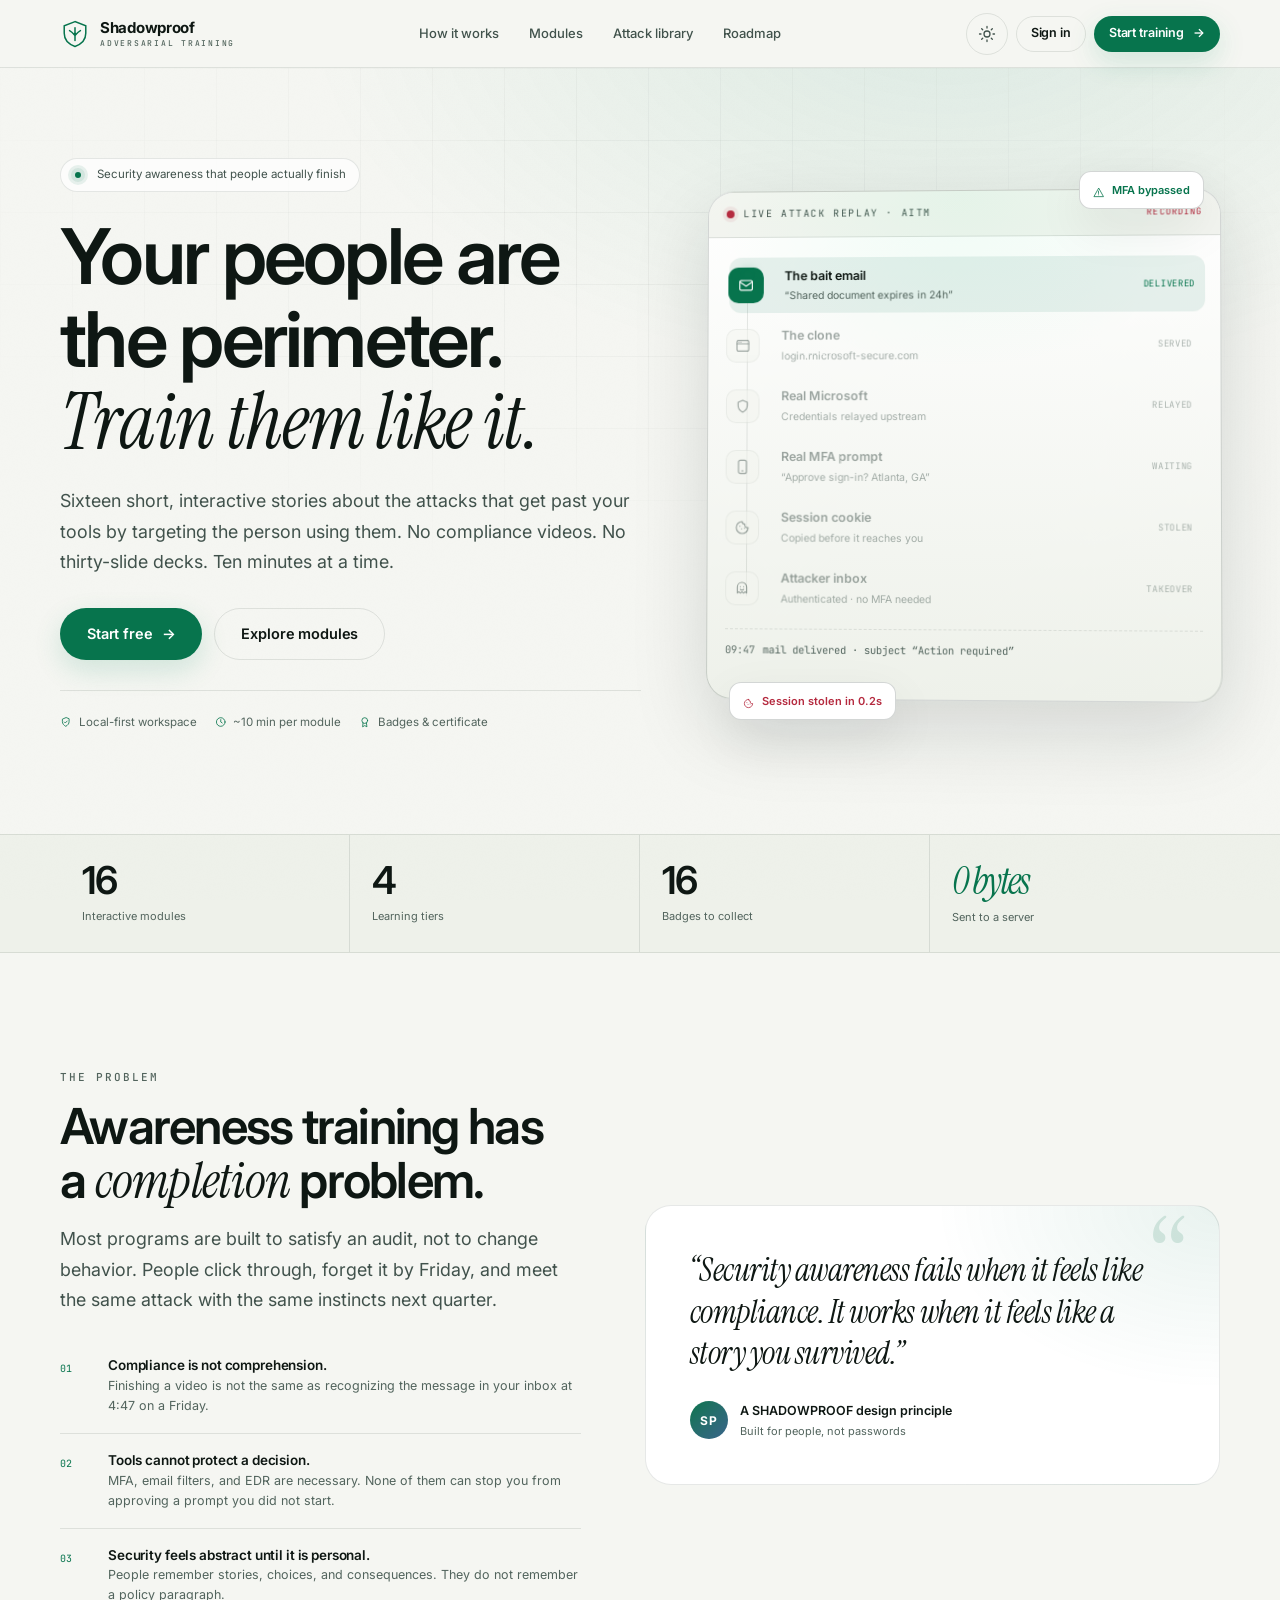
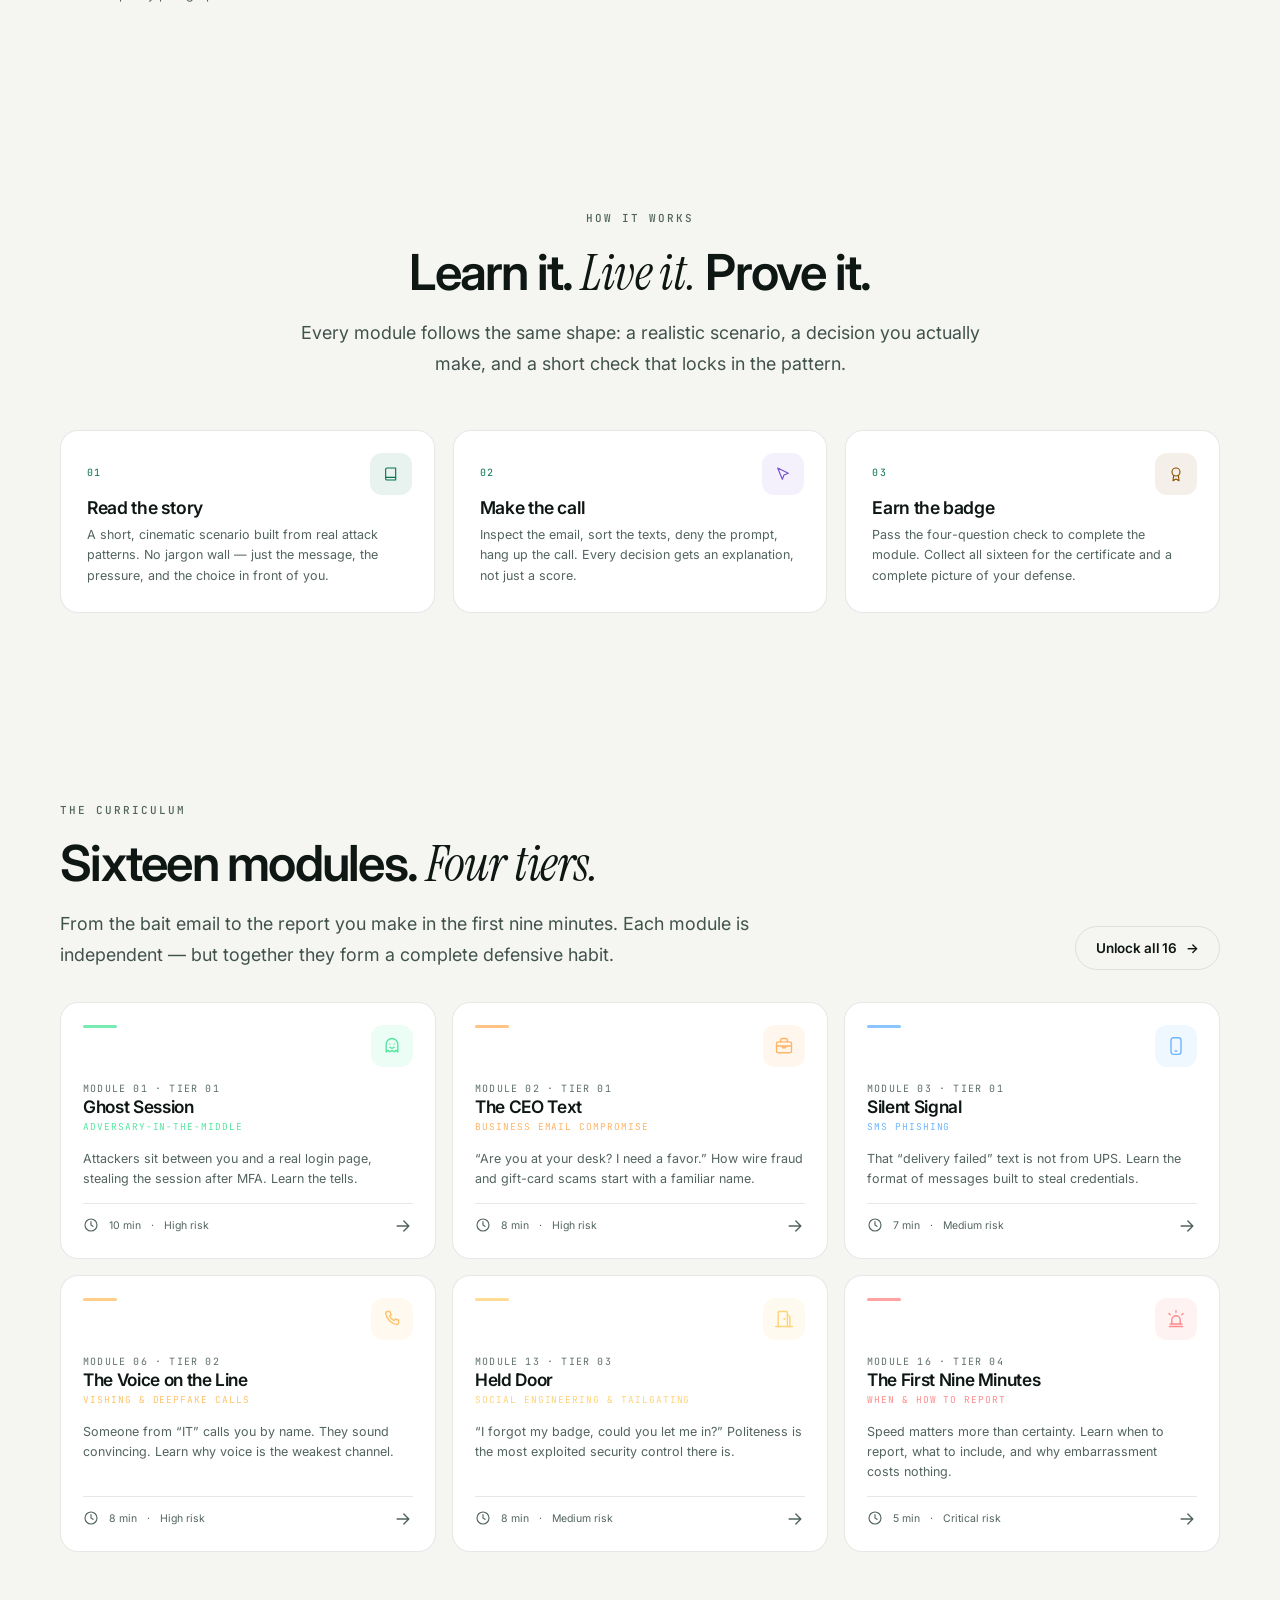
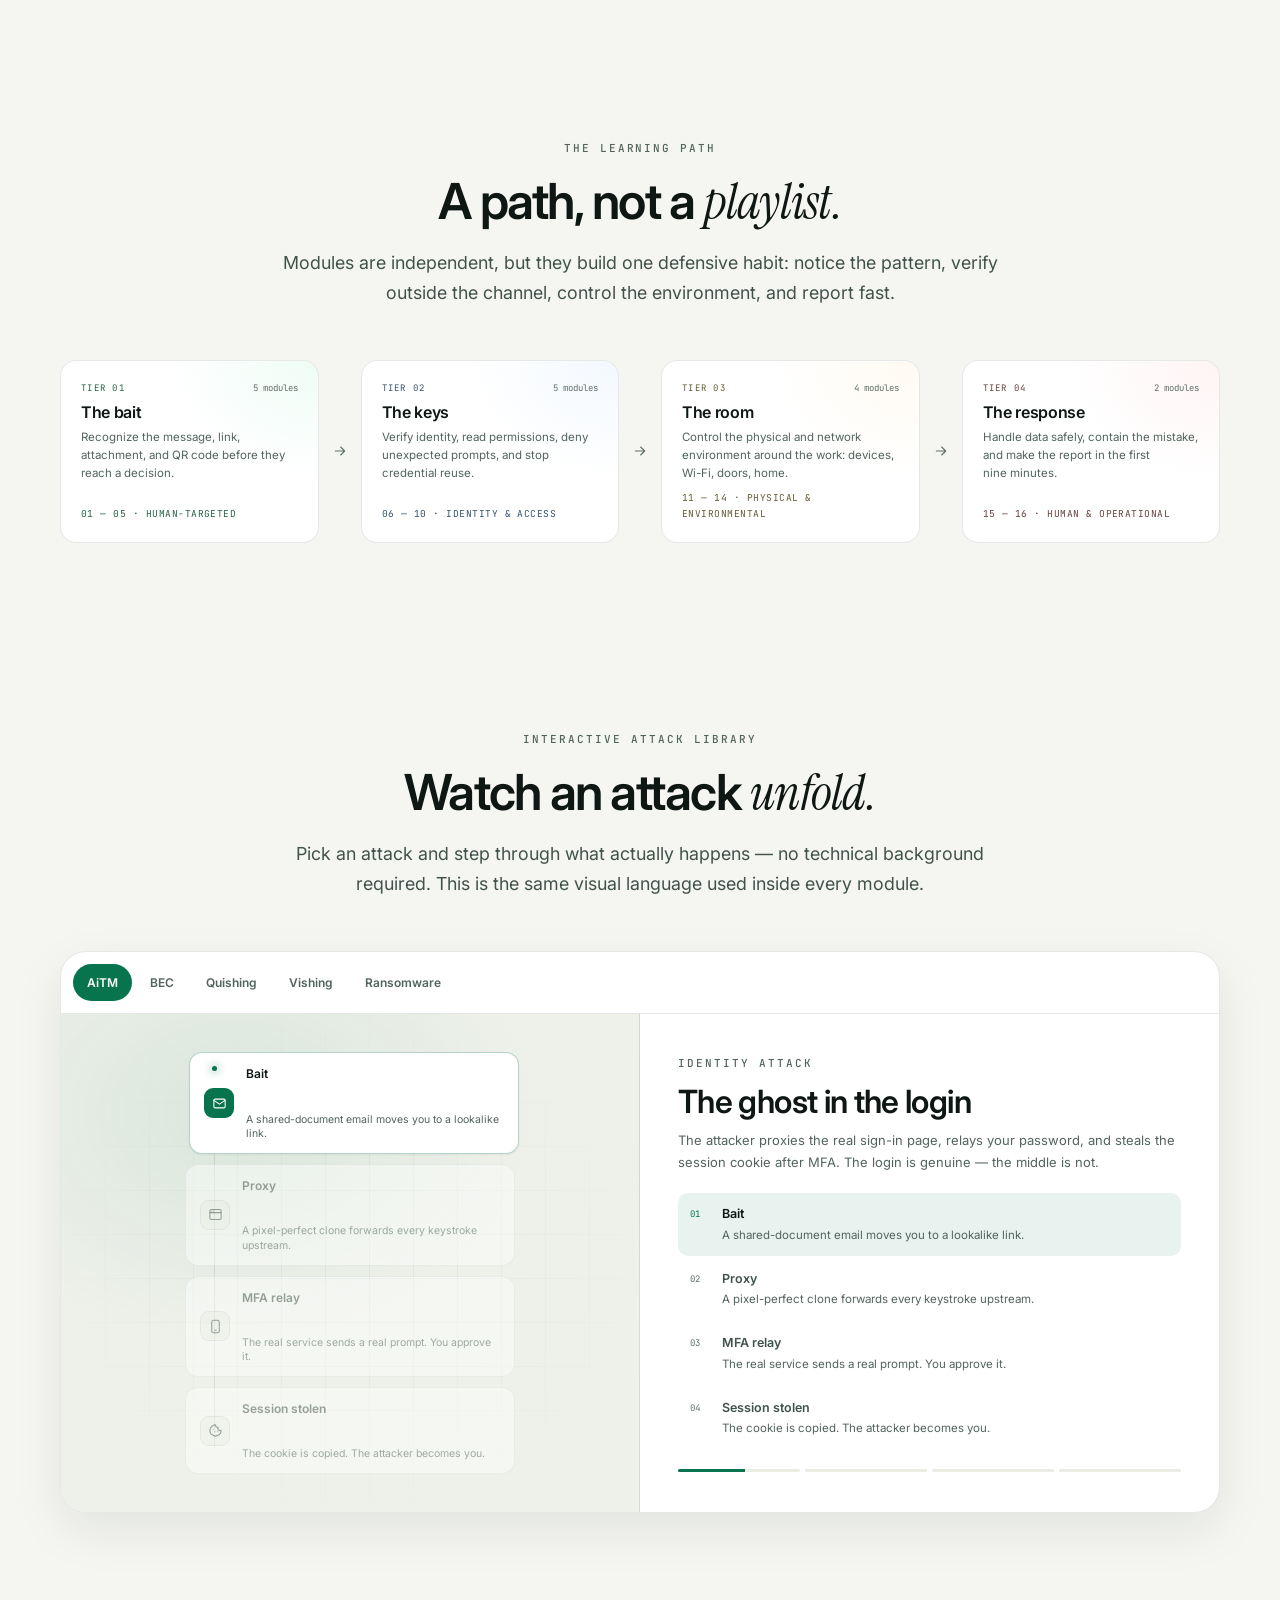
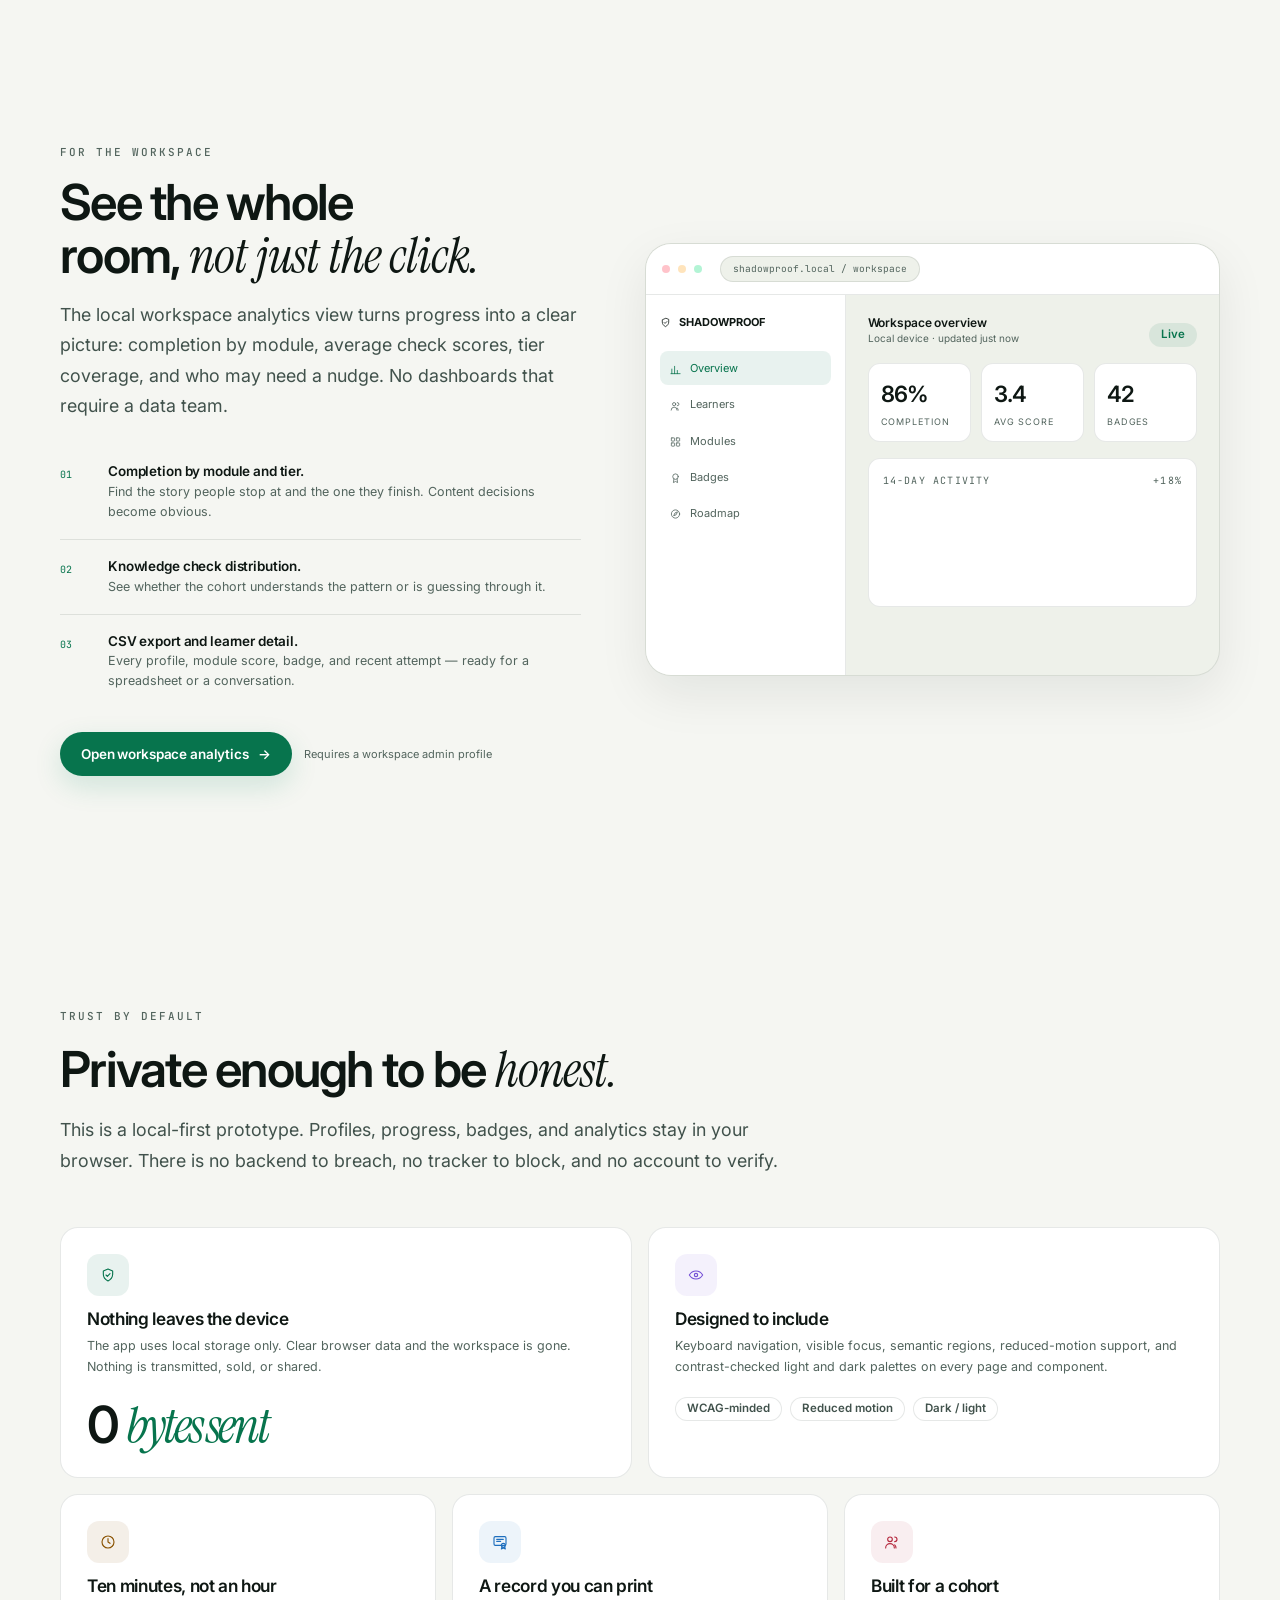
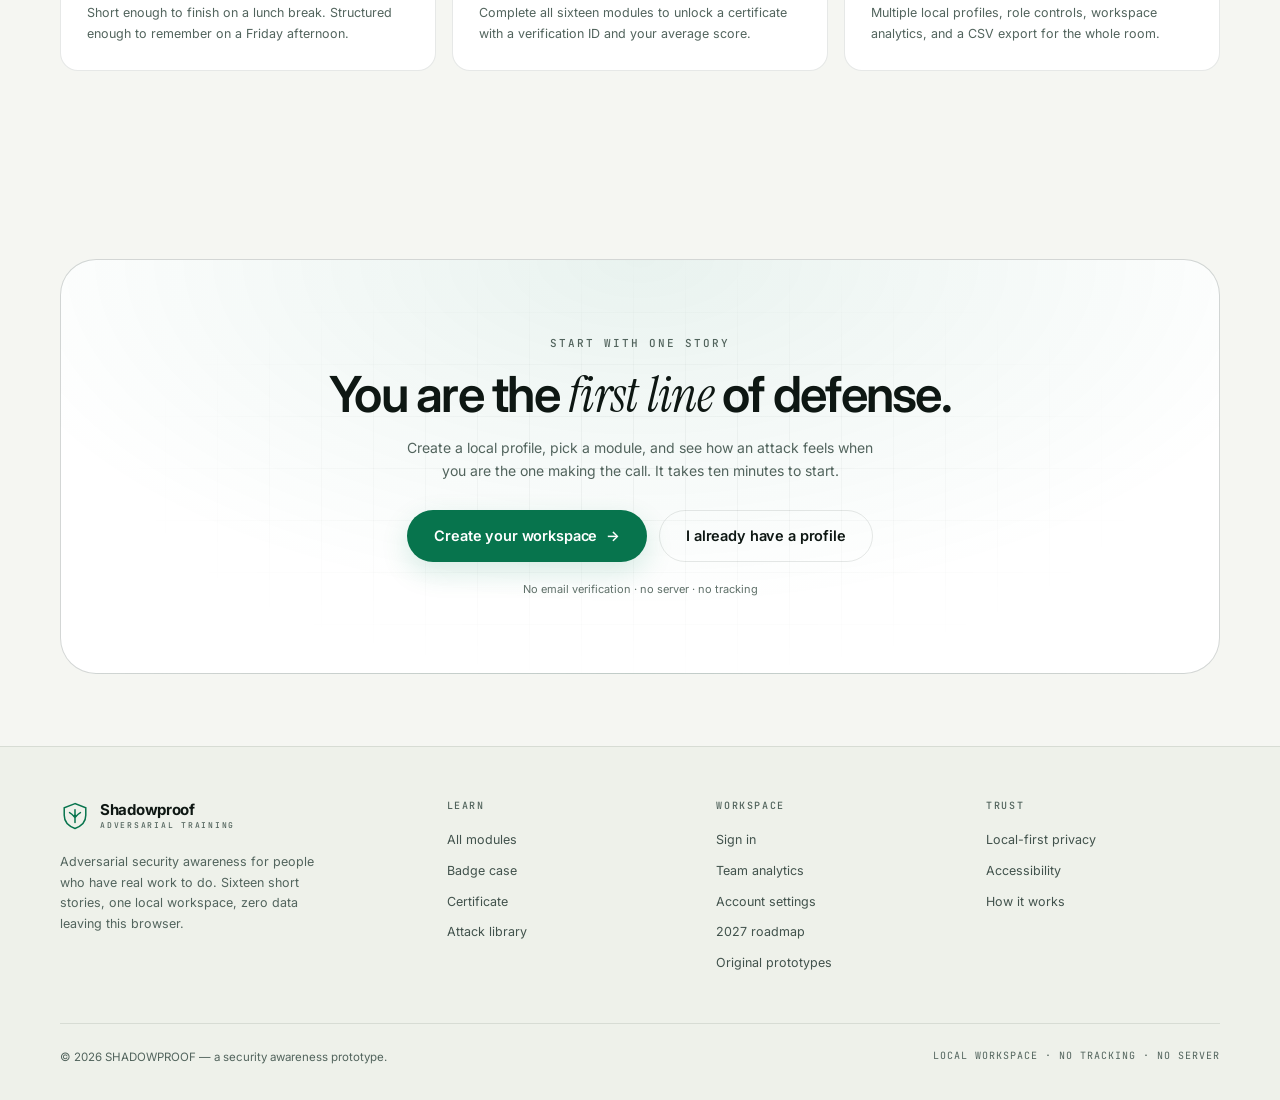
<file: index.html>
<!DOCTYPE html>
<html lang="en" data-theme="dark">
<head>
  <meta charset="UTF-8">
  <meta name="viewport" content="width=device-width, initial-scale=1.0">
  <title>SHADOWPROOF — Security awareness people actually finish</title>
  <meta name="description" content="SHADOWPROOF is an interactive security awareness training suite for students and teams: sixteen short adversarial stories, knowledge checks, badges, and a local-first workspace.">
  <meta name="theme-color" content="#080b0c">
  <meta property="og:type" content="website">
  <meta property="og:title" content="SHADOWPROOF — Adversarial security awareness training">
  <meta property="og:description" content="Sixteen short, interactive stories about the attacks that get past tools by targeting people. Local-first, accessible, and free for cybersecurity students.">
  <meta property="og:url" content="https://esperkro.github.io/AiTM/">
  <meta property="og:image" content="https://esperkro.github.io/AiTM/assets/images/screenshot-landing.png">
  <meta name="twitter:card" content="summary_large_image">
  <link rel="canonical" href="https://esperkro.github.io/AiTM/">
  <link rel="icon" href="assets/images/favicon.svg" type="image/svg+xml">
  <link rel="preconnect" href="https://fonts.googleapis.com">
  <link rel="preconnect" href="https://fonts.gstatic.com" crossorigin>
  <link href="https://fonts.googleapis.com/css2?family=Inter:wght@400;500;600;700&family=Instrument+Serif:ital@0;1&family=JetBrains+Mono:wght@400;500;600&display=swap" rel="stylesheet">
  <link rel="stylesheet" href="assets/css/tokens.css">
  <link rel="stylesheet" href="assets/css/base.css">
  <link rel="stylesheet" href="assets/css/landing.css">
  <link rel="stylesheet" href="assets/css/path.css">
  <script src="assets/js/theme.js"></script>
</head>
<body>
  <a class="skip-link" href="#main">Skip to content</a>
  <div id="siteHeader"></div>

  <main id="main">
    <section class="hero">
      <div class="container hero-inner">
        <div class="hero-copy">
          <div class="hero-badge"><span class="pulse"></span> Security awareness that people actually finish</div>
          <h1>Your people are the perimeter.<br><span class="serif">Train them like it.</span></h1>
          <p class="lede">Sixteen short, interactive stories about the attacks that get past your tools by targeting the person using them. No compliance videos. No thirty-slide decks. Ten minutes at a time.</p>
          <div class="hero-cta">
            <a class="btn btn-primary btn-lg" id="heroPrimary" href="signin.html?mode=register">Start free <span class="arrow">→</span></a>
            <a class="btn btn-ghost btn-lg" id="heroSecondary" href="#modules">Explore modules</a>
          </div>
          <div class="hero-trust">
            <span><span class="inline-icon" data-icon="shieldCheck"></span> Local-first workspace</span>
            <span><span class="inline-icon" data-icon="clock"></span> ~10 min per module</span>
            <span><span class="inline-icon" data-icon="award"></span> Badges &amp; certificate</span>
          </div>
        </div>

        <div class="hero-stage" aria-hidden="true">
          <div class="float-card float-a"><span class="inline-icon" data-icon="alert"></span> MFA bypassed</div>
          <div class="float-card float-b"><span class="inline-icon" data-icon="cookie"></span> Session stolen in 0.2s</div>
          <div class="trace-card">
            <div class="trace-head">
              <div class="left"><span class="rec"></span><span class="title">Live attack replay · AiTM</span></div>
              <span class="live">RECORDING</span>
            </div>
            <div class="trace-body" id="heroTrace">
              <div class="trace-flow">
                <div class="trace-row"><span class="node"></span><div><div class="label">Loading session trace…</div><div class="sub">One moment</div></div><span class="state">…</span></div>
              </div>
              <div class="trace-log" id="traceLog"></div>
            </div>
          </div>
        </div>
      </div>
    </section>

    <section class="stat-band" aria-label="Project statistics">
      <div class="container">
        <div class="stat-cell"><div class="num"><span data-count="16">16</span></div><div class="lab">Interactive modules</div></div>
        <div class="stat-cell"><div class="num"><span data-count="4">4</span></div><div class="lab">Learning tiers</div></div>
        <div class="stat-cell"><div class="num"><span data-count="16">16</span></div><div class="lab">Badges to collect</div></div>
        <div class="stat-cell"><div class="num"><em>0&nbsp;bytes</em></div><div class="lab">Sent to a server</div></div>
      </div>
    </section>

    <section class="section" id="problem">
      <div class="container split">
        <div>
          <div class="eyebrow">The problem</div>
          <h2 style="margin-top:14px">Awareness training has a <span class="serif">completion</span> problem.</h2>
          <p class="lede" style="margin-top:16px">Most programs are built to satisfy an audit, not to change behavior. People click through, forget it by Friday, and meet the same attack with the same instincts next quarter.</p>
          <div class="problem-list">
            <div class="problem-item"><span class="num">01</span><div><h4>Compliance is not comprehension.</h4><p>Finishing a video is not the same as recognizing the message in your inbox at 4:47 on a Friday.</p></div></div>
            <div class="problem-item"><span class="num">02</span><div><h4>Tools cannot protect a decision.</h4><p>MFA, email filters, and EDR are necessary. None of them can stop you from approving a prompt you did not start.</p></div></div>
            <div class="problem-item"><span class="num">03</span><div><h4>Security feels abstract until it is personal.</h4><p>People remember stories, choices, and consequences. They do not remember a policy paragraph.</p></div></div>
          </div>
        </div>
        <div class="quote-card">
          <blockquote>“Security awareness fails when it feels like compliance. It works when it feels like a story you survived.”</blockquote>
          <div class="who">
            <span class="avatar">SP</span>
            <div><div class="name">A SHADOWPROOF design principle</div><div class="role">Built for people, not passwords</div></div>
          </div>
        </div>
      </div>
    </section>

    <section class="section-sm" id="how">
      <div class="container">
        <div class="section-head center">
          <div class="eyebrow">How it works</div>
          <h2>Learn it. <span class="serif">Live it.</span> Prove it.</h2>
          <p class="lede">Every module follows the same shape: a realistic scenario, a decision you actually make, and a short check that locks in the pattern.</p>
        </div>
        <div class="steps">
          <article class="step-card" data-reveal>
            <span class="icon-box accent"><span class="inline-icon" data-icon="book"></span></span>
            <h3>Read the story</h3>
            <p>A short, cinematic scenario built from real attack patterns. No jargon wall — just the message, the pressure, and the choice in front of you.</p>
          </article>
          <article class="step-card" data-reveal data-reveal-delay="1">
            <span class="icon-box violet"><span class="inline-icon" data-icon="cursor"></span></span>
            <h3>Make the call</h3>
            <p>Inspect the email, sort the texts, deny the prompt, hang up the call. Every decision gets an explanation, not just a score.</p>
          </article>
          <article class="step-card" data-reveal data-reveal-delay="2">
            <span class="icon-box warn"><span class="inline-icon" data-icon="award"></span></span>
            <h3>Earn the badge</h3>
            <p>Pass the four-question check to complete the module. Collect all sixteen for the certificate and a complete picture of your defense.</p>
          </article>
        </div>
      </div>
    </section>

    <section class="section" id="modules">
      <div class="container">
        <div class="between" style="align-items:flex-end;margin-bottom:32px">
          <div class="section-head" style="margin-bottom:0">
            <div class="eyebrow">The curriculum</div>
            <h2>Sixteen modules. <span class="serif">Four tiers.</span></h2>
            <p class="lede">From the bait email to the report you make in the first nine minutes. Each module is independent — but together they form a complete defensive habit.</p>
          </div>
          <a class="btn btn-ghost" href="signin.html?mode=register">Unlock all 16 <span class="arrow">→</span></a>
        </div>
        <div class="module-preview-grid" id="modulePreview"></div>
      </div>
    </section>

    <section class="section-sm" id="path">
      <div class="container">
        <div class="section-head center">
          <div class="eyebrow">The learning path</div>
          <h2>A path, not a <span class="serif">playlist.</span></h2>
          <p class="lede">Modules are independent, but they build one defensive habit: notice the pattern, verify outside the channel, control the environment, and report fast.</p>
        </div>
        <div class="learning-path">
          <a class="path-tier" href="signin.html?mode=register" style="--pt:#57e6a1" data-reveal>
            <div class="pt-top"><span class="pt-num">TIER 01</span><span class="pt-count">5 modules</span></div>
            <h3>The bait</h3>
            <p>Recognize the message, link, attachment, and QR code before they reach a decision.</p>
            <span class="pt-mods">01 — 05 · HUMAN-TARGETED</span>
          </a>
          <span class="path-arrow"><span class="inline-icon" data-icon="arrowRight"></span></span>
          <a class="path-tier" href="signin.html?mode=register" style="--pt:#7fb8ff" data-reveal data-reveal-delay="1">
            <div class="pt-top"><span class="pt-num">TIER 02</span><span class="pt-count">5 modules</span></div>
            <h3>The keys</h3>
            <p>Verify identity, read permissions, deny unexpected prompts, and stop credential reuse.</p>
            <span class="pt-mods">06 — 10 · IDENTITY &amp; ACCESS</span>
          </a>
          <span class="path-arrow"><span class="inline-icon" data-icon="arrowRight"></span></span>
          <a class="path-tier" href="signin.html?mode=register" style="--pt:#ffcf7a" data-reveal data-reveal-delay="2">
            <div class="pt-top"><span class="pt-num">TIER 03</span><span class="pt-count">4 modules</span></div>
            <h3>The room</h3>
            <p>Control the physical and network environment around the work: devices, Wi-Fi, doors, home.</p>
            <span class="pt-mods">11 — 14 · PHYSICAL &amp; ENVIRONMENTAL</span>
          </a>
          <span class="path-arrow"><span class="inline-icon" data-icon="arrowRight"></span></span>
          <a class="path-tier" href="signin.html?mode=register" style="--pt:#ff8b8b" data-reveal data-reveal-delay="3">
            <div class="pt-top"><span class="pt-num">TIER 04</span><span class="pt-count">2 modules</span></div>
            <h3>The response</h3>
            <p>Handle data safely, contain the mistake, and make the report in the first nine minutes.</p>
            <span class="pt-mods">15 — 16 · HUMAN &amp; OPERATIONAL</span>
          </a>
        </div>
      </div>
    </section>

    <section class="section" id="explainer">
      <div class="container">
        <div class="section-head center">
          <div class="eyebrow">Interactive attack library</div>
          <h2>Watch an attack <span class="serif">unfold.</span></h2>
          <p class="lede">Pick an attack and step through what actually happens — no technical background required. This is the same visual language used inside every module.</p>
        </div>
        <div class="explainer" data-reveal>
          <div class="explainer-tabs" id="explainTabs" role="group" aria-label="Attack types"></div>
          <div class="explainer-body">
            <div class="explainer-visual">
              <div class="mini-flow" id="explainFlow"></div>
            </div>
            <div class="explainer-copy" id="explainCopy"></div>
          </div>
        </div>
      </div>
    </section>

    <section class="section" id="teams">
      <div class="container split">
        <div>
          <div class="eyebrow">For the workspace</div>
          <h2 style="margin-top:14px">See the whole room, <span class="serif">not just the click.</span></h2>
          <p class="lede" style="margin-top:16px">The local workspace analytics view turns progress into a clear picture: completion by module, average check scores, tier coverage, and who may need a nudge. No dashboards that require a data team.</p>
          <div class="problem-list">
            <div class="problem-item"><span class="num">01</span><div><h4>Completion by module and tier.</h4><p>Find the story people stop at and the one they finish. Content decisions become obvious.</p></div></div>
            <div class="problem-item"><span class="num">02</span><div><h4>Knowledge check distribution.</h4><p>See whether the cohort understands the pattern or is guessing through it.</p></div></div>
            <div class="problem-item"><span class="num">03</span><div><h4>CSV export and learner detail.</h4><p>Every profile, module score, badge, and recent attempt — ready for a spreadsheet or a conversation.</p></div></div>
          </div>
          <div class="row" style="margin-top:24px">
            <a class="btn btn-primary" href="admin.html">Open workspace analytics <span class="arrow">→</span></a>
            <span class="fine muted" style="font-size:11px">Requires a workspace admin profile</span>
          </div>
        </div>
        <div class="platform" aria-hidden="true">
          <div class="platform-bar"><span class="d"></span><span class="d"></span><span class="d"></span><span class="url">shadowproof.local / workspace</span></div>
          <div class="platform-body">
            <div class="platform-side">
              <div class="ps-brand"><span class="inline-icon" data-icon="shieldCheck"></span> SHADOWPROOF</div>
              <div class="ps-item active"><span class="inline-icon" data-icon="chart"></span> Overview</div>
              <div class="ps-item"><span class="inline-icon" data-icon="users"></span> Learners</div>
              <div class="ps-item"><span class="inline-icon" data-icon="grid"></span> Modules</div>
              <div class="ps-item"><span class="inline-icon" data-icon="award"></span> Badges</div>
              <div class="ps-item"><span class="inline-icon" data-icon="compass"></span> Roadmap</div>
            </div>
            <div class="platform-main">
              <div class="pm-row"><div><h4>Workspace overview</h4><div class="sub">Local device · updated just now</div></div><span class="pill pill-accent">Live</span></div>
              <div class="pm-kpis">
                <div class="pm-kpi"><div class="v">86%</div><div class="l">Completion</div></div>
                <div class="pm-kpi"><div class="v">3.4</div><div class="l">Avg score</div></div>
                <div class="pm-kpi"><div class="v">42</div><div class="l">Badges</div></div>
              </div>
              <div class="pm-chart">
                <div class="between"><span class="tag">14-day activity</span><span class="tag">+18%</span></div>
                <div class="bars" id="pmBars"></div>
              </div>
            </div>
          </div>
        </div>
      </div>
    </section>

    <section class="section" id="privacy">
      <div class="container">
        <div class="section-head">
          <div class="eyebrow">Trust by default</div>
          <h2>Private enough to be <span class="serif">honest.</span></h2>
          <p class="lede">This is a local-first prototype. Profiles, progress, badges, and analytics stay in your browser. There is no backend to breach, no tracker to block, and no account to verify.</p>
        </div>
        <div class="bento">
          <article class="bento-card span-3" data-reveal>
            <span class="icon-box accent"><span class="inline-icon" data-icon="shieldCheck"></span></span>
            <h3>Nothing leaves the device</h3>
            <p>The app uses local storage only. Clear browser data and the workspace is gone. Nothing is transmitted, sold, or shared.</p>
            <div class="big-num" style="margin-top:22px">0 <em>bytes sent</em></div>
          </article>
          <article class="bento-card span-3" id="accessibility" data-reveal data-reveal-delay="1">
            <span class="icon-box violet"><span class="inline-icon" data-icon="eye"></span></span>
            <h3>Designed to include</h3>
            <p>Keyboard navigation, visible focus, semantic regions, reduced-motion support, and contrast-checked light and dark palettes on every page and component.</p>
            <div class="row" style="margin-top:20px;gap:8px"><span class="pill">WCAG-minded</span><span class="pill">Reduced motion</span><span class="pill">Dark / light</span></div>
          </article>
          <article class="bento-card span-2" data-reveal>
            <span class="icon-box warn"><span class="inline-icon" data-icon="clock"></span></span>
            <h3>Ten minutes, not an hour</h3>
            <p>Short enough to finish on a lunch break. Structured enough to remember on a Friday afternoon.</p>
          </article>
          <article class="bento-card span-2" data-reveal data-reveal-delay="1">
            <span class="icon-box info"><span class="inline-icon" data-icon="certificate"></span></span>
            <h3>A record you can print</h3>
            <p>Complete all sixteen modules to unlock a certificate with a verification ID and your average score.</p>
          </article>
          <article class="bento-card span-2" data-reveal data-reveal-delay="2">
            <span class="icon-box danger"><span class="inline-icon" data-icon="users"></span></span>
            <h3>Built for a cohort</h3>
            <p>Multiple local profiles, role controls, workspace analytics, and a CSV export for the whole room.</p>
          </article>
        </div>
      </div>
    </section>

    <section class="section-sm">
      <div class="container">
        <div class="cta-band" data-reveal>
          <div class="eyebrow" style="justify-content:center;display:flex;margin-bottom:16px">Start with one story</div>
          <h2>You are the <span class="serif">first line</span> of defense.</h2>
          <p>Create a local profile, pick a module, and see how an attack feels when you are the one making the call. It takes ten minutes to start.</p>
          <div class="row">
            <a class="btn btn-primary btn-lg" href="signin.html?mode=register">Create your workspace <span class="arrow">→</span></a>
            <a class="btn btn-ghost btn-lg" href="signin.html">I already have a profile</a>
          </div>
          <div class="fine">No email verification · no server · no tracking</div>
        </div>
      </div>
    </section>
  </main>

  <div id="siteFooter"></div>

  <script src="data/tier1.js"></script>
  <script src="data/tier2.js"></script>
  <script src="data/tier3.js"></script>
  <script src="data/tier4.js"></script>
  <script src="data/curriculum.js"></script>
  <script src="assets/js/icons.js"></script>
  <script src="assets/js/store.js"></script>
  <script src="assets/js/ui.js"></script>
  <script src="assets/js/landing.js"></script>
</body>
</html>
</file>
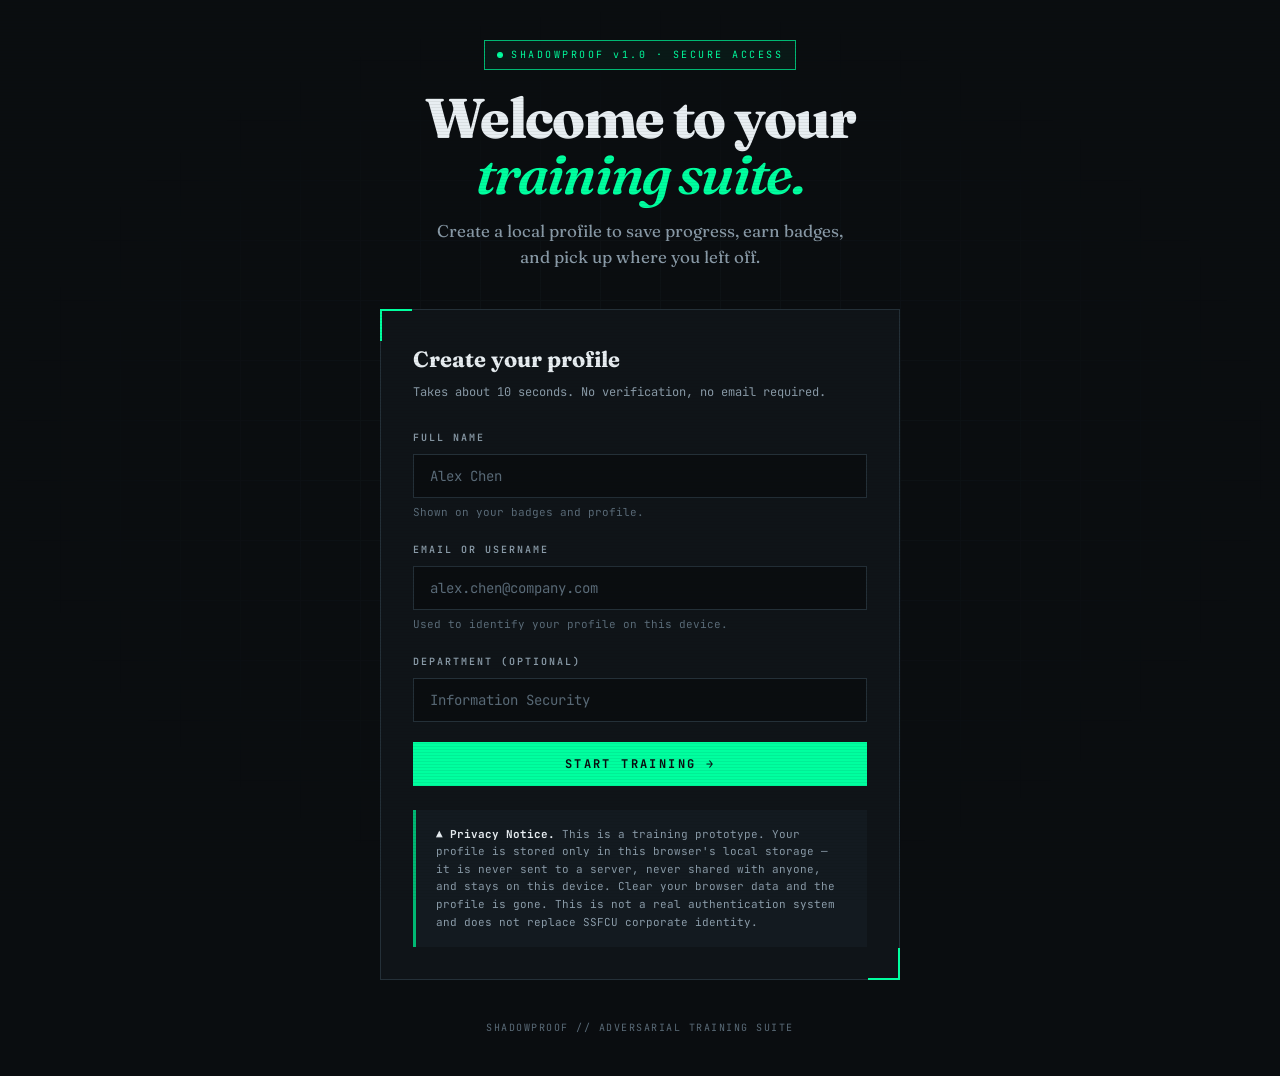
<file: legacy/index.html>
<!DOCTYPE html>
<html lang="en">
<head>
<meta charset="UTF-8">
<meta name="viewport" content="width=device-width, initial-scale=1.0">
<title>SHADOWPROOF // Cybersecurity Training Suite</title>
<link rel="preconnect" href="https://fonts.googleapis.com">
<link rel="preconnect" href="https://fonts.gstatic.com" crossorigin>
<link href="https://fonts.googleapis.com/css2?family=JetBrains+Mono:wght@400;500;700;800&family=Fraunces:ital,wght@0,400;0,600;0,800;1,600&display=swap" rel="stylesheet">
<style>
  :root {
    --bg: #0a0d10;
    --bg-2: #0f1418;
    --surface: #131a20;
    --surface-2: #1a232b;
    --border: #243038;
    --text: #e8eef2;
    --text-dim: #8a9ba8;
    --text-muted: #5a6b78;
    --accent: #00ff9f;
    --accent-dim: #00b873;
    --danger: #ff4757;
    --warn: #ffb84d;
    --info: #5ab9ff;
    --purple: #b48fff;
  }
  * { box-sizing: border-box; margin: 0; padding: 0; }
  html, body {
    background: var(--bg); color: var(--text);
    font-family: 'JetBrains Mono', monospace; font-size: 14px;
    line-height: 1.6; min-height: 100vh; overflow-x: hidden;
  }
  body::before {
    content:''; position:fixed; inset:0;
    background-image: repeating-linear-gradient(0deg, rgba(0,0,0,0.15) 0px, rgba(0,0,0,0.15) 1px, transparent 1px, transparent 3px);
    pointer-events:none; z-index:1000; opacity:0.4; mix-blend-mode:multiply;
  }

  .profile-bar {
    position: sticky; top: 0; z-index: 100;
    background: rgba(10, 13, 16, 0.95); backdrop-filter: blur(10px);
    border-bottom: 1px solid var(--border);
    padding: 12px 24px; display: flex; justify-content: space-between; align-items: center;
    font-size: 11px; letter-spacing: 0.1em;
  }
  .profile-bar-left { display: flex; gap: 24px; align-items: center; }
  .logo { color: var(--accent); font-weight: 800; letter-spacing: 0.15em; text-transform: uppercase; }
  .logo::before { content: '◉ '; animation: pulse 2s infinite; }
  @keyframes pulse { 0%,100%{opacity:1;} 50%{opacity:0.3;} }
  .status-pill { padding: 4px 10px; border: 1px solid var(--border); font-size: 10px; color: var(--text-dim); text-transform: uppercase; }

  .profile-bar-right {
    display: flex; gap: 20px; align-items: center;
  }
  .profile-info {
    display: flex; align-items: center; gap: 12px;
    padding: 6px 14px; border: 1px solid var(--border);
    background: var(--surface);
  }
  .profile-avatar {
    width: 24px; height: 24px; border-radius: 50%;
    background: var(--accent); color: var(--bg);
    display: flex; align-items: center; justify-content: center;
    font-weight: 800; font-size: 12px;
  }
  .profile-name {
    color: var(--text); font-weight: 500; text-transform: none; letter-spacing: 0;
  }
  .profile-dept {
    color: var(--text-muted); font-size: 10px;
    text-transform: uppercase; letter-spacing: 0.15em;
  }
  .signout-btn {
    background: transparent; border: 1px solid var(--border);
    color: var(--text-dim); padding: 6px 12px;
    font-family: inherit; font-size: 10px;
    letter-spacing: 0.15em; text-transform: uppercase;
    cursor: pointer;
  }
  .signout-btn:hover { border-color: var(--danger); color: var(--danger); }

  .resume-banner {
    background: linear-gradient(90deg, rgba(0,255,159,0.1), transparent);
    border-bottom: 1px solid var(--accent-dim);
    padding: 16px 48px; display: flex; justify-content: space-between; align-items: center;
    gap: 20px;
  }
  .resume-banner .resume-msg {
    font-family: 'Fraunces', serif; font-size: 16px; color: var(--text);
  }
  .resume-banner .italic { font-style: italic; color: var(--accent); }
  .resume-banner .resume-cta {
    padding: 10px 20px; background: var(--accent); color: var(--bg);
    border: none; font-family: inherit; font-size: 11px;
    letter-spacing: 0.2em; text-transform: uppercase; font-weight: 700;
    cursor: pointer; text-decoration: none;
  }
  .resume-banner .resume-cta:hover { background: var(--text); box-shadow: 0 0 20px rgba(0,255,159,0.4); }

  .hero {
    min-height: 60vh; display: flex; flex-direction: column; justify-content: center;
    padding: 60px 48px 40px; position: relative; overflow: hidden;
    border-bottom: 1px solid var(--border);
  }
  .hero-grid {
    position: absolute; inset: 0;
    background-image: linear-gradient(var(--border) 1px, transparent 1px), linear-gradient(90deg, var(--border) 1px, transparent 1px);
    background-size: 60px 60px; opacity: 0.15;
    mask-image: radial-gradient(ellipse at center, black 30%, transparent 70%);
  }
  .hero-content { position: relative; z-index: 1; max-width: 1400px; margin: 0 auto; width: 100%; }
  .hero-tag {
    display: inline-flex; align-items: center; gap: 8px; font-size: 11px;
    letter-spacing: 0.2em; color: var(--accent); margin-bottom: 32px;
    padding: 6px 12px; border: 1px solid var(--accent-dim);
    background: rgba(0, 255, 159, 0.05); width: fit-content;
  }
  .hero-tag::before { content:''; width:6px; height:6px; background: var(--accent); border-radius:50%; animation: pulse 1.5s infinite; }
  h1.title {
    font-family: 'Fraunces', serif; font-size: clamp(56px, 9vw, 130px);
    line-height: 0.92; font-weight: 800; letter-spacing: -0.04em; margin-bottom: 24px;
  }
  h1.title .italic { font-style: italic; font-weight: 600; color: var(--accent); }
  .hero-sub {
    font-family: 'Fraunces', serif; font-size: clamp(18px, 1.6vw, 22px);
    color: var(--text-dim); max-width: 780px; margin: 32px 0 48px; line-height: 1.5;
  }
  .hero-stats {
    display: grid; grid-template-columns: repeat(auto-fit, minmax(180px, 1fr));
    gap: 1px; background: var(--border); max-width: 900px;
  }
  .stat-cell { background: var(--bg); padding: 16px 20px; }
  .stat-cell .label { font-size: 10px; color: var(--text-muted); letter-spacing: 0.15em; text-transform: uppercase; margin-bottom: 6px; }
  .stat-cell .value { font-size: 22px; color: var(--text); font-weight: 500; font-family: 'Fraunces', serif; }
  .stat-cell .value.accent { color: var(--accent); }

  .section {
    padding: 60px 48px;
    max-width: 1400px;
    margin: 0 auto;
  }
  .section-title {
    font-family: 'Fraunces', serif;
    font-size: clamp(32px, 4vw, 52px);
    line-height: 1;
    font-weight: 800;
    letter-spacing: -0.02em;
    margin-bottom: 12px;
  }
  .section-title .italic { font-style: italic; font-weight: 600; color: var(--accent); }

  .module-grid {
    display: grid;
    grid-template-columns: repeat(auto-fill, minmax(320px, 1fr));
    gap: 1px;
    background: var(--border);
    border: 1px solid var(--border);
  }
  .module-card {
    background: var(--bg-2);
    padding: 28px 24px;
    text-decoration: none;
    color: inherit;
    display: flex;
    flex-direction: column;
    gap: 12px;
    position: relative;
    transition: all 0.25s ease;
    min-height: 240px;
    cursor: pointer;
  }
  .module-card:hover {
    background: var(--surface);
    transform: translateY(-2px);
  }

  .module-card-top {
    display: flex; justify-content: space-between; align-items: start; margin-bottom: 8px;
  }
  .module-num {
    font-size: 11px; color: var(--text-muted);
    letter-spacing: 0.2em; font-weight: 700;
  }
  .module-status {
    font-size: 9px; letter-spacing: 0.15em;
    padding: 3px 8px; border: 1px solid var(--border);
    color: var(--text-muted); text-transform: uppercase;
  }
  .module-status.complete { border-color: var(--accent); color: var(--accent); background: rgba(0,255,159,0.08); }
  .module-status.available { border-color: var(--info); color: var(--info); }
  .module-status.coming { border-color: var(--text-muted); color: var(--text-muted); }
  .module-card.locked { opacity: 0.5; cursor: not-allowed; pointer-events: none; }
  .module-card.locked:hover { transform: none; background: var(--bg-2); box-shadow: none; }

  .module-icon {
    font-size: 32px;
    line-height: 1;
    margin-bottom: 4px;
  }
  .module-title {
    font-family: 'Fraunces', serif;
    font-size: 22px;
    line-height: 1.1;
    font-weight: 700;
    color: var(--text);
    letter-spacing: -0.01em;
  }
  .module-title .italic { font-style: italic; color: var(--accent); font-weight: 600; }
  .module-desc {
    font-size: 12px;
    color: var(--text-dim);
    line-height: 1.5;
    flex: 1;
  }
  .module-meta {
    display: flex; gap: 16px; font-size: 10px;
    color: var(--text-muted); letter-spacing: 0.1em;
    text-transform: uppercase; margin-top: 8px;
    padding-top: 12px; border-top: 1px solid var(--border);
  }
  .module-meta .risk-hi { color: var(--danger); }
  .module-meta .risk-md { color: var(--warn); }
  .module-meta .risk-lo { color: var(--info); }

  .cat-label {
    font-size: 10px; letter-spacing: 0.2em;
    color: var(--text-muted); margin-bottom: 20px;
    padding-bottom: 12px; border-bottom: 1px solid var(--border);
    display: flex; align-items: center; gap: 12px;
    text-transform: uppercase;
  }
  .cat-label::before { content: '◆'; color: var(--accent); }

  .progress-summary {
    background: var(--surface); border: 1px solid var(--border);
    padding: 24px 28px; margin-bottom: 48px;
    display: flex; align-items: center; justify-content: space-between; gap: 24px;
    flex-wrap: wrap;
  }
  .progress-info { flex: 1; min-width: 200px; }
  .progress-label { font-size: 11px; color: var(--text-muted); letter-spacing: 0.15em; text-transform: uppercase; margin-bottom: 8px; }
  .progress-bar {
    height: 8px; background: var(--surface-2); border-radius: 4px; overflow: hidden;
    margin-top: 12px; position: relative;
  }
  .progress-fill {
    height: 100%; background: linear-gradient(90deg, var(--accent), var(--info));
    transition: width 0.6s ease; box-shadow: 0 0 12px var(--accent);
  }
  .progress-count {
    font-family: 'Fraunces', serif; font-size: 42px; font-weight: 800;
    color: var(--accent); line-height: 1;
  }
  .progress-count .total { color: var(--text-muted); font-size: 24px; }

  .badge-case {
    background: var(--surface); border: 1px solid var(--border);
    padding: 32px; margin: 48px 0;
  }
  .badge-case-header {
    display: flex; justify-content: space-between; align-items: end;
    padding-bottom: 20px; border-bottom: 1px dashed var(--border);
    margin-bottom: 24px;
  }
  .badge-case-title {
    font-family: 'Fraunces', serif; font-size: 32px; font-weight: 700;
    letter-spacing: -0.01em;
  }
  .badge-case-title .italic { font-style: italic; color: var(--accent); }
  .badge-case-count {
    font-family: 'Fraunces', serif; color: var(--text-dim);
    font-size: 14px; font-style: italic;
  }
  .badges-grid {
    display: grid; grid-template-columns: repeat(auto-fill, minmax(140px, 1fr));
    gap: 20px;
  }
  .badge-slot {
    display: flex; flex-direction: column; align-items: center;
    padding: 16px 12px; background: var(--bg-2);
    border: 1px solid var(--border);
    transition: all 0.2s;
  }
  .badge-slot.earned {
    border-color: var(--accent-dim);
    background: rgba(0, 255, 159, 0.03);
  }
  .badge-slot.earned:hover {
    border-color: var(--accent);
    box-shadow: 0 0 20px rgba(0, 255, 159, 0.15);
  }
  .badge-svg {
    width: 100px; height: 100px;
    opacity: 0.15;
    filter: grayscale(1);
    transition: all 0.3s;
  }
  .badge-slot.earned .badge-svg {
    opacity: 1;
    filter: none;
  }
  .badge-name {
    font-size: 10px; letter-spacing: 0.15em;
    color: var(--text-muted); text-transform: uppercase;
    text-align: center; margin-top: 8px;
    font-weight: 600;
  }
  .badge-slot.earned .badge-name {
    color: var(--accent);
  }
  .badge-date {
    font-size: 9px; color: var(--text-muted);
    margin-top: 4px; letter-spacing: 0.1em;
  }

  .reset-btn {
    padding: 10px 16px; background: transparent;
    border: 1px solid var(--border); color: var(--text-dim);
    font-family: inherit; font-size: 10px; letter-spacing: 0.15em;
    text-transform: uppercase; cursor: pointer; transition: all 0.2s;
  }
  .reset-btn:hover { border-color: var(--danger); color: var(--danger); }

  footer {
    padding: 40px 48px; text-align: center; color: var(--text-muted);
    font-size: 11px; letter-spacing: 0.1em; text-transform: uppercase;
    border-top: 1px solid var(--border); margin-top: 40px;
  }

  @media (max-width: 768px) {
    .hero { padding: 40px 20px 30px; }
    .section { padding: 40px 20px; }
    .profile-bar { padding: 10px 16px; flex-wrap: wrap; gap: 12px; }
    .profile-bar-right { width: 100%; justify-content: space-between; }
    .resume-banner { padding: 12px 20px; flex-direction: column; align-items: start; }
  }
</style>
</head>
<body>

<div class="profile-bar">
  <div class="profile-bar-left">
    <span class="logo">SHADOWPROOF</span>
    <span class="status-pill">TRAINING SUITE v1.0</span>
  </div>
  <div class="profile-bar-right">
    <div class="profile-info">
      <div class="profile-avatar" id="avatar">?</div>
      <div>
        <div class="profile-name" id="profileName">—</div>
        <div class="profile-dept" id="profileDept">—</div>
      </div>
    </div>
    <button class="signout-btn" onclick="signOut()">Sign Out</button>
  </div>
</div>

<div id="resumeBanner" style="display:none;"></div>

<section class="hero">
  <div class="hero-grid"></div>
  <div class="hero-content">
    <div class="hero-tag">CYBERSECURITY AWARENESS / END-USER PROGRAM</div>
    <h1 class="title">
      You are the<br>
      <span class="italic">first line</span><br>
      of defense.
    </h1>
    <p class="hero-sub">
      Every one of these attacks is designed to get past your company's security tools by targeting <strong style="color:var(--text)">you</strong> directly. Sixteen short, interactive modules. Each takes about ten minutes. Pass the knowledge check at the end to earn a badge for your profile.
    </p>
    <div class="hero-stats">
      <div class="stat-cell"><div class="label">Modules</div><div class="value">16</div></div>
      <div class="stat-cell"><div class="label">Avg Time / Module</div><div class="value">~10 min</div></div>
      <div class="stat-cell"><div class="label">Format</div><div class="value">Interactive</div></div>
      <div class="stat-cell"><div class="label">Badges Available</div><div class="value accent">16</div></div>
    </div>
  </div>
</section>

<div class="section">
  <div class="progress-summary">
    <div class="progress-info">
      <div class="progress-label">Your Progress</div>
      <div style="font-family:'Fraunces',serif;font-size:16px;color:var(--text-dim);" id="progressText">Complete modules to track your progress.</div>
      <div class="progress-bar"><div class="progress-fill" id="progressFill" style="width:0%"></div></div>
    </div>
    <div class="progress-count"><span id="completeCount">0</span><span class="total">/16</span></div>
    <button class="reset-btn" onclick="resetProgress()">Reset Progress</button>
  </div>

  <div class="cat-label">TIER 01 // EMAIL & MESSAGING ATTACKS</div>
  <div class="module-grid" id="tier1"></div>
</div>

<div class="section">
  <div class="cat-label">TIER 02 // IDENTITY & ACCESS ATTACKS</div>
  <div class="module-grid" id="tier2"></div>
</div>

<div class="section">
  <div class="cat-label">TIER 03 // PHYSICAL & ENVIRONMENTAL ATTACKS</div>
  <div class="module-grid" id="tier3"></div>
</div>

<div class="section">
  <div class="cat-label">TIER 04 // HUMAN & OPERATIONAL RISKS</div>
  <div class="module-grid" id="tier4"></div>
</div>

<div class="section">
  <div class="badge-case">
    <div class="badge-case-header">
      <div>
        <div class="badge-case-title">Your <span class="italic">badge case.</span></div>
        <div style="color:var(--text-dim); font-size:13px; margin-top:6px;">Pass a module's knowledge check to earn its badge. Sixteen to collect.</div>
      </div>
      <div class="badge-case-count" id="badgeCaseCount">0 of 16 earned</div>
    </div>
    <div class="badges-grid" id="badgesGrid"></div>
  </div>
</div>

<footer>
  SHADOWPROOF // ADVERSARIAL TRAINING SUITE — BUILT FOR PEOPLE, NOT PASSWORDS
</footer>

<script>
  const PROFILE_KEY = 'shadowproof_profile_v1';
  const PROGRESS_KEY = 'shadowproof_progress_v1';
  const BADGES_KEY = 'shadowproof_badges_v1';

  const modules = [
    { id:'aitm', tier:1, num:'01', icon:'👻', title:'Ghost Session', subtitle:'AiTM Phishing', desc:'Attackers sit between you and a real login page to steal your session — even with MFA. Learn the tells.', time:'10 min', risk:'HIGH', file:'01-aitm.html', built:true },
    { id:'bec', tier:1, num:'02', icon:'💼', title:'The CEO Text', subtitle:'Business Email Compromise', desc:'"Are you at your desk? I need a favor." How wire fraud and gift-card scams start with a familiar name.', time:'8 min', risk:'HIGH', file:'02-bec.html', built:true },
    { id:'smishing', tier:1, num:'03', icon:'📱', title:'Silent Signal', subtitle:'SMS Phishing (Smishing)', desc:'That "delivery failed" text isn\'t from UPS. Learn the format of texts designed to steal credentials.', time:'7 min', risk:'MEDIUM', file:'03-smishing.html', built:true },
    { id:'quishing', tier:1, num:'04', icon:'🔲', title:'The Painted Door', subtitle:'QR Code Phishing (Quishing)', desc:'QR codes bypass every email filter you have. Learn where they hide and how to check them safely.', time:'7 min', risk:'MEDIUM', file:'04-quishing.html', built:true },
    { id:'ransomware', tier:1, num:'05', icon:'🔒', title:'The Locked Door', subtitle:'Ransomware & Attachments', desc:'One click on an "invoice.pdf" can encrypt your entire company\'s files. Learn which attachments to fear.', time:'9 min', risk:'HIGH', file:'13-ransomware.html' },

    { id:'vishing', tier:2, num:'06', icon:'📞', title:'The Voice on the Line', subtitle:'Vishing & Deepfake Calls', desc:'Someone from "IT" calls you by name. They sound convincing. Learn why voice is now the weakest channel.', time:'8 min', risk:'HIGH', file:'05-vishing.html', built:true },
    { id:'mfa-fatigue', tier:2, num:'07', icon:'🔔', title:'Endless Knocking', subtitle:'MFA Fatigue / Push Bombing', desc:'Your phone won\'t stop buzzing with approval prompts. Learn why "just tap approve" is a trap.', time:'6 min', risk:'HIGH', file:'06-mfa-fatigue.html' },
    { id:'oauth', tier:2, num:'08', icon:'🎫', title:'The Handed Key', subtitle:'OAuth Consent Phishing', desc:'You grant an app access "just to view a doc" — and it reads your entire mailbox forever. Learn to spot it.', time:'8 min', risk:'MEDIUM', file:'07-oauth.html' },
    { id:'passwords', tier:2, num:'09', icon:'🗝️', title:'The Master Key', subtitle:'Password Hygiene', desc:'One reused password can unlock your work, your bank, and your identity. Build habits that scale.', time:'8 min', risk:'MEDIUM', file:'08-passwords.html' },
    { id:'deepfake', tier:2, num:'10', icon:'🎭', title:'The Perfect Copy', subtitle:'Deepfakes & AI Impersonation', desc:'Video calls, voice notes, and emails that look like your boss — because AI made them. Verify differently.', time:'9 min', risk:'HIGH', file:'14-deepfake.html' },

    { id:'usb', tier:3, num:'11', icon:'💾', title:'The Gift Nobody Sent', subtitle:'USB Drops & Rogue Devices', desc:'A branded USB stick in the parking lot. A "free" charging cable at a conference. Never trust hardware you didn\'t buy.', time:'6 min', risk:'MEDIUM', file:'09-usb.html' },
    { id:'wifi', tier:3, num:'12', icon:'📶', title:'The Open Window', subtitle:'Public Wi-Fi & Travel Security', desc:'Airports, hotels, coffee shops. Learn the simple habits that protect you when you\'re away from the office.', time:'7 min', risk:'MEDIUM', file:'10-wifi.html' },
    { id:'social-eng', tier:3, num:'13', icon:'🚪', title:'Held Door', subtitle:'Social Engineering & Tailgating', desc:'"I forgot my badge, could you let me in?" Politeness is the most exploited security control there is.', time:'8 min', risk:'MEDIUM', file:'11-social-eng.html' },
    { id:'home-network', tier:3, num:'14', icon:'🏠', title:'The Home Front', subtitle:'Home Network & Personal Devices', desc:'Your router, your smart TV, your kid\'s laptop — all now share a network with your work devices.', time:'8 min', risk:'LOW', file:'15-home-network.html' },

    { id:'insider', tier:4, num:'15', icon:'📁', title:'The Careless Hand', subtitle:'Insider Threat & Data Handling', desc:'Most data leaks aren\'t malicious — they\'re accidental. Where sensitive data belongs, and where it doesn\'t.', time:'8 min', risk:'MEDIUM', file:'12-insider.html' },
    { id:'reporting', tier:4, num:'16', icon:'🚨', title:'The First Nine Minutes', subtitle:'When & How to Report', desc:'Speed matters more than certainty. Learn when to report, what to include, and why embarrassment costs nothing.', time:'5 min', risk:'CRITICAL', file:'16-reporting.html' },
  ];

  function getProfile() {
    try { return JSON.parse(localStorage.getItem(PROFILE_KEY) || 'null'); }
    catch { return null; }
  }
  function getProgress() {
    try { return JSON.parse(localStorage.getItem(PROGRESS_KEY) || '{}'); }
    catch { return {}; }
  }
  function getBadges() {
    try { return JSON.parse(localStorage.getItem(BADGES_KEY) || '{}'); }
    catch { return {}; }
  }

  function requireProfile() {
    const p = getProfile();
    if (!p) {
      window.location.href = 'signin.html';
      return null;
    }
    return p;
  }

  function signOut() {
    if (!confirm('Sign out? Your progress will be saved on this device.')) return;
    window.location.href = 'signin.html';
  }

  function resetProgress() {
    if (!confirm('Reset all training progress and badges? This cannot be undone.')) return;
    localStorage.removeItem(PROGRESS_KEY);
    localStorage.removeItem(BADGES_KEY);
    render();
  }

  function initials(name) {
    return name.split(' ').map(n => n[0]).slice(0, 2).join('').toUpperCase();
  }

  function renderProfileBar(profile) {
    document.getElementById('profileName').textContent = profile.name;
    document.getElementById('profileDept').textContent = profile.dept || profile.email;
    document.getElementById('avatar').textContent = initials(profile.name);
  }

  function renderResumeBanner() {
    const progress = getProgress();
    const completed = Object.keys(progress).filter(k => progress[k]?.completed);
    // Only consider modules that are actually built and playable.
    const builtModules = modules.filter(m => m.built);
    const next = builtModules.find(m => !progress[m.id]?.completed);
    // Hide banner if they haven't started anything, or finished everything available.
    if (completed.length === 0 || !next) {
      document.getElementById('resumeBanner').style.display = 'none';
      return;
    }
    const banner = document.getElementById('resumeBanner');
    banner.className = 'resume-banner';
    banner.style.display = 'flex';
    banner.innerHTML = `
      <div class="resume-msg">
        Welcome back. Pick up with <span class="italic">Module ${next.num}: ${next.title}</span>.
      </div>
      <a href="${next.file}" class="resume-cta">Resume →</a>
    `;
  }

  function renderTier(tier) {
    const container = document.getElementById('tier' + tier);
    const progress = getProgress();
    container.innerHTML = '';
    modules.filter(m => m.tier === tier).forEach(m => {
      const done = progress[m.id]?.completed;
      const riskClass = m.risk === 'HIGH' || m.risk === 'CRITICAL' ? 'risk-hi' : m.risk === 'MEDIUM' ? 'risk-md' : 'risk-lo';
      const card = document.createElement(m.built ? 'a' : 'div');
      card.className = 'module-card' + (m.built ? '' : ' locked');
      if (m.built) card.href = m.file;
      let statusClass, statusText;
      if (!m.built) { statusClass = 'coming'; statusText = 'COMING SOON'; }
      else if (done) { statusClass = 'complete'; statusText = '✓ BADGE EARNED'; }
      else { statusClass = 'available'; statusText = 'AVAILABLE'; }
      card.innerHTML = `
        <div class="module-card-top">
          <span class="module-num">MODULE ${m.num}</span>
          <span class="module-status ${statusClass}">${statusText}</span>
        </div>
        <div class="module-icon">${m.icon}</div>
        <div class="module-title">${m.title.split(' ').slice(0,-1).join(' ')} <span class="italic">${m.title.split(' ').slice(-1)}</span></div>
        <div style="font-size:11px;color:var(--text-muted);letter-spacing:0.1em;text-transform:uppercase;margin-top:-4px;">${m.subtitle}</div>
        <div class="module-desc">${m.desc}</div>
        <div class="module-meta">
          <span>⏱ ${m.time}</span>
          <span class="${riskClass}">▲ ${m.risk} RISK</span>
        </div>
      `;
      container.appendChild(card);
    });
  }

  function renderProgress() {
    const progress = getProgress();
    const done = modules.filter(m => progress[m.id]?.completed).length;
    const total = modules.length;
    const pct = (done / total) * 100;
    document.getElementById('completeCount').textContent = done;
    document.getElementById('progressFill').style.width = pct + '%';
    const msg = done === 0 ? 'Complete modules to track your progress and earn badges.'
      : done === total ? '🎉 All modules complete. You are officially harder to fool than yesterday.'
      : `${done} of ${total} modules complete. Keep going — you're building real defenses.`;
    document.getElementById('progressText').textContent = msg;
  }

  function badgeSVG(moduleId, moduleTitle) {
    const badges = {
      'aitm': { icon: '👻', label: 'GHOST SESSION', color: '#00ff9f', bg: '#0a0d10' },
      'bec': { icon: '💼', label: 'THE CEO TEXT', color: '#b8322b', bg: '#f4efe6' },
      'smishing': { icon: '📱', label: 'SILENT SIGNAL', color: '#ffb020', bg: '#0a0806' },
      'quishing': { icon: '🔲', label: 'PAINTED DOOR', color: '#d63838', bg: '#f8f4ec' },
      'vishing': { icon: '📞', label: 'VOICE ON LINE', color: '#d4a656', bg: '#1a1512' },
      'mfa-fatigue': { icon: '🔔', label: 'ENDLESS KNOCKING', color: '#5ab9ff', bg: '#0a0d18' },
      'oauth': { icon: '🎫', label: 'HANDED KEY', color: '#b48fff', bg: '#0a0810' },
      'passwords': { icon: '🗝️', label: 'MASTER KEY', color: '#40ff8a', bg: '#0a1010' },
      'usb': { icon: '💾', label: 'GIFT NOBODY SENT', color: '#ffb84d', bg: '#100a08' },
      'wifi': { icon: '📶', label: 'OPEN WINDOW', color: '#5ab9ff', bg: '#0a1018' },
      'social-eng': { icon: '🚪', label: 'HELD DOOR', color: '#ffb020', bg: '#100a08' },
      'insider': { icon: '📁', label: 'CARELESS HAND', color: '#b48fff', bg: '#0a0810' },
      'ransomware': { icon: '🔒', label: 'LOCKED DOOR', color: '#ff4757', bg: '#0a0508' },
      'deepfake': { icon: '🎭', label: 'PERFECT COPY', color: '#b48fff', bg: '#0a0810' },
      'home-network': { icon: '🏠', label: 'HOME FRONT', color: '#40ff8a', bg: '#0a1010' },
      'reporting': { icon: '🚨', label: 'FIRST NINE MINUTES', color: '#ff4757', bg: '#100508' }
    };
    const b = badges[moduleId] || { icon: '⚡', label: moduleTitle.toUpperCase(), color: '#00ff9f', bg: '#0a0d10' };
    return `<svg viewBox="0 0 200 200" xmlns="http://www.w3.org/2000/svg">
      <polygon points="100,10 175,55 175,145 100,190 25,145 25,55" fill="${b.bg}" stroke="${b.color}" stroke-width="3"/>
      <polygon points="100,25 160,60 160,140 100,175 40,140 40,60" fill="none" stroke="${b.color}" stroke-width="1" opacity="0.5"/>
      <circle cx="100" cy="90" r="30" fill="${b.color}" opacity="0.1" stroke="${b.color}" stroke-width="1.5"/>
      <text x="100" y="102" text-anchor="middle" font-size="34" fill="${b.color}">${b.icon}</text>
      <text x="100" y="145" text-anchor="middle" font-family="monospace" font-size="10" font-weight="700" fill="${b.color}" letter-spacing="1.5">${b.label}</text>
      <text x="100" y="160" text-anchor="middle" font-family="monospace" font-size="7" fill="${b.color}" opacity="0.7" letter-spacing="2">SHADOWPROOF</text>
      <circle cx="100" cy="15" r="3" fill="${b.color}"/>
      <circle cx="100" cy="185" r="2" fill="${b.color}" opacity="0.6"/>
    </svg>`;
  }

  function renderBadges() {
    const badges = getBadges();
    const container = document.getElementById('badgesGrid');
    container.innerHTML = '';
    const earnedCount = Object.keys(badges).length;
    document.getElementById('badgeCaseCount').textContent = `${earnedCount} of ${modules.length} earned`;

    modules.forEach(m => {
      const earned = badges[m.id];
      const slot = document.createElement('div');
      slot.className = 'badge-slot' + (earned ? ' earned' : '');
      const dateStr = earned ? new Date(earned.earnedAt).toLocaleDateString('en-US', { month:'short', day:'numeric', year:'numeric' }) : 'LOCKED';
      slot.innerHTML = `
        <div class="badge-svg">${badgeSVG(m.id, m.title)}</div>
        <div class="badge-name">${m.title}</div>
        <div class="badge-date">${dateStr}</div>
      `;
      container.appendChild(slot);
    });
  }

  function render() {
    [1,2,3,4].forEach(renderTier);
    renderProgress();
    renderResumeBanner();
    renderBadges();
  }

  const profile = requireProfile();
  if (profile) {
    renderProfileBar(profile);
    render();
    window.addEventListener('focus', render);
    window.addEventListener('pageshow', render);
  }
</script>
</body>
</html>
</file>
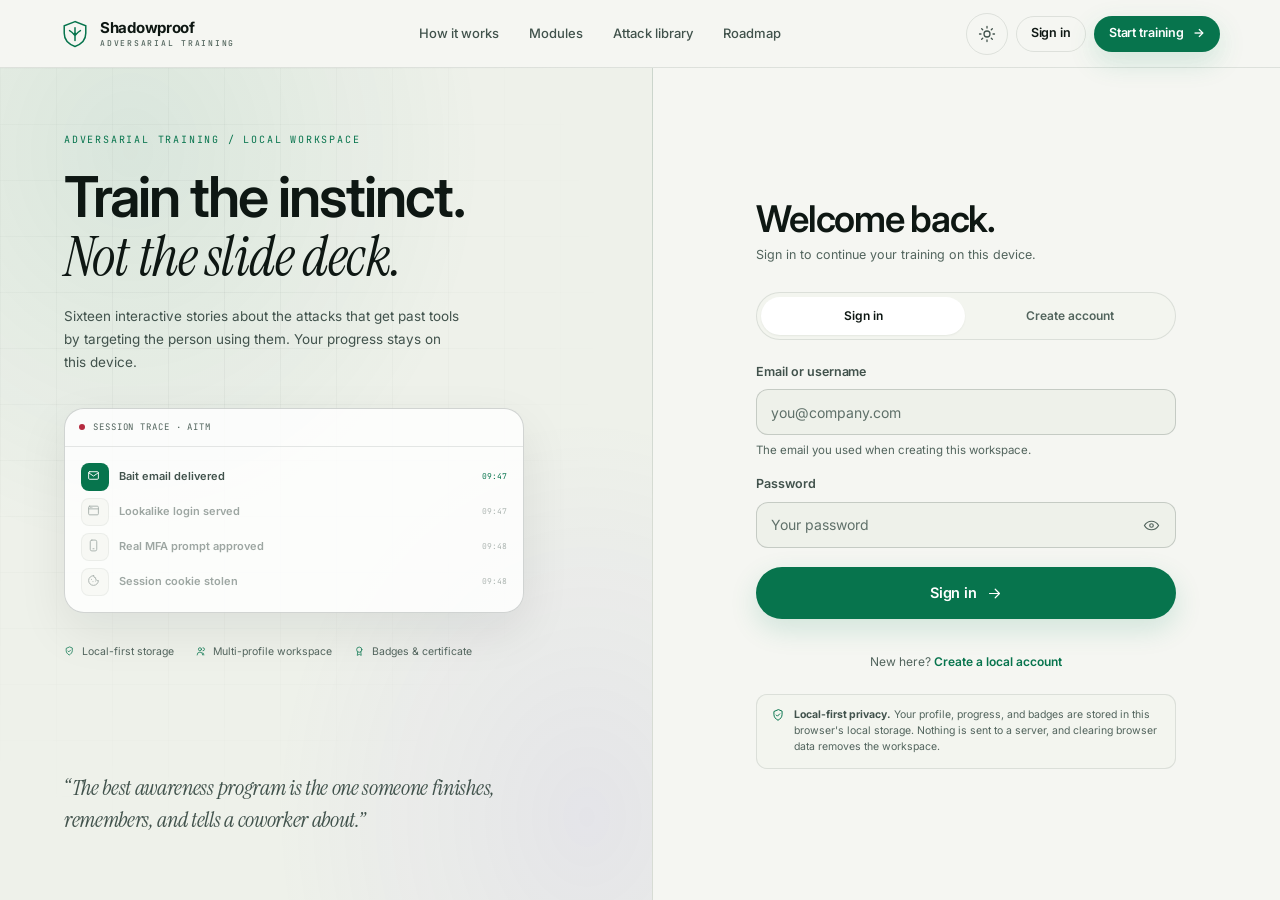
<file: account.html>
<!DOCTYPE html>
<html lang="en" data-theme="dark">
<head>
  <meta charset="UTF-8">
  <meta name="viewport" content="width=device-width, initial-scale=1.0">
  <title>Account settings · SHADOWPROOF</title>
  <meta name="description" content="Manage your local SHADOWPROOF profile, password, theme, and training data.">
  <meta name="theme-color" content="#080b0c">
  <link rel="icon" href="assets/images/favicon.svg" type="image/svg+xml">
  <link rel="preconnect" href="https://fonts.googleapis.com">
  <link rel="preconnect" href="https://fonts.gstatic.com" crossorigin>
  <link href="https://fonts.googleapis.com/css2?family=Inter:wght@400;500;600;700&family=Instrument+Serif:ital@0;1&family=JetBrains+Mono:wght@400;500;600&display=swap" rel="stylesheet">
  <link rel="stylesheet" href="assets/css/tokens.css">
  <link rel="stylesheet" href="assets/css/base.css">
  <link rel="stylesheet" href="assets/css/app.css">
  <link rel="stylesheet" href="assets/css/auth.css">
  <script src="assets/js/theme.js"></script>
</head>
<body>
  <a class="skip-link" href="#main">Skip to content</a>
  <div id="siteHeader"></div>

  <div class="app-shell">
    <aside class="side-rail" id="sideRail" aria-label="Workspace navigation"></aside>
    <main class="app-content" id="main">
      <div id="accountRoot">
        <div class="skeleton" style="height:420px;border-radius:26px"></div>
      </div>
    </main>
  </div>

  <div id="siteFooter"></div>

  <script src="data/tier1.js"></script>
  <script src="data/tier2.js"></script>
  <script src="data/tier3.js"></script>
  <script src="data/tier4.js"></script>
  <script src="data/curriculum.js"></script>
  <script src="assets/js/icons.js"></script>
  <script src="assets/js/store.js"></script>
  <script src="assets/js/ui.js"></script>
  <script src="assets/js/account.js"></script>
</body>
</html>
</file>
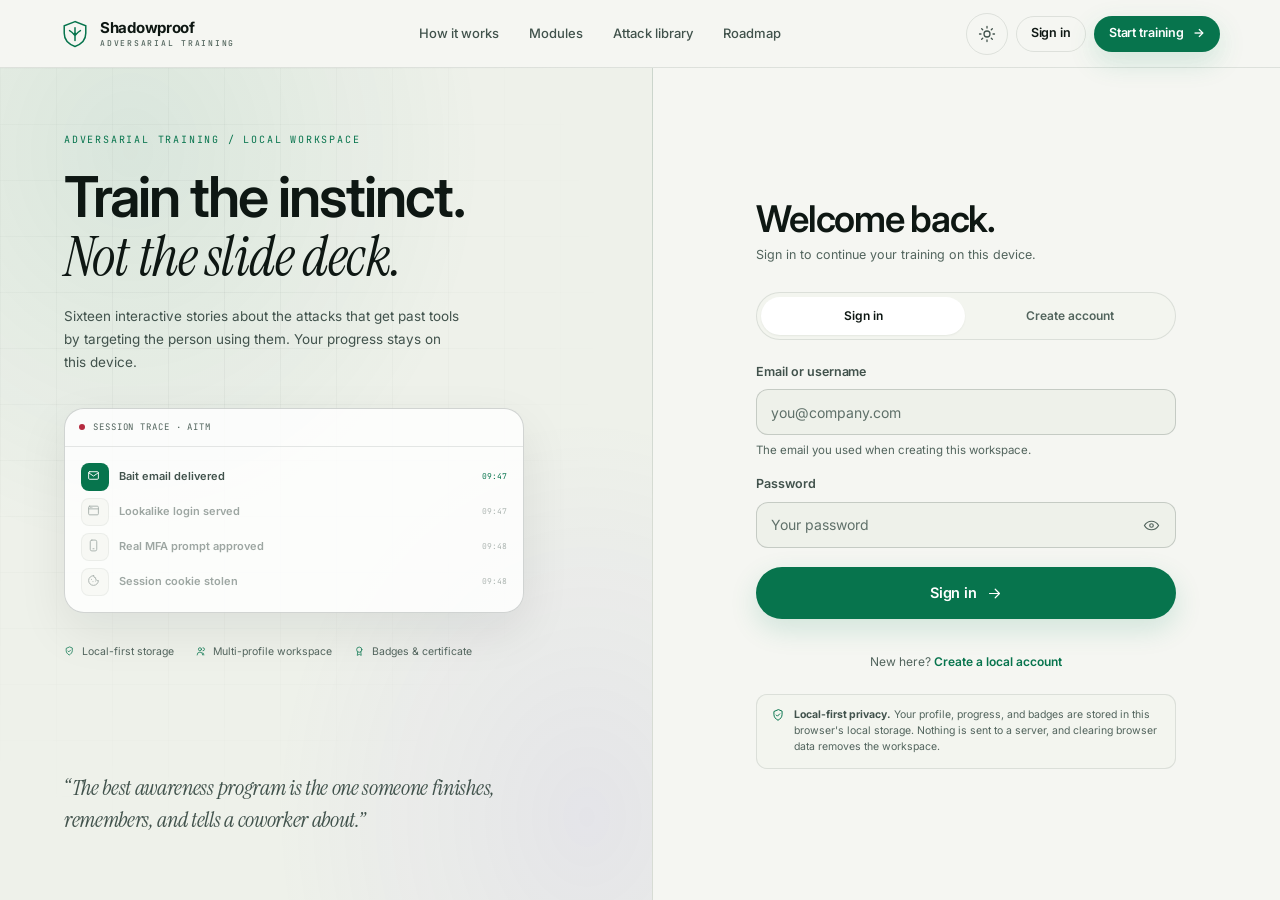
<file: admin.html>
<!DOCTYPE html>
<html lang="en" data-theme="dark">
<head>
  <meta charset="UTF-8">
  <meta name="viewport" content="width=device-width, initial-scale=1.0">
  <title>Workspace analytics · SHADOWPROOF</title>
  <meta name="description" content="Local workspace analytics for SHADOWPROOF: completion, scores, badges, learners, and CSV export.">
  <meta name="theme-color" content="#080b0c">
  <link rel="icon" href="assets/images/favicon.svg" type="image/svg+xml">
  <link rel="preconnect" href="https://fonts.googleapis.com">
  <link rel="preconnect" href="https://fonts.gstatic.com" crossorigin>
  <link href="https://fonts.googleapis.com/css2?family=Inter:wght@400;500;600;700&family=Instrument+Serif:ital@0;1&family=JetBrains+Mono:wght@400;500;600&display=swap" rel="stylesheet">
  <link rel="stylesheet" href="assets/css/tokens.css">
  <link rel="stylesheet" href="assets/css/base.css">
  <link rel="stylesheet" href="assets/css/app.css">
  <link rel="stylesheet" href="assets/css/admin.css">
  <script src="assets/js/theme.js"></script>
</head>
<body>
  <a class="skip-link" href="#main">Skip to content</a>
  <div id="siteHeader"></div>

  <div class="app-shell">
    <aside class="side-rail" id="sideRail" aria-label="Workspace navigation"></aside>
    <main class="app-content" id="main">
      <div id="adminRoot">
        <div class="app-head"><div><div class="skeleton" style="width:180px;height:12px;margin-bottom:12px"></div><div class="skeleton" style="width:260px;height:38px"></div></div></div>
        <div class="kpi-grid"><div class="skeleton" style="height:120px;border-radius:16px"></div><div class="skeleton" style="height:120px;border-radius:16px"></div><div class="skeleton" style="height:120px;border-radius:16px"></div><div class="skeleton" style="height:120px;border-radius:16px"></div></div>
        <div class="skeleton" style="height:260px;border-radius:18px"></div>
      </div>
    </main>
  </div>

  <div id="siteFooter"></div>

  <script src="data/tier1.js"></script>
  <script src="data/tier2.js"></script>
  <script src="data/tier3.js"></script>
  <script src="data/tier4.js"></script>
  <script src="data/curriculum.js"></script>
  <script src="assets/js/icons.js"></script>
  <script src="assets/js/store.js"></script>
  <script src="assets/js/ui.js"></script>
  <script src="assets/js/admin.js"></script>
</body>
</html>
</file>
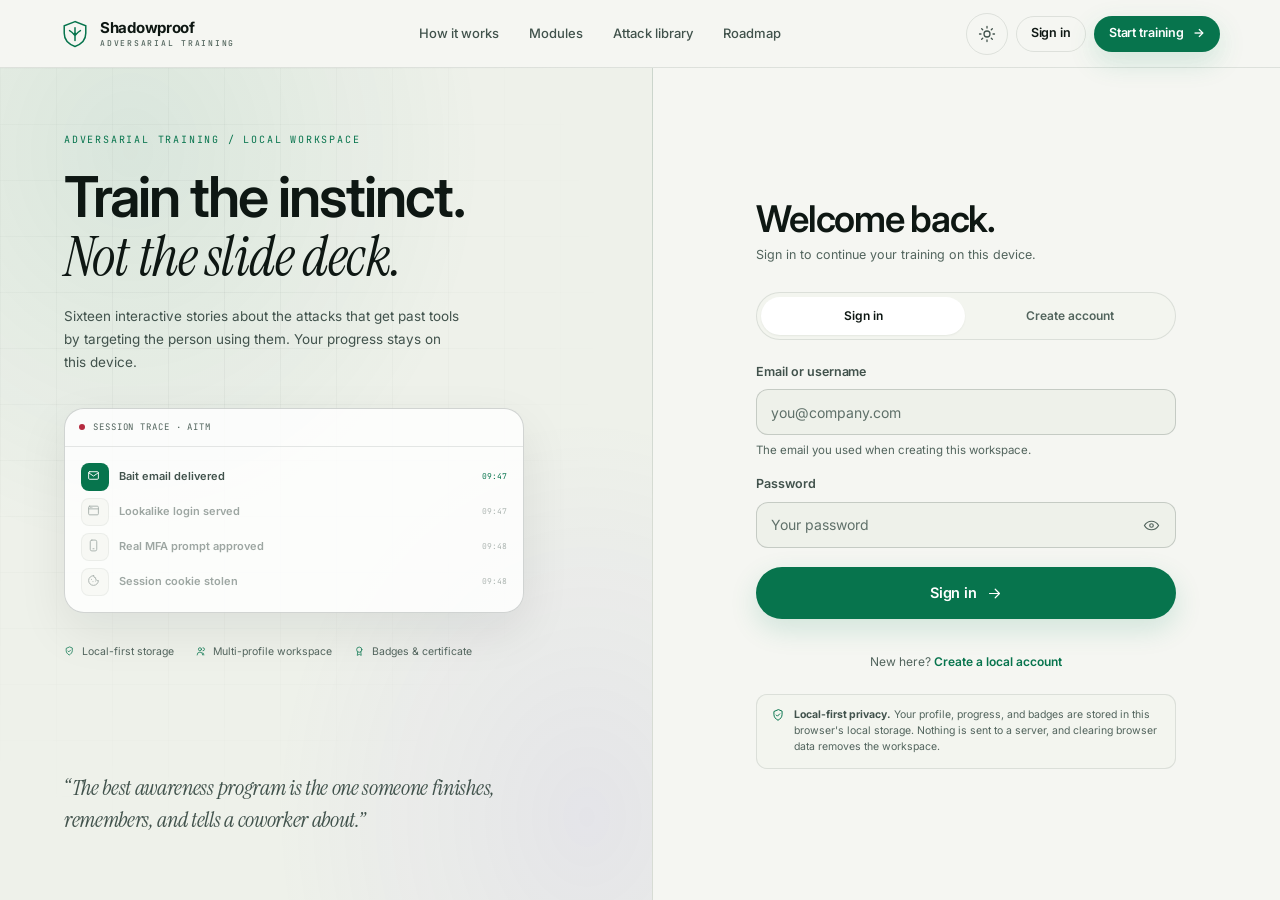
<file: certificate.html>
<!DOCTYPE html>
<html lang="en" data-theme="dark">
<head>
  <meta charset="UTF-8">
  <meta name="viewport" content="width=device-width, initial-scale=1.0">
  <title>Certificate · SHADOWPROOF</title>
  <meta name="description" content="Your SHADOWPROOF certificate of completion, earned by finishing all sixteen modules.">
  <meta name="theme-color" content="#080b0c">
  <link rel="icon" href="assets/images/favicon.svg" type="image/svg+xml">
  <link rel="preconnect" href="https://fonts.googleapis.com">
  <link rel="preconnect" href="https://fonts.gstatic.com" crossorigin>
  <link href="https://fonts.googleapis.com/css2?family=Inter:wght@400;500;600;700&family=Instrument+Serif:ital@0;1&family=JetBrains+Mono:wght@400;500;600&display=swap" rel="stylesheet">
  <link rel="stylesheet" href="assets/css/tokens.css">
  <link rel="stylesheet" href="assets/css/base.css">
  <link rel="stylesheet" href="assets/css/app.css">
  <script src="assets/js/theme.js"></script>
</head>
<body>
  <a class="skip-link" href="#main">Skip to content</a>
  <div id="siteHeader"></div>

  <div class="app-shell">
    <aside class="side-rail" id="sideRail" aria-label="Workspace navigation"></aside>
    <main class="app-content" id="main">
      <div id="certRoot">
        <div class="skeleton" style="height:420px;border-radius:26px"></div>
      </div>
    </main>
  </div>

  <div id="siteFooter"></div>

  <script src="data/tier1.js"></script>
  <script src="data/tier2.js"></script>
  <script src="data/tier3.js"></script>
  <script src="data/tier4.js"></script>
  <script src="data/curriculum.js"></script>
  <script src="assets/js/icons.js"></script>
  <script src="assets/js/store.js"></script>
  <script src="assets/js/ui.js"></script>
  <script src="assets/js/certificate.js"></script>
</body>
</html>
</file>
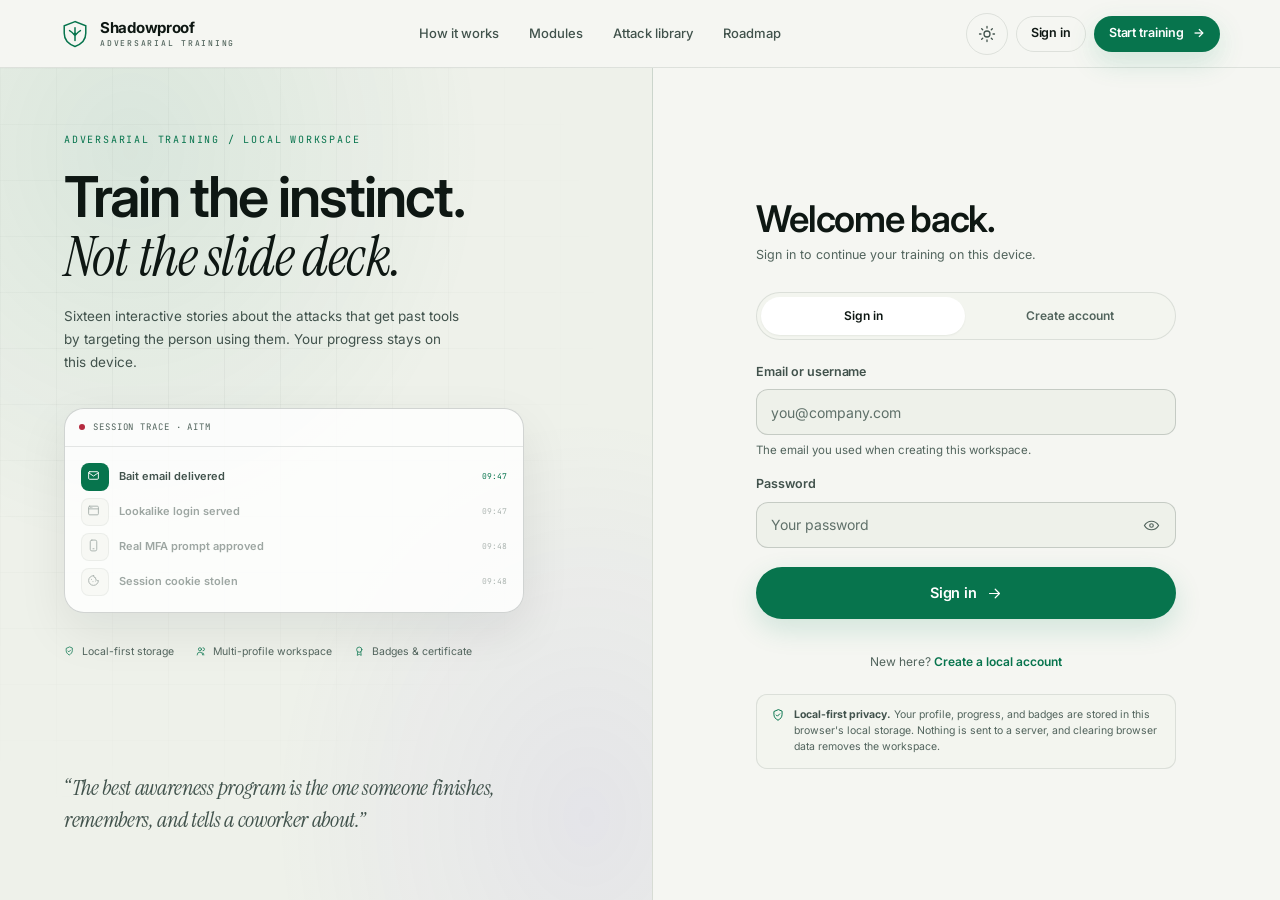
<file: dashboard.html>
<!DOCTYPE html>
<html lang="en" data-theme="dark">
<head>
  <meta charset="UTF-8">
  <meta name="viewport" content="width=device-width, initial-scale=1.0">
  <title>Dashboard · SHADOWPROOF</title>
  <meta name="description" content="Your SHADOWPROOF learner dashboard: continue modules, track badges, and unlock your certificate.">
  <meta name="theme-color" content="#080b0c">
  <link rel="icon" href="assets/images/favicon.svg" type="image/svg+xml">
  <link rel="preconnect" href="https://fonts.googleapis.com">
  <link rel="preconnect" href="https://fonts.gstatic.com" crossorigin>
  <link href="https://fonts.googleapis.com/css2?family=Inter:wght@400;500;600;700&family=Instrument+Serif:ital@0;1&family=JetBrains+Mono:wght@400;500;600&display=swap" rel="stylesheet">
  <link rel="stylesheet" href="assets/css/tokens.css">
  <link rel="stylesheet" href="assets/css/base.css">
  <link rel="stylesheet" href="assets/css/app.css">
  <script src="assets/js/theme.js"></script>
</head>
<body>
  <a class="skip-link" href="#main">Skip to content</a>
  <div id="siteHeader"></div>

  <div class="app-shell">
    <aside class="side-rail" id="sideRail" aria-label="Workspace navigation"></aside>
    <main class="app-content" id="main">
      <div id="dashRoot">
        <div class="app-head"><div><div class="skeleton" style="width:180px;height:12px;margin-bottom:12px"></div><div class="skeleton" style="width:320px;height:38px;margin-bottom:10px"></div><div class="skeleton" style="width:280px;height:14px"></div></div></div>
        <div class="dash-hero"><div class="skeleton" style="height:260px;border-radius:26px"></div><div class="skeleton" style="height:260px;border-radius:26px"></div></div>
        <div class="skeleton" style="height:140px;border-radius:18px"></div>
      </div>
    </main>
  </div>

  <div id="siteFooter"></div>

  <script src="data/tier1.js"></script>
  <script src="data/tier2.js"></script>
  <script src="data/tier3.js"></script>
  <script src="data/tier4.js"></script>
  <script src="data/curriculum.js"></script>
  <script src="assets/js/icons.js"></script>
  <script src="assets/js/store.js"></script>
  <script src="assets/js/ui.js"></script>
  <script src="assets/js/dashboard.js"></script>
</body>
</html>
</file>
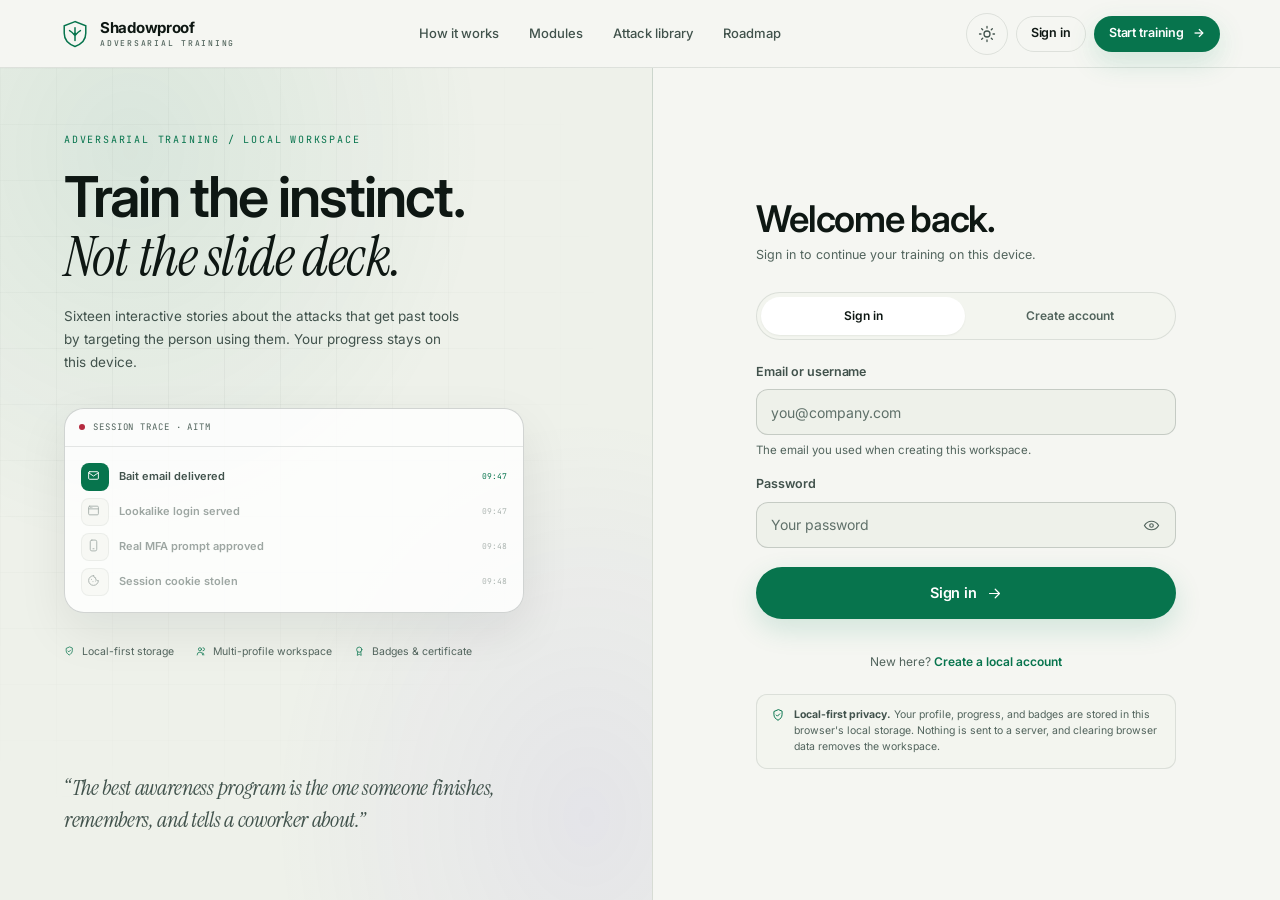
<file: module.html>
<!DOCTYPE html>
<html lang="en" data-theme="dark">
<head>
  <meta charset="UTF-8">
  <meta name="viewport" content="width=device-width, initial-scale=1.0">
  <title>Module · SHADOWPROOF</title>
  <meta name="description" content="An interactive SHADOWPROOF security awareness module.">
  <meta name="theme-color" content="#080b0c">
  <link rel="icon" href="assets/images/favicon.svg" type="image/svg+xml">
  <link rel="preconnect" href="https://fonts.googleapis.com">
  <link rel="preconnect" href="https://fonts.gstatic.com" crossorigin>
  <link href="https://fonts.googleapis.com/css2?family=Inter:wght@400;500;600;700&family=Instrument+Serif:ital@0;1&family=JetBrains+Mono:wght@400;500;600&display=swap" rel="stylesheet">
  <link rel="stylesheet" href="assets/css/tokens.css">
  <link rel="stylesheet" href="assets/css/base.css">
  <link rel="stylesheet" href="assets/css/module.css">
  <script src="assets/js/theme.js"></script>
</head>
<body>
  <a class="skip-link" href="#moduleShell">Skip to content</a>
  <div id="siteHeader"></div>
  <div id="moduleTop"></div>
  <main id="moduleShell" class="module-shell" style="padding-bottom:30px">
    <div class="locked-state">
      <span class="icon-box accent"><span class="inline-icon" data-icon="loader"></span></span>
      <h2>Loading module…</h2>
      <p>Preparing the scenario, the choices, and the knowledge check.</p>
    </div>
  </main>
  <div id="sceneNavbar"></div>
  <div id="siteFooter"></div>

  <script src="data/tier1.js"></script>
  <script src="data/tier2.js"></script>
  <script src="data/tier3.js"></script>
  <script src="data/tier4.js"></script>
  <script src="data/curriculum.js"></script>
  <script src="assets/js/icons.js"></script>
  <script src="assets/js/store.js"></script>
  <script src="assets/js/ui.js"></script>
  <script src="assets/js/module.js"></script>
</body>
</html>
</file>
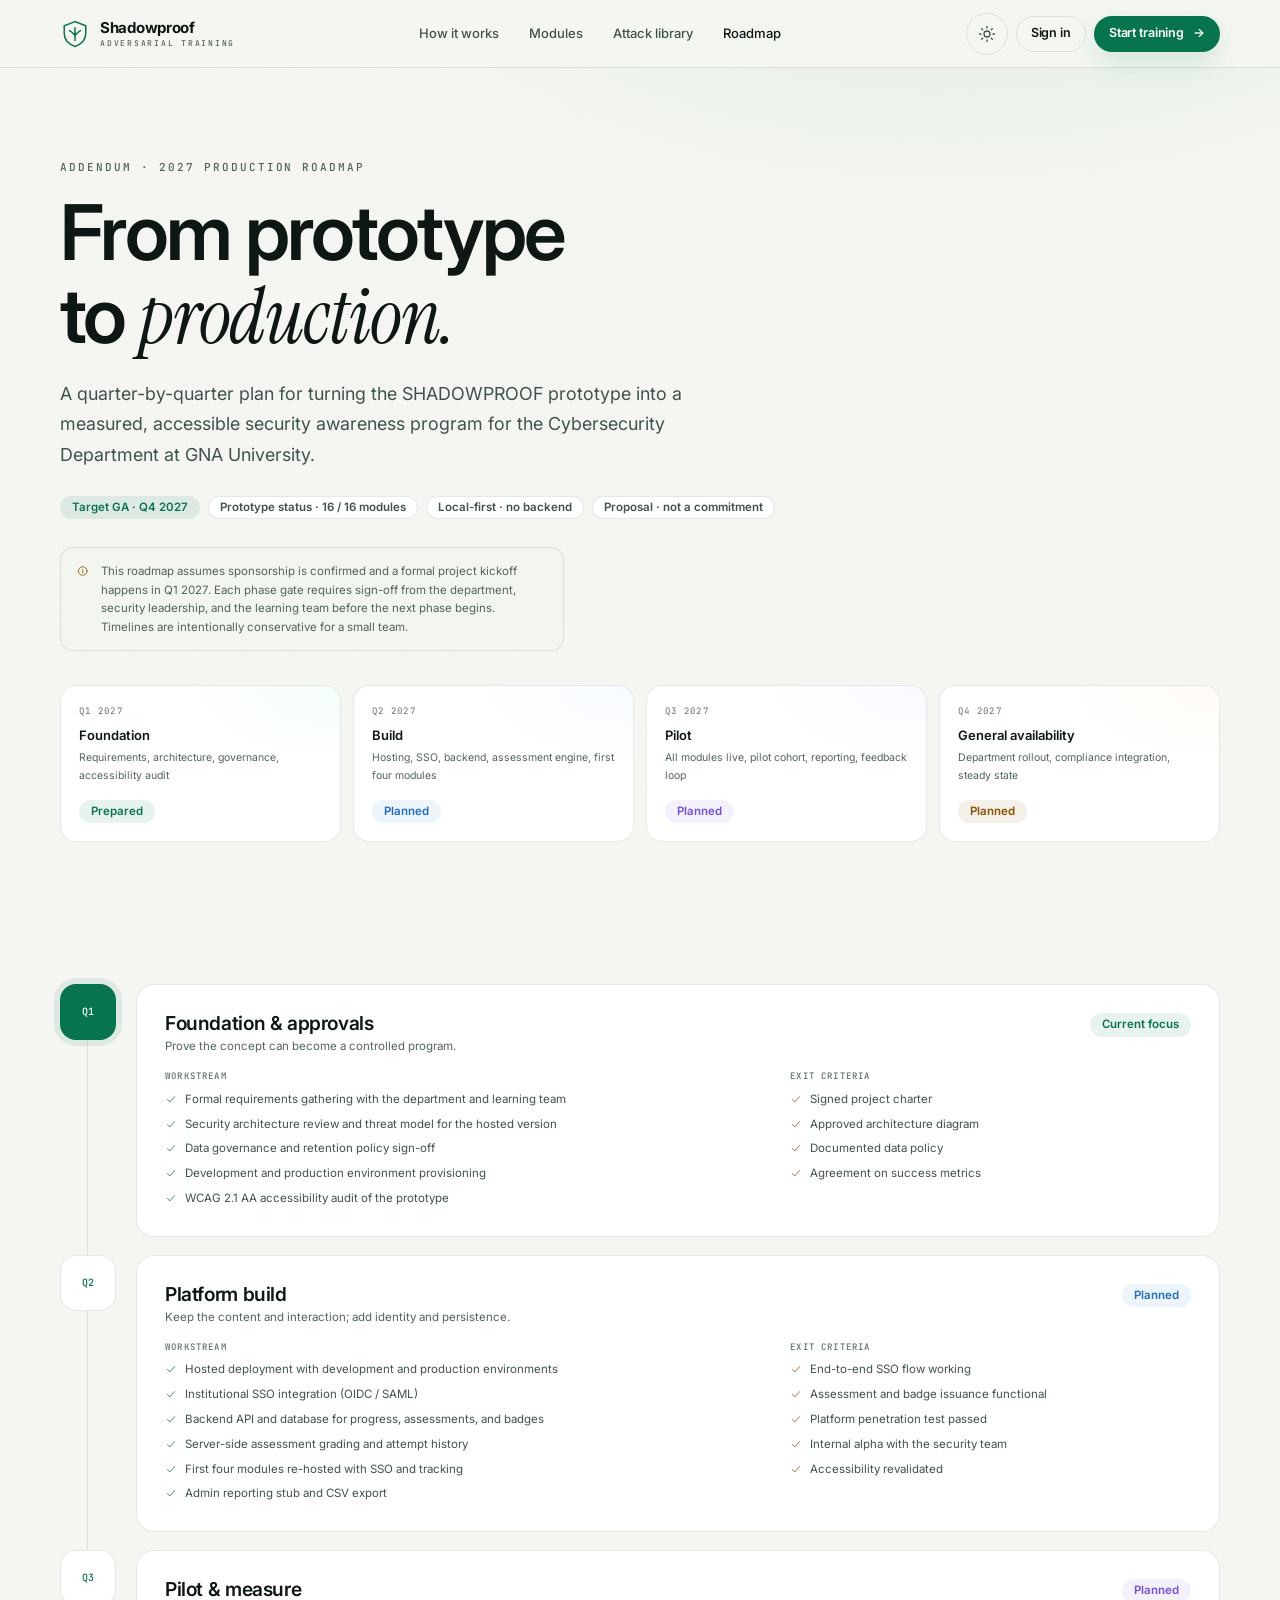
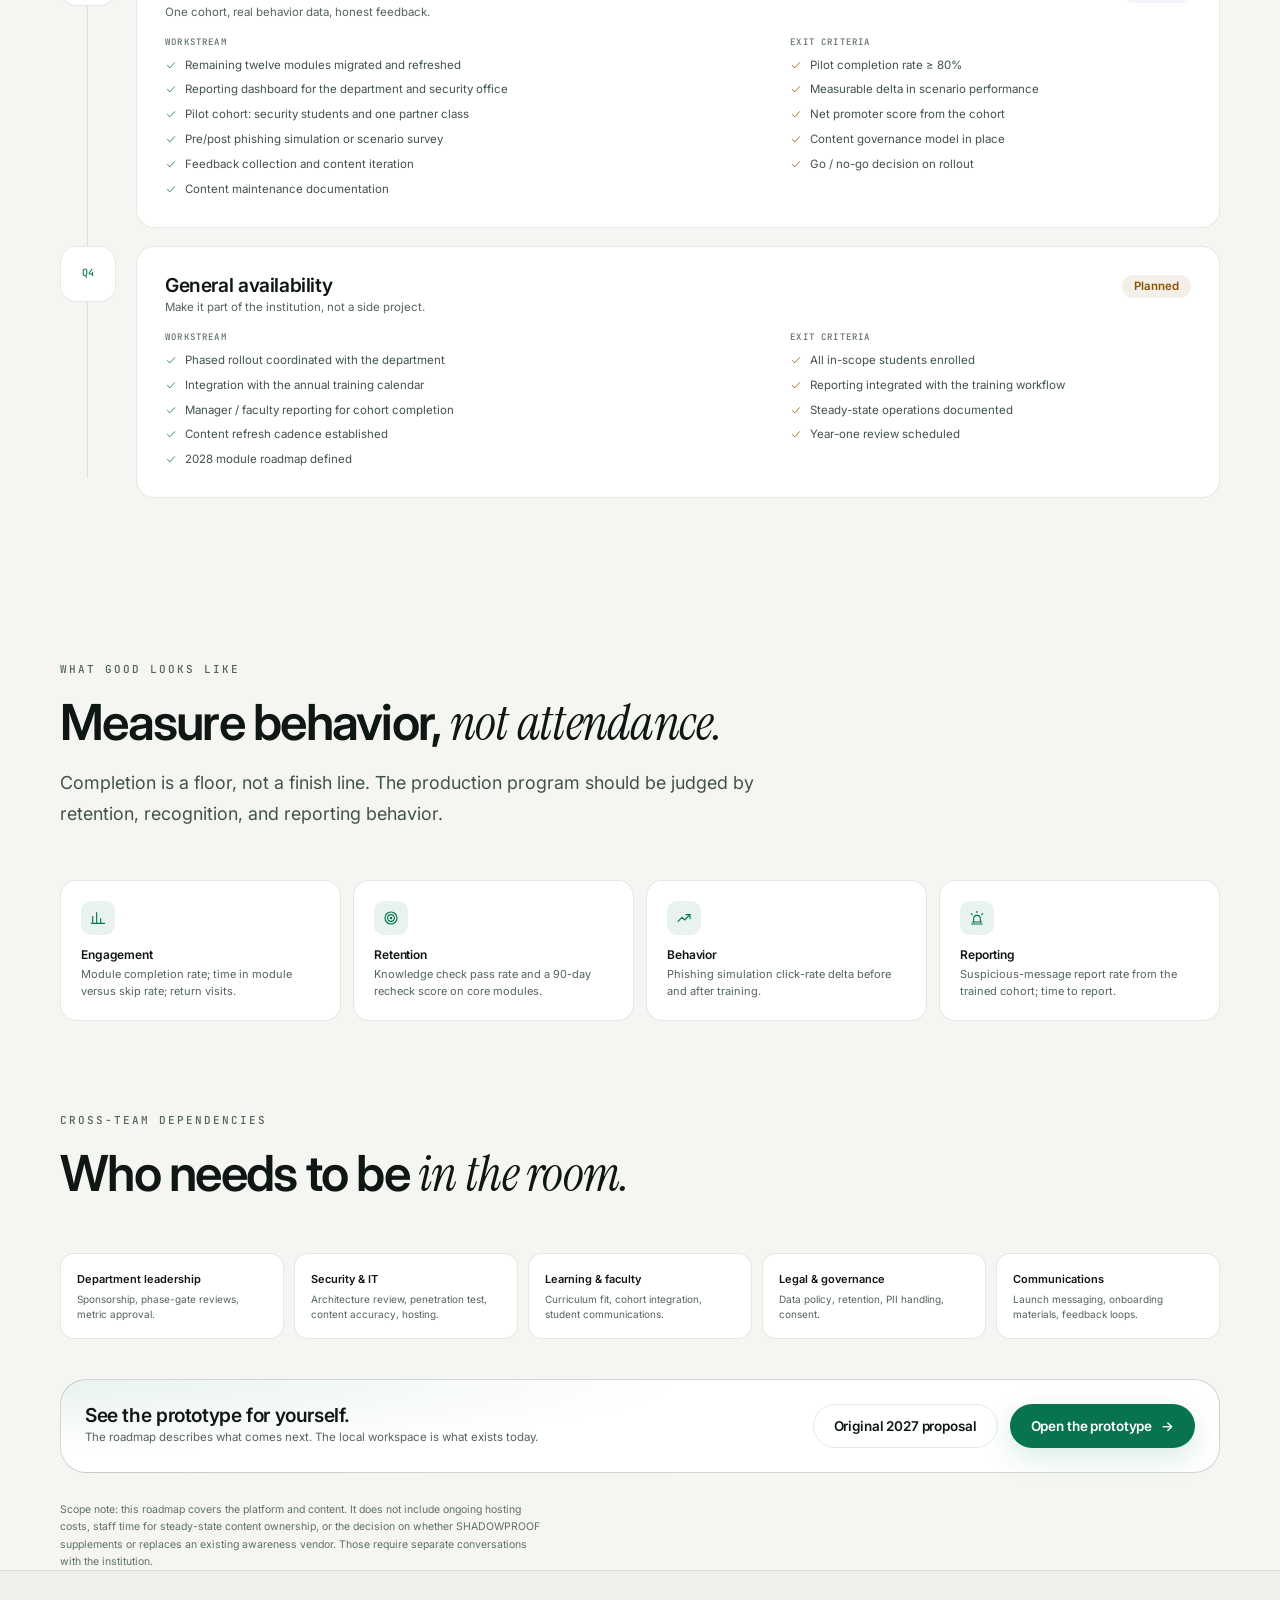
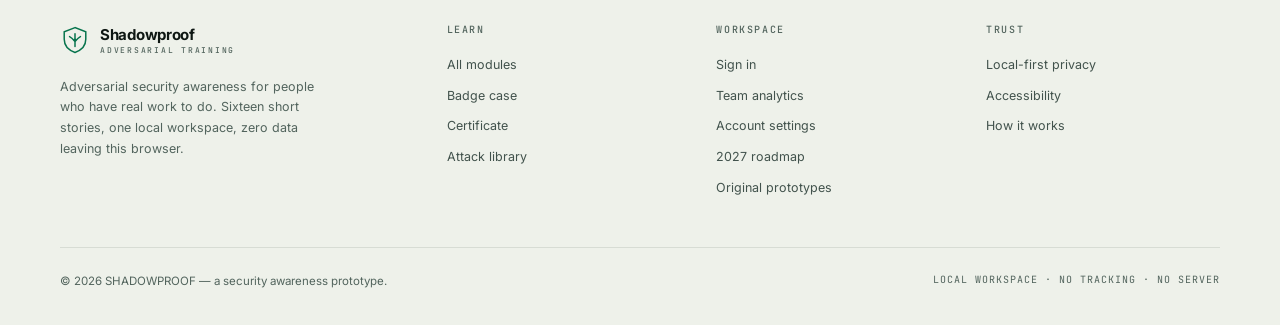
<file: roadmap.html>
<!DOCTYPE html>
<html lang="en" data-theme="dark">
<head>
  <meta charset="UTF-8">
  <meta name="viewport" content="width=device-width, initial-scale=1.0">
  <title>2027 Roadmap · SHADOWPROOF</title>
  <meta name="description" content="The SHADOWPROOF 2027 production roadmap: from a local-first prototype to a measured, accessible security awareness program.">
  <meta name="theme-color" content="#080b0c">
  <link rel="icon" href="assets/images/favicon.svg" type="image/svg+xml">
  <link rel="preconnect" href="https://fonts.googleapis.com">
  <link rel="preconnect" href="https://fonts.gstatic.com" crossorigin>
  <link href="https://fonts.googleapis.com/css2?family=Inter:wght@400;500;600;700&family=Instrument+Serif:ital@0;1&family=JetBrains+Mono:wght@400;500;600&display=swap" rel="stylesheet">
  <link rel="stylesheet" href="assets/css/tokens.css">
  <link rel="stylesheet" href="assets/css/base.css">
  <link rel="stylesheet" href="assets/css/landing.css">
  <link rel="stylesheet" href="assets/css/roadmap.css">
  <script src="assets/js/theme.js"></script>
</head>
<body>
  <a class="skip-link" href="#main">Skip to content</a>
  <div id="siteHeader"></div>

  <main id="main">
    <section class="rm-hero">
      <div class="container">
        <div class="eyebrow">Addendum · 2027 production roadmap</div>
        <h1>From prototype to <em>production.</em></h1>
        <p class="lede">A quarter-by-quarter plan for turning the SHADOWPROOF prototype into a measured, accessible security awareness program for the Cybersecurity Department at GNA University.</p>
        <div class="rm-meta">
          <span class="pill pill-accent">Target GA · Q4 2027</span>
          <span class="pill">Prototype status · 16 / 16 modules</span>
          <span class="pill">Local-first · no backend</span>
          <span class="pill">Proposal · not a commitment</span>
        </div>
        <div class="rm-note">
          <span class="inline-icon" data-icon="info"></span>
          <span>This roadmap assumes sponsorship is confirmed and a formal project kickoff happens in Q1 2027. Each phase gate requires sign-off from the department, security leadership, and the learning team before the next phase begins. Timelines are intentionally conservative for a small team.</span>
        </div>

        <div class="rm-glance">
          <div class="rg" style="--tint:rgba(87,230,161,.12)"><div class="q">Q1 2027</div><div class="t">Foundation</div><div class="s">Requirements, architecture, governance, accessibility audit</div><div class="state"><span class="pill pill-accent">Prepared</span></div></div>
          <div class="rg" style="--tint:rgba(127,184,255,.12)"><div class="q">Q2 2027</div><div class="t">Build</div><div class="s">Hosting, SSO, backend, assessment engine, first four modules</div><div class="state"><span class="pill pill-info">Planned</span></div></div>
          <div class="rg" style="--tint:rgba(183,155,255,.12)"><div class="q">Q3 2027</div><div class="t">Pilot</div><div class="s">All modules live, pilot cohort, reporting, feedback loop</div><div class="state"><span class="pill pill-violet">Planned</span></div></div>
          <div class="rg" style="--tint:rgba(255,196,107,.12)"><div class="q">Q4 2027</div><div class="t">General availability</div><div class="s">Department rollout, compliance integration, steady state</div><div class="state"><span class="pill pill-warn">Planned</span></div></div>
        </div>
      </div>
    </section>

    <section class="section-sm">
      <div class="container">
        <div class="timeline">
          <div class="tl-item current">
            <div class="tl-marker">Q1</div>
            <article class="tl-card">
              <div class="tc-head"><div><h3>Foundation &amp; approvals</h3><div class="tc-sub">Prove the concept can become a controlled program.</div></div><span class="pill pill-accent">Current focus</span></div>
              <div class="tc-grid">
                <div><h5>Workstream</h5><ul class="tl-list">
                  <li><span class="inline-icon" data-icon="check"></span> Formal requirements gathering with the department and learning team</li>
                  <li><span class="inline-icon" data-icon="check"></span> Security architecture review and threat model for the hosted version</li>
                  <li><span class="inline-icon" data-icon="check"></span> Data governance and retention policy sign-off</li>
                  <li><span class="inline-icon" data-icon="check"></span> Development and production environment provisioning</li>
                  <li><span class="inline-icon" data-icon="check"></span> WCAG 2.1 AA accessibility audit of the prototype</li>
                </ul></div>
                <div><h5>Exit criteria</h5><ul class="tl-list criteria">
                  <li><span class="inline-icon" data-icon="check"></span> Signed project charter</li>
                  <li><span class="inline-icon" data-icon="check"></span> Approved architecture diagram</li>
                  <li><span class="inline-icon" data-icon="check"></span> Documented data policy</li>
                  <li><span class="inline-icon" data-icon="check"></span> Agreement on success metrics</li>
                </ul></div>
              </div>
            </article>
          </div>

          <div class="tl-item">
            <div class="tl-marker">Q2</div>
            <article class="tl-card">
              <div class="tc-head"><div><h3>Platform build</h3><div class="tc-sub">Keep the content and interaction; add identity and persistence.</div></div><span class="pill pill-info">Planned</span></div>
              <div class="tc-grid">
                <div><h5>Workstream</h5><ul class="tl-list">
                  <li><span class="inline-icon" data-icon="check"></span> Hosted deployment with development and production environments</li>
                  <li><span class="inline-icon" data-icon="check"></span> Institutional SSO integration (OIDC / SAML)</li>
                  <li><span class="inline-icon" data-icon="check"></span> Backend API and database for progress, assessments, and badges</li>
                  <li><span class="inline-icon" data-icon="check"></span> Server-side assessment grading and attempt history</li>
                  <li><span class="inline-icon" data-icon="check"></span> First four modules re-hosted with SSO and tracking</li>
                  <li><span class="inline-icon" data-icon="check"></span> Admin reporting stub and CSV export</li>
                </ul></div>
                <div><h5>Exit criteria</h5><ul class="tl-list criteria">
                  <li><span class="inline-icon" data-icon="check"></span> End-to-end SSO flow working</li>
                  <li><span class="inline-icon" data-icon="check"></span> Assessment and badge issuance functional</li>
                  <li><span class="inline-icon" data-icon="check"></span> Platform penetration test passed</li>
                  <li><span class="inline-icon" data-icon="check"></span> Internal alpha with the security team</li>
                  <li><span class="inline-icon" data-icon="check"></span> Accessibility revalidated</li>
                </ul></div>
              </div>
            </article>
          </div>

          <div class="tl-item">
            <div class="tl-marker">Q3</div>
            <article class="tl-card">
              <div class="tc-head"><div><h3>Pilot &amp; measure</h3><div class="tc-sub">One cohort, real behavior data, honest feedback.</div></div><span class="pill pill-violet">Planned</span></div>
              <div class="tc-grid">
                <div><h5>Workstream</h5><ul class="tl-list">
                  <li><span class="inline-icon" data-icon="check"></span> Remaining twelve modules migrated and refreshed</li>
                  <li><span class="inline-icon" data-icon="check"></span> Reporting dashboard for the department and security office</li>
                  <li><span class="inline-icon" data-icon="check"></span> Pilot cohort: security students and one partner class</li>
                  <li><span class="inline-icon" data-icon="check"></span> Pre/post phishing simulation or scenario survey</li>
                  <li><span class="inline-icon" data-icon="check"></span> Feedback collection and content iteration</li>
                  <li><span class="inline-icon" data-icon="check"></span> Content maintenance documentation</li>
                </ul></div>
                <div><h5>Exit criteria</h5><ul class="tl-list criteria">
                  <li><span class="inline-icon" data-icon="check"></span> Pilot completion rate ≥ 80%</li>
                  <li><span class="inline-icon" data-icon="check"></span> Measurable delta in scenario performance</li>
                  <li><span class="inline-icon" data-icon="check"></span> Net promoter score from the cohort</li>
                  <li><span class="inline-icon" data-icon="check"></span> Content governance model in place</li>
                  <li><span class="inline-icon" data-icon="check"></span> Go / no-go decision on rollout</li>
                </ul></div>
              </div>
            </article>
          </div>

          <div class="tl-item">
            <div class="tl-marker">Q4</div>
            <article class="tl-card">
              <div class="tc-head"><div><h3>General availability</h3><div class="tc-sub">Make it part of the institution, not a side project.</div></div><span class="pill pill-warn">Planned</span></div>
              <div class="tc-grid">
                <div><h5>Workstream</h5><ul class="tl-list">
                  <li><span class="inline-icon" data-icon="check"></span> Phased rollout coordinated with the department</li>
                  <li><span class="inline-icon" data-icon="check"></span> Integration with the annual training calendar</li>
                  <li><span class="inline-icon" data-icon="check"></span> Manager / faculty reporting for cohort completion</li>
                  <li><span class="inline-icon" data-icon="check"></span> Content refresh cadence established</li>
                  <li><span class="inline-icon" data-icon="check"></span> 2028 module roadmap defined</li>
                </ul></div>
                <div><h5>Exit criteria</h5><ul class="tl-list criteria">
                  <li><span class="inline-icon" data-icon="check"></span> All in-scope students enrolled</li>
                  <li><span class="inline-icon" data-icon="check"></span> Reporting integrated with the training workflow</li>
                  <li><span class="inline-icon" data-icon="check"></span> Steady-state operations documented</li>
                  <li><span class="inline-icon" data-icon="check"></span> Year-one review scheduled</li>
                </ul></div>
              </div>
            </article>
          </div>
        </div>
      </div>
    </section>

    <section class="rm-section">
      <div class="container">
        <div class="section-head">
          <div class="eyebrow">What good looks like</div>
          <h2>Measure behavior, <span class="serif">not attendance.</span></h2>
          <p class="lede">Completion is a floor, not a finish line. The production program should be judged by retention, recognition, and reporting behavior.</p>
        </div>
        <div class="metrics-grid">
          <div class="metric"><span class="m-icon"><span class="inline-icon" data-icon="chart"></span></span><h4>Engagement</h4><p>Module completion rate; time in module versus skip rate; return visits.</p></div>
          <div class="metric"><span class="m-icon"><span class="inline-icon" data-icon="target"></span></span><h4>Retention</h4><p>Knowledge check pass rate and a 90-day recheck score on core modules.</p></div>
          <div class="metric"><span class="m-icon"><span class="inline-icon" data-icon="trendingUp"></span></span><h4>Behavior</h4><p>Phishing simulation click-rate delta before and after training.</p></div>
          <div class="metric"><span class="m-icon"><span class="inline-icon" data-icon="siren"></span></span><h4>Reporting</h4><p>Suspicious-message report rate from the trained cohort; time to report.</p></div>
        </div>
      </div>
    </section>

    <section class="rm-section">
      <div class="container">
        <div class="section-head">
          <div class="eyebrow">Cross-team dependencies</div>
          <h2>Who needs to be <span class="serif">in the room.</span></h2>
        </div>
        <div class="deps">
          <div class="dep"><div class="d-name">Department leadership</div><div class="d-role">Sponsorship, phase-gate reviews, metric approval.</div></div>
          <div class="dep"><div class="d-name">Security &amp; IT</div><div class="d-role">Architecture review, penetration test, content accuracy, hosting.</div></div>
          <div class="dep"><div class="d-name">Learning &amp; faculty</div><div class="d-role">Curriculum fit, cohort integration, student communications.</div></div>
          <div class="dep"><div class="d-name">Legal &amp; governance</div><div class="d-role">Data policy, retention, PII handling, consent.</div></div>
          <div class="dep"><div class="d-name">Communications</div><div class="d-role">Launch messaging, onboarding materials, feedback loops.</div></div>
        </div>

        <div class="rm-cta">
          <div><h3>See the prototype for yourself.</h3><p>The roadmap describes what comes next. The local workspace is what exists today.</p></div>
          <div class="row"><a class="btn btn-ghost" href="legacy/roadmap-2027.html">Original 2027 proposal</a><a class="btn btn-primary" href="signin.html?mode=register">Open the prototype <span class="arrow">→</span></a></div>
        </div>

        <p style="font-size:10.5px;color:var(--text-4);max-width:70ch;margin-top:28px">Scope note: this roadmap covers the platform and content. It does not include ongoing hosting costs, staff time for steady-state content ownership, or the decision on whether SHADOWPROOF supplements or replaces an existing awareness vendor. Those require separate conversations with the institution.</p>
      </div>
    </section>
  </main>

  <div id="siteFooter"></div>

  <script src="data/tier1.js"></script>
  <script src="data/tier2.js"></script>
  <script src="data/tier3.js"></script>
  <script src="data/tier4.js"></script>
  <script src="data/curriculum.js"></script>
  <script src="assets/js/icons.js"></script>
  <script src="assets/js/store.js"></script>
  <script src="assets/js/ui.js"></script>
  <script>
    document.addEventListener('DOMContentLoaded', function () {
      window.SP.ui.mountHeader({ active: 'roadmap' });
      window.SP.ui.mountFooter();
      window.SP.ui.bindThemeToggles();
      window.SP.ui.initReveal();
    });
  </script>
</body>
</html>
</file>
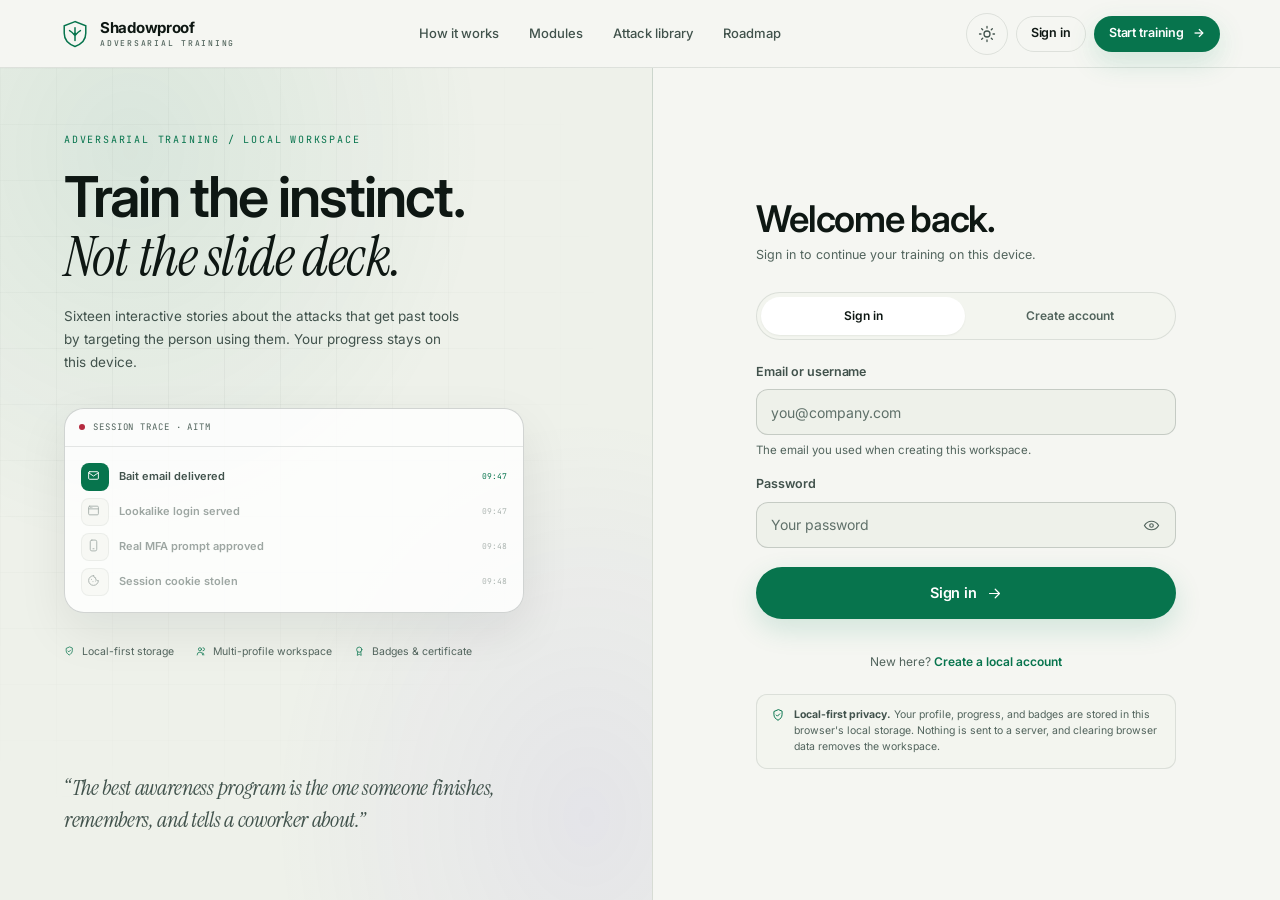
<file: signin.html>
<!DOCTYPE html>
<html lang="en" data-theme="dark">
<head>
  <meta charset="UTF-8">
  <meta name="viewport" content="width=device-width, initial-scale=1.0">
  <title>Sign in · SHADOWPROOF</title>
  <meta name="description" content="Sign in to your local SHADOWPROOF workspace or create a profile to start the interactive security awareness modules.">
  <meta name="theme-color" content="#080b0c">
  <link rel="icon" href="assets/images/favicon.svg" type="image/svg+xml">
  <link rel="preconnect" href="https://fonts.googleapis.com">
  <link rel="preconnect" href="https://fonts.gstatic.com" crossorigin>
  <link href="https://fonts.googleapis.com/css2?family=Inter:wght@400;500;600;700&family=Instrument+Serif:ital@0;1&family=JetBrains+Mono:wght@400;500;600&display=swap" rel="stylesheet">
  <link rel="stylesheet" href="assets/css/tokens.css">
  <link rel="stylesheet" href="assets/css/base.css">
  <link rel="stylesheet" href="assets/css/auth.css">
  <script src="assets/js/theme.js"></script>
</head>
<body>
  <a class="skip-link" href="#main">Skip to content</a>
  <div id="siteHeader"></div>

  <main class="auth-page" id="main">
    <section class="auth-art" aria-hidden="true">
      <div>
        <div class="aa-kicker">Adversarial training / local workspace</div>
        <h1>Train the instinct.<br><em>Not the slide deck.</em></h1>
        <p class="aa-sub">Sixteen interactive stories about the attacks that get past tools by targeting the person using them. Your progress stays on this device.</p>
        <div class="aa-preview">
          <div class="ap-head"><span class="rec"></span> SESSION TRACE · AITM</div>
          <div class="ap-body">
            <div class="ap-row on"><span class="n"><span class="inline-icon" data-icon="mail"></span></span><span class="t">Bait email delivered</span><span class="s">09:47</span></div>
            <div class="ap-row"><span class="n"><span class="inline-icon" data-icon="browser"></span></span><span class="t">Lookalike login served</span><span class="s">09:47</span></div>
            <div class="ap-row"><span class="n"><span class="inline-icon" data-icon="smartphone"></span></span><span class="t">Real MFA prompt approved</span><span class="s">09:48</span></div>
            <div class="ap-row"><span class="n"><span class="inline-icon" data-icon="cookie"></span></span><span class="t">Session cookie stolen</span><span class="s">09:48</span></div>
          </div>
        </div>
        <div class="aa-proof">
          <span><span class="inline-icon" data-icon="shieldCheck"></span> Local-first storage</span>
          <span><span class="inline-icon" data-icon="users"></span> Multi-profile workspace</span>
          <span><span class="inline-icon" data-icon="award"></span> Badges &amp; certificate</span>
        </div>
      </div>
      <div style="max-width:44ch">
        <p class="serif" style="font-size:1.35rem;line-height:1.45;color:var(--text-2)">“The best awareness program is the one someone finishes, remembers, and tells a coworker about.”</p>
      </div>
    </section>

    <section class="auth-panel">
      <div class="auth-box" id="authBox">
        <div class="ab-head"><h2>Loading workspace…</h2><p>One moment.</p></div>
        <div class="skeleton" style="height:46px;margin-bottom:14px"></div>
        <div class="skeleton" style="height:46px;margin-bottom:14px"></div>
        <div class="skeleton" style="height:46px"></div>
      </div>
    </section>
  </main>

  <script src="data/tier1.js"></script>
  <script src="data/tier2.js"></script>
  <script src="data/tier3.js"></script>
  <script src="data/tier4.js"></script>
  <script src="data/curriculum.js"></script>
  <script src="assets/js/icons.js"></script>
  <script src="assets/js/store.js"></script>
  <script src="assets/js/ui.js"></script>
  <script src="assets/js/auth.js"></script>
</body>
</html>
</file>
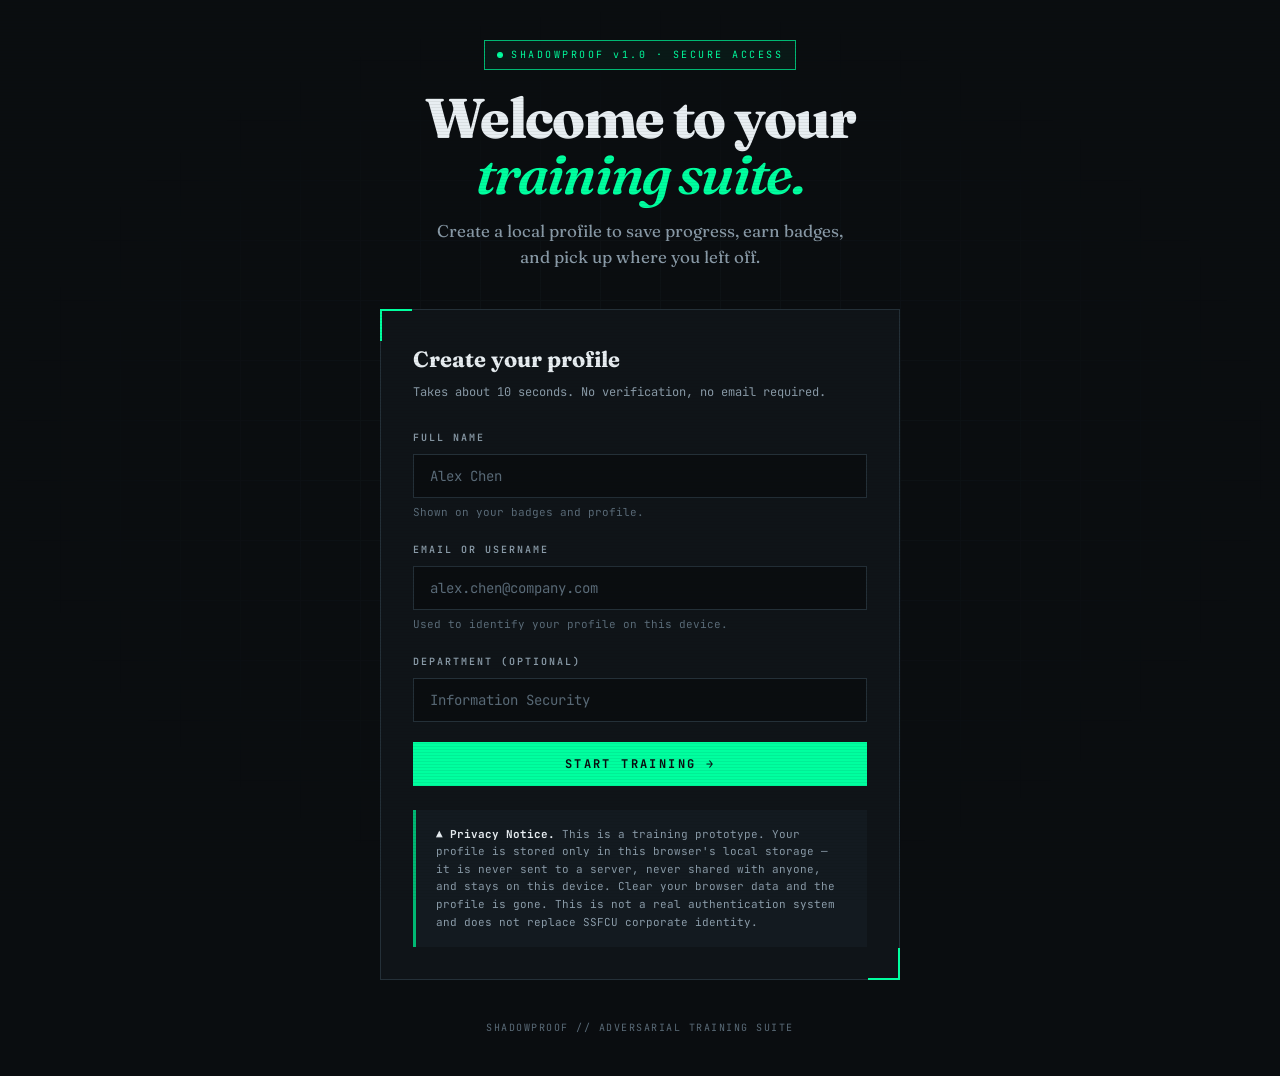
<file: legacy/01-aitm.html>
<!DOCTYPE html>
<html lang="en">
<head>
<script>
  // Profile guard: redirect to sign-in if no local profile exists.
  (function () {
    try {
      if (!localStorage.getItem("shadowproof_profile_v1")) {
        window.location.replace("signin.html");
      }
    } catch (e) {}
  })();
</script>
<meta charset="UTF-8">
<meta name="viewport" content="width=device-width, initial-scale=1.0">
<title>OPERATION: GHOST SESSION // AiTM Attack Simulator</title>
<link rel="preconnect" href="https://fonts.googleapis.com">
<link rel="preconnect" href="https://fonts.gstatic.com" crossorigin>
<link href="https://fonts.googleapis.com/css2?family=JetBrains+Mono:wght@400;500;700;800&family=Fraunces:ital,wght@0,400;0,600;0,800;1,600&display=swap" rel="stylesheet">
<style>
  :root {
    --bg: #0a0d10;
    --bg-2: #0f1418;
    --surface: #131a20;
    --surface-2: #1a232b;
    --border: #243038;
    --text: #e8eef2;
    --text-dim: #8a9ba8;
    --text-muted: #5a6b78;
    --accent: #00ff9f;
    --accent-dim: #00b873;
    --danger: #ff4757;
    --danger-glow: rgba(255, 71, 87, 0.3);
    --warn: #ffb84d;
    --info: #5ab9ff;
    --safe: #00ff9f;
    --highlight: #fff3a3;
  }

  * { box-sizing: border-box; margin: 0; padding: 0; }

  html, body {
    background: var(--bg);
    color: var(--text);
    font-family: 'JetBrains Mono', monospace;
    font-size: 14px;
    line-height: 1.6;
    overflow-x: hidden;
    min-height: 100vh;
  }

  /* Grain & scanline overlay */
  body::before {
    content: '';
    position: fixed;
    inset: 0;
    background-image: 
      repeating-linear-gradient(0deg, rgba(0,0,0,0.15) 0px, rgba(0,0,0,0.15) 1px, transparent 1px, transparent 3px);
    pointer-events: none;
    z-index: 1000;
    opacity: 0.4;
    mix-blend-mode: multiply;
  }

  body::after {
    content: '';
    position: fixed;
    inset: 0;
    background: radial-gradient(ellipse at center, transparent 0%, rgba(0,0,0,0.4) 100%);
    pointer-events: none;
    z-index: 999;
  }

  /* ===== TOP COMMAND BAR ===== */
  .cmd-bar {
    position: sticky;
    top: 0;
    z-index: 100;
    background: rgba(10, 13, 16, 0.95);
    backdrop-filter: blur(10px);
    border-bottom: 1px solid var(--border);
    padding: 12px 24px;
    display: flex;
    justify-content: space-between;
    align-items: center;
    font-size: 11px;
    letter-spacing: 0.1em;
    text-transform: uppercase;
  }

  .cmd-bar-left { display: flex; gap: 24px; align-items: center; }
  .cmd-bar-right { display: flex; gap: 16px; align-items: center; color: var(--text-muted); }

  .logo {
    color: var(--accent);
    font-weight: 800;
    letter-spacing: 0.15em;
  }

  .logo::before {
    content: '◉ ';
    animation: pulse 2s infinite;
  }

  @keyframes pulse {
    0%, 100% { opacity: 1; }
    50% { opacity: 0.3; }
  }

  .status-pill {
    padding: 4px 10px;
    border: 1px solid var(--border);
    border-radius: 2px;
    font-size: 10px;
    color: var(--text-dim);
  }

  .status-pill.live {
    border-color: var(--danger);
    color: var(--danger);
  }

  .status-pill.live::before {
    content: '● ';
    animation: pulse 1s infinite;
  }

  /* ===== HERO ===== */
  .hero {
    min-height: 90vh;
    display: flex;
    flex-direction: column;
    justify-content: center;
    padding: 80px 48px 60px;
    position: relative;
    overflow: hidden;
    border-bottom: 1px solid var(--border);
  }

  .hero-grid {
    position: absolute;
    inset: 0;
    background-image:
      linear-gradient(var(--border) 1px, transparent 1px),
      linear-gradient(90deg, var(--border) 1px, transparent 1px);
    background-size: 60px 60px;
    opacity: 0.15;
    mask-image: radial-gradient(ellipse at center, black 30%, transparent 70%);
  }

  .hero-content {
    position: relative;
    z-index: 1;
    max-width: 1200px;
    margin: 0 auto;
    width: 100%;
  }

  .hero-tag {
    display: inline-flex;
    align-items: center;
    gap: 8px;
    font-size: 11px;
    letter-spacing: 0.2em;
    color: var(--accent);
    margin-bottom: 32px;
    padding: 6px 12px;
    border: 1px solid var(--accent-dim);
    background: rgba(0, 255, 159, 0.05);
    width: fit-content;
  }

  .hero-tag::before {
    content: '';
    width: 6px;
    height: 6px;
    background: var(--accent);
    border-radius: 50%;
    animation: pulse 1.5s infinite;
  }

  h1.title {
    font-family: 'Fraunces', serif;
    font-size: clamp(56px, 9vw, 140px);
    line-height: 0.92;
    font-weight: 800;
    letter-spacing: -0.04em;
    margin-bottom: 24px;
  }

  h1.title .italic {
    font-style: italic;
    font-weight: 600;
    color: var(--accent);
  }

  h1.title .strike {
    position: relative;
    display: inline-block;
  }

  h1.title .strike::after {
    content: '';
    position: absolute;
    left: -4%;
    right: -4%;
    top: 52%;
    height: 6px;
    background: var(--danger);
    transform: rotate(-2deg);
  }

  .hero-sub {
    font-family: 'Fraunces', serif;
    font-size: clamp(18px, 1.6vw, 22px);
    color: var(--text-dim);
    max-width: 720px;
    margin: 32px 0 48px;
    line-height: 1.5;
  }

  .hero-meta {
    display: grid;
    grid-template-columns: repeat(auto-fit, minmax(180px, 1fr));
    gap: 1px;
    background: var(--border);
    margin-bottom: 48px;
    max-width: 900px;
  }

  .hero-meta-cell {
    background: var(--bg);
    padding: 16px 20px;
  }

  .hero-meta-cell .label {
    font-size: 10px;
    color: var(--text-muted);
    letter-spacing: 0.15em;
    text-transform: uppercase;
    margin-bottom: 6px;
  }

  .hero-meta-cell .value {
    font-size: 16px;
    color: var(--text);
    font-weight: 500;
  }

  .hero-meta-cell .value.danger { color: var(--danger); }
  .hero-meta-cell .value.accent { color: var(--accent); }

  .cta {
    display: inline-flex;
    align-items: center;
    gap: 16px;
    background: var(--accent);
    color: var(--bg);
    padding: 18px 32px;
    border: none;
    font-family: 'JetBrains Mono', monospace;
    font-size: 13px;
    font-weight: 700;
    letter-spacing: 0.15em;
    text-transform: uppercase;
    cursor: pointer;
    transition: all 0.2s;
    position: relative;
    overflow: hidden;
  }

  .cta:hover {
    background: var(--text);
    transform: translateY(-2px);
    box-shadow: 0 8px 32px rgba(0, 255, 159, 0.3);
  }

  .cta-arrow {
    transition: transform 0.2s;
  }

  .cta:hover .cta-arrow {
    transform: translateX(6px);
  }

  /* ===== PROGRESS RAIL ===== */
  .progress-rail {
    position: sticky;
    top: 45px;
    z-index: 90;
    background: var(--bg-2);
    border-bottom: 1px solid var(--border);
    padding: 16px 48px;
    display: none;
  }

  .progress-rail.active { display: block; }

  .progress-track {
    display: flex;
    gap: 4px;
    max-width: 1200px;
    margin: 0 auto;
  }

  .progress-step {
    flex: 1;
    height: 4px;
    background: var(--surface-2);
    position: relative;
    cursor: pointer;
  }

  .progress-step.complete { background: var(--accent); }
  .progress-step.active { 
    background: var(--accent);
    box-shadow: 0 0 12px var(--accent);
  }

  .progress-step .label {
    position: absolute;
    top: 12px;
    left: 0;
    font-size: 10px;
    color: var(--text-muted);
    text-transform: uppercase;
    letter-spacing: 0.1em;
    white-space: nowrap;
  }

  .progress-step.active .label,
  .progress-step.complete .label { color: var(--text); }

  /* ===== SCENES ===== */
  .scene {
    min-height: 100vh;
    padding: 120px 48px 80px;
    display: none;
    position: relative;
  }

  .scene.active {
    display: block;
    animation: sceneIn 0.6s cubic-bezier(0.2, 0.8, 0.2, 1);
  }

  @keyframes sceneIn {
    from { opacity: 0; transform: translateY(20px); }
    to { opacity: 1; transform: translateY(0); }
  }

  .scene-inner {
    max-width: 1200px;
    margin: 0 auto;
  }

  .scene-header {
    margin-bottom: 48px;
  }

  .scene-num {
    font-size: 11px;
    color: var(--text-muted);
    letter-spacing: 0.2em;
    text-transform: uppercase;
    margin-bottom: 12px;
    display: flex;
    align-items: center;
    gap: 12px;
  }

  .scene-num::after {
    content: '';
    flex: 1;
    height: 1px;
    background: var(--border);
  }

  .scene-title {
    font-family: 'Fraunces', serif;
    font-size: clamp(36px, 5vw, 60px);
    line-height: 1;
    font-weight: 800;
    letter-spacing: -0.02em;
    margin-bottom: 20px;
  }

  .scene-title .italic {
    font-style: italic;
    font-weight: 600;
    color: var(--accent);
  }

  .scene-narration {
    font-family: 'Fraunces', serif;
    font-size: 19px;
    line-height: 1.6;
    color: var(--text-dim);
    max-width: 760px;
  }

  /* ===== EMAIL MOCKUP ===== */
  .stage-area {
    margin-top: 48px;
    display: grid;
    grid-template-columns: 1fr 360px;
    gap: 32px;
    align-items: start;
  }

  @media (max-width: 980px) {
    .stage-area { grid-template-columns: 1fr; }
  }

  .device-frame {
    background: #ffffff;
    color: #202020;
    border-radius: 8px;
    overflow: hidden;
    font-family: -apple-system, 'Segoe UI', sans-serif;
    box-shadow: 0 30px 80px rgba(0, 0, 0, 0.5), 0 0 0 1px var(--border);
    position: relative;
  }

  .device-chrome {
    background: #f3f3f3;
    border-bottom: 1px solid #e1e1e1;
    padding: 8px 12px;
    display: flex;
    align-items: center;
    gap: 8px;
  }

  .traffic-light {
    width: 11px;
    height: 11px;
    border-radius: 50%;
  }
  .tl-r { background: #ff5f57; }
  .tl-y { background: #ffbd2e; }
  .tl-g { background: #28c941; }

  .device-url {
    flex: 1;
    background: #fff;
    border: 1px solid #d6d6d6;
    border-radius: 4px;
    padding: 4px 12px;
    font-size: 12px;
    color: #333;
    font-family: 'JetBrains Mono', monospace;
    margin-left: 12px;
  }

  /* Email view */
  .email-toolbar {
    background: #faf9f8;
    border-bottom: 1px solid #edebe9;
    padding: 10px 16px;
    display: flex;
    align-items: center;
    gap: 16px;
    font-size: 12px;
    color: #605e5c;
  }

  .email-toolbar-btn {
    padding: 4px 8px;
    cursor: pointer;
  }

  .email-header {
    padding: 24px 32px 16px;
    border-bottom: 1px solid #edebe9;
  }

  .email-subject {
    font-size: 22px;
    font-weight: 600;
    color: #201f1e;
    margin-bottom: 16px;
  }

  .email-from {
    display: flex;
    align-items: center;
    gap: 12px;
  }

  .email-avatar {
    width: 40px;
    height: 40px;
    border-radius: 50%;
    background: linear-gradient(135deg, #0078d4, #005a9e);
    color: white;
    display: flex;
    align-items: center;
    justify-content: center;
    font-weight: 700;
    font-size: 14px;
  }

  .email-from-info {
    flex: 1;
    font-size: 13px;
  }

  .email-from-name {
    font-weight: 600;
    color: #201f1e;
  }

  .email-from-addr {
    color: #605e5c;
    font-size: 12px;
    cursor: help;
    position: relative;
    display: inline-block;
  }

  .email-from-addr.suspicious {
    border-bottom: 2px dashed var(--danger);
  }

  .email-time {
    color: #605e5c;
    font-size: 12px;
  }

  .email-body {
    padding: 24px 32px 32px;
    font-size: 14px;
    line-height: 1.7;
    color: #323130;
  }

  .email-body p { margin-bottom: 14px; }

  .email-banner {
    background: #fff4ce;
    border-left: 4px solid #ffb900;
    padding: 12px 16px;
    margin-bottom: 20px;
    font-size: 13px;
    color: #614a19;
  }

  .email-cta-btn {
    display: inline-block;
    background: #0078d4;
    color: white;
    padding: 12px 24px;
    border-radius: 4px;
    font-weight: 600;
    text-decoration: none;
    margin: 16px 0;
    cursor: pointer;
    font-size: 14px;
    position: relative;
  }

  .email-cta-btn:hover {
    background: #106ebe;
  }

  .url-tooltip {
    position: absolute;
    bottom: -38px;
    left: 0;
    background: #2d2d2d;
    color: #fff;
    padding: 6px 10px;
    font-size: 11px;
    border-radius: 3px;
    white-space: nowrap;
    opacity: 0;
    pointer-events: none;
    transition: opacity 0.2s;
    font-family: 'JetBrains Mono', monospace;
    box-shadow: 0 4px 12px rgba(0,0,0,0.3);
  }

  .url-tooltip.show {
    opacity: 1;
  }

  .url-tooltip::before {
    content: '';
    position: absolute;
    top: -5px;
    left: 20px;
    border: 5px solid transparent;
    border-bottom-color: #2d2d2d;
    border-top: 0;
  }

  .email-footer-disclaimer {
    margin-top: 24px;
    padding-top: 16px;
    border-top: 1px solid #edebe9;
    font-size: 11px;
    color: #a19f9d;
  }

  /* Phishing site mockup */
  .phish-site {
    min-height: 480px;
    background: #f5f5f5;
    padding: 0;
  }

  .phish-content {
    padding: 60px 48px;
    text-align: center;
    background: white;
    margin: 40px auto;
    max-width: 440px;
    box-shadow: 0 2px 6px rgba(0,0,0,0.1);
  }

  .ms-logo {
    display: flex;
    justify-content: center;
    gap: 2px;
    margin-bottom: 24px;
  }

  .ms-logo .sq { width: 12px; height: 12px; }
  .ms-logo .sq:nth-child(1) { background: #f25022; }
  .ms-logo .sq:nth-child(2) { background: #7fba00; }
  .ms-logo .sq:nth-child(3) { background: #00a4ef; }
  .ms-logo .sq:nth-child(4) { background: #ffb900; }

  .phish-title {
    font-size: 24px;
    font-weight: 600;
    color: #1b1b1b;
    margin-bottom: 16px;
    text-align: left;
  }

  .phish-subtitle {
    font-size: 14px;
    color: #6e6e6e;
    margin-bottom: 24px;
    text-align: left;
  }

  .phish-input {
    width: 100%;
    padding: 8px 0;
    border: none;
    border-bottom: 1px solid #6e6e6e;
    font-size: 15px;
    margin-bottom: 24px;
    outline: none;
    font-family: inherit;
  }

  .phish-input:focus {
    border-bottom-color: #0067b8;
  }

  .phish-submit {
    background: #0067b8;
    color: white;
    border: none;
    padding: 8px 24px;
    font-size: 14px;
    cursor: pointer;
    float: right;
    min-width: 108px;
    height: 32px;
  }

  .phish-submit:hover { background: #005a9e; }

  /* MFA prompt */
  .mfa-prompt {
    text-align: left;
  }

  .mfa-icon {
    width: 48px;
    height: 48px;
    background: #0067b8;
    color: white;
    border-radius: 4px;
    display: flex;
    align-items: center;
    justify-content: center;
    font-size: 22px;
    margin-bottom: 16px;
  }

  .mfa-code {
    font-size: 36px;
    font-weight: 700;
    color: #0067b8;
    letter-spacing: 0.1em;
    text-align: center;
    background: #f3f9ff;
    padding: 16px;
    border-radius: 4px;
    margin: 20px 0;
    font-family: 'JetBrains Mono', monospace;
  }

  /* SOC view */
  .soc-display {
    background: #000;
    color: var(--accent);
    font-family: 'JetBrains Mono', monospace;
    padding: 24px;
    font-size: 12px;
    line-height: 1.7;
    border-radius: 4px;
    max-height: 500px;
    overflow-y: auto;
    border: 1px solid var(--border);
  }

  .soc-line {
    opacity: 0;
    animation: typeIn 0.3s forwards;
  }

  @keyframes typeIn {
    from { opacity: 0; transform: translateX(-8px); }
    to { opacity: 1; transform: translateX(0); }
  }

  .soc-line .ts { color: #5a6b78; }
  .soc-line .src { color: var(--info); }
  .soc-line .alert { color: var(--danger); font-weight: 700; }
  .soc-line .ok { color: var(--accent); }
  .soc-line .warn { color: var(--warn); }

  /* ===== RED FLAG SIDE PANEL ===== */
  .flag-panel {
    background: var(--surface);
    border: 1px solid var(--border);
    border-radius: 4px;
    overflow: hidden;
    position: sticky;
    top: 140px;
  }

  .flag-panel-header {
    background: var(--surface-2);
    padding: 14px 18px;
    border-bottom: 1px solid var(--border);
    font-size: 11px;
    letter-spacing: 0.15em;
    text-transform: uppercase;
    color: var(--text);
    display: flex;
    align-items: center;
    gap: 10px;
  }

  .flag-panel-header::before {
    content: '⚐';
    color: var(--danger);
    font-size: 16px;
  }

  .flag-list {
    padding: 0;
  }

  .flag-item {
    padding: 16px 18px;
    border-bottom: 1px solid var(--border);
    opacity: 0.35;
    transition: all 0.4s;
    cursor: pointer;
  }

  .flag-item:last-child { border-bottom: none; }

  .flag-item.revealed {
    opacity: 1;
    background: linear-gradient(90deg, rgba(255, 71, 87, 0.08), transparent);
  }

  .flag-item.revealed:hover {
    background: linear-gradient(90deg, rgba(255, 71, 87, 0.15), transparent);
  }

  .flag-item-num {
    font-size: 10px;
    color: var(--danger);
    letter-spacing: 0.15em;
    margin-bottom: 6px;
    font-weight: 700;
  }

  .flag-item-title {
    font-size: 13px;
    color: var(--text);
    margin-bottom: 4px;
    font-weight: 500;
  }

  .flag-item-desc {
    font-size: 11px;
    color: var(--text-dim);
    line-height: 1.5;
  }

  /* ===== TEACH MOMENT MODALS ===== */
  .teach-overlay {
    position: fixed;
    inset: 0;
    background: rgba(0, 0, 0, 0.85);
    backdrop-filter: blur(8px);
    z-index: 200;
    display: none;
    align-items: center;
    justify-content: center;
    padding: 24px;
  }

  .teach-overlay.show {
    display: flex;
    animation: fadeIn 0.3s;
  }

  @keyframes fadeIn { from { opacity: 0; } to { opacity: 1; } }

  .teach-card {
    background: var(--bg-2);
    border: 1px solid var(--accent-dim);
    border-radius: 4px;
    padding: 40px;
    max-width: 600px;
    width: 100%;
    box-shadow: 0 0 80px rgba(0, 255, 159, 0.2);
    position: relative;
  }

  .teach-card::before {
    content: '';
    position: absolute;
    top: -1px; left: -1px;
    width: 40px; height: 40px;
    border-top: 2px solid var(--accent);
    border-left: 2px solid var(--accent);
  }

  .teach-card::after {
    content: '';
    position: absolute;
    bottom: -1px; right: -1px;
    width: 40px; height: 40px;
    border-bottom: 2px solid var(--accent);
    border-right: 2px solid var(--accent);
  }

  .teach-tag {
    display: inline-block;
    background: var(--accent);
    color: var(--bg);
    padding: 4px 10px;
    font-size: 10px;
    font-weight: 700;
    letter-spacing: 0.2em;
    margin-bottom: 20px;
  }

  .teach-title {
    font-family: 'Fraunces', serif;
    font-size: 32px;
    font-weight: 800;
    line-height: 1.1;
    margin-bottom: 16px;
    letter-spacing: -0.02em;
  }

  .teach-title .italic { font-style: italic; color: var(--accent); font-weight: 600; }

  .teach-body {
    color: var(--text-dim);
    font-size: 14px;
    line-height: 1.7;
    margin-bottom: 24px;
  }

  .teach-body strong { color: var(--text); font-weight: 600; }
  .teach-body code {
    background: var(--surface);
    padding: 2px 6px;
    border-radius: 2px;
    color: var(--accent);
    font-size: 12px;
  }

  .teach-actions {
    display: flex;
    gap: 12px;
    justify-content: flex-end;
    margin-top: 32px;
  }

  .btn {
    padding: 12px 24px;
    border: 1px solid var(--border);
    background: transparent;
    color: var(--text);
    font-family: inherit;
    font-size: 12px;
    letter-spacing: 0.15em;
    text-transform: uppercase;
    cursor: pointer;
    transition: all 0.2s;
    font-weight: 600;
  }

  .btn:hover {
    border-color: var(--text);
    background: var(--surface);
  }

  .btn.primary {
    background: var(--accent);
    color: var(--bg);
    border-color: var(--accent);
  }

  .btn.primary:hover {
    background: var(--text);
    border-color: var(--text);
  }

  /* Highlights & spotlights */
  .spotlight {
    position: relative;
  }

  .spotlight.active::after {
    content: '';
    position: absolute;
    inset: -6px;
    border: 2px solid var(--danger);
    border-radius: 4px;
    pointer-events: none;
    animation: spotlightPulse 1.4s infinite;
  }

  @keyframes spotlightPulse {
    0%, 100% { box-shadow: 0 0 0 0 var(--danger-glow); }
    50% { box-shadow: 0 0 0 8px transparent; }
  }

  .annotation {
    position: absolute;
    background: var(--bg-2);
    border: 1px solid var(--danger);
    color: var(--text);
    padding: 8px 12px;
    font-size: 11px;
    border-radius: 3px;
    z-index: 5;
    box-shadow: 0 8px 24px rgba(0, 0, 0, 0.5);
    font-family: 'JetBrains Mono', monospace;
    max-width: 240px;
    line-height: 1.5;
  }

  .annotation::before {
    content: '⚐ ';
    color: var(--danger);
  }

  /* Diagram */
  .attack-diagram {
    background: var(--surface);
    border: 1px solid var(--border);
    padding: 32px;
    margin-top: 48px;
    border-radius: 4px;
  }

  .diagram-stage {
    display: flex;
    align-items: center;
    gap: 20px;
    padding: 16px 0;
    border-bottom: 1px dashed var(--border);
    opacity: 0.4;
    transition: opacity 0.5s;
  }

  .diagram-stage.active { opacity: 1; }
  .diagram-stage.complete { opacity: 0.7; }
  .diagram-stage:last-child { border-bottom: none; }

  .stage-icon {
    width: 56px;
    height: 56px;
    border: 1px solid var(--border);
    display: flex;
    align-items: center;
    justify-content: center;
    font-size: 22px;
    background: var(--bg-2);
    flex-shrink: 0;
  }

  .diagram-stage.active .stage-icon {
    border-color: var(--accent);
    color: var(--accent);
    box-shadow: 0 0 20px rgba(0, 255, 159, 0.4);
  }

  .stage-info { flex: 1; }
  .stage-info .name { font-size: 14px; color: var(--text); margin-bottom: 4px; font-weight: 500; }
  .stage-info .desc { font-size: 11px; color: var(--text-muted); }

  /* ===== FINAL DEBRIEF ===== */
  .debrief {
    text-align: center;
    padding: 80px 24px;
  }

  .checklist {
    text-align: left;
    max-width: 760px;
    margin: 48px auto 0;
    display: grid;
    gap: 1px;
    background: var(--border);
  }

  .checklist-item {
    background: var(--surface);
    padding: 20px 24px;
    display: flex;
    gap: 20px;
    align-items: start;
  }

  .checklist-num {
    color: var(--accent);
    font-weight: 800;
    font-size: 18px;
    font-family: 'Fraunces', serif;
    min-width: 28px;
  }

  .checklist-content { flex: 1; }
  .checklist-title { font-size: 14px; color: var(--text); margin-bottom: 4px; font-weight: 600; }
  .checklist-desc { font-size: 12px; color: var(--text-dim); line-height: 1.6; }

  /* Quiz */
  .quiz {
    background: var(--surface);
    border: 1px solid var(--border);
    padding: 32px;
    margin-top: 48px;
    border-radius: 4px;
  }

  .quiz-q {
    font-family: 'Fraunces', serif;
    font-size: 22px;
    margin-bottom: 24px;
    color: var(--text);
  }

  .quiz-options {
    display: grid;
    gap: 10px;
  }

  .quiz-option {
    padding: 14px 18px;
    border: 1px solid var(--border);
    background: var(--bg-2);
    cursor: pointer;
    transition: all 0.2s;
    font-size: 13px;
    color: var(--text-dim);
    text-align: left;
    font-family: inherit;
  }

  .quiz-option:hover { border-color: var(--text-muted); color: var(--text); }
  .quiz-option.correct { border-color: var(--accent); background: rgba(0, 255, 159, 0.08); color: var(--accent); }
  .quiz-option.wrong { border-color: var(--danger); background: rgba(255, 71, 87, 0.08); color: var(--danger); }
  .quiz-option:disabled { cursor: default; }

  .quiz-feedback {
    margin-top: 20px;
    padding: 16px;
    background: var(--bg-2);
    border-left: 3px solid var(--accent);
    font-size: 13px;
    color: var(--text-dim);
    line-height: 1.6;
    display: none;
  }

  .quiz-feedback.show { display: block; }

  /* navigation */
  .scene-nav {
    margin-top: 60px;
    display: flex;
    justify-content: space-between;
    gap: 16px;
    padding-top: 32px;
    border-top: 1px solid var(--border);
  }

  /* Token packet animation */
  .token-flow {
    background: var(--surface);
    border: 1px solid var(--border);
    padding: 32px;
    border-radius: 4px;
    margin-top: 24px;
    position: relative;
    overflow: hidden;
  }

  .flow-row {
    display: grid;
    grid-template-columns: 1fr 80px 1fr 80px 1fr;
    align-items: center;
    gap: 12px;
    margin-bottom: 24px;
  }

  .flow-row:last-child { margin-bottom: 0; }

  .flow-actor {
    text-align: center;
    padding: 20px 12px;
    border: 1px solid var(--border);
    background: var(--bg-2);
    border-radius: 3px;
  }

  .flow-actor.victim { border-color: var(--info); }
  .flow-actor.attacker { border-color: var(--danger); }
  .flow-actor.real { border-color: var(--accent); }

  .flow-actor .icon { font-size: 28px; margin-bottom: 8px; }
  .flow-actor .label { font-size: 11px; letter-spacing: 0.1em; text-transform: uppercase; color: var(--text-dim); }
  .flow-actor.victim .label { color: var(--info); }
  .flow-actor.attacker .label { color: var(--danger); }
  .flow-actor.real .label { color: var(--accent); }

  .flow-arrow {
    text-align: center;
    color: var(--text-muted);
    font-size: 20px;
    position: relative;
  }

  .flow-arrow .data {
    position: absolute;
    top: -28px;
    left: 50%;
    transform: translateX(-50%);
    font-size: 9px;
    color: var(--accent);
    letter-spacing: 0.1em;
    white-space: nowrap;
    opacity: 0;
    transition: opacity 0.4s;
  }

  .flow-arrow.active .data { opacity: 1; }

  /* Footer */
  footer {
    padding: 40px 48px;
    text-align: center;
    color: var(--text-muted);
    font-size: 11px;
    letter-spacing: 0.1em;
    text-transform: uppercase;
    border-top: 1px solid var(--border);
  }

  /* Utility */
  .glow-text { text-shadow: 0 0 12px currentColor; }

  @media (max-width: 768px) {
    .scene { padding: 100px 20px 60px; }
    .hero { padding: 60px 20px 40px; }
    .cmd-bar { padding: 10px 16px; font-size: 9px; }
    .cmd-bar-right { display: none; }
    .stage-area { gap: 20px; }
    .flag-panel { position: relative; top: 0; }
    .flow-row { grid-template-columns: 1fr; gap: 8px; }
    .flow-arrow { transform: rotate(90deg); padding: 8px 0; }
  }
</style>
</head>
<body>

<!-- TOP BAR -->
<div class="cmd-bar">
  <div class="cmd-bar-left">
    <a href="index.html" style="color:var(--text-dim);text-decoration:none;font-size:11px;letter-spacing:0.15em;">← ALL MODULES</a>
    <span class="logo">SHADOWPROOF</span>
    <span class="status-pill live" id="liveStatus">LIVE EXERCISE</span>
  </div>
  <div class="cmd-bar-right">
    <span>OPERATION: GHOST_SESSION</span>
    <span>CLASSIFICATION: TRAINING</span>
    <span id="clock">--:--:--</span>
  </div>
</div>

<!-- PROGRESS RAIL -->
<div class="progress-rail" id="progressRail">
  <div class="progress-track" id="progressTrack"></div>
</div>

<!-- HERO / SCENE 0 -->
<section class="scene active" id="scene-0">
  <div class="hero">
    <div class="hero-grid"></div>
    <div class="hero-content">
      <div class="hero-tag">CYBERSECURITY TRAINING / TIER 01</div>
      <h1 class="title">
        Your password<br>
        <span class="strike">won't save you</span><br>
        <span class="italic">— but you can.</span>
      </h1>
      <p class="hero-sub">
        An <strong style="color:var(--text)">Adversary-in-the-Middle</strong> attack doesn't crack your password. It doesn't break your MFA. It quietly stands between you and the real login page, copying every keystroke and stealing your <em>session</em> in real time. By the time the page redirects, the attacker is already inside.
      </p>

      <div class="hero-meta">
        <div class="hero-meta-cell">
          <div class="label">Threat Class</div>
          <div class="value danger">AiTM Phishing</div>
        </div>
        <div class="hero-meta-cell">
          <div class="label">Detection Time</div>
          <div class="value">~9 mins</div>
        </div>
        <div class="hero-meta-cell">
          <div class="label">MFA Defeated</div>
          <div class="value danger">YES</div>
        </div>
        <div class="hero-meta-cell">
          <div class="label">Your Role</div>
          <div class="value accent">The Target</div>
        </div>
      </div>

      <button class="cta" onclick="goToScene(1)">
        Begin Simulation
        <span class="cta-arrow">→</span>
      </button>

      <p style="margin-top:32px; color:var(--text-muted); font-size:11px; letter-spacing:0.1em;">
        ⚠ NO REAL CREDENTIALS WILL BE COLLECTED — THIS IS A SAFE SIMULATION
      </p>
    </div>
  </div>
</section>

<!-- SCENE 1: THE EMAIL -->
<section class="scene" id="scene-1">
  <div class="scene-inner">
    <div class="scene-header">
      <div class="scene-num">Stage 01 / 06 — The Bait</div>
      <h2 class="scene-title">An <span class="italic">urgent</span> email lands in your inbox.</h2>
      <p class="scene-narration">
        It's 9:47 AM Tuesday. You're on your second coffee. An email from "Microsoft 365" tells you a shared document needs your review — your manager's name is on it. The subject line says <em>action required</em>. Take a breath. Look closely. <strong style="color:var(--text)">There are at least four things wrong with this email.</strong> Hover, inspect, and click anything that looks suspicious to flag it.
      </p>
    </div>

    <div class="stage-area">
      <div class="device-frame">
        <div class="device-chrome">
          <span class="traffic-light tl-r"></span>
          <span class="traffic-light tl-y"></span>
          <span class="traffic-light tl-g"></span>
          <div class="device-url">https://outlook.office.com/mail/inbox</div>
        </div>
        <div class="email-toolbar">
          <span class="email-toolbar-btn">↩ Reply</span>
          <span class="email-toolbar-btn">↪ Forward</span>
          <span class="email-toolbar-btn">🗑 Delete</span>
          <span class="email-toolbar-btn" style="color:var(--danger);">⚠ Report Phishing</span>
        </div>
        <div class="email-header">
          <div class="email-subject" id="flag-subject">
            ACTION REQUIRED: Shared document expires in 24 hours - Q4_Budget_FINAL.pdf
          </div>
          <div class="email-from">
            <div class="email-avatar">M3</div>
            <div class="email-from-info">
              <div class="email-from-name">Microsoft 365 Document Center</div>
              <div class="email-from-addr suspicious" id="flag-sender">
                no-reply@<span style="color:var(--danger);font-weight:700">rnicrosoft</span>-secure.com
              </div>
            </div>
            <div class="email-time">Tue 9:47 AM</div>
          </div>
        </div>
        <div class="email-body">
          <div class="email-banner" id="flag-banner">
            🛡 This message is from a TRUSTED sender. Microsoft has verified this domain.
          </div>
          <p>Dear Valued User,</p>
          <p>Your colleague <strong>Sarah Mitchell</strong> has shared a confidential document with you via Microsoft 365. This document <strong>expires in 24 hours</strong> and requires your immediate review.</p>
          <p style="background:#fef0f0;padding:8px 12px;border-left:3px solid #d83b01;color:#a4262c;" id="flag-urgency">
            ⏰ <strong>URGENT:</strong> Failure to access this document within 24 hours will result in permanent data loss and may impact your account standing.
          </p>
          <p style="text-align:center;">
            <span class="email-cta-btn" id="phishLink" onmouseover="showUrlTip()" onmouseout="hideUrlTip()" onclick="onPhishClick()">
              📄 View Document Now
              <span class="url-tooltip" id="urlTooltip">https://login.rnicrosoft-secure.com/auth/sso?id=eyJhbGc...</span>
            </span>
          </p>
          <p>If the button doesn't work, please contact <a style="color:#0078d4">support@m1crosoft-help.net</a> for assistance.</p>
          <p>Thank you,<br>The Microsoft 365 Team</p>
          <div class="email-footer-disclaimer">
            This is an automated message. Replies are not monitored. © 2025 Microsoft Corporation.
          </div>
        </div>
      </div>

      <!-- RED FLAG PANEL -->
      <div class="flag-panel">
        <div class="flag-panel-header">Detected Red Flags <span style="margin-left:auto;color:var(--text-muted);" id="flagCount">0/4</span></div>
        <div class="flag-list" id="flagList">
          <div class="flag-item" data-flag="sender">
            <div class="flag-item-num">FLAG 01 — SENDER</div>
            <div class="flag-item-title">Lookalike domain: rnicrosoft</div>
            <div class="flag-item-desc">"rn" mimics "m". Real Microsoft uses microsoft.com — not rnicrosoft-secure.com.</div>
          </div>
          <div class="flag-item" data-flag="urgency">
            <div class="flag-item-num">FLAG 02 — URGENCY</div>
            <div class="flag-item-title">Manufactured time pressure</div>
            <div class="flag-item-desc">"Expires in 24 hours" or "permanent data loss" is designed to short-circuit your judgment.</div>
          </div>
          <div class="flag-item" data-flag="link">
            <div class="flag-item-num">FLAG 03 — LINK</div>
            <div class="flag-item-title">Hover reveals the truth</div>
            <div class="flag-item-desc">The button says "View Document" but the URL points to a lookalike domain. Always hover before clicking.</div>
          </div>
          <div class="flag-item" data-flag="banner">
            <div class="flag-item-num">FLAG 04 — TRUST CLAIM</div>
            <div class="flag-item-title">Self-declared trust</div>
            <div class="flag-item-desc">Microsoft never adds "this is a trusted sender" banners inside the email body. Real trust signals come from your mail client, not the message itself.</div>
          </div>
        </div>
      </div>
    </div>

    <div class="scene-nav">
      <button class="btn" onclick="goToScene(0)">← Back</button>
      <button class="btn primary" id="continueBtn1" onclick="onIgnoreFlags()">I'll Click Anyway →</button>
    </div>
  </div>
</section>

<!-- SCENE 2: THE FAKE LOGIN -->
<section class="scene" id="scene-2">
  <div class="scene-inner">
    <div class="scene-header">
      <div class="scene-num">Stage 02 / 06 — The Mirror</div>
      <h2 class="scene-title">You land on a <span class="italic">perfect copy</span> of the Microsoft sign-in page.</h2>
      <p class="scene-narration">
        Pixel-perfect. Same fonts. Same layout. The favicon even matches. But this isn't Microsoft. It's a <strong style="color:var(--text)">reverse proxy</strong> — software like Evilginx that sits between you and the real login server, forwarding every request and stealing every response. Look at the URL. <em>Always</em> look at the URL.
      </p>
    </div>

    <div class="stage-area">
      <div class="device-frame">
        <div class="device-chrome">
          <span class="traffic-light tl-r"></span>
          <span class="traffic-light tl-y"></span>
          <span class="traffic-light tl-g"></span>
          <div class="device-url" id="phishUrl">
            <span style="color:#999">⚠ </span><span style="color:var(--danger);font-weight:700">login.rnicrosoft-secure.com</span><span style="color:#999">/common/oauth2/v2.0/authorize?...</span>
          </div>
        </div>
        <div class="phish-site">
          <div class="phish-content" id="loginCard">
            <div class="ms-logo">
              <span class="sq"></span><span class="sq"></span><span class="sq"></span><span class="sq"></span>
            </div>
            <div class="phish-title">Sign in</div>
            <div class="phish-subtitle">to continue to Microsoft 365</div>
            <input type="email" class="phish-input" placeholder="Email, phone, or Skype" value="alex.chen@yourcompany.com" id="emailInput">
            <input type="password" class="phish-input" placeholder="Password" id="pwdInput">
            <button class="phish-submit" onclick="onPhishSubmit()">Sign in</button>
            <div style="clear:both;padding-top:48px;font-size:13px;color:#0067b8;text-align:left;">Can't access your account?</div>
          </div>
        </div>
      </div>

      <div class="flag-panel">
        <div class="flag-panel-header">What To Look For</div>
        <div class="flag-list">
          <div class="flag-item revealed">
            <div class="flag-item-num">CHECK 01 — URL</div>
            <div class="flag-item-title">login.microsoftonline.com</div>
            <div class="flag-item-desc">Microsoft sign-in lives at <code style="color:var(--accent)">login.microsoftonline.com</code> or <code style="color:var(--accent)">login.live.com</code>. NOT subdomains of weird names.</div>
          </div>
          <div class="flag-item revealed">
            <div class="flag-item-num">CHECK 02 — PADLOCK</div>
            <div class="flag-item-title">HTTPS isn't proof of safety</div>
            <div class="flag-item-desc">90%+ of phishing sites have valid SSL certs now. The padlock means encrypted — not legitimate.</div>
          </div>
          <div class="flag-item revealed">
            <div class="flag-item-num">CHECK 03 — PASSKEYS</div>
            <div class="flag-item-title">If you have a passkey, use it</div>
            <div class="flag-item-desc">Passkeys are domain-bound. They simply won't work on the wrong site — your browser refuses to send them.</div>
          </div>
          <div class="flag-item revealed">
            <div class="flag-item-num">CHECK 04 — BOOKMARKS</div>
            <div class="flag-item-title">Type or use a saved bookmark</div>
            <div class="flag-item-desc">Never reach a login page by clicking an email link. Open a new tab and type the URL or use your bookmark.</div>
          </div>
        </div>
      </div>
    </div>

    <div class="scene-nav">
      <button class="btn" onclick="goToScene(1)">← Back</button>
      <button class="btn primary" onclick="onPhishSubmit()">Continue →</button>
    </div>
  </div>
</section>

<!-- SCENE 3: PROXY IN ACTION -->
<section class="scene" id="scene-3">
  <div class="scene-inner">
    <div class="scene-header">
      <div class="scene-num">Stage 03 / 06 — The Relay</div>
      <h2 class="scene-title">Behind the curtain: your credentials <span class="italic">are forwarded live.</span></h2>
      <p class="scene-narration">
        You hit submit. To you, the page just loaded. In reality: the attacker's proxy received your username and password, opened a connection to the real Microsoft login server, and pasted them in — all in under 200 milliseconds. The real Microsoft now sends a legitimate MFA prompt to your phone. <strong style="color:var(--text)">You're about to approve the attacker's session.</strong>
      </p>
    </div>

    <div class="token-flow">
      <div class="flow-row">
        <div class="flow-actor victim">
          <div class="icon">👤</div>
          <div class="label">YOU</div>
          <div style="font-size:10px;color:var(--text-muted);margin-top:4px;">Browser</div>
        </div>
        <div class="flow-arrow active" id="arrow1"><span class="data">creds + cookies</span>→</div>
        <div class="flow-actor attacker">
          <div class="icon">🎭</div>
          <div class="label">ATTACKER</div>
          <div style="font-size:10px;color:var(--text-muted);margin-top:4px;">Reverse Proxy</div>
        </div>
        <div class="flow-arrow active" id="arrow2"><span class="data">forwarded creds</span>→</div>
        <div class="flow-actor real">
          <div class="icon">🏢</div>
          <div class="label">MICROSOFT</div>
          <div style="font-size:10px;color:var(--text-muted);margin-top:4px;">login.microsoftonline.com</div>
        </div>
      </div>
      <div class="flow-row">
        <div class="flow-actor victim">
          <div class="icon">📱</div>
          <div class="label">YOUR PHONE</div>
          <div style="font-size:10px;color:var(--text-muted);margin-top:4px;">MFA Prompt</div>
        </div>
        <div class="flow-arrow active" id="arrow3"><span class="data">MFA challenge</span>←</div>
        <div class="flow-actor attacker" style="background:transparent;border-style:dashed;">
          <div class="icon">🎭</div>
          <div class="label">ATTACKER</div>
          <div style="font-size:10px;color:var(--text-muted);margin-top:4px;">passes through</div>
        </div>
        <div class="flow-arrow active" id="arrow4"><span class="data">MFA challenge</span>←</div>
        <div class="flow-actor real">
          <div class="icon">🏢</div>
          <div class="label">MICROSOFT</div>
          <div style="font-size:10px;color:var(--text-muted);margin-top:4px;">issues challenge</div>
        </div>
      </div>
    </div>

    <div class="soc-display" id="socDisplay" style="margin-top:32px;">
      <!-- log lines injected via JS -->
    </div>

    <div class="scene-nav">
      <button class="btn" onclick="goToScene(2)">← Back</button>
      <button class="btn primary" onclick="goToScene(4)">Approve MFA →</button>
    </div>
  </div>
</section>

<!-- SCENE 4: MFA APPROVAL -->
<section class="scene" id="scene-4">
  <div class="scene-inner">
    <div class="scene-header">
      <div class="scene-num">Stage 04 / 06 — The Handoff</div>
      <h2 class="scene-title">You approve. The attacker <span class="italic">becomes you.</span></h2>
      <p class="scene-narration">
        This is the moment. Your phone buzzes with a real Microsoft Authenticator prompt — because Microsoft really did receive a login from a real-looking source. You approve. Microsoft issues a session cookie. The proxy intercepts it. <strong style="color:var(--text)">That cookie is now in the attacker's hands</strong> — and a session cookie is a fully authenticated session, no password or MFA required to use it.
        <br><br>
        Look for these subtle warnings on the MFA screen.
      </p>
    </div>

    <div class="stage-area">
      <div style="background:#1a1a1a;border-radius:32px;padding:8px;max-width:340px;margin:0 auto;box-shadow:0 30px 80px rgba(0,0,0,0.6);position:relative;">
        <div style="background:#000;border-radius:24px;padding:20px;color:#fff;font-family:-apple-system,sans-serif;">
          <div style="display:flex;justify-content:space-between;font-size:11px;color:#aaa;margin-bottom:24px;">
            <span>9:48 AM</span>
            <span>5G ●●● 🔋</span>
          </div>
          <div style="background:#fff;color:#202020;border-radius:14px;padding:20px;">
            <div style="display:flex;align-items:center;gap:10px;margin-bottom:16px;">
              <div class="mfa-icon" style="margin:0;width:32px;height:32px;font-size:14px;">M</div>
              <div>
                <div style="font-size:12px;font-weight:600;">Microsoft Authenticator</div>
                <div style="font-size:10px;color:#666;">now</div>
              </div>
            </div>
            <div style="font-size:14px;color:#202020;margin-bottom:8px;font-weight:600;">Approve sign-in?</div>
            <div style="font-size:12px;color:#666;line-height:1.5;margin-bottom:16px;">
              <span style="background:#fff3a3;padding:1px 4px;" class="spotlight active" id="locFlag">Atlanta, GA, USA</span> · IP <span class="spotlight active" id="ipFlag" style="background:#fff3a3;padding:1px 4px;">45.227.255.190</span>
            </div>
            <div class="mfa-code">73</div>
            <div style="font-size:11px;color:#666;text-align:center;">Tap the matching number on your sign-in screen</div>
            <div style="display:flex;gap:8px;margin-top:16px;">
              <button style="flex:1;padding:10px;background:#eee;border:none;border-radius:6px;font-size:13px;font-weight:600;cursor:pointer;" onclick="onMfaDeny()">No, it's not me</button>
              <button style="flex:1;padding:10px;background:#0067b8;color:#fff;border:none;border-radius:6px;font-size:13px;font-weight:600;cursor:pointer;" onclick="onMfaApprove()">Approve</button>
            </div>
          </div>
        </div>
      </div>

      <div class="flag-panel">
        <div class="flag-panel-header">Read The Prompt</div>
        <div class="flag-list">
          <div class="flag-item revealed">
            <div class="flag-item-num">SIGNAL 01 — LOCATION</div>
            <div class="flag-item-title">Unfamiliar geography</div>
            <div class="flag-item-desc">You're in San Antonio. The login is from Atlanta. If the location doesn't match where you are right now, deny it.</div>
          </div>
          <div class="flag-item revealed">
            <div class="flag-item-num">SIGNAL 02 — TIMING</div>
            <div class="flag-item-title">Did YOU just trigger this?</div>
            <div class="flag-item-desc">If a prompt arrives when you didn't initiate a login, it's an attack. Always.</div>
          </div>
          <div class="flag-item revealed">
            <div class="flag-item-num">SIGNAL 03 — IP / ASN</div>
            <div class="flag-item-title">VPS hosting providers</div>
            <div class="flag-item-desc">Attackers run proxies from cloud VPS providers (DigitalOcean, Hetzner, etc.). Microsoft increasingly flags these — but only after damage is done.</div>
          </div>
          <div class="flag-item revealed">
            <div class="flag-item-num">SIGNAL 04 — NUMBER MATCH</div>
            <div class="flag-item-title">Number-matching MFA helps</div>
            <div class="flag-item-desc">Old-style "Approve / Deny" prompts get tapped reflexively. Number matching forces you to read the screen.</div>
          </div>
        </div>
      </div>
    </div>

    <div class="scene-nav">
      <button class="btn" onclick="goToScene(3)">← Back</button>
      <button class="btn" style="border-color:var(--accent);color:var(--accent);" onclick="onMfaDeny()">Deny — This Wasn't Me</button>
    </div>
  </div>
</section>

<!-- SCENE 5: SESSION HIJACK -->
<section class="scene" id="scene-5">
  <div class="scene-inner">
    <div class="scene-header">
      <div class="scene-num">Stage 05 / 06 — The Aftermath</div>
      <h2 class="scene-title">You're <span class="italic">in</span>. So is the attacker.</h2>
      <p class="scene-narration">
        Microsoft redirects you to your real inbox. Everything looks fine. Meanwhile, the attacker imports your stolen session cookie into their browser and is <em>also</em> looking at your real inbox — from Atlanta. They have ~14 days before the cookie expires. Within minutes they'll set up inbox rules to hide their tracks, search for "wire transfer," "invoice," "wallet," and pivot to lateral targets.
      </p>
    </div>

    <div class="soc-display" id="hijackLog">
      <div class="soc-line"><span class="ts">[09:48:14]</span> <span class="ok">✓</span> User <span class="src">alex.chen@yourcompany.com</span> authenticated successfully</div>
      <div class="soc-line" style="animation-delay:0.4s"><span class="ts">[09:48:14]</span> Session token <span class="src">eyJ0eXAiOiJKV1Qi...</span> issued (expires +14d)</div>
      <div class="soc-line" style="animation-delay:0.8s"><span class="ts">[09:48:15]</span> <span class="alert">⚠ ANOMALY</span> Same session ID seen from 2 IPs simultaneously</div>
      <div class="soc-line" style="animation-delay:1.2s"><span class="ts">[09:48:16]</span> <span class="src">SRC1:</span> 73.21.44.108 (San Antonio, TX) — User-Agent: Chrome/Mac</div>
      <div class="soc-line" style="animation-delay:1.6s"><span class="ts">[09:48:16]</span> <span class="src">SRC2:</span> 45.227.255.190 (Atlanta, GA) — User-Agent: Chrome/Linux</div>
      <div class="soc-line" style="animation-delay:2.2s"><span class="ts">[09:49:02]</span> <span class="warn">⚠</span> New inbox rule created: "Move 'Microsoft' → RSS Feeds"</div>
      <div class="soc-line" style="animation-delay:2.8s"><span class="ts">[09:49:18]</span> <span class="warn">⚠</span> Mailbox search: query="wire transfer OR invoice OR routing"</div>
      <div class="soc-line" style="animation-delay:3.4s"><span class="ts">[09:49:44]</span> <span class="warn">⚠</span> Mailbox search: query="password OR credentials OR vault"</div>
      <div class="soc-line" style="animation-delay:4.0s"><span class="ts">[09:50:11]</span> <span class="alert">⚠ HIGH</span> OAuth app consent granted: "PerfectData Software" (read mail, read contacts)</div>
      <div class="soc-line" style="animation-delay:4.6s"><span class="ts">[09:51:33]</span> <span class="warn">⚠</span> Outbound email to <span class="src">accounts@vendor.com</span>: subject "Updated banking details"</div>
      <div class="soc-line" style="animation-delay:5.2s"><span class="ts">[09:52:09]</span> <span class="alert">⚠ CRITICAL</span> SharePoint download: 47 files from "Finance" library</div>
      <div class="soc-line" style="animation-delay:5.8s"><span class="ts">[09:55:00]</span> <span class="alert">⚠</span> User reports phishing — SOC paged — incident #IR-2891</div>
    </div>

    <div style="background:rgba(255,71,87,0.08);border:1px solid var(--danger);padding:24px;margin-top:32px;border-radius:4px;">
      <div style="color:var(--danger);font-size:11px;letter-spacing:0.2em;margin-bottom:8px;">⚠ POST-INCIDENT NOTE</div>
      <div style="font-family:'Fraunces',serif;font-size:18px;line-height:1.5;color:var(--text);">
        Average attacker dwell time after a successful AiTM is <strong>9 minutes</strong> for the first malicious action, and <strong>under an hour</strong> for the first business email compromise attempt. Speed of reporting is the single biggest factor in damage control.
      </div>
    </div>

    <div class="scene-nav">
      <button class="btn" onclick="goToScene(4)">← Back</button>
      <button class="btn primary" onclick="goToScene(6)">See What You Can Do →</button>
    </div>
  </div>
</section>

<!-- SCENE 6: DEBRIEF -->
<section class="scene" id="scene-6">
  <div class="scene-inner">
    <div class="scene-header">
      <div class="scene-num">Stage 06 / 06 — Debrief</div>
      <h2 class="scene-title">Your <span class="italic">defense</span> playbook.</h2>
      <p class="scene-narration">
        AiTM works because the attack happens between you and a legitimate service. The attacker doesn't need to be smarter than your security team — they just need <em>you</em> to react faster than you think. Slow down. Memorize this checklist. It is shorter than your password.
      </p>
    </div>

    <div class="checklist">
      <div class="checklist-item">
        <div class="checklist-num">01</div>
        <div class="checklist-content">
          <div class="checklist-title">Hover before you click. Always.</div>
          <div class="checklist-desc">On desktop, hover the link to see where it really goes. On mobile, long-press. If the domain isn't what the email claims, stop. Bonus: typing a known URL or using your bookmark is even better.</div>
        </div>
      </div>
      <div class="checklist-item">
        <div class="checklist-num">02</div>
        <div class="checklist-content">
          <div class="checklist-title">Read the URL bar like a paranoid lawyer.</div>
          <div class="checklist-desc">Microsoft = <code style="background:var(--bg-2);padding:1px 6px;color:var(--accent);">login.microsoftonline.com</code>. Look for <code style="background:var(--bg-2);padding:1px 6px;color:var(--danger);">rn</code> instead of <code style="background:var(--bg-2);padding:1px 6px;color:var(--accent);">m</code>, <code style="background:var(--bg-2);padding:1px 6px;color:var(--danger);">0</code> instead of <code style="background:var(--bg-2);padding:1px 6px;color:var(--accent);">o</code>, <code style="background:var(--bg-2);padding:1px 6px;color:var(--danger);">1</code> instead of <code style="background:var(--bg-2);padding:1px 6px;color:var(--accent);">l</code>, and weird subdomains like <code style="background:var(--bg-2);padding:1px 6px;color:var(--danger);">microsoft.attacker.com</code>.</div>
        </div>
      </div>
      <div class="checklist-item">
        <div class="checklist-num">03</div>
        <div class="checklist-content">
          <div class="checklist-title">Use phishing-resistant MFA where you can.</div>
          <div class="checklist-desc">Passkeys, FIDO2 security keys, and Windows Hello are domain-bound — they refuse to authenticate to the wrong site. SMS and OTP codes can all be relayed by an AiTM proxy. Push approvals are the easiest to fool.</div>
        </div>
      </div>
      <div class="checklist-item">
        <div class="checklist-num">04</div>
        <div class="checklist-content">
          <div class="checklist-title">If a prompt arrives unexpectedly, deny it.</div>
          <div class="checklist-desc">If you didn't just hit "sign in," and your phone is buzzing with an MFA prompt — someone else is trying to sign in as you. Deny, then change your password from a known-good device.</div>
        </div>
      </div>
      <div class="checklist-item">
        <div class="checklist-num">05</div>
        <div class="checklist-content">
          <div class="checklist-title">Treat urgency as a flag, not a fact.</div>
          <div class="checklist-desc">"Expires in 24 hours," "your account will be suspended," "your CEO needs this NOW" — these are weaponized phrases. Real systems give you reasonable time. Slow down on purpose.</div>
        </div>
      </div>
      <div class="checklist-item">
        <div class="checklist-num">06</div>
        <div class="checklist-content">
          <div class="checklist-title">Report it — even if you only suspect.</div>
          <div class="checklist-desc">Use the "Report Phishing" button in your mail client. If you think you may have entered credentials, tell IT immediately, even if you're not 100% sure. The first 9 minutes are everything. Embarrassment costs nothing. Silence costs the company.</div>
        </div>
      </div>
      <div class="checklist-item">
        <div class="checklist-num">07</div>
        <div class="checklist-content">
          <div class="checklist-title">Watch for "consent phishing" too.</div>
          <div class="checklist-desc">After AiTM, attackers often grant a malicious OAuth app permission to read your mail — that gives them access even after you change your password. Audit "My account → Apps" periodically and revoke anything you don't recognize.</div>
        </div>
      </div>
    </div>

    <!-- QUIZ -->
    <div class="quiz">
      <div class="quiz-q">Quick check: A pixel-perfect Microsoft login page asks for your password, but the URL is <code style="color:var(--danger);background:var(--bg-2);padding:2px 6px;">login.microsoftonl1ne.com</code>. You also have a passkey enrolled. What happens?</div>
      <div class="quiz-options" id="quizOpts">
        <button class="quiz-option" onclick="answer(this, false)">A — The passkey works because it's still Microsoft branded</button>
        <button class="quiz-option" onclick="answer(this, true)">B — The passkey refuses to sign because the domain doesn't match — you're saved</button>
        <button class="quiz-option" onclick="answer(this, false)">C — The attacker's proxy can relay the passkey response just like a password</button>
        <button class="quiz-option" onclick="answer(this, false)">D — As long as you also enter MFA, the passkey adds nothing</button>
      </div>
      <div class="quiz-feedback" id="quizFb">
        <strong style="color:var(--accent);">Correct.</strong> Passkeys (and FIDO2 keys) are bound to the exact origin they were registered against. The browser silently refuses to release the credential to <code>login.microsoftonl1ne.com</code> — even though it looks identical. This is why passkeys are called <strong>phishing-resistant</strong>: humans can be fooled by lookalike URLs, but the cryptographic protocol cannot.
      </div>
    </div>

    <div style="text-align:center;margin-top:80px;padding-top:40px;border-top:1px solid var(--border);">
      <div style="font-family:'Fraunces',serif;font-size:48px;font-weight:800;line-height:1;letter-spacing:-0.02em;margin-bottom:16px;">
        You're now <span style="color:var(--accent);font-style:italic;">harder to fool.</span>
      </div>
      <p style="color:var(--text-dim);max-width:600px;margin:0 auto 32px;font-family:'Fraunces',serif;font-size:18px;">
        One last step: clear the knowledge check below to earn your Ghost Session badge.
      </p>
      <button class="cta" id="startCheckBtn" onclick="revealAssessment()">
        Take the Knowledge Check
        <span class="cta-arrow">→</span>
      </button>
      <button class="btn" style="margin-left:16px;" onclick="restart()">Run Again ↻</button>
    </div>

    <div id="shadowproof-assessment" style="margin-top:40px;"></div>
  </div>
</section>

<!-- TEACH MOMENT MODAL -->
<div class="teach-overlay" id="teachOverlay">
  <div class="teach-card">
    <div class="teach-tag" id="teachTag">TEACH MOMENT</div>
    <div class="teach-title" id="teachTitle">Title</div>
    <div class="teach-body" id="teachBody">Body</div>
    <div class="teach-actions">
      <button class="btn primary" onclick="closeTeach()">Got it →</button>
    </div>
  </div>
</div>

<footer>
  SHADOWPROOF // ADVERSARIAL TRAINING SUITE — BUILT FOR PEOPLE, NOT PASSWORDS
</footer>

<script>
  // ===== CLOCK =====
  function updateClock() {
    const d = new Date();
    document.getElementById('clock').textContent = d.toTimeString().slice(0,8);
  }
  setInterval(updateClock, 1000);
  updateClock();

  // ===== SCENE NAV =====
  const totalScenes = 7;
  const stageNames = ['START', 'EMAIL', 'LOGIN', 'PROXY', 'MFA', 'AFTERMATH', 'DEBRIEF'];
  let currentScene = 0;

  function buildProgressTrack() {
    const track = document.getElementById('progressTrack');
    track.innerHTML = '';
    for (let i = 0; i < totalScenes; i++) {
      const step = document.createElement('div');
      step.className = 'progress-step';
      step.onclick = () => goToScene(i);
      step.innerHTML = `<span class="label">${String(i).padStart(2,'0')} ${stageNames[i]}</span>`;
      track.appendChild(step);
    }
  }
  buildProgressTrack();

  function updateProgress() {
    const steps = document.querySelectorAll('.progress-step');
    steps.forEach((s, i) => {
      s.classList.remove('active', 'complete');
      if (i < currentScene) s.classList.add('complete');
      if (i === currentScene) s.classList.add('active');
    });
    const rail = document.getElementById('progressRail');
    if (currentScene > 0) rail.classList.add('active');
    else rail.classList.remove('active');
  }

  function goToScene(n) {
    if (n < 0 || n >= totalScenes) return;
    document.querySelectorAll('.scene').forEach(s => s.classList.remove('active'));
    document.getElementById('scene-' + n).classList.add('active');
    currentScene = n;
    updateProgress();
    window.scrollTo({ top: 0, behavior: 'smooth' });

    if (n === 3) startSocLog();
    if (n === 5) startHijackLog();
  }

  // ===== EMAIL FLAG INTERACTIONS =====
  const flaggedSet = new Set();
  function updateFlagCount() {
    document.getElementById('flagCount').textContent = flaggedSet.size + '/4';
  }
  function revealFlag(name) {
    if (flaggedSet.has(name)) return;
    flaggedSet.add(name);
    const item = document.querySelector(`.flag-item[data-flag="${name}"]`);
    if (item) item.classList.add('revealed');
    updateFlagCount();
    if (flaggedSet.size === 4) {
      document.getElementById('continueBtn1').textContent = 'All Flags Found — Proceed →';
      document.getElementById('continueBtn1').onclick = () => goToScene(2);
    }
  }

  // hover sender shows flag
  document.getElementById('flag-sender').addEventListener('mouseenter', () => {
    showTeach('LOOKALIKE DOMAIN', 'Look at the sender carefully', `The sender domain is <code>rnicrosoft-secure.com</code>. The "rn" is rendered to look like an "m" in many sans-serif fonts. Real Microsoft email comes from <strong>microsoft.com</strong> or <strong>email.microsoft.com</strong>. <br><br>Other common tricks: <code>m1crosoft.com</code> (number 1 for letter l), <code>microsofts.com</code> (extra letter), or <code>microsoft.attacker-site.com</code> (real microsoft string buried in subdomain).`);
    revealFlag('sender');
  }, { once: true });

  document.getElementById('flag-banner').addEventListener('click', () => {
    showTeach('FAKE TRUST BADGE', 'Real services don\'t self-certify', `That "trusted sender" banner is part of the email body — meaning the attacker added it themselves. Microsoft does not insert "trust" banners inside email content. Trust signals come from <strong>your email client's chrome</strong> (e.g., the verified-sender icon in Outlook), never from text the sender controls.`);
    revealFlag('banner');
  });

  document.getElementById('flag-urgency').addEventListener('click', () => {
    showTeach('MANUFACTURED URGENCY', 'Time pressure is a weapon', `"Expires in 24 hours" / "permanent data loss" / "act now" — these phrases are designed to bypass your prefrontal cortex. Phishing depends on you reacting before you reason. <br><br><strong>Tactic:</strong> Whenever you feel rushed by an email, that's the exact moment to slow down. Walk away. Come back in 5 minutes. The "emergency" will still be there — and you'll see it more clearly.`);
    revealFlag('urgency');
  });

  // hover link
  function showUrlTip() {
    document.getElementById('urlTooltip').classList.add('show');
    setTimeout(() => {
      if (!flaggedSet.has('link')) {
        revealFlag('link');
        showTeach('HOVER, DON\'T CLICK', 'The link doesn\'t go where it says', `The button label says "View Document Now" — friendly, expected. The actual destination is <code>login.rnicrosoft-secure.com/...</code>. <br><br><strong>The rule:</strong> The visible text of a link can say anything. The URL is the truth. Hover (desktop) or long-press (mobile) <em>every time</em>. If the domain doesn't match the brand, don't click.`);
      }
    }, 1500);
  }
  function hideUrlTip() {
    document.getElementById('urlTooltip').classList.remove('show');
  }

  function onPhishClick() {
    if (flaggedSet.size < 4) {
      showTeach('SLOW DOWN', 'You almost clicked', `You missed some red flags. Try hovering and clicking different parts of the email. Look at the sender domain, the urgency banner, the "trusted sender" claim, and hover the button without clicking it.<br><br>This is good practice — in real life, the cost of missing flags is much higher than a rerun.`);
      return;
    }
    goToScene(2);
  }

  function onIgnoreFlags() {
    if (flaggedSet.size < 4) {
      showTeach('REALITY CHECK', 'Most users click anyway', `In real-world AiTM campaigns, click-through rates of 15–30% are common — even at security-mature companies. The flags are obvious in hindsight; they're invisible at 9:47 AM with two coffees and 84 unread emails. <br><br>That's why training matters. Continue, and we'll show you what happens next.`);
    }
    goToScene(2);
  }

  // ===== TEACH MODAL =====
  function showTeach(tag, title, body) {
    document.getElementById('teachTag').textContent = tag;
    document.getElementById('teachTitle').innerHTML = title;
    document.getElementById('teachBody').innerHTML = body;
    document.getElementById('teachOverlay').classList.add('show');
  }
  function closeTeach() {
    document.getElementById('teachOverlay').classList.remove('show');
  }
  document.getElementById('teachOverlay').addEventListener('click', (e) => {
    if (e.target.id === 'teachOverlay') closeTeach();
  });

  // ===== PHISH SUBMIT =====
  function onPhishSubmit() {
    const pwd = document.getElementById('pwdInput');
    if (!pwd.value) {
      pwd.value = '••••••••••••';
    }
    showTeach('CREDENTIAL CAPTURE', 'They have your password', `In a real AiTM, your password just left your browser. It is now in the attacker's database, decrypted, queryable. Even if you log out, change everything, and never use that password again — assume it is compromised forever, on this site and any other site you reused it on. <br><br>This is one reason <strong>password managers + unique passwords</strong> matter: the blast radius of one phish stays contained to one account.`);
    setTimeout(() => goToScene(3), 600);
  }

  // ===== SOC LOG (scene 3) =====
  let socStarted = false;
  function startSocLog() {
    if (socStarted) return;
    socStarted = true;
    const display = document.getElementById('socDisplay');
    const lines = [
      `<span class="ts">[09:47:58]</span> <span class="src">PROXY:</span> Inbound HTTP POST /login from 73.21.44.108`,
      `<span class="ts">[09:47:58]</span> <span class="src">PROXY:</span> Captured form fields: <span class="warn">username, password</span>`,
      `<span class="ts">[09:47:58]</span> <span class="src">PROXY:</span> Opening upstream → login.microsoftonline.com`,
      `<span class="ts">[09:47:59]</span> <span class="src">PROXY:</span> Forwarding credentials to upstream...`,
      `<span class="ts">[09:47:59]</span> <span class="ok">✓</span> Upstream auth pre-check OK — issuing MFA challenge`,
      `<span class="ts">[09:48:00]</span> <span class="src">UPSTREAM:</span> Sending push notification to alex.chen's Authenticator`,
      `<span class="ts">[09:48:00]</span> <span class="src">PROXY:</span> Showing "approve on your phone" page to victim — relayed verbatim`,
      `<span class="ts">[09:48:01]</span> <span class="warn">⚠</span> Awaiting MFA approval... attacker stands by to grab cookie`,
    ];
    lines.forEach((line, i) => {
      const el = document.createElement('div');
      el.className = 'soc-line';
      el.style.animationDelay = (i * 0.5) + 's';
      el.innerHTML = line;
      display.appendChild(el);
    });
  }

  // ===== MFA =====
  function onMfaApprove() {
    showTeach('SESSION HIJACKED', 'You just gave them everything', `Microsoft just issued a real session cookie. The attacker's proxy intercepted it before it reached your browser. They now have a fully authenticated session — no password challenge, no MFA. They can use this cookie for ~14 days unless someone (you, IT, or Microsoft) revokes it.<br><br><strong>Critical action:</strong> If you ever realize you've been phished, tell IT immediately — they can revoke active sessions, which kicks the attacker out instantly.`);
    setTimeout(() => goToScene(5), 1200);
  }
  function onMfaDeny() {
    showTeach('GOOD CALL', 'You just stopped the attack', `By denying an MFA prompt you didn't initiate, you blocked the entire attack. The attacker got your password — but without the session cookie, they can't sign in. <br><br><strong>Now:</strong> Change that password from a known-good device. Tell IT. Audit your other accounts where you may have reused that password.<br><br>Continue to the debrief to lock in the lessons.`);
    setTimeout(() => goToScene(6), 1200);
  }

  // ===== HIJACK LOG (scene 5) =====
  let hijackStarted = false;
  function startHijackLog() {
    if (hijackStarted) return;
    hijackStarted = true;
    // Already in HTML, just trigger animation by re-adding class
    const lines = document.querySelectorAll('#hijackLog .soc-line');
    lines.forEach(l => {
      l.style.animation = 'none';
      void l.offsetWidth;
      l.style.animation = '';
    });
  }

  // ===== QUIZ =====
  function answer(btn, correct) {
    document.querySelectorAll('.quiz-option').forEach(o => o.disabled = true);
    if (correct) {
      btn.classList.add('correct');
    } else {
      btn.classList.add('wrong');
      // also show the correct one
      document.querySelectorAll('.quiz-option').forEach(o => {
        if (o.onclick.toString().includes('true')) o.classList.add('correct');
      });
    }
    document.getElementById('quizFb').classList.add('show');
  }

  function restart() {
    flaggedSet.clear();
    updateFlagCount();
    document.querySelectorAll('.flag-item[data-flag]').forEach(i => i.classList.remove('revealed'));
    document.getElementById('continueBtn1').textContent = "I'll Click Anyway →";
    document.getElementById('continueBtn1').onclick = onIgnoreFlags;
    socStarted = false;
    hijackStarted = false;
    document.getElementById('socDisplay').innerHTML = '';
    document.querySelectorAll('.quiz-option').forEach(o => {
      o.disabled = false;
      o.classList.remove('correct','wrong');
    });
    document.getElementById('quizFb').classList.remove('show');
    goToScene(0);
  }

  updateFlagCount();

  function revealAssessment() {
    document.getElementById('startCheckBtn').style.display = 'none';
    ShadowproofAssessment.init({
      moduleId: 'aitm',
      moduleTitle: 'Ghost Session',
      questions: window.SHADOWPROOF_QUESTIONS.aitm
    });
    document.getElementById('shadowproof-assessment').scrollIntoView({ behavior: 'smooth', block: 'start' });
  }
</script>

<script src="questions.js"></script>
<script src="assessment.js"></script>

</body>
</html>
</file>
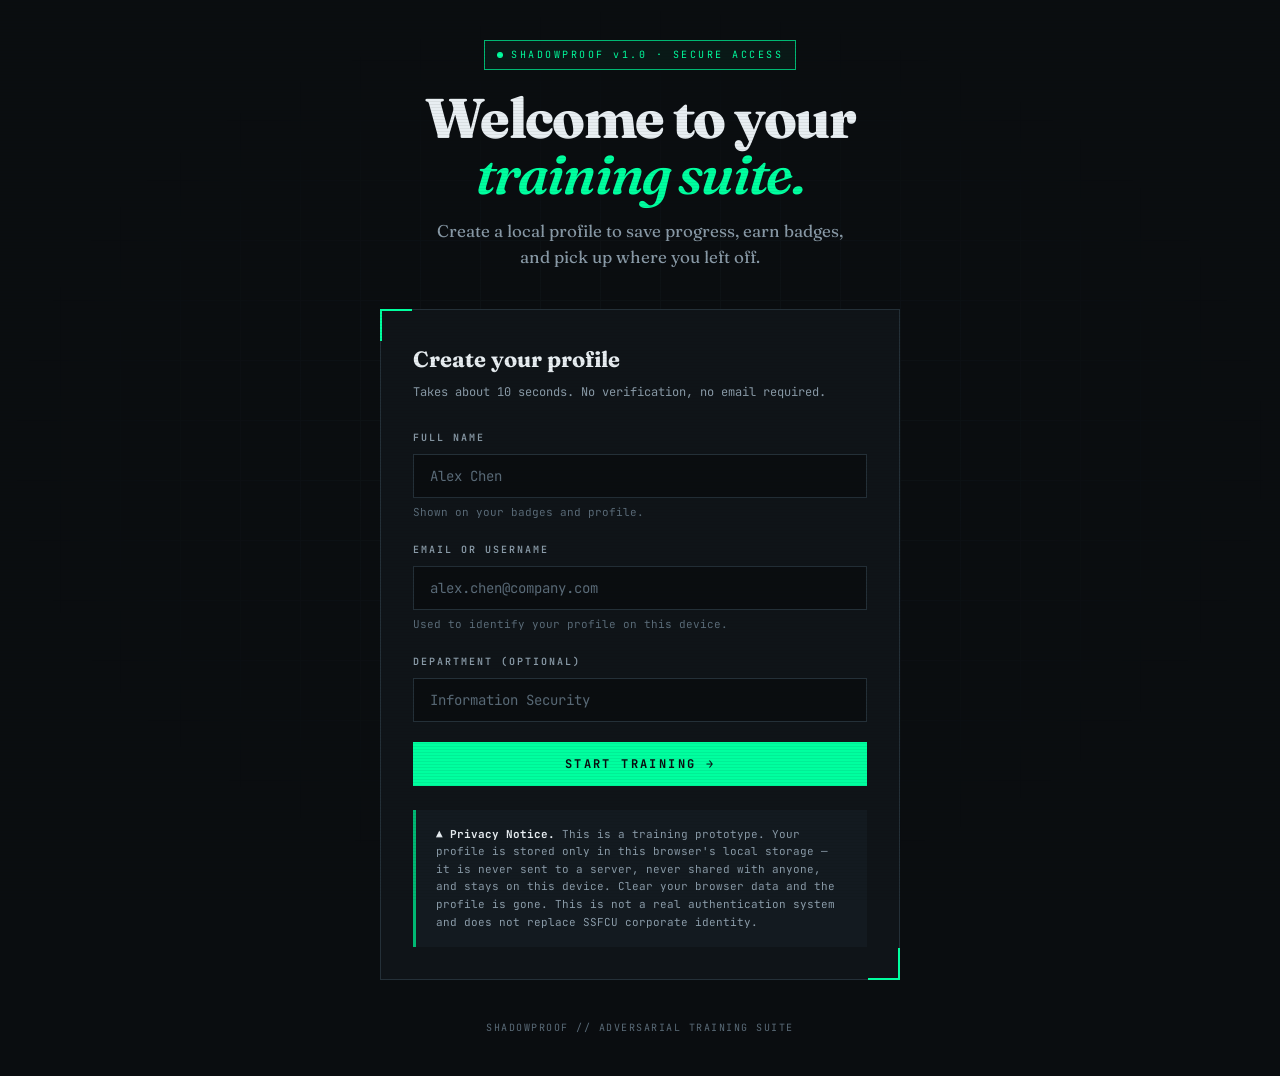
<file: legacy/02-bec.html>
<!DOCTYPE html>
<html lang="en">
<head>
<script>
  // Profile guard: redirect to sign-in if no local profile exists.
  (function () {
    try {
      if (!localStorage.getItem("shadowproof_profile_v1")) {
        window.location.replace("signin.html");
      }
    } catch (e) {}
  })();
</script>
<meta charset="UTF-8">
<meta name="viewport" content="width=device-width, initial-scale=1.0">
<title>Module 02 // The CEO Text — BEC</title>
<link rel="preconnect" href="https://fonts.googleapis.com">
<link href="https://fonts.googleapis.com/css2?family=Playfair+Display:ital,wght@0,400;0,700;0,900;1,400;1,700&family=Inter:wght@300;400;500;600;700&family=IBM+Plex+Mono:wght@400;500&display=swap" rel="stylesheet">
<style>
  :root {
    --paper: #f4efe6;
    --paper-2: #ebe4d4;
    --ink: #1a1614;
    --ink-2: #4a3f38;
    --ink-3: #7a6f68;
    --accent: #b8322b;
    --accent-2: #d4a256;
    --safe: #2f6b3e;
    --border: #c9bfaf;
    --highlight: #f5e29a;
  }
  * { box-sizing: border-box; margin: 0; padding: 0; }
  html, body {
    background: var(--paper);
    color: var(--ink);
    font-family: 'Inter', sans-serif;
    font-size: 15px; line-height: 1.7;
    min-height: 100vh;
    background-image: 
      radial-gradient(ellipse at 20% 30%, rgba(184,50,43,0.03) 0%, transparent 50%),
      radial-gradient(ellipse at 80% 70%, rgba(212,162,86,0.04) 0%, transparent 50%);
  }
  /* subtle paper texture */
  body::before {
    content:''; position:fixed; inset:0;
    background-image: 
      repeating-linear-gradient(45deg, transparent 0, transparent 2px, rgba(122,111,104,0.02) 2px, rgba(122,111,104,0.02) 3px);
    pointer-events:none; z-index:1;
  }

  /* MASTHEAD */
  .masthead {
    max-width: 1100px; margin: 0 auto; padding: 32px 40px 24px;
    border-bottom: 3px double var(--ink);
    text-align: center; position: relative; z-index: 2;
  }
  .masthead-top {
    display: flex; justify-content: space-between; align-items: center;
    font-family: 'IBM Plex Mono', monospace; font-size: 11px;
    color: var(--ink-3); letter-spacing: 0.15em; text-transform: uppercase;
    margin-bottom: 20px; padding-bottom: 12px; border-bottom: 1px solid var(--border);
  }
  .masthead h1 {
    font-family: 'Playfair Display', serif; font-weight: 900;
    font-size: clamp(48px, 7vw, 92px); line-height: 0.9;
    letter-spacing: -0.02em;
  }
  .masthead .tagline {
    font-family: 'Playfair Display', serif; font-style: italic;
    color: var(--ink-2); font-size: 14px; margin-top: 8px;
    letter-spacing: 0.05em;
  }

  .content { max-width: 1100px; margin: 0 auto; padding: 48px 40px; position: relative; z-index: 2; }

  /* NAV BAR */
  .top-nav {
    background: var(--ink); color: var(--paper);
    padding: 10px 24px; display: flex; justify-content: space-between; align-items: center;
    font-family: 'IBM Plex Mono', monospace; font-size: 11px;
    letter-spacing: 0.15em; text-transform: uppercase;
    position: sticky; top: 0; z-index: 50;
  }
  .top-nav a { color: var(--paper); text-decoration: none; opacity: 0.7; transition: opacity 0.2s; }
  .top-nav a:hover { opacity: 1; }

  /* HEADLINE STORY */
  .kicker {
    font-family: 'IBM Plex Mono', monospace;
    color: var(--accent); font-size: 12px;
    letter-spacing: 0.25em; text-transform: uppercase;
    margin-bottom: 20px; display: flex; align-items: center; gap: 12px;
  }
  .kicker::after { content:''; flex:1; height:1px; background: var(--accent); }

  .headline {
    font-family: 'Playfair Display', serif;
    font-size: clamp(40px, 6vw, 72px);
    line-height: 0.95; font-weight: 900;
    letter-spacing: -0.02em;
    margin-bottom: 20px;
  }
  .headline .italic { font-style: italic; font-weight: 700; color: var(--accent); }
  .subhead {
    font-family: 'Playfair Display', serif;
    font-size: 22px; font-style: italic;
    color: var(--ink-2); font-weight: 400;
    max-width: 800px; line-height: 1.4;
    padding-bottom: 24px; margin-bottom: 32px;
    border-bottom: 1px solid var(--border);
  }

  /* SCENE CARD */
  .scene {
    display: none;
    animation: fadeIn 0.5s ease;
  }
  .scene.active { display: block; }
  @keyframes fadeIn { from { opacity: 0; transform: translateY(10px); } to { opacity: 1; transform: translateY(0); } }

  /* TEXT MESSAGE THREAD */
  .thread-container {
    display: grid; grid-template-columns: 1fr 340px;
    gap: 40px; margin-top: 32px;
  }
  @media (max-width: 900px) {
    .thread-container { grid-template-columns: 1fr; }
  }

  .phone {
    background: #1a1a1a; border-radius: 40px; padding: 12px;
    box-shadow: 0 30px 60px rgba(0,0,0,0.25);
    max-width: 380px; margin: 0 auto;
  }
  .phone-screen {
    background: #f0f0f5; border-radius: 30px;
    padding: 20px 16px; min-height: 560px;
    font-family: -apple-system, 'Segoe UI', sans-serif;
    display: flex; flex-direction: column;
  }
  .phone-header {
    text-align: center; padding-bottom: 16px;
    border-bottom: 1px solid rgba(0,0,0,0.1);
    margin-bottom: 16px;
  }
  .contact-avatar {
    width: 60px; height: 60px; border-radius: 50%;
    background: linear-gradient(135deg, #6366f1, #8b5cf6);
    color: white; display: flex; align-items: center; justify-content: center;
    font-size: 24px; font-weight: 600; margin: 0 auto 8px;
  }
  .contact-name {
    font-size: 14px; font-weight: 600; color: #1a1a1a;
  }
  .contact-sub {
    font-size: 11px; color: #666; margin-top: 2px;
  }
  .contact-sub .unknown {
    background: #ffe1a3; padding: 1px 6px; border-radius: 4px;
    color: #8a5a00; font-weight: 500;
  }

  .messages { flex: 1; display: flex; flex-direction: column; gap: 6px; }
  .msg {
    max-width: 78%; padding: 9px 13px; border-radius: 18px;
    font-size: 13px; line-height: 1.4;
    animation: msgIn 0.4s ease;
  }
  @keyframes msgIn { from { opacity: 0; transform: translateY(6px); } to { opacity: 1; transform: translateY(0); } }
  .msg.them { background: #e5e5ea; color: #1a1a1a; align-self: flex-start; border-bottom-left-radius: 4px; }
  .msg.you { background: #0084ff; color: white; align-self: flex-end; border-bottom-right-radius: 4px; }
  .msg-time { font-size: 10px; color: #999; text-align: center; margin: 8px 0 4px; }

  .reply-input {
    background: white; border: 1px solid #ccc; border-radius: 20px;
    padding: 8px 14px; margin-top: 12px; display: flex; gap: 8px;
    font-size: 12px; color: #999;
  }
  .reply-input input {
    flex: 1; border: none; outline: none; font-family: inherit; font-size: 12px;
    background: transparent;
  }

  /* SIDEBAR: WHAT TO LOOK FOR */
  .sidebar {
    background: var(--paper-2); border: 1px solid var(--border);
    padding: 24px; position: sticky; top: 60px; max-height: 80vh; overflow-y: auto;
  }
  .sidebar-title {
    font-family: 'Playfair Display', serif; font-size: 20px; font-weight: 700;
    padding-bottom: 12px; margin-bottom: 16px;
    border-bottom: 2px solid var(--accent);
    display: flex; align-items: center; gap: 8px;
  }
  .sidebar-title::before { content: '⚑'; color: var(--accent); }
  .flag-item {
    padding: 14px 0; border-bottom: 1px dashed var(--border);
    opacity: 0.35; transition: opacity 0.4s;
  }
  .flag-item:last-child { border-bottom: none; }
  .flag-item.revealed { opacity: 1; }
  .flag-num {
    font-family: 'IBM Plex Mono', monospace; font-size: 10px;
    color: var(--accent); letter-spacing: 0.15em; margin-bottom: 4px;
    font-weight: 700;
  }
  .flag-title { font-weight: 700; color: var(--ink); font-size: 14px; margin-bottom: 4px; }
  .flag-desc { font-size: 12px; color: var(--ink-2); line-height: 1.5; }

  /* CHOICE BUTTONS */
  .choices {
    margin-top: 24px; display: grid; gap: 10px;
  }
  .choice-btn {
    padding: 14px 18px; background: white;
    border: 2px solid var(--ink); color: var(--ink);
    font-family: inherit; font-size: 14px; font-weight: 500;
    cursor: pointer; text-align: left; transition: all 0.15s;
    display: flex; align-items: center; gap: 12px;
  }
  .choice-btn:hover:not(:disabled) { background: var(--ink); color: var(--paper); }
  .choice-btn:disabled { cursor: default; opacity: 0.6; }
  .choice-btn.correct { border-color: var(--safe); background: rgba(47,107,62,0.1); color: var(--safe); }
  .choice-btn.wrong { border-color: var(--accent); background: rgba(184,50,43,0.08); color: var(--accent); }
  .choice-letter {
    font-family: 'Playfair Display', serif; font-weight: 900; font-size: 18px;
    font-style: italic; min-width: 20px;
  }

  /* PULL QUOTE */
  .pull-quote {
    font-family: 'Playfair Display', serif; font-style: italic;
    font-size: 28px; line-height: 1.3; color: var(--ink);
    border-left: 4px solid var(--accent); padding: 20px 32px;
    margin: 40px 0; max-width: 720px;
    position: relative;
  }
  .pull-quote::before {
    content: '"'; position: absolute; top: -20px; left: 20px;
    font-size: 100px; color: var(--accent); opacity: 0.3;
    font-family: 'Playfair Display', serif;
  }

  /* Feedback callout */
  .callout {
    background: white; border-left: 4px solid var(--accent);
    padding: 20px 24px; margin: 24px 0; display: none;
  }
  .callout.show { display: block; animation: fadeIn 0.4s; }
  .callout.safe { border-left-color: var(--safe); }
  .callout-title {
    font-family: 'Playfair Display', serif; font-weight: 700; font-size: 18px;
    color: var(--accent); margin-bottom: 8px;
  }
  .callout.safe .callout-title { color: var(--safe); }
  .callout-body { font-size: 14px; color: var(--ink-2); line-height: 1.6; }
  .callout-body strong { color: var(--ink); }

  /* NAV BUTTONS */
  .scene-nav {
    margin-top: 48px; display: flex; justify-content: space-between;
    padding-top: 24px; border-top: 1px solid var(--border);
  }
  .btn {
    padding: 12px 24px; background: transparent;
    border: 2px solid var(--ink); color: var(--ink);
    font-family: 'IBM Plex Mono', monospace; font-size: 11px;
    letter-spacing: 0.15em; text-transform: uppercase; cursor: pointer;
    transition: all 0.15s; font-weight: 600;
  }
  .btn:hover { background: var(--ink); color: var(--paper); }
  .btn.primary { background: var(--accent); border-color: var(--accent); color: white; }
  .btn.primary:hover { background: #8f2620; border-color: #8f2620; }
  .btn:disabled { opacity: 0.4; cursor: not-allowed; }

  /* CHECKLIST FINAL */
  .checklist {
    display: grid; gap: 16px; margin: 32px 0;
  }
  .check-item {
    background: white; border: 1px solid var(--border);
    padding: 20px 24px; display: flex; gap: 20px; align-items: start;
  }
  .check-num {
    font-family: 'Playfair Display', serif; font-style: italic;
    font-size: 32px; font-weight: 700; color: var(--accent);
    line-height: 1; min-width: 40px;
  }
  .check-title { font-weight: 700; font-size: 15px; margin-bottom: 4px; color: var(--ink); }
  .check-desc { font-size: 13px; color: var(--ink-2); line-height: 1.6; }

  /* PROGRESS DOTS */
  .progress-dots {
    display: flex; gap: 8px; justify-content: center;
    margin: 24px 0;
  }
  .dot {
    width: 8px; height: 8px; border-radius: 50%;
    background: var(--border); transition: all 0.3s;
  }
  .dot.active { background: var(--accent); width: 24px; border-radius: 4px; }
  .dot.done { background: var(--ink); }

  .scenario-tag {
    display: inline-block; background: var(--ink); color: var(--paper);
    font-family: 'IBM Plex Mono', monospace; font-size: 10px;
    padding: 4px 10px; letter-spacing: 0.2em; text-transform: uppercase;
    margin-bottom: 12px;
  }

  .completion {
    text-align: center; padding: 60px 20px;
    background: var(--paper-2); border: 2px solid var(--ink);
    margin-top: 40px;
  }
  .completion-title {
    font-family: 'Playfair Display', serif; font-size: 48px;
    font-weight: 900; line-height: 1;
    margin-bottom: 16px;
  }
  .completion-title .italic { font-style: italic; color: var(--accent); }

</style>
</head>
<body>

<div class="top-nav">
  <a href="index.html">← ALL MODULES</a>
  <span>MODULE 02 // BUSINESS EMAIL COMPROMISE</span>
  <span id="clock">--:--:--</span>
</div>

<div class="masthead">
  <div class="masthead-top">
    <span>VOL. II · No. 02</span>
    <span>THE HUMAN LEDGER</span>
    <span>TUES · Q4</span>
  </div>
  <h1>The Human Ledger</h1>
  <div class="tagline">A weekly dispatch on the small deceptions costing companies millions</div>
</div>

<div class="content">
  <div class="progress-dots" id="dots">
    <div class="dot active"></div><div class="dot"></div><div class="dot"></div><div class="dot"></div><div class="dot"></div>
  </div>

  <!-- SCENE 1: OPENING -->
  <section class="scene active" id="scene-1">
    <div class="kicker">Cover Story · Est. Reading Time 8 min</div>
    <h2 class="headline">"Are you at your desk? I need a quick <span class="italic">favor.</span>"</h2>
    <p class="subhead">
      The message arrives at 4:47 PM on a Friday. Your CEO's name is on it. Something feels urgent, personal, quiet. In the next ten minutes, an employee somewhere in the country will lose their company between four and seventy thousand dollars — because they wanted to be helpful.
    </p>
    <div class="pull-quote">
      Business Email Compromise is not a technical attack. It's a social one — designed to make a good employee do a bad thing before their better judgment catches up.
    </div>

    <p style="max-width:720px;color:var(--ink-2);font-size:16px;">
      In this training you'll see a real-world BEC unfold as a text and email exchange. At each turn you'll decide what to do. There are no trick questions — only patterns to recognize, and habits to build.
    </p>

    <div class="scene-nav">
      <a href="index.html" class="btn">← All Modules</a>
      <button class="btn primary" onclick="goToScene(2)">Begin →</button>
    </div>
  </section>

  <!-- SCENE 2: THE OPENING TEXT -->
  <section class="scene" id="scene-2">
    <div class="scenario-tag">Scene 01 / The Opening</div>
    <h2 class="headline">A text from an unknown number.</h2>
    <p class="subhead">
      You're wrapping up for the weekend. Your phone lights up. It's not a saved contact — but the person seems to know you, and the name they mention is your CEO's. Read carefully. What do you do?
    </p>

    <div class="thread-container">
      <div class="phone">
        <div class="phone-screen">
          <div class="phone-header">
            <div class="contact-avatar">?</div>
            <div class="contact-name">+1 (346) 555-0129</div>
            <div class="contact-sub"><span class="unknown">Unknown Number</span></div>
          </div>
          <div class="messages" id="msgs-1">
            <div class="msg-time">Friday 4:47 PM</div>
            <div class="msg them">Hi, are you available? I need your help with something quick. — David</div>
            <div class="msg them">This is David Chen, your CEO. I got a new phone and lost some contacts.</div>
          </div>
          <div class="reply-input">
            <input placeholder="iMessage" disabled>
            <span>◀</span>
          </div>
        </div>
      </div>

      <div class="sidebar">
        <div class="sidebar-title">Signals to Read</div>
        <div class="flag-item" data-flag="unknown">
          <div class="flag-num">SIGNAL 01</div>
          <div class="flag-title">Unknown number, familiar name</div>
          <div class="flag-desc">A real executive doesn't text you from a number you don't have saved. The "new phone" explanation is the most common opener in BEC.</div>
        </div>
        <div class="flag-item" data-flag="channel">
          <div class="flag-num">SIGNAL 02</div>
          <div class="flag-title">Off-channel contact</div>
          <div class="flag-desc">Real business happens in email, Teams, Slack — channels that leave a record. Personal text = red flag.</div>
        </div>
        <div class="flag-item" data-flag="urgency">
          <div class="flag-num">SIGNAL 03</div>
          <div class="flag-title">Vague urgency</div>
          <div class="flag-desc">"Quick help," "are you available," "need a favor" — the request is deliberately foggy. That fog is a tool.</div>
        </div>
        <div class="flag-item" data-flag="timing">
          <div class="flag-num">SIGNAL 04</div>
          <div class="flag-title">Late Friday afternoon</div>
          <div class="flag-desc">Attackers time these for when you're mentally checked out and IT staff have gone home. Weekends and holidays are peak BEC hours.</div>
        </div>
      </div>
    </div>

    <p style="margin-top:32px;font-family:'Playfair Display',serif;font-style:italic;font-size:20px;color:var(--ink);">What's your move?</p>
    <div class="choices" id="choices-2">
      <button class="choice-btn" onclick="answer2(this, 'reply')">
        <span class="choice-letter">A.</span>
        Reply back — "Hi David, what do you need?" It's the CEO, better be responsive.
      </button>
      <button class="choice-btn" onclick="answer2(this, 'verify')">
        <span class="choice-letter">B.</span>
        Ignore the text. Send David a message on Teams asking if he really texted you.
      </button>
      <button class="choice-btn" onclick="answer2(this, 'block')">
        <span class="choice-letter">C.</span>
        Block the number and delete the message.
      </button>
    </div>

    <div class="callout" id="cb2a">
      <div class="callout-title">A common instinct — but it's what the attacker wants.</div>
      <div class="callout-body">
        Replying confirms your number is active and that you believe the story. From here, the attacker gets to shape the conversation. <strong>The right move is to verify through a known channel</strong> — Teams, Slack, or David's known desk line — before you engage. Reveal all four signals above to see everything wrong with the opening message.
      </div>
    </div>
    <div class="callout safe" id="cb2b">
      <div class="callout-title">That's the right instinct.</div>
      <div class="callout-body">
        Verifying through a <strong>known channel</strong> (Teams, Slack, David's known desk phone) is the single most effective defense against BEC. In this scenario the real David is at his desk and never sent a text. But let's follow what would have happened if you'd replied — because most of your coworkers will.
      </div>
    </div>
    <div class="callout" id="cb2c">
      <div class="callout-title">Understandable — but you'd miss the lesson.</div>
      <div class="callout-body">
        Blocking is fine for obvious spam, but the report step matters. Forwarding the message to your IT/Security team helps them warn everyone else — often, when one employee gets a BEC text, dozens do. <strong>Report first, block second.</strong>
      </div>
    </div>

    <div class="scene-nav">
      <button class="btn" onclick="goToScene(1)">← Back</button>
      <button class="btn primary" id="s2next" onclick="goToScene(3)" disabled>Continue →</button>
    </div>
  </section>

  <!-- SCENE 3: THE ASK -->
  <section class="scene" id="scene-3">
    <div class="scenario-tag">Scene 02 / The Ask</div>
    <h2 class="headline">The <span class="italic">real</span> request.</h2>
    <p class="subhead">
      Let's say a colleague did reply — this is what would arrive next. Notice how the request becomes concrete, specific, and time-boxed.
    </p>

    <div class="thread-container">
      <div class="phone">
        <div class="phone-screen">
          <div class="phone-header">
            <div class="contact-avatar" style="background: linear-gradient(135deg, #6366f1, #8b5cf6);">?</div>
            <div class="contact-name">+1 (346) 555-0129</div>
            <div class="contact-sub"><span class="unknown">Unknown Number</span></div>
          </div>
          <div class="messages" id="msgs-2">
            <div class="msg them">Great, thanks for responding! I'm in back-to-back meetings today so I can't take a call.</div>
            <div class="msg them">I need you to pick up some Apple gift cards for a client appreciation gift. It's time-sensitive — client is flying out tonight.</div>
            <div class="msg them">Can you grab 10 x $500 cards from Target on your way home? I'll reimburse Monday. Just send me photos of the codes when done.</div>
            <div class="msg them">Please keep this between us for now — it's a surprise announcement.</div>
          </div>
          <div class="reply-input">
            <input placeholder="iMessage" disabled>
            <span>◀</span>
          </div>
        </div>
      </div>

      <div class="sidebar">
        <div class="sidebar-title">The BEC Fingerprint</div>
        <div class="flag-item revealed">
          <div class="flag-num">TELL 01</div>
          <div class="flag-title">Gift cards, wire, or crypto</div>
          <div class="flag-desc">If a request involves gift cards, wire transfers, cryptocurrency, or changed banking details — treat it as hostile until proven otherwise.</div>
        </div>
        <div class="flag-item revealed">
          <div class="flag-num">TELL 02</div>
          <div class="flag-title">"I can't take a call"</div>
          <div class="flag-desc">The attacker cannot pass a voice check. This excuse is designed to block the one verification that would expose them.</div>
        </div>
        <div class="flag-item revealed">
          <div class="flag-num">TELL 03</div>
          <div class="flag-title">"Keep this between us"</div>
          <div class="flag-desc">Isolation is a weapon. Real executives don't ask you to hide business transactions from colleagues.</div>
        </div>
        <div class="flag-item revealed">
          <div class="flag-num">TELL 04</div>
          <div class="flag-title">"I'll reimburse you"</div>
          <div class="flag-desc">You are being asked to front the money personally. That is never a legitimate business process. Never.</div>
        </div>
      </div>
    </div>

    <div class="pull-quote">
      In 2023, gift-card BEC scams cost U.S. businesses over $50 million. Not because CFOs authorized it — because well-meaning employees did.
    </div>

    <div class="scene-nav">
      <button class="btn" onclick="goToScene(2)">← Back</button>
      <button class="btn primary" onclick="goToScene(4)">See the Email Version →</button>
    </div>
  </section>

  <!-- SCENE 4: EMAIL BEC / WIRE FRAUD -->
  <section class="scene" id="scene-4">
    <div class="scenario-tag">Scene 03 / The Higher-Stakes Version</div>
    <h2 class="headline">The vendor <span class="italic">who moved.</span></h2>
    <p class="subhead">
      Gift-card BEC is the low-stakes version. This one — invoice redirection — is where companies lose six or seven figures at a time. It arrives quietly. It looks routine. Read every line.
    </p>

    <div style="background:white;border:1px solid var(--border);padding:32px;margin-top:24px;max-width:820px;box-shadow: 4px 4px 0 rgba(0,0,0,0.1);">
      <div style="border-bottom:1px solid var(--border);padding-bottom:16px;margin-bottom:20px;font-family:'IBM Plex Mono',monospace;font-size:12px;color:var(--ink-3);">
        <div><strong style="color:var(--ink);">From:</strong> Jennifer Marks &lt;<span style="background:var(--highlight);padding:1px 4px;" title="Look carefully">jmarks@acme-corp.net</span>&gt;</div>
        <div><strong style="color:var(--ink);">To:</strong> ap@yourcompany.com</div>
        <div><strong style="color:var(--ink);">Subject:</strong> Updated Banking Details for Invoice #INV-4471</div>
        <div><strong style="color:var(--ink);">Date:</strong> Friday, 4:52 PM</div>
      </div>
      <div style="font-family:'Inter',sans-serif;font-size:14px;line-height:1.7;color:var(--ink);">
        <p style="margin-bottom:12px;">Hi team,</p>
        <p style="margin-bottom:12px;">I hope you're doing well. I'm reaching out regarding invoice <strong>INV-4471</strong> (originally sent 3 weeks ago).</p>
        <p style="margin-bottom:12px;">Our accounting firm has changed our banking partner. Please update our details in your system before processing payment:</p>
        <div style="background:var(--paper-2);padding:16px;border-left:3px solid var(--accent);font-family:'IBM Plex Mono',monospace;font-size:12px;margin:12px 0;">
          <strong>NEW Bank:</strong> First Meridian Trust<br>
          <strong>Routing:</strong> 021000021<br>
          <strong>Account:</strong> 8847290011<br>
          <strong>Beneficiary:</strong> Acme Corp LLC
        </div>
        <p style="margin-bottom:12px;">Please confirm receipt and process at your earliest convenience — we're working to close our books for the month.</p>
        <p style="margin-bottom:12px;">Best regards,<br>Jennifer Marks<br>Accounts Receivable, Acme Corp</p>
      </div>
    </div>

    <div style="display:grid;grid-template-columns:repeat(auto-fit,minmax(240px,1fr));gap:16px;margin-top:32px;">
      <div style="background:var(--paper-2);border-left:3px solid var(--accent);padding:16px 20px;">
        <div style="font-family:'IBM Plex Mono',monospace;font-size:10px;color:var(--accent);letter-spacing:0.15em;margin-bottom:4px;">DOMAIN LOOK</div>
        <div style="font-weight:700;margin-bottom:4px;">acme-corp<strong style="color:var(--accent);">.net</strong> vs .com</div>
        <div style="font-size:12px;color:var(--ink-2);">The real Acme uses acme-corp.com. This attacker registered acme-corp.net weeks ago.</div>
      </div>
      <div style="background:var(--paper-2);border-left:3px solid var(--accent);padding:16px 20px;">
        <div style="font-family:'IBM Plex Mono',monospace;font-size:10px;color:var(--accent);letter-spacing:0.15em;margin-bottom:4px;">THE ASK</div>
        <div style="font-weight:700;margin-bottom:4px;">Banking change on existing invoice</div>
        <div style="font-size:12px;color:var(--ink-2);">Vendors change banks — but any change should trigger phone verification to a known contact.</div>
      </div>
      <div style="background:var(--paper-2);border-left:3px solid var(--accent);padding:16px 20px;">
        <div style="font-family:'IBM Plex Mono',monospace;font-size:10px;color:var(--accent);letter-spacing:0.15em;margin-bottom:4px;">TIMING</div>
        <div style="font-weight:700;margin-bottom:4px;">Late Friday, "closing our books"</div>
        <div style="font-size:12px;color:var(--ink-2);">Urgency + weekend + specific-sounding reason = classic pressure play.</div>
      </div>
    </div>

    <div class="pull-quote">
      One phone call — to a number the vendor gave you six months ago, not one in the email — would have caught this. That call is the single most valuable habit in accounts payable.
    </div>

    <div class="scene-nav">
      <button class="btn" onclick="goToScene(3)">← Back</button>
      <button class="btn primary" onclick="goToScene(5)">Continue to Playbook →</button>
    </div>
  </section>

  <!-- SCENE 5: PLAYBOOK / DEBRIEF -->
  <section class="scene" id="scene-5">
    <div class="scenario-tag">Debrief / Your Playbook</div>
    <h2 class="headline">The <span class="italic">five habits</span> that stop BEC.</h2>
    <p class="subhead">
      No technology solves BEC completely. What stops it is a small set of habits that any employee can build. Read these once, and read them again.
    </p>

    <div class="checklist">
      <div class="check-item">
        <div class="check-num">1.</div>
        <div>
          <div class="check-title">Verify the person, not the message.</div>
          <div class="check-desc">Any request involving money, credentials, banking changes, or gift cards — call the person on a number you already have, or message them on Teams/Slack. Not the number in the email. Not the number they gave you. The one you already trust.</div>
        </div>
      </div>
      <div class="check-item">
        <div class="check-num">2.</div>
        <div>
          <div class="check-title">Assume unusual channels are hostile.</div>
          <div class="check-desc">Your CEO doesn't need to text you from an unknown number. Your CFO doesn't ask for wire changes over WhatsApp. A vendor doesn't switch banks via a stranger's Gmail. The channel is often the tell.</div>
        </div>
      </div>
      <div class="check-item">
        <div class="check-num">3.</div>
        <div>
          <div class="check-title">Read the domain like you're being paid to.</div>
          <div class="check-desc">acme-corp.net vs acme-corp.com. yourcompany.co vs yourcompany.com. Look for extra letters, missing letters, and swapped TLDs. Attackers register lookalike domains hours before they use them.</div>
        </div>
      </div>
      <div class="check-item">
        <div class="check-num">4.</div>
        <div>
          <div class="check-title">Urgency is a weapon. Recognize it.</div>
          <div class="check-desc">"Before the client leaves," "closing the books," "I'm in a meeting" — these phrases are engineered to bypass your judgment. Whenever you feel rushed by a message, that's the moment to slow down.</div>
        </div>
      </div>
      <div class="check-item">
        <div class="check-num">5.</div>
        <div>
          <div class="check-title">Report every suspicious message. Even if unsure.</div>
          <div class="check-desc">When one employee gets a BEC message, dozens usually do. Your report protects everyone else. IT would rather see ten false positives than miss the one that empties the treasury.</div>
        </div>
      </div>
    </div>

    <div class="completion">
      <div class="completion-title">You now recognize <span class="italic">the pattern.</span></div>
      <p style="max-width:600px;margin:16px auto 32px;font-family:'Playfair Display',serif;font-style:italic;color:var(--ink-2);font-size:18px;">
        Every BEC scam follows the same skeleton. Once you can see the skeleton, the disguise stops working. Pass the knowledge check below to earn your badge.
      </p>
      <button class="btn primary" id="startCheckBtn" onclick="revealAssessment()">Take the Knowledge Check →</button>
    </div>

    <div id="shadowproof-assessment" style="margin-top:32px;"></div>

    <div class="scene-nav">
      <button class="btn" onclick="goToScene(4)">← Back</button>
      <a href="index.html" class="btn">Return to Suite →</a>
    </div>
  </section>
</div>

<script>
  const totalScenes = 5;
  let currentScene = 1;
  const MODULE_ID = 'bec';

  function updateDots() {
    document.querySelectorAll('.dot').forEach((d, i) => {
      d.classList.remove('active','done');
      if (i + 1 < currentScene) d.classList.add('done');
      if (i + 1 === currentScene) d.classList.add('active');
    });
  }

  function goToScene(n) {
    if (n < 1 || n > totalScenes) return;
    document.querySelectorAll('.scene').forEach(s => s.classList.remove('active'));
    document.getElementById('scene-' + n).classList.add('active');
    currentScene = n;
    updateDots();
    window.scrollTo({ top: 0, behavior: 'smooth' });
  }

  function answer2(btn, choice) {
    document.querySelectorAll('#choices-2 .choice-btn').forEach(b => b.disabled = true);
    document.querySelectorAll('.callout').forEach(c => c.classList.remove('show'));
    if (choice === 'reply') {
      btn.classList.add('wrong');
      document.getElementById('cb2a').classList.add('show');
    } else if (choice === 'verify') {
      btn.classList.add('correct');
      document.getElementById('cb2b').classList.add('show');
    } else {
      btn.classList.add('wrong');
      document.getElementById('cb2c').classList.add('show');
    }
    // reveal signals
    document.querySelectorAll('#scene-2 .flag-item').forEach(f => f.classList.add('revealed'));
    document.getElementById('s2next').disabled = false;
  }

  function revealAssessment() {
    document.getElementById('startCheckBtn').style.display = 'none';
    ShadowproofAssessment.init({
      moduleId: MODULE_ID,
      moduleTitle: 'The CEO Text',
      questions: window.SHADOWPROOF_QUESTIONS.bec
    });
    document.getElementById('shadowproof-assessment').scrollIntoView({ behavior: 'smooth', block: 'start' });
  }

  function updateClock() {
    document.getElementById('clock').textContent = new Date().toTimeString().slice(0,8);
  }
  setInterval(updateClock, 1000);
  updateClock();
</script>

<script src="questions.js"></script>
<script src="assessment.js"></script>

</body>
</html>
</file>
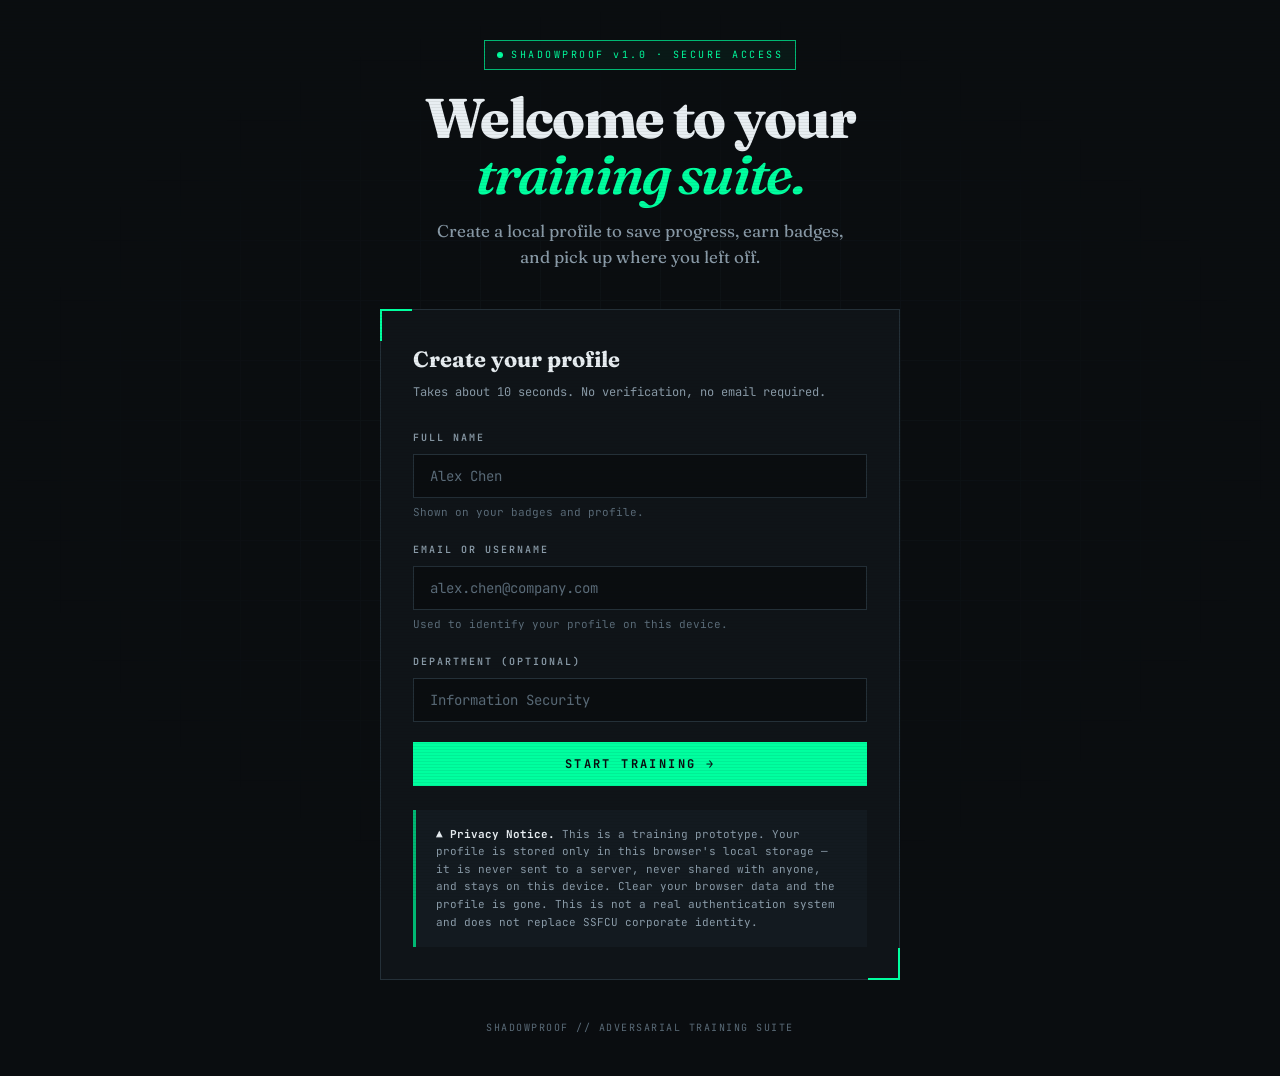
<file: legacy/03-smishing.html>
<!DOCTYPE html>
<html lang="en">
<head>
<script>
  // Profile guard: redirect to sign-in if no local profile exists.
  (function () {
    try {
      if (!localStorage.getItem("shadowproof_profile_v1")) {
        window.location.replace("signin.html");
      }
    } catch (e) {}
  })();
</script>
<meta charset="UTF-8">
<meta name="viewport" content="width=device-width, initial-scale=1.0">
<title>Module 03 // Silent Signal — Smishing</title>
<link rel="preconnect" href="https://fonts.googleapis.com">
<link href="https://fonts.googleapis.com/css2?family=VT323&family=Space+Grotesk:wght@400;500;600;700&family=IBM+Plex+Mono:wght@400;500;600&display=swap" rel="stylesheet">
<style>
  :root {
    --bg: #0a0806;
    --bg-2: #120e08;
    --surface: #1a140c;
    --amber: #ffb020;
    --amber-dim: #a86c00;
    --amber-glow: rgba(255, 176, 32, 0.4);
    --red: #ff5540;
    --green: #40ff8a;
    --text: #f5d99e;
    --text-dim: #a88860;
    --text-mute: #6d5735;
    --border: #3d2e18;
  }
  * { box-sizing: border-box; margin: 0; padding: 0; }
  html, body {
    background: var(--bg); color: var(--text);
    font-family: 'Space Grotesk', sans-serif;
    font-size: 15px; line-height: 1.6; min-height: 100vh;
    overflow-x: hidden;
  }

  /* CRT SCANLINES */
  body::before {
    content:''; position:fixed; inset:0;
    background: repeating-linear-gradient(0deg, rgba(255,176,32,0.03) 0px, rgba(255,176,32,0.03) 1px, transparent 1px, transparent 4px);
    pointer-events:none; z-index: 999;
  }
  body::after {
    content:''; position:fixed; inset:0;
    background: radial-gradient(ellipse at center, transparent 0%, rgba(0,0,0,0.6) 100%);
    pointer-events:none; z-index: 998;
  }

  /* HEADER */
  .header-bar {
    position: sticky; top: 0; z-index: 100;
    background: var(--bg-2);
    border-bottom: 1px solid var(--border);
    padding: 12px 32px; display: flex; justify-content: space-between; align-items: center;
    font-family: 'IBM Plex Mono', monospace; font-size: 11px;
    letter-spacing: 0.15em; text-transform: uppercase;
    color: var(--text-dim);
  }
  .header-bar a { color: var(--text-dim); text-decoration: none; }
  .header-bar a:hover { color: var(--amber); }
  .header-brand { color: var(--amber); text-shadow: 0 0 8px var(--amber-glow); font-weight: 600; letter-spacing: 0.2em; }

  /* HERO / OP */
  .op-banner {
    padding: 60px 40px; max-width: 1300px; margin: 0 auto;
    border-bottom: 1px dashed var(--border);
  }
  .op-line {
    font-family: 'IBM Plex Mono', monospace;
    color: var(--amber-dim); font-size: 11px;
    letter-spacing: 0.25em; margin-bottom: 24px;
    display: flex; align-items: center; gap: 12px;
  }
  .op-line::before, .op-line::after {
    content:''; flex: 1; height: 1px; background: var(--border);
  }

  h1.op-title {
    font-family: 'VT323', monospace;
    font-size: clamp(72px, 12vw, 180px);
    line-height: 0.85; font-weight: 400;
    color: var(--amber);
    text-shadow: 0 0 20px var(--amber-glow), 0 0 40px var(--amber-glow);
    letter-spacing: 0.02em;
    text-transform: uppercase;
    text-align: center;
    animation: flicker 4s infinite;
  }
  @keyframes flicker {
    0%, 100% { opacity: 1; }
    50% { opacity: 0.95; }
    52% { opacity: 0.85; }
    54% { opacity: 1; }
  }
  .op-tagline {
    text-align: center; font-family: 'IBM Plex Mono', monospace;
    color: var(--text-dim); margin-top: 20px;
    font-size: 14px; letter-spacing: 0.15em;
  }
  .op-tagline .amber { color: var(--amber); }

  /* MAIN */
  .content { max-width: 1300px; margin: 0 auto; padding: 60px 40px; }

  .transmission {
    font-family: 'IBM Plex Mono', monospace;
    color: var(--amber);
    font-size: 12px; letter-spacing: 0.15em;
    margin-bottom: 16px;
    display: flex; align-items: center; gap: 12px;
  }
  .transmission::before {
    content: '●'; color: var(--red); animation: blink 1s infinite;
  }
  @keyframes blink { 50% { opacity: 0.3; } }

  .scene { display: none; animation: fadeIn 0.5s; }
  .scene.active { display: block; }
  @keyframes fadeIn { from { opacity: 0; transform: translateY(10px); } to { opacity: 1; transform: translateY(0); } }

  h2.scene-title {
    font-family: 'VT323', monospace;
    font-size: clamp(48px, 7vw, 88px);
    line-height: 0.9; color: var(--text);
    text-shadow: 0 0 20px rgba(245, 217, 158, 0.3);
    letter-spacing: 0.02em; margin-bottom: 20px;
    text-transform: uppercase;
  }
  h2.scene-title .amber { color: var(--amber); text-shadow: 0 0 20px var(--amber-glow); }

  .lede {
    font-size: 18px; color: var(--text-dim);
    max-width: 720px; margin-bottom: 40px; line-height: 1.6;
  }

  /* PHONE MOCKUP */
  .lab {
    display: grid; grid-template-columns: 1fr 340px; gap: 40px;
    margin-top: 24px;
  }
  @media (max-width: 900px) { .lab { grid-template-columns: 1fr; } }

  .sms-grid {
    display: grid; grid-template-columns: repeat(auto-fill, minmax(280px, 1fr));
    gap: 20px;
  }

  .sms-card {
    background: #0d0806; border: 1px solid var(--border);
    padding: 0; border-radius: 20px; overflow: hidden;
    box-shadow: 0 0 30px rgba(255, 176, 32, 0.05);
    cursor: pointer; transition: all 0.2s;
    position: relative;
  }
  .sms-card:hover { border-color: var(--amber); box-shadow: 0 0 30px var(--amber-glow); }
  .sms-card.inspected { border-color: var(--amber); }

  .sms-card-header {
    background: #1c1611; padding: 10px 16px;
    display: flex; justify-content: space-between; align-items: center;
    font-family: 'IBM Plex Mono', monospace; font-size: 10px;
    color: var(--text-mute); border-bottom: 1px solid var(--border);
    letter-spacing: 0.1em;
  }
  .sms-card-header .from { color: var(--text-dim); font-weight: 600; }

  .sms-body {
    padding: 16px; background: #f0eeea;
    color: #1a1a1a; font-size: 13px; line-height: 1.5;
    font-family: -apple-system, sans-serif; min-height: 100px;
  }
  .sms-body a { color: #0066cc; text-decoration: none; word-break: break-all; }
  .sms-body a.malicious { background: var(--highlight, #fff3a3); padding: 1px 3px; }

  .sms-verdict {
    padding: 12px 16px; background: var(--bg-2);
    display: none; border-top: 1px solid var(--border);
    font-family: 'IBM Plex Mono', monospace; font-size: 11px;
    line-height: 1.5; color: var(--text-dim);
  }
  .sms-verdict.show { display: block; }
  .sms-verdict .verdict-tag {
    display: inline-block; font-weight: 700; padding: 2px 8px;
    margin-bottom: 8px; letter-spacing: 0.15em;
  }
  .sms-verdict .verdict-tag.scam {
    background: rgba(255, 85, 64, 0.15); color: var(--red);
    border: 1px solid var(--red);
  }
  .sms-verdict .verdict-tag.legit {
    background: rgba(64, 255, 138, 0.15); color: var(--green);
    border: 1px solid var(--green);
  }
  .sms-verdict .verdict-body { color: var(--text); font-family: 'Space Grotesk', sans-serif; font-size: 13px; }
  .sms-verdict .verdict-body strong { color: var(--amber); }

  .inspect-hint {
    position: absolute; bottom: 8px; right: 12px;
    font-family: 'IBM Plex Mono', monospace; font-size: 9px;
    color: var(--text-mute); letter-spacing: 0.15em;
  }

  /* SIDEBAR / SCORECARD */
  .scorecard {
    background: var(--bg-2); border: 1px solid var(--border);
    padding: 24px; position: sticky; top: 80px;
  }
  .scorecard-title {
    font-family: 'VT323', monospace; font-size: 28px;
    color: var(--amber); letter-spacing: 0.05em;
    padding-bottom: 12px; margin-bottom: 16px;
    border-bottom: 1px solid var(--border);
  }
  .scorecard-stat {
    display: flex; justify-content: space-between;
    padding: 8px 0; border-bottom: 1px dashed var(--border);
    font-family: 'IBM Plex Mono', monospace; font-size: 12px;
  }
  .scorecard-stat:last-child { border-bottom: none; }
  .scorecard-stat .label { color: var(--text-dim); }
  .scorecard-stat .val { color: var(--amber); font-weight: 600; }
  .scorecard-stat .val.red { color: var(--red); }
  .scorecard-stat .val.green { color: var(--green); }

  /* RULES CARDS */
  .rulebook {
    display: grid; gap: 16px; margin-top: 32px;
  }
  .rule-card {
    background: var(--bg-2); border: 1px solid var(--border);
    padding: 24px; display: grid; grid-template-columns: 60px 1fr; gap: 20px;
    align-items: start; transition: border-color 0.2s;
  }
  .rule-card:hover { border-color: var(--amber-dim); }
  .rule-num {
    font-family: 'VT323', monospace; font-size: 48px;
    color: var(--amber); text-shadow: 0 0 12px var(--amber-glow);
    line-height: 1;
  }
  .rule-title {
    font-family: 'Space Grotesk', sans-serif; font-size: 18px;
    font-weight: 600; color: var(--text); margin-bottom: 6px;
  }
  .rule-body { font-size: 14px; color: var(--text-dim); line-height: 1.6; }
  .rule-body code {
    background: var(--surface); padding: 2px 6px; border-radius: 2px;
    color: var(--amber); font-family: 'IBM Plex Mono', monospace; font-size: 12px;
  }

  /* NAV */
  .nav-row {
    display: flex; justify-content: space-between; align-items: center;
    padding-top: 32px; margin-top: 40px; border-top: 1px dashed var(--border);
  }
  .btn {
    padding: 14px 24px; background: transparent;
    border: 1px solid var(--amber); color: var(--amber);
    font-family: 'IBM Plex Mono', monospace; font-size: 11px;
    letter-spacing: 0.2em; text-transform: uppercase; cursor: pointer;
    transition: all 0.2s; text-decoration: none; display: inline-block;
  }
  .btn:hover {
    background: var(--amber); color: var(--bg);
    box-shadow: 0 0 20px var(--amber-glow);
  }
  .btn.primary {
    background: var(--amber); color: var(--bg);
  }
  .btn.primary:hover { box-shadow: 0 0 30px var(--amber-glow); }
  .btn:disabled { opacity: 0.3; cursor: not-allowed; }
  .btn.dim { border-color: var(--text-mute); color: var(--text-dim); }

  /* PROGRESS */
  .progress-strip {
    display: flex; gap: 4px; padding: 0 40px 12px; max-width: 1300px; margin: 0 auto;
  }
  .prog-block {
    flex: 1; height: 3px; background: var(--surface);
  }
  .prog-block.done { background: var(--amber); box-shadow: 0 0 6px var(--amber-glow); }
  .prog-block.active { background: var(--amber); box-shadow: 0 0 8px var(--amber-glow); animation: pulse 1.5s infinite; }
  @keyframes pulse { 50% { opacity: 0.5; } }

  /* COMPLETION */
  .complete-block {
    text-align: center; padding: 60px 24px; margin-top: 40px;
    border: 1px solid var(--amber-dim);
    background: linear-gradient(180deg, rgba(255,176,32,0.05), transparent);
  }
  .complete-block h3 {
    font-family: 'VT323', monospace; font-size: 60px;
    color: var(--amber); text-shadow: 0 0 20px var(--amber-glow);
    letter-spacing: 0.05em; margin-bottom: 16px;
  }
  .complete-block p {
    color: var(--text-dim); max-width: 500px; margin: 0 auto 32px;
  }

  @media (max-width: 768px) {
    .op-banner, .content { padding: 40px 20px; }
    .header-bar { padding: 10px 20px; }
  }
</style>
</head>
<body>

<div class="header-bar">
  <a href="index.html">◀ ALL MODULES</a>
  <span>MODULE 03 · SMS PHISHING · SILENT SIGNAL</span>
  <span class="header-brand" id="clock">--:--:--</span>
</div>

<div class="progress-strip" id="progressStrip">
  <div class="prog-block active"></div>
  <div class="prog-block"></div>
  <div class="prog-block"></div>
  <div class="prog-block"></div>
</div>

<!-- SCENE 1: OPENING -->
<section class="scene active" id="scene-1">
  <div class="op-banner">
    <div class="op-line">OPERATION SILENT SIGNAL · TIER I · CIVILIAN NETWORKS</div>
    <h1 class="op-title">SILENT<br>SIGNAL</h1>
    <div class="op-tagline">▲ INCOMING TRANSMISSION FROM UNKNOWN SUBSCRIBER · <span class="amber">REPLY WITH CAUTION</span></div>
  </div>

  <div class="content">
    <div class="transmission">CH.01 // BRIEFING</div>
    <h2 class="scene-title">The text you almost <span class="amber">believed.</span></h2>
    <p class="lede">
      SMS attacks now outnumber email phishing in raw volume. They arrive on the device you trust most, in the format you scan fastest, at the moments you're least prepared. Your job in this module: look at ten real-world text patterns and learn to spot the difference — in under a minute per message.
    </p>

    <div style="display:grid;grid-template-columns:repeat(auto-fit,minmax(180px,1fr));gap:1px;background:var(--border);border:1px solid var(--border);margin:32px 0;max-width:820px;">
      <div style="background:var(--bg);padding:20px;">
        <div style="font-family:'IBM Plex Mono',monospace;font-size:10px;color:var(--text-mute);letter-spacing:0.15em;margin-bottom:6px;">GLOBAL REACH</div>
        <div style="font-family:'VT323',monospace;font-size:32px;color:var(--amber);">≈ 400K</div>
        <div style="font-size:11px;color:var(--text-dim);">Smishing texts sent per day, US alone</div>
      </div>
      <div style="background:var(--bg);padding:20px;">
        <div style="font-family:'IBM Plex Mono',monospace;font-size:10px;color:var(--text-mute);letter-spacing:0.15em;margin-bottom:6px;">CLICK RATE</div>
        <div style="font-family:'VT323',monospace;font-size:32px;color:var(--red);">~19%</div>
        <div style="font-size:11px;color:var(--text-dim);">Click-through in a busy day</div>
      </div>
      <div style="background:var(--bg);padding:20px;">
        <div style="font-family:'IBM Plex Mono',monospace;font-size:10px;color:var(--text-mute);letter-spacing:0.15em;margin-bottom:6px;">DEFENSE</div>
        <div style="font-family:'VT323',monospace;font-size:32px;color:var(--green);">3 SECONDS</div>
        <div style="font-size:11px;color:var(--text-dim);">All it takes to check</div>
      </div>
    </div>

    <div class="nav-row">
      <a href="index.html" class="btn dim">◀ EXIT</a>
      <button class="btn primary" onclick="goToScene(2)">BEGIN INSPECTION ▶</button>
    </div>
  </div>
</section>

<!-- SCENE 2: THE INBOX SORT -->
<section class="scene" id="scene-2">
  <div class="content">
    <div class="transmission">CH.02 // FIELD EXERCISE</div>
    <h2 class="scene-title">Sort your <span class="amber">inbox.</span></h2>
    <p class="lede">
      Below are eight text messages from a typical week. Some are legitimate. Most are scams. Click each one to inspect — then decide. There's no penalty for guessing wrong. The goal is pattern recognition, and the patterns repeat.
    </p>

    <div class="lab">
      <div class="sms-grid" id="smsGrid">
        <!-- generated by JS -->
      </div>

      <div class="scorecard">
        <div class="scorecard-title">▲ INSPECTION LOG</div>
        <div class="scorecard-stat">
          <span class="label">Inspected</span>
          <span class="val" id="inspectedCount">0 / 8</span>
        </div>
        <div class="scorecard-stat">
          <span class="label">Scams identified</span>
          <span class="val red" id="scamCount">0</span>
        </div>
        <div class="scorecard-stat">
          <span class="label">Legit messages</span>
          <span class="val green" id="legitCount">0</span>
        </div>
        <div style="margin-top: 20px; padding-top: 20px; border-top: 1px dashed var(--border); font-size: 12px; color: var(--text-dim); line-height: 1.6;">
          <strong style="color: var(--amber);">Method:</strong> Click a message to reveal its verdict and the specific signals that give it away.
        </div>
      </div>
    </div>

    <div class="nav-row">
      <button class="btn dim" onclick="goToScene(1)">◀ BACK</button>
      <button class="btn primary" id="scene2Next" onclick="goToScene(3)" disabled>CONTINUE ▶</button>
    </div>
  </div>
</section>

<!-- SCENE 3: THE PLAYBOOK -->
<section class="scene" id="scene-3">
  <div class="content">
    <div class="transmission">CH.03 // FIELD MANUAL</div>
    <h2 class="scene-title">The <span class="amber">seven signals</span> in every smish.</h2>
    <p class="lede">
      Every smishing text contains one or more of the following. If you spot two, treat it as hostile. If you spot three, don't even open it — screenshot, report, delete.
    </p>

    <div class="rulebook">
      <div class="rule-card">
        <div class="rule-num">01</div>
        <div>
          <div class="rule-title">Shortened or oddly-named URLs</div>
          <div class="rule-body">Links like <code>bit.ly/xyz123</code>, <code>tinyurl.com/xxx</code>, or random domains like <code>ups-track-9847.co</code> hide the real destination. Legit companies use their own domain — <code>ups.com/track/</code>, not a shortener.</div>
        </div>
      </div>
      <div class="rule-card">
        <div class="rule-num">02</div>
        <div>
          <div class="rule-title">Impersonal openings</div>
          <div class="rule-body">"Dear customer," "Hello user," or no greeting at all. Real companies you have accounts with usually know your name. Generic openers are almost always mass-mailed scams.</div>
        </div>
      </div>
      <div class="rule-card">
        <div class="rule-num">03</div>
        <div>
          <div class="rule-title">Urgency about money or delivery</div>
          <div class="rule-body">"Your package is held," "Your account will be closed," "Payment failed — update now." These four templates power 80% of smishing. The urgency exists to prevent verification.</div>
        </div>
      </div>
      <div class="rule-card">
        <div class="rule-num">04</div>
        <div>
          <div class="rule-title">Requests for personal or financial info</div>
          <div class="rule-body">No legitimate business asks for your SSN, password, or full card number over SMS. Ever. Banks especially will never text you to "verify" login details.</div>
        </div>
      </div>
      <div class="rule-card">
        <div class="rule-num">05</div>
        <div>
          <div class="rule-title">Odd sender formatting</div>
          <div class="rule-body">Texts from long email-style addresses, weird international numbers, or numbers with just 5 digits when you're not expecting an alert — all worth extra scrutiny. Banks use specific short codes; scammers often use throwaway numbers.</div>
        </div>
      </div>
      <div class="rule-card">
        <div class="rule-num">06</div>
        <div>
          <div class="rule-title">Reference to something you didn't do</div>
          <div class="rule-body">"Your Amazon order for $487," "Your Netflix payment failed" — when you didn't order anything or don't have Netflix. Attackers mass-send these; sometimes they hit lucky.</div>
        </div>
      </div>
      <div class="rule-card">
        <div class="rule-num">07</div>
        <div>
          <div class="rule-title">Emotional or authority framing</div>
          <div class="rule-body">"IRS Notice," "Court appearance required," "Your account has been suspended." Authority is used to bypass your judgment. Real government agencies (IRS, SSA, DMV) do not text you. Ever.</div>
        </div>
      </div>
    </div>

    <div class="nav-row">
      <button class="btn dim" onclick="goToScene(2)">◀ BACK</button>
      <button class="btn primary" onclick="goToScene(4)">FINAL BRIEF ▶</button>
    </div>
  </div>
</section>

<!-- SCENE 4: DEBRIEF -->
<section class="scene" id="scene-4">
  <div class="content">
    <div class="transmission">CH.04 // STANDING ORDERS</div>
    <h2 class="scene-title">Your <span class="amber">standing orders.</span></h2>
    <p class="lede">
      When a suspicious text lands on your phone — at any hour, from any sender — run this checklist. It takes less time than reading the message.
    </p>

    <div style="display:grid;grid-template-columns:repeat(auto-fit,minmax(280px,1fr));gap:1px;background:var(--border);border:1px solid var(--border);margin-bottom:40px;">
      <div style="background:var(--bg-2);padding:24px;">
        <div style="font-family:'VT323',monospace;font-size:36px;color:var(--amber);line-height:1;margin-bottom:8px;">01</div>
        <div style="font-weight:600;color:var(--text);margin-bottom:6px;">DON'T CLICK</div>
        <div style="font-size:13px;color:var(--text-dim);">If in doubt, don't tap the link. Verifying takes 30 seconds; a compromise takes 30 days to clean up.</div>
      </div>
      <div style="background:var(--bg-2);padding:24px;">
        <div style="font-family:'VT323',monospace;font-size:36px;color:var(--amber);line-height:1;margin-bottom:8px;">02</div>
        <div style="font-weight:600;color:var(--text);margin-bottom:6px;">GO DIRECT</div>
        <div style="font-size:13px;color:var(--text-dim);">If it's about your account, open the company's official app or type the URL yourself. Never through the SMS link.</div>
      </div>
      <div style="background:var(--bg-2);padding:24px;">
        <div style="font-family:'VT323',monospace;font-size:36px;color:var(--amber);line-height:1;margin-bottom:8px;">03</div>
        <div style="font-weight:600;color:var(--text);margin-bottom:6px;">REPORT IT</div>
        <div style="font-size:13px;color:var(--text-dim);">Forward suspicious texts to <code style="background:var(--surface);padding:2px 6px;color:var(--amber);">7726</code> (that spells SPAM). Your carrier uses this to block the sender network-wide.</div>
      </div>
      <div style="background:var(--bg-2);padding:24px;">
        <div style="font-family:'VT323',monospace;font-size:36px;color:var(--amber);line-height:1;margin-bottom:8px;">04</div>
        <div style="font-weight:600;color:var(--text);margin-bottom:6px;">DELETE + BLOCK</div>
        <div style="font-size:13px;color:var(--text-dim);">Once reported, delete the message and block the sender. Don't reply "STOP" — that just confirms the number is active.</div>
      </div>
      <div style="background:var(--bg-2);padding:24px;">
        <div style="font-family:'VT323',monospace;font-size:36px;color:var(--amber);line-height:1;margin-bottom:8px;">05</div>
        <div style="font-weight:600;color:var(--text);margin-bottom:6px;">WATCH FOR PATTERNS</div>
        <div style="font-size:13px;color:var(--text-dim);">If you get a smish about your work account, tell IT. Attackers often target multiple employees at once.</div>
      </div>
      <div style="background:var(--bg-2);padding:24px;">
        <div style="font-family:'VT323',monospace;font-size:36px;color:var(--amber);line-height:1;margin-bottom:8px;">06</div>
        <div style="font-weight:600;color:var(--text);margin-bottom:6px;">STAY SKEPTICAL</div>
        <div style="font-size:13px;color:var(--text-dim);">Even a text that looks legit deserves a beat of thought. Especially the ones that don't feel like scams — the best attackers write in plain, professional English.</div>
      </div>
    </div>

    <div class="complete-block">
      <h3>ONE LAST CHECK</h3>
      <p>You now recognize the fingerprint of a smishing attack. Clear the knowledge check below to earn your Silent Signal badge.</p>
      <button class="btn primary" id="startCheckBtn" onclick="revealAssessment()">▲ TAKE THE KNOWLEDGE CHECK</button>
    </div>

    <div id="shadowproof-assessment" style="margin-top:32px;"></div>

    <div class="nav-row">
      <button class="btn dim" onclick="goToScene(3)">◀ BACK</button>
      <a href="index.html" class="btn">RETURN TO SUITE ▶</a>
    </div>
  </div>
</section>

<script>
  const MODULE_ID = 'smishing';
  const totalScenes = 4;
  let currentScene = 1;

  const smsMessages = [
    {
      from: 'USPS',
      when: 'Mon 8:42 AM',
      body: 'USPS: Your package is held due to incomplete address. Please update within 24h to avoid return: usps-parcelupdate.co/verify',
      verdict: 'scam',
      why: '<strong>USPS never texts about held packages.</strong> Real USPS uses your account portal at usps.com. The domain <code>usps-parcelupdate.co</code> is a lookalike — the .co TLD is a common attacker choice.'
    },
    {
      from: 'Wells Fargo',
      when: 'Mon 10:15 AM',
      body: 'FRM-WELLSFARGO: Suspicious transaction $487.20 at BEST BUY. Reply Y to approve, N to decline, or call 1-855-555-2020.',
      verdict: 'legit',
      why: '<strong>This one is legit — but verify anyway.</strong> Banks do send fraud alerts via SMS. The tell: they ask for a simple Y/N and give a phone number matching the one on the back of your card. Never call the number in the text; call the number on your card.'
    },
    {
      from: '+1 (267) 555-0184',
      when: 'Tue 3:22 PM',
      body: 'Hi! I am Emma from your local IRS office. There is a lien on your name for unpaid taxes. Call immediately to avoid arrest: bit.ly/irs-case-8847',
      verdict: 'scam',
      why: '<strong>The IRS does not text you. Ever.</strong> They also never threaten arrest by phone or SMS. Any authority-based urgency ("arrest," "warrant," "court") is a scam. Shortened link is another red flag.'
    },
    {
      from: 'AMAZON',
      when: 'Wed 6:01 AM',
      body: 'Amazon: Someone is trying to sign in to your account from Moscow, RU. If not you, secure account: amaz0n-verify.help/login',
      verdict: 'scam',
      why: '<strong>Look at the domain: <code>amaz0n-verify.help</code></strong> — zero instead of "o", weird TLD. Real Amazon alerts come through the Amazon app or from @amazon.com email. Fear + urgency + typo domain = textbook smish.'
    },
    {
      from: 'Dr. Chen Office',
      when: 'Wed 2:30 PM',
      body: 'Reminder: Your appointment with Dr. Chen is tomorrow at 3:30 PM. Reply C to confirm, R to reschedule.',
      verdict: 'legit',
      why: '<strong>Legitimate appointment reminder.</strong> Personal context (specific doctor, time), no link, no urgency, no request for information. Legit texts feel unremarkable — that\'s the point.'
    },
    {
      from: '32665',
      when: 'Thu 11:45 AM',
      body: 'AT&T: Your bill is 6 days overdue. Service will suspend today. Pay now to avoid disconnection: att-billing-secure.net/pay',
      verdict: 'scam',
      why: '<strong>Domain check: <code>att-billing-secure.net</code></strong> is not AT&T. Real AT&T uses att.com. Suspending service the same day the "reminder" arrives is a manufactured emergency. Log into the real app to check your bill status.'
    },
    {
      from: 'Aunt Karen',
      when: 'Fri 8:19 PM',
      body: 'Honey it\'s me, I got a new phone! Can you save this number? Also, quick — can you help me with an Apple gift card real quick? I\'m in a bind, will explain later.',
      verdict: 'scam',
      why: '<strong>Even "family" can be spoofed.</strong> Two BEC red flags in one text: unknown number claiming to be a known person + gift card request. If you didn\'t hear about a new phone through another channel, call the old number. Grandparents and aunts are the most common target of this exact wording.'
    },
    {
      from: '(210) 555-0193',
      when: 'Sat 9:00 AM',
      body: 'Hey it\'s Jason from work. Quick Q — do you still have the parking pass info? Trying to renew mine. Text me back when you get a sec.',
      verdict: 'legit',
      why: '<strong>Legit-feeling text.</strong> No links, no urgency, no request for sensitive info, and the context (parking pass) makes sense. Still — if you don\'t recognize the number, verify with Jason on your normal channel before answering anything work-related.'
    }
  ];

  function renderSMS() {
    const grid = document.getElementById('smsGrid');
    grid.innerHTML = '';
    smsMessages.forEach((m, i) => {
      const card = document.createElement('div');
      card.className = 'sms-card';
      card.onclick = () => inspectMessage(card, i);
      card.innerHTML = `
        <div class="sms-card-header">
          <span class="from">FROM: ${m.from}</span>
          <span>${m.when}</span>
        </div>
        <div class="sms-body">${m.body}</div>
        <div class="inspect-hint">TAP TO INSPECT ▲</div>
        <div class="sms-verdict" id="v-${i}">
          <div class="verdict-tag ${m.verdict}">${m.verdict === 'scam' ? '▲ SCAM' : '✓ LEGIT'}</div>
          <div class="verdict-body">${m.why}</div>
        </div>
      `;
      grid.appendChild(card);
    });
  }

  const inspected = new Set();
  function inspectMessage(card, i) {
    if (inspected.has(i)) return;
    inspected.add(i);
    card.classList.add('inspected');
    document.getElementById('v-' + i).classList.add('show');
    document.querySelector(`#v-${i}`).parentElement.querySelector('.inspect-hint').style.display = 'none';
    updateScorecard();
  }

  function updateScorecard() {
    document.getElementById('inspectedCount').textContent = `${inspected.size} / 8`;
    const scams = [...inspected].filter(i => smsMessages[i].verdict === 'scam').length;
    const legits = [...inspected].filter(i => smsMessages[i].verdict === 'legit').length;
    document.getElementById('scamCount').textContent = scams;
    document.getElementById('legitCount').textContent = legits;
    if (inspected.size >= 5) document.getElementById('scene2Next').disabled = false;
  }

  function goToScene(n) {
    if (n < 1 || n > totalScenes) return;
    document.querySelectorAll('.scene').forEach(s => s.classList.remove('active'));
    document.getElementById('scene-' + n).classList.add('active');
    currentScene = n;
    document.querySelectorAll('.prog-block').forEach((b, i) => {
      b.classList.remove('active', 'done');
      if (i + 1 < n) b.classList.add('done');
      if (i + 1 === n) b.classList.add('active');
    });
    window.scrollTo({top:0, behavior:'smooth'});
  }

  function revealAssessment() {
    document.getElementById('startCheckBtn').style.display = 'none';
    ShadowproofAssessment.init({
      moduleId: MODULE_ID,
      moduleTitle: 'Silent Signal',
      questions: window.SHADOWPROOF_QUESTIONS.smishing
    });
    document.getElementById('shadowproof-assessment').scrollIntoView({ behavior: 'smooth', block: 'start' });
  }

  function updateClock() {
    document.getElementById('clock').textContent = new Date().toTimeString().slice(0,8);
  }
  setInterval(updateClock, 1000);
  updateClock();
  renderSMS();
</script>

<script src="questions.js"></script>
<script src="assessment.js"></script>

</body>
</html>
</file>
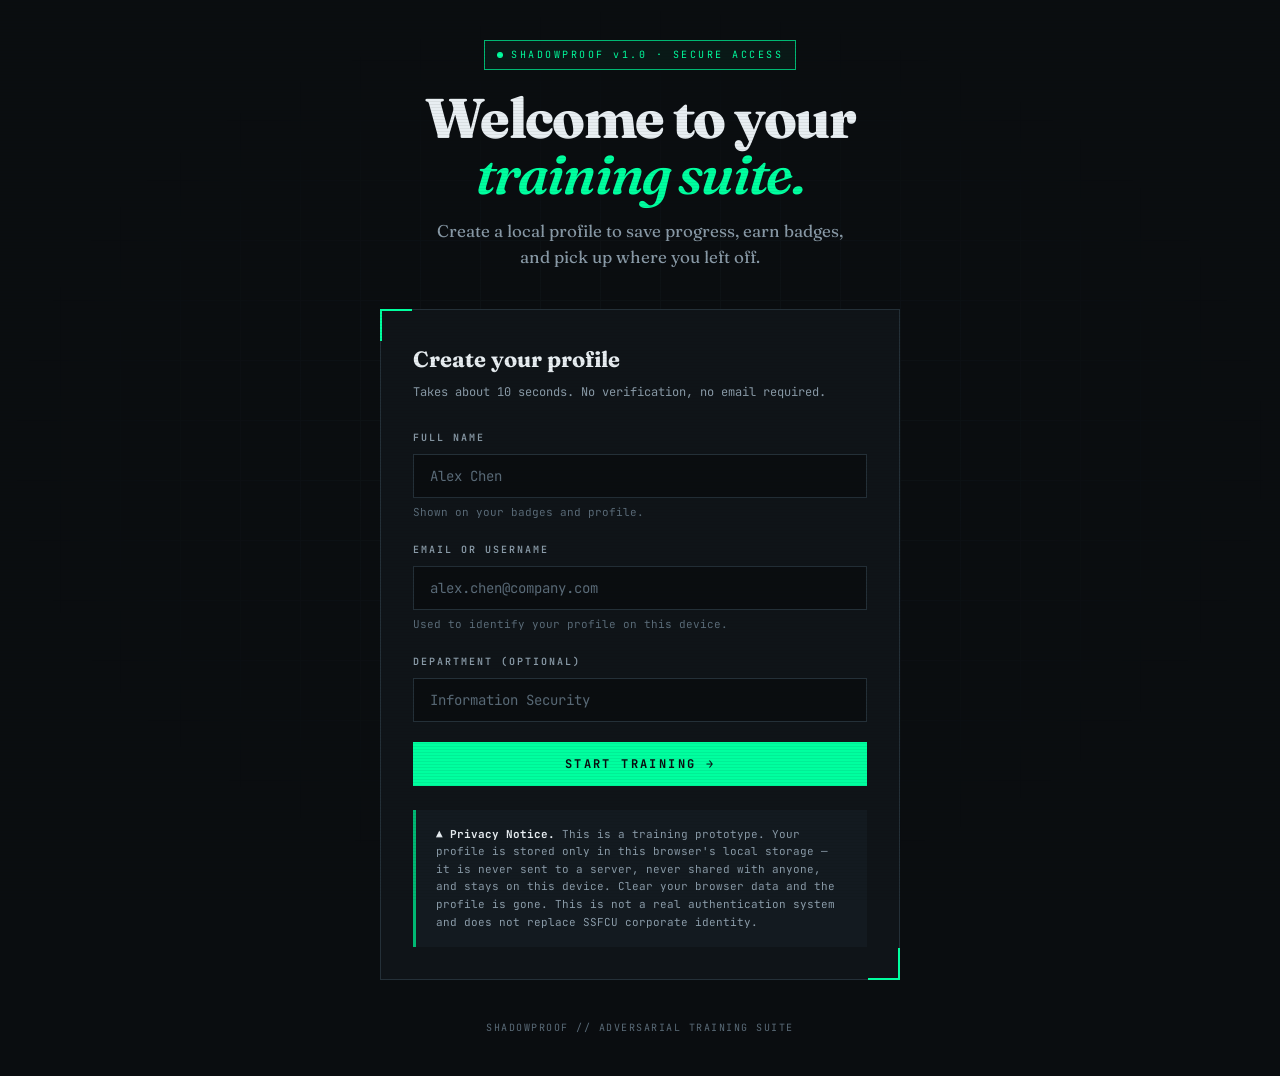
<file: legacy/04-quishing.html>
<!DOCTYPE html>
<html lang="en">
<head>
<script>
  // Profile guard: redirect to sign-in if no local profile exists.
  (function () {
    try {
      if (!localStorage.getItem("shadowproof_profile_v1")) {
        window.location.replace("signin.html");
      }
    } catch (e) {}
  })();
</script>
<meta charset="UTF-8">
<meta name="viewport" content="width=device-width, initial-scale=1.0">
<title>Module 04 // The Painted Door — Quishing</title>
<link rel="preconnect" href="https://fonts.googleapis.com">
<link href="https://fonts.googleapis.com/css2?family=Bodoni+Moda:ital,wght@0,400;0,700;0,900;1,700;1,900&family=Work+Sans:wght@300;400;500;600;700&family=Noto+Serif+JP:wght@400;700;900&display=swap" rel="stylesheet">
<style>
  :root {
    --paper: #f8f4ec;
    --paper-2: #efe8d8;
    --ink: #0e0d0a;
    --ink-2: #3c3a34;
    --ink-3: #7c786e;
    --vermilion: #d63838;
    --vermilion-dark: #a02020;
    --gold: #b88a1a;
    --border: #d4cbb5;
  }
  * { box-sizing: border-box; margin: 0; padding: 0; }
  html, body {
    background: var(--paper); color: var(--ink);
    font-family: 'Work Sans', sans-serif;
    font-size: 15px; line-height: 1.7; min-height: 100vh;
    background-image:
      radial-gradient(circle at 20% 10%, rgba(214,56,56,0.04) 0%, transparent 40%),
      radial-gradient(circle at 90% 80%, rgba(184,138,26,0.04) 0%, transparent 40%);
  }
  /* subtle woven texture */
  body::before {
    content:''; position:fixed; inset:0; pointer-events:none;
    background-image:
      linear-gradient(0deg, rgba(60,58,52,0.015) 1px, transparent 1px),
      linear-gradient(90deg, rgba(60,58,52,0.015) 1px, transparent 1px);
    background-size: 20px 20px;
    z-index: 1;
  }

  /* HEADER */
  .top-bar {
    position: sticky; top: 0; z-index: 100;
    background: var(--ink); color: var(--paper);
    padding: 14px 32px; display: flex; justify-content: space-between; align-items: center;
    font-size: 11px; letter-spacing: 0.2em; text-transform: uppercase;
    font-weight: 500;
  }
  .top-bar a { color: var(--paper); text-decoration: none; opacity: 0.7; }
  .top-bar a:hover { opacity: 1; }
  .top-bar .mid { color: var(--vermilion); }

  /* POSTER HERO */
  .poster {
    max-width: 1200px; margin: 0 auto;
    padding: 60px 40px 40px;
    display: grid; grid-template-columns: 1.5fr 1fr;
    gap: 40px; align-items: center;
    position: relative; z-index: 2;
    border-bottom: 4px solid var(--ink);
  }
  @media (max-width: 900px) {
    .poster { grid-template-columns: 1fr; gap: 20px; padding: 40px 20px; }
  }

  .poster-text .marker {
    font-family: 'Noto Serif JP', serif;
    font-size: 14px; letter-spacing: 0.4em;
    color: var(--vermilion); margin-bottom: 20px;
    writing-mode: horizontal-tb;
  }
  h1.poster-title {
    font-family: 'Bodoni Moda', serif;
    font-size: clamp(72px, 12vw, 148px);
    line-height: 0.85; font-weight: 900;
    letter-spacing: -0.03em; color: var(--ink);
    margin-bottom: 24px;
  }
  h1.poster-title .italic { font-style: italic; font-weight: 700; color: var(--vermilion); }
  .poster-sub {
    font-family: 'Bodoni Moda', serif; font-style: italic;
    font-size: 22px; line-height: 1.4; color: var(--ink-2);
    max-width: 520px;
  }

  .poster-visual {
    position: relative; aspect-ratio: 1;
    max-width: 340px; margin: 0 auto;
  }
  .qr-visual {
    width: 100%; height: 100%;
    background: var(--paper);
    border: 4px solid var(--ink);
    padding: 24px;
    box-shadow: 12px 12px 0 var(--vermilion);
    display: grid;
    grid-template-columns: repeat(21, 1fr);
    grid-template-rows: repeat(21, 1fr);
    gap: 0;
  }
  .qr-cell { background: transparent; }
  .qr-cell.on { background: var(--ink); }

  /* MAIN */
  .main { max-width: 1200px; margin: 0 auto; padding: 60px 40px; position: relative; z-index: 2; }

  .chapter-label {
    font-family: 'Noto Serif JP', serif;
    font-size: 12px; letter-spacing: 0.4em;
    color: var(--vermilion); margin-bottom: 24px;
    display: flex; align-items: center; gap: 16px;
  }
  .chapter-label::before {
    content: '一'; font-size: 20px; color: var(--vermilion);
  }
  .chapter-label::after {
    content:''; flex:1; height:2px; background: var(--ink);
  }

  h2.chapter-title {
    font-family: 'Bodoni Moda', serif;
    font-size: clamp(44px, 6vw, 80px);
    line-height: 0.95; font-weight: 900;
    letter-spacing: -0.02em; margin-bottom: 24px;
  }
  h2.chapter-title .italic { font-style: italic; color: var(--vermilion); font-weight: 700; }

  .body-text {
    font-size: 17px; line-height: 1.7;
    color: var(--ink-2); max-width: 720px;
    margin-bottom: 32px;
  }
  .body-text strong { color: var(--ink); }

  .scene { display: none; }
  .scene.active { display: block; animation: fadeIn 0.5s ease; }
  @keyframes fadeIn { from { opacity: 0; transform: translateY(10px); } to { opacity: 1; transform: translateY(0); } }

  /* WHERE QR CODES APPEAR: SCENARIOS GRID */
  .scenarios-grid {
    display: grid; grid-template-columns: repeat(auto-fit, minmax(280px, 1fr));
    gap: 24px; margin: 40px 0;
  }
  .scenario-card {
    background: var(--paper);
    border: 3px solid var(--ink);
    padding: 24px; cursor: pointer;
    transition: all 0.2s;
    position: relative;
    box-shadow: 6px 6px 0 var(--ink);
  }
  .scenario-card:hover {
    transform: translate(-2px, -2px);
    box-shadow: 8px 8px 0 var(--vermilion);
  }
  .scenario-card.active {
    background: var(--ink); color: var(--paper);
    box-shadow: 6px 6px 0 var(--vermilion);
  }
  .scenario-card.active .scenario-num { color: var(--vermilion); }
  .scenario-num {
    font-family: 'Bodoni Moda', serif;
    font-size: 48px; font-weight: 900; font-style: italic;
    color: var(--vermilion); line-height: 1;
    margin-bottom: 12px;
  }
  .scenario-title {
    font-family: 'Bodoni Moda', serif;
    font-size: 22px; font-weight: 700;
    margin-bottom: 8px; line-height: 1.2;
  }
  .scenario-hint {
    font-size: 12px; color: var(--ink-3); letter-spacing: 0.05em;
  }
  .scenario-card.active .scenario-hint { color: var(--paper); opacity: 0.7; }

  /* DEEP-DIVE PANEL */
  .deep-dive {
    background: var(--paper-2); border: 3px solid var(--ink);
    padding: 40px; margin-top: 32px;
    display: none;
    box-shadow: 8px 8px 0 var(--vermilion);
    position: relative;
  }
  .deep-dive.show { display: block; animation: fadeIn 0.4s; }
  .deep-dive-close {
    position: absolute; top: 12px; right: 16px;
    background: transparent; border: none;
    font-size: 24px; cursor: pointer; color: var(--ink);
    font-family: 'Bodoni Moda', serif;
  }
  .deep-dive-title {
    font-family: 'Bodoni Moda', serif;
    font-size: 32px; font-weight: 900;
    margin-bottom: 8px; line-height: 1.1;
  }
  .deep-dive-title .italic { font-style: italic; color: var(--vermilion); }
  .deep-dive-tagline {
    font-family: 'Bodoni Moda', serif; font-style: italic;
    color: var(--vermilion); font-size: 15px;
    margin-bottom: 24px;
  }
  .deep-dive-body {
    font-size: 15px; line-height: 1.7; color: var(--ink-2);
  }
  .deep-dive-body p { margin-bottom: 14px; }
  .deep-dive-body strong { color: var(--ink); }

  .signs-list {
    background: var(--paper); border: 2px solid var(--ink);
    padding: 20px 24px; margin-top: 20px;
  }
  .signs-list h4 {
    font-family: 'Bodoni Moda', serif;
    font-weight: 900; font-size: 14px;
    text-transform: uppercase; letter-spacing: 0.15em;
    color: var(--vermilion); margin-bottom: 12px;
  }
  .signs-list ul { list-style: none; padding: 0; }
  .signs-list li {
    padding: 8px 0 8px 24px; border-bottom: 1px dashed var(--border);
    position: relative; font-size: 14px; color: var(--ink);
  }
  .signs-list li:last-child { border-bottom: none; }
  .signs-list li::before {
    content: '▲'; position: absolute; left: 0;
    color: var(--vermilion); font-size: 12px;
  }

  /* PLAYBOOK PANELS */
  .playbook {
    display: grid; gap: 24px; margin: 32px 0;
  }
  .playbook-panel {
    background: var(--paper);
    border: 3px solid var(--ink);
    padding: 32px; display: grid;
    grid-template-columns: 80px 1fr;
    gap: 24px; align-items: start;
    box-shadow: 6px 6px 0 var(--ink);
  }
  .playbook-num {
    font-family: 'Bodoni Moda', serif;
    font-size: 72px; font-weight: 900; font-style: italic;
    color: var(--vermilion); line-height: 0.8;
  }
  .playbook-title {
    font-family: 'Bodoni Moda', serif;
    font-size: 24px; font-weight: 700;
    margin-bottom: 8px; line-height: 1.2;
  }
  .playbook-title .italic { font-style: italic; color: var(--vermilion); }
  .playbook-body { font-size: 14px; color: var(--ink-2); line-height: 1.7; }
  .playbook-body code {
    background: var(--paper-2); padding: 2px 6px;
    color: var(--vermilion); font-family: 'Work Sans', monospace; font-weight: 500;
  }

  /* PULL QUOTE */
  .pull-quote {
    font-family: 'Bodoni Moda', serif; font-style: italic; font-weight: 700;
    font-size: 30px; line-height: 1.3;
    color: var(--ink); border-left: 6px solid var(--vermilion);
    padding: 24px 32px; margin: 48px 0;
    max-width: 800px;
  }

  /* NAVIGATION */
  .nav-row {
    display: flex; justify-content: space-between; align-items: center;
    padding-top: 32px; margin-top: 48px; border-top: 2px solid var(--ink);
  }
  .btn {
    padding: 14px 28px; background: var(--paper);
    border: 3px solid var(--ink); color: var(--ink);
    font-family: 'Work Sans', sans-serif;
    font-size: 12px; font-weight: 700;
    letter-spacing: 0.2em; text-transform: uppercase;
    cursor: pointer; text-decoration: none; display: inline-block;
    transition: all 0.15s;
    box-shadow: 4px 4px 0 var(--ink);
  }
  .btn:hover {
    transform: translate(-2px, -2px);
    box-shadow: 6px 6px 0 var(--vermilion);
  }
  .btn.primary { background: var(--vermilion); color: var(--paper); border-color: var(--ink); }
  .btn.primary:hover { box-shadow: 6px 6px 0 var(--ink); }

  /* COMPLETION */
  .complete-panel {
    background: var(--ink); color: var(--paper);
    padding: 60px 40px; text-align: center;
    margin: 40px 0;
    border: 3px solid var(--ink);
  }
  .complete-title {
    font-family: 'Bodoni Moda', serif;
    font-size: clamp(48px, 6vw, 72px);
    font-weight: 900; line-height: 1;
    margin-bottom: 20px;
  }
  .complete-title .italic { font-style: italic; color: var(--vermilion); }
  .complete-body {
    max-width: 540px; margin: 0 auto 32px;
    font-family: 'Bodoni Moda', serif; font-style: italic;
    font-size: 18px; color: var(--paper); opacity: 0.85;
  }

  /* CHAPTER MARKERS */
  .chapter-nav {
    display: flex; gap: 4px; justify-content: center;
    padding: 20px 0; position: sticky; top: 45px; z-index: 90;
    background: var(--paper);
  }
  .chapter-mark {
    height: 4px; flex: 1; max-width: 80px; background: var(--border);
    cursor: pointer;
  }
  .chapter-mark.active { background: var(--vermilion); }
  .chapter-mark.done { background: var(--ink); }

  @media (max-width: 768px) {
    .main { padding: 40px 20px; }
    .top-bar { padding: 12px 16px; font-size: 10px; }
    .playbook-panel { grid-template-columns: 1fr; }
    .playbook-num { font-size: 48px; }
    .qr-visual { padding: 12px; }
  }
</style>
</head>
<body>

<div class="top-bar">
  <a href="index.html">← ALL MODULES</a>
  <span>MODULE 04 <span class="mid">·</span> QUISHING <span class="mid">·</span> THE PAINTED DOOR</span>
  <span id="clock">--:--:--</span>
</div>

<div class="chapter-nav">
  <div class="chapter-mark active"></div>
  <div class="chapter-mark"></div>
  <div class="chapter-mark"></div>
  <div class="chapter-mark"></div>
</div>

<!-- SCENE 1 -->
<section class="scene active" id="scene-1">
  <div class="poster">
    <div class="poster-text">
      <div class="marker">第 四 · MODULE FOUR · QR CODE PHISHING</div>
      <h1 class="poster-title">The <span class="italic">Painted</span> Door.</h1>
      <div class="poster-sub">A square you scan without thinking. A destination you can't see. The most invisible attack on your phone.</div>
    </div>
    <div class="poster-visual">
      <div class="qr-visual" id="qrVisual"></div>
    </div>
  </div>

  <div class="main">
    <div class="body-text">
      A QR code is a door with no address label. You cannot read it. Your phone reads it — and takes you wherever it says, instantly. Attackers have learned this. They now hide malicious codes in the places you'd never suspect: restaurant menus, parking meters, printed invoices, even <strong>stickers pasted over legitimate codes</strong>.
      <br><br>
      In this chapter you'll walk through the six most common places corporate users encounter malicious QR codes — and the exact habits that keep you safe. There's no scanning required. Just recognition.
    </div>

    <div class="pull-quote">
      "The problem with QR codes isn't that they're dangerous — it's that they hide danger perfectly. You scan a black square and trust the phone to tell you if it's safe. It won't."
    </div>

    <div class="nav-row">
      <a href="index.html" class="btn">← Exit</a>
      <button class="btn primary" onclick="goToScene(2)">Continue →</button>
    </div>
  </div>
</section>

<!-- SCENE 2: WHERE THEY APPEAR -->
<section class="scene" id="scene-2">
  <div class="main">
    <div class="chapter-label">第 二 · WHERE THEY HIDE · SIX SCENARIOS</div>
    <h2 class="chapter-title">Six places you've <span class="italic">already scanned.</span></h2>
    <p class="body-text">
      Tap each scenario to see the attack pattern and what to look for. These are the six most common places corporate users encounter malicious QR codes. Some are aimed at employees on the go; others show up in your work inbox.
    </p>

    <div class="scenarios-grid" id="scenariosGrid">
      <!-- generated by JS -->
    </div>

    <div class="deep-dive" id="deepDive">
      <button class="deep-dive-close" onclick="closeDeepDive()">✕</button>
      <div class="deep-dive-title" id="ddTitle"></div>
      <div class="deep-dive-tagline" id="ddTagline"></div>
      <div class="deep-dive-body" id="ddBody"></div>
      <div class="signs-list" id="ddSigns"></div>
    </div>

    <div class="nav-row">
      <button class="btn" onclick="goToScene(1)">← Back</button>
      <button class="btn primary" id="scene2Next" onclick="goToScene(3)" disabled>Continue →</button>
    </div>
  </div>
</section>

<!-- SCENE 3: PLAYBOOK -->
<section class="scene" id="scene-3">
  <div class="main">
    <div class="chapter-label">第 三 · THE PLAYBOOK · SEVEN HABITS</div>
    <h2 class="chapter-title">Seven habits for <span class="italic">safe scanning.</span></h2>
    <p class="body-text">
      You don't need to stop scanning QR codes. You need to build a two-second habit that catches the malicious ones. These seven rules cover 99% of quishing attacks.
    </p>

    <div class="playbook">
      <div class="playbook-panel">
        <div class="playbook-num">1.</div>
        <div>
          <div class="playbook-title">Preview <span class="italic">before</span> you tap.</div>
          <div class="playbook-body">Every modern phone camera app shows the URL preview at the top of the screen before you open it. <strong>Read it.</strong> If the domain doesn't match what you expect (menu → restaurant's real domain; parking → city or vendor domain), don't tap. That two-second glance is the entire defense.</div>
        </div>
      </div>
      <div class="playbook-panel">
        <div class="playbook-num">2.</div>
        <div>
          <div class="playbook-title">Suspect <span class="italic">stickers</span> on public codes.</div>
          <div class="playbook-body">Parking meters, restaurant tables, elevators, gym equipment — attackers physically paste their QR sticker over the real one. If the code is on a sticker that looks new, misaligned, or over another sticker, treat it as hostile. Peel it up to check.</div>
        </div>
      </div>
      <div class="playbook-panel">
        <div class="playbook-num">3.</div>
        <div>
          <div class="playbook-title">Never scan a code from <span class="italic">email or Teams.</span></div>
          <div class="playbook-body">QR codes in email exist for one reason: to move you off your desktop (where security tools work) onto your phone (where they don't). If an email asks you to scan a QR code — for MFA, "quick approval," or a document — go to the actual system on your computer instead.</div>
        </div>
      </div>
      <div class="playbook-panel">
        <div class="playbook-num">4.</div>
        <div>
          <div class="playbook-title">If it asks for a <span class="italic">login</span>, close it.</div>
          <div class="playbook-body">A QR code leading to a Microsoft or Google login page is almost always a scam — real sign-ins happen through your normal browser or app, not by scanning a square. Close the page. Open the app directly. If you need to log in, do it there.</div>
        </div>
      </div>
      <div class="playbook-panel">
        <div class="playbook-num">5.</div>
        <div>
          <div class="playbook-title">Watch for <span class="italic">shortened</span> URLs.</div>
          <div class="playbook-body">If the preview shows <code>bit.ly/xyz</code>, <code>tinyurl.com/abc</code>, or a random-looking domain like <code>secure-verify.co</code>, don't proceed. Legitimate businesses use their real domain in QR codes. Shorteners are a common quishing hallmark.</div>
        </div>
      </div>
      <div class="playbook-panel">
        <div class="playbook-num">6.</div>
        <div>
          <div class="playbook-title">Don't scan codes you <span class="italic">didn't come to scan.</span></div>
          <div class="playbook-body">A code taped to a wall in a public bathroom. A flyer on your car windshield. A random poster. If you didn't go somewhere specifically to scan, don't. Scam codes rely on curiosity and boredom.</div>
        </div>
      </div>
      <div class="playbook-panel">
        <div class="playbook-num">7.</div>
        <div>
          <div class="playbook-title">Report the <span class="italic">weird ones.</span></div>
          <div class="playbook-body">If a QR code leads to something suspicious — especially at your workplace, a client office, or an event — tell IT and report the physical code to venue staff. You may be the first to notice. Someone else won't be so lucky.</div>
        </div>
      </div>
    </div>

    <div class="nav-row">
      <button class="btn" onclick="goToScene(2)">← Back</button>
      <button class="btn primary" onclick="goToScene(4)">Final Chapter →</button>
    </div>
  </div>
</section>

<!-- SCENE 4: CLOSING -->
<section class="scene" id="scene-4">
  <div class="main">
    <div class="chapter-label">第 四 · CLOSING · THE ONE THING</div>
    <h2 class="chapter-title">One habit, <span class="italic">every scan.</span></h2>
    <p class="body-text">
      If you take one thing from this module, take this: <strong>read the URL preview before you tap it.</strong> Every modern phone shows it. Two seconds. That's the whole defense. Everything else in this training is refinement.
    </p>

    <div class="pull-quote">
      A QR code has no reputation, no history, no signature. It is just a shape. What matters is what you do in the two seconds after you scan it.
    </div>

    <div style="background:var(--paper-2);border:3px solid var(--ink);padding:32px;margin:32px 0;box-shadow:8px 8px 0 var(--vermilion);">
      <div style="font-family:'Bodoni Moda',serif;font-weight:900;font-size:22px;margin-bottom:16px;">
        Real-world scenario: <span style="font-style:italic;color:var(--vermilion);">Your desk QR code.</span>
      </div>
      <div style="color:var(--ink-2);font-size:15px;line-height:1.7;">
        You return to your desk after lunch to find a printed notice: <em>"IMPORTANT: MFA REGISTRATION REQUIRED. Scan the QR code below to re-enroll your device by end of business today."</em> The code is neatly printed with your company logo.
        <br><br>
        <strong>What to do:</strong> Do not scan. Call IT directly. Real MFA re-enrollment happens through official channels — an email from your IT team's known address, or an announcement on your intranet. A paper notice on your desk is a red flag on its own. Physical delivery + urgency + QR + login = classic quishing.
      </div>
    </div>

    <div class="complete-panel">
      <div class="complete-title">One <span class="italic">last check.</span></div>
      <div class="complete-body">
        You now scan the world with a two-second habit that most people never learn. Clear the knowledge check below to earn your Painted Door badge.
      </div>
      <button class="btn primary" id="startCheckBtn" onclick="revealAssessment()">Take the Knowledge Check →</button>
    </div>

    <div id="shadowproof-assessment" style="margin-top:32px;"></div>

    <div class="nav-row">
      <button class="btn" onclick="goToScene(3)">← Back</button>
      <a href="index.html" class="btn">Return to Suite →</a>
    </div>
  </div>
</section>

<script>
  const MODULE_ID = 'quishing';
  const totalScenes = 4;
  let currentScene = 1;

  // Fake QR visual
  function makeQR() {
    const grid = document.getElementById('qrVisual');
    if (!grid) return;
    grid.innerHTML = '';
    // Deterministic pseudorandom pattern
    let seed = 42;
    for (let i = 0; i < 441; i++) {
      const cell = document.createElement('div');
      cell.className = 'qr-cell';
      // finder patterns in corners
      const r = Math.floor(i / 21), c = i % 21;
      const inTL = r < 7 && c < 7;
      const inTR = r < 7 && c > 13;
      const inBL = r > 13 && c < 7;
      let on = false;
      if (inTL || inTR || inBL) {
        const lr = r % 7, lc = c % 7;
        const localR = inTL ? r : inTR ? r : r - 14;
        const localC = inTL ? c : inTR ? c - 14 : c;
        on = (localR === 0 || localR === 6 || localC === 0 || localC === 6 ||
              (localR >= 2 && localR <= 4 && localC >= 2 && localC <= 4));
      } else {
        seed = (seed * 9301 + 49297) % 233280;
        on = (seed % 100) < 45;
      }
      if (on) cell.classList.add('on');
      grid.appendChild(cell);
    }
  }
  makeQR();

  const scenarios = [
    {
      num: '01',
      title: 'The Restaurant Menu',
      hint: 'Table stickers · Everyday exposure',
      dtitle: 'The Restaurant <span class="italic">Menu Sticker.</span>',
      dtag: 'The most-scanned QR code in your life is also the least guarded.',
      dbody: `<p>Since 2020, most restaurants use QR codes for menus. Attackers know this — they walk in, order a coffee, and stick a fake QR code over the real one on empty tables. The fake code leads to a page that looks like the restaurant menu but asks for your credit card details for "digital tipping" or a "loyalty program signup."</p><p>You get a menu you can browse. The attacker gets your card number.</p>`,
      signs: [
        'A QR sticker that looks fresh, curled at the edges, or misaligned',
        'A code that opens a webpage asking for payment info before showing a menu',
        'URL preview shows a domain that isn\'t the restaurant\'s name',
        'The page asks you to "download an app" to view the menu'
      ]
    },
    {
      num: '02',
      title: 'The Parking Meter',
      hint: 'Public utility · Urgency exploit',
      dtitle: 'The <span class="italic">Parking Meter.</span>',
      dtag: 'Cities went digital. Attackers followed.',
      dbody: `<p>Modern parking meters, EV chargers, and city bike stations often use QR codes for payment. Attackers print convincing stickers with fake QR codes and paste them over the real ones. You scan, enter your card, "pay for parking" — but the payment goes to the scammer. Meanwhile, your car gets ticketed because the real parking system never got paid.</p><p>You lose the parking fee, get a ticket, and hand over your credit card number.</p>`,
      signs: [
        'A QR sticker layered on top of another (peel to check)',
        'A payment page not on the city or vendor\'s known domain',
        'Payment page missing standard trust marks (real vendor branding, help links)',
        'The URL contains generic terms like "quick-pay" or "meter-secure"'
      ]
    },
    {
      num: '03',
      title: 'The MFA Email',
      hint: 'Corporate account attack · High severity',
      dtitle: 'The <span class="italic">MFA Re-enrollment Email.</span>',
      dtag: 'The one where they want you to move to your phone.',
      dbody: `<p>You get an email from "IT Security" saying you need to re-enroll your MFA device. The email includes a QR code. Scanning it takes you to a page that looks exactly like your Microsoft or Google sign-in.</p><p>The reason attackers use QR codes in phishing emails is simple: email filters analyze links and attachments; they cannot easily analyze what's inside a QR code. Scanning also moves you from your monitored work laptop to your personal phone — where fewer protections apply.</p>`,
      signs: [
        'Any QR code in an email asking you to "sign in" or "re-enroll"',
        'Sender address that doesn\'t match your actual IT team\'s domain',
        'Urgency ("by end of day," "your account will be suspended")',
        'The email uses a QR code instead of a normal clickable link'
      ]
    },
    {
      num: '04',
      title: 'The Invoice PDF',
      hint: 'Finance & AP target · Common in BEC',
      dtitle: 'The <span class="italic">Invoice PDF.</span>',
      dtag: 'Now with an extra square for "convenience."',
      dbody: `<p>A vendor sends you an invoice — a legitimate-looking PDF — with a QR code at the bottom labeled "Scan to pay" or "Scan to view online." Sometimes the entire PDF is fake; sometimes attackers have compromised a real vendor's document template.</p><p>The QR code redirects to a fake payment page that captures banking details, or to a credential harvester dressed up as your accounting system. Finance and AP teams are hit constantly with this pattern.</p>`,
      signs: [
        'An invoice with a QR "quick pay" option you didn\'t ask for',
        'Sender email domain doesn\'t match the vendor\'s known one',
        'Invoice arrives outside your normal AP workflow',
        'The QR code preview shows a domain unrelated to the vendor'
      ]
    },
    {
      num: '05',
      title: 'The Public Flyer',
      hint: 'Physical distribution · Consumer scam',
      dtitle: 'The <span class="italic">Windshield Flyer.</span>',
      dtag: 'The one on your car when you leave work.',
      dbody: `<p>You come out to your car at the end of the day. There's a flyer under your windshield wiper: "Your vehicle was reported abandoned. Scan to view notice and dispute." Or: "You've won a $500 gift card from [local business]." Or a "traffic citation" that isn't real.</p><p>These play on either fear (fake citation) or greed (fake prize). Both lead to credential harvesters, malware pages, or credit card scams. The physical delivery makes them feel more official than an email or text.</p>`,
      signs: [
        'Flyer that pressures you with a threat, fee, or reward',
        'Poor print quality or generic branding',
        'No matching official notice from any real authority',
        'QR code leads to a domain you\'ve never heard of'
      ]
    },
    {
      num: '06',
      title: 'The Conference Badge',
      hint: 'Corporate event · Travel context',
      dtitle: 'The <span class="italic">Conference Badge.</span>',
      dtag: 'Networking is a target-rich environment.',
      dbody: `<p>At conferences, everyone has a lanyard with a QR code. Legitimate ones let organizers scan attendees for check-in and let attendees exchange contact info. But attackers print fake badges, sometimes with familiar logos, and hand out promotional flyers with QR codes leading to malicious sites.</p><p>The atmosphere makes it worse — you're networking, you're friendly, you trust the setting. That's exactly when to slow down. Handshake first, scan later, verify always.</p>`,
      signs: [
        'A QR code on a flyer that asks for corporate email or login',
        '"Free download" of an event whitepaper via QR',
        'A stranger asking you to scan their code for "swag" or a raffle',
        'URL preview shows a domain unrelated to the actual conference'
      ]
    }
  ];

  function renderScenarios() {
    const grid = document.getElementById('scenariosGrid');
    grid.innerHTML = '';
    scenarios.forEach((s, i) => {
      const card = document.createElement('div');
      card.className = 'scenario-card';
      card.onclick = () => openDeepDive(i, card);
      card.innerHTML = `
        <div class="scenario-num">${s.num}</div>
        <div class="scenario-title">${s.title}</div>
        <div class="scenario-hint">${s.hint}</div>
      `;
      grid.appendChild(card);
    });
  }

  const opened = new Set();
  function openDeepDive(i, card) {
    document.querySelectorAll('.scenario-card').forEach(c => c.classList.remove('active'));
    card.classList.add('active');
    opened.add(i);
    const s = scenarios[i];
    document.getElementById('ddTitle').innerHTML = s.dtitle;
    document.getElementById('ddTagline').textContent = s.dtag;
    document.getElementById('ddBody').innerHTML = s.dbody;
    document.getElementById('ddSigns').innerHTML = '<h4>What to look for</h4><ul>' + s.signs.map(x => `<li>${x}</li>`).join('') + '</ul>';
    document.getElementById('deepDive').classList.add('show');
    if (opened.size >= 3) document.getElementById('scene2Next').disabled = false;
    setTimeout(() => document.getElementById('deepDive').scrollIntoView({behavior:'smooth', block:'nearest'}), 100);
  }
  function closeDeepDive() {
    document.getElementById('deepDive').classList.remove('show');
    document.querySelectorAll('.scenario-card').forEach(c => c.classList.remove('active'));
  }

  function goToScene(n) {
    if (n < 1 || n > totalScenes) return;
    document.querySelectorAll('.scene').forEach(s => s.classList.remove('active'));
    document.getElementById('scene-' + n).classList.add('active');
    currentScene = n;
    document.querySelectorAll('.chapter-mark').forEach((m, i) => {
      m.classList.remove('active','done');
      if (i + 1 < n) m.classList.add('done');
      if (i + 1 === n) m.classList.add('active');
    });
    window.scrollTo({top:0, behavior:'smooth'});
  }

  function revealAssessment() {
    document.getElementById('startCheckBtn').style.display = 'none';
    ShadowproofAssessment.init({
      moduleId: MODULE_ID,
      moduleTitle: 'The Painted Door',
      questions: window.SHADOWPROOF_QUESTIONS.quishing
    });
    document.getElementById('shadowproof-assessment').scrollIntoView({ behavior: 'smooth', block: 'start' });
  }

  function updateClock() {
    document.getElementById('clock').textContent = new Date().toTimeString().slice(0,8);
  }
  setInterval(updateClock, 1000);
  updateClock();
  renderScenarios();
</script>

<script src="questions.js"></script>
<script src="assessment.js"></script>

</body>
</html>
</file>
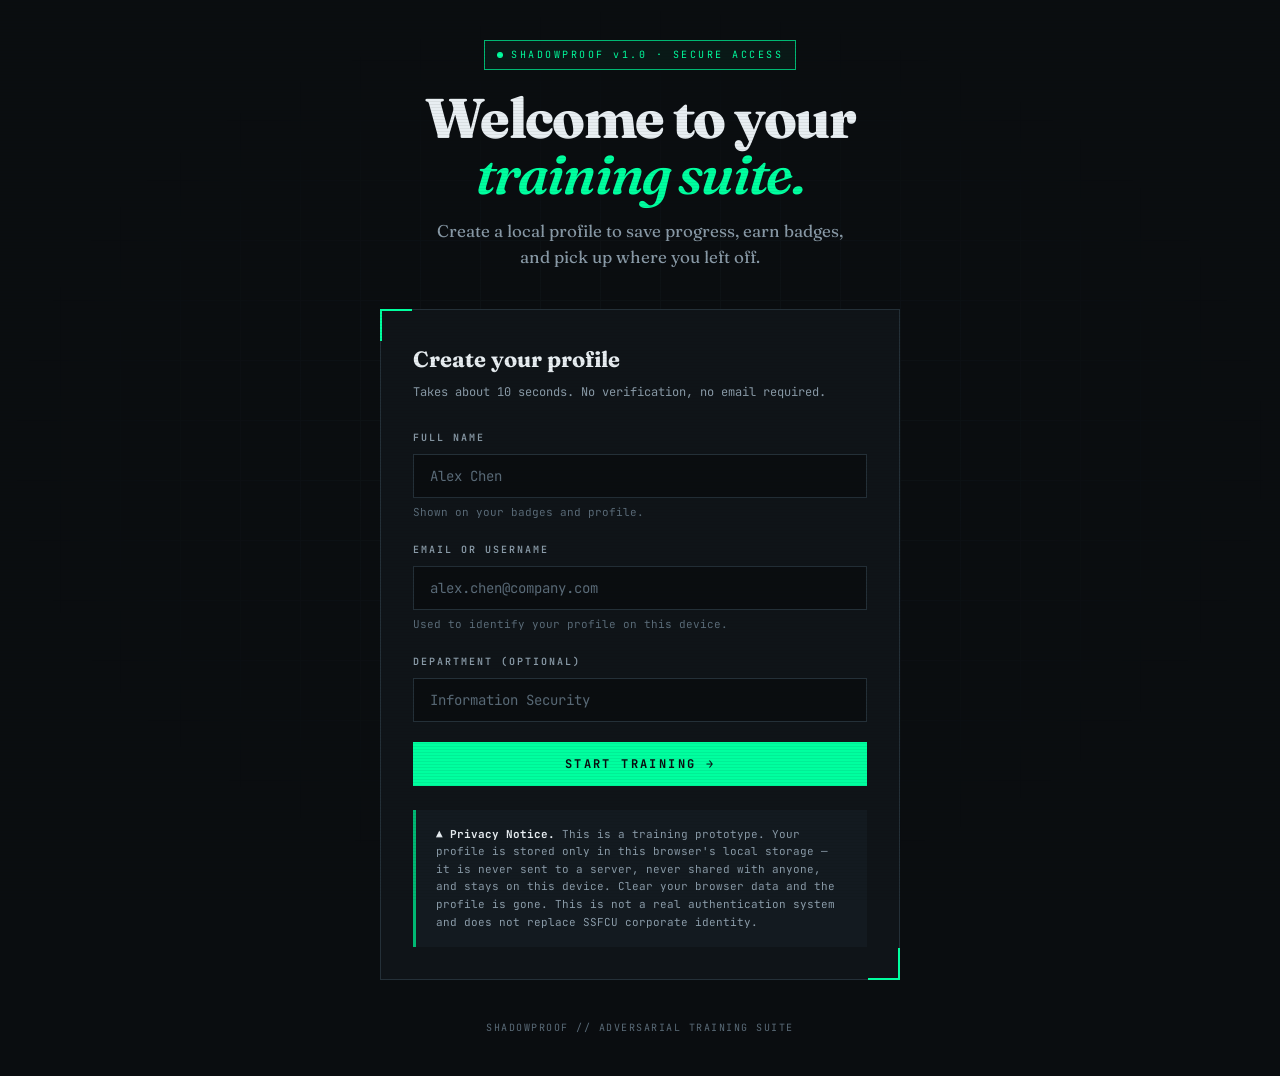
<file: legacy/05-vishing.html>
<!DOCTYPE html>
<html lang="en">
<head>
<script>
  // Profile guard: redirect to sign-in if no local profile exists.
  (function () {
    try {
      if (!localStorage.getItem("shadowproof_profile_v1")) {
        window.location.replace("signin.html");
      }
    } catch (e) {}
  })();
</script>
<meta charset="UTF-8">
<meta name="viewport" content="width=device-width, initial-scale=1.0">
<title>Module 05 // The Voice on the Line — Vishing</title>
<link rel="preconnect" href="https://fonts.googleapis.com">
<link href="https://fonts.googleapis.com/css2?family=DM+Serif+Display:ital@0;1&family=DM+Serif+Text:ital@0;1&family=Space+Mono:wght@400;700&family=Cormorant+Garamond:ital,wght@0,400;0,500;0,700;1,400;1,700&display=swap" rel="stylesheet">
<style>
  :root {
    --bg: #1a1512;
    --bg-2: #221b16;
    --cream: #f0e5d0;
    --cream-dim: #ccbea3;
    --cream-mute: #7f7360;
    --gold: #d4a656;
    --gold-dim: #8f6f2f;
    --red: #c73838;
    --border: #3d3226;
    --shadow: rgba(0, 0, 0, 0.5);
  }
  * { box-sizing: border-box; margin: 0; padding: 0; }
  html, body {
    background: var(--bg); color: var(--cream);
    font-family: 'DM Serif Text', serif;
    font-size: 16px; line-height: 1.7; min-height: 100vh;
    overflow-x: hidden;
    background-image:
      radial-gradient(ellipse at 20% 30%, rgba(212, 166, 86, 0.06) 0%, transparent 60%),
      radial-gradient(ellipse at 80% 70%, rgba(199, 56, 56, 0.04) 0%, transparent 60%);
  }
  /* film grain */
  body::before {
    content:''; position:fixed; inset:0; pointer-events:none; z-index:1000;
    background-image:
      repeating-linear-gradient(0deg, rgba(255,255,255,0.02) 0px, rgba(255,255,255,0.02) 1px, transparent 1px, transparent 3px),
      radial-gradient(circle at 30% 30%, transparent 40%, rgba(0,0,0,0.4) 100%);
    opacity: 0.6;
  }

  /* TOP BAR */
  .brass-bar {
    position: sticky; top: 0; z-index: 100;
    background: linear-gradient(180deg, var(--bg-2), var(--bg));
    border-bottom: 1px solid var(--gold-dim);
    padding: 12px 32px; display: flex; justify-content: space-between; align-items: center;
    font-family: 'Space Mono', monospace; font-size: 11px;
    letter-spacing: 0.2em; text-transform: uppercase;
    color: var(--cream-mute);
  }
  .brass-bar a { color: var(--cream-dim); text-decoration: none; }
  .brass-bar a:hover { color: var(--gold); }
  .brass-bar .center { color: var(--gold); letter-spacing: 0.3em; }

  /* MARQUEE HERO */
  .marquee {
    max-width: 1200px; margin: 0 auto;
    padding: 80px 40px 60px;
    text-align: center;
    position: relative;
    border-bottom: 2px solid var(--gold-dim);
  }
  .marquee::before {
    content: ''; position: absolute;
    top: 32px; left: 40px; right: 40px; height: 1px;
    background: linear-gradient(90deg, transparent, var(--gold-dim), transparent);
  }
  .marquee::after {
    content: ''; position: absolute;
    bottom: 32px; left: 40px; right: 40px; height: 1px;
    background: linear-gradient(90deg, transparent, var(--gold-dim), transparent);
  }
  .now-showing {
    font-family: 'Space Mono', monospace;
    color: var(--gold); font-size: 12px;
    letter-spacing: 0.4em; text-transform: uppercase;
    margin-bottom: 32px;
  }
  h1.title {
    font-family: 'DM Serif Display', serif;
    font-size: clamp(56px, 10vw, 130px);
    line-height: 0.95; font-weight: 400;
    color: var(--cream);
    letter-spacing: -0.01em;
    text-shadow: 0 4px 20px var(--shadow);
    margin-bottom: 12px;
  }
  h1.title .italic { font-style: italic; color: var(--gold); }
  .tagline {
    font-family: 'Cormorant Garamond', serif; font-style: italic;
    font-size: clamp(20px, 2.4vw, 32px);
    color: var(--cream-dim); margin: 24px 0 16px;
    max-width: 720px; margin-left: auto; margin-right: auto;
  }
  .runtime {
    font-family: 'Space Mono', monospace;
    color: var(--cream-mute); font-size: 11px;
    letter-spacing: 0.3em; text-transform: uppercase;
  }

  /* CONTENT */
  .content { max-width: 1100px; margin: 0 auto; padding: 60px 40px; }

  .act-label {
    font-family: 'Space Mono', monospace;
    color: var(--gold); font-size: 12px;
    letter-spacing: 0.3em; text-transform: uppercase;
    margin-bottom: 20px;
    display: flex; align-items: center; gap: 16px;
  }
  .act-label::before, .act-label::after { content:''; flex: 1; height: 1px; background: var(--gold-dim); }

  .scene { display: none; }
  .scene.active { display: block; animation: fadeIn 0.5s ease; }
  @keyframes fadeIn { from { opacity: 0; transform: translateY(10px); } to { opacity: 1; transform: translateY(0); } }

  h2.act-title {
    font-family: 'DM Serif Display', serif;
    font-size: clamp(40px, 6vw, 68px);
    line-height: 1; font-weight: 400;
    color: var(--cream); margin-bottom: 24px;
    text-align: center;
  }
  h2.act-title .italic { font-style: italic; color: var(--gold); }

  .prose {
    font-family: 'Cormorant Garamond', serif;
    font-size: 20px; line-height: 1.6;
    color: var(--cream-dim); max-width: 780px;
    margin: 0 auto 40px; text-align: center;
  }
  .prose strong { color: var(--cream); font-weight: 500; }

  .prose-left {
    font-family: 'Cormorant Garamond', serif;
    font-size: 19px; line-height: 1.7;
    color: var(--cream-dim); max-width: 740px;
    margin-bottom: 32px;
  }

  /* CALL TRANSCRIPT */
  .transcript-frame {
    background: var(--bg-2);
    border: 1px solid var(--gold-dim);
    padding: 40px; margin: 40px auto;
    max-width: 820px; position: relative;
    box-shadow: 0 20px 60px var(--shadow);
  }
  .transcript-frame::before {
    content:''; position: absolute;
    top: -1px; left: -1px; width: 30px; height: 30px;
    border-top: 2px solid var(--gold);
    border-left: 2px solid var(--gold);
  }
  .transcript-frame::after {
    content:''; position: absolute;
    bottom: -1px; right: -1px; width: 30px; height: 30px;
    border-bottom: 2px solid var(--gold);
    border-right: 2px solid var(--gold);
  }
  .transcript-header {
    font-family: 'Space Mono', monospace;
    color: var(--gold); font-size: 11px;
    letter-spacing: 0.2em; text-transform: uppercase;
    padding-bottom: 16px; margin-bottom: 24px;
    border-bottom: 1px dashed var(--gold-dim);
    display: flex; justify-content: space-between;
  }
  .transcript-line {
    display: grid; grid-template-columns: 90px 1fr;
    gap: 20px; padding: 10px 0;
    align-items: baseline;
    animation: fadeIn 0.4s ease backwards;
  }
  .speaker {
    font-family: 'Space Mono', monospace;
    color: var(--gold); font-size: 11px;
    letter-spacing: 0.15em; text-transform: uppercase;
    text-align: right;
  }
  .speaker.you { color: var(--cream-dim); }
  .dialogue {
    font-family: 'Cormorant Garamond', serif;
    font-size: 19px; line-height: 1.6;
    color: var(--cream); font-style: italic;
  }
  .speaker.you + .dialogue { color: var(--cream-dim); }

  .cue {
    font-family: 'Space Mono', monospace;
    color: var(--gold); font-size: 10px;
    letter-spacing: 0.2em; text-transform: uppercase;
    background: rgba(212, 166, 86, 0.1); padding: 2px 6px;
    border-left: 2px solid var(--gold); margin-left: 8px;
    display: inline-block; cursor: help;
    font-style: normal;
  }

  /* TELLS PANEL */
  .tells {
    background: var(--bg-2);
    border: 1px solid var(--border);
    padding: 32px; margin: 40px 0;
  }
  .tells-title {
    font-family: 'DM Serif Display', serif;
    font-size: 28px; color: var(--gold);
    margin-bottom: 20px;
    text-align: center;
    padding-bottom: 16px;
    border-bottom: 1px dashed var(--gold-dim);
  }
  .tell-grid {
    display: grid; gap: 20px;
  }
  .tell-item {
    display: grid; grid-template-columns: 60px 1fr;
    gap: 20px; align-items: start;
    padding-bottom: 20px; border-bottom: 1px dashed var(--border);
  }
  .tell-item:last-child { border-bottom: none; padding-bottom: 0; }
  .tell-num {
    font-family: 'DM Serif Display', serif;
    font-style: italic; font-size: 40px;
    color: var(--gold); line-height: 1;
  }
  .tell-title {
    font-family: 'DM Serif Display', serif;
    font-size: 20px; color: var(--cream);
    margin-bottom: 6px;
  }
  .tell-body {
    font-family: 'Cormorant Garamond', serif;
    font-size: 16px; color: var(--cream-dim);
    line-height: 1.6;
  }

  /* PULL QUOTE */
  .pull-quote {
    font-family: 'DM Serif Display', serif;
    font-style: italic; font-size: 34px;
    line-height: 1.3; color: var(--cream);
    text-align: center; max-width: 780px;
    margin: 60px auto; padding: 32px 0;
    border-top: 1px solid var(--gold-dim);
    border-bottom: 1px solid var(--gold-dim);
    position: relative;
  }
  .pull-quote::before, .pull-quote::after {
    font-family: 'DM Serif Display', serif;
    color: var(--gold); font-size: 60px;
    position: absolute; opacity: 0.6;
  }
  .pull-quote::before { content: '"'; top: -8px; left: -20px; }
  .pull-quote::after { content: '"'; bottom: -40px; right: -20px; }

  /* DIAL ROTATION */
  .dial-viz {
    display: flex; justify-content: center; margin: 40px 0;
  }
  .dial {
    width: 200px; height: 200px; border-radius: 50%;
    border: 4px solid var(--gold);
    background: radial-gradient(circle at center, var(--bg-2), var(--bg));
    position: relative;
    box-shadow: 0 20px 40px var(--shadow), inset 0 0 40px rgba(212, 166, 86, 0.1);
  }
  .dial::before {
    content: ''; position: absolute;
    top: 50%; left: 50%; transform: translate(-50%, -50%);
    width: 40px; height: 40px; border-radius: 50%;
    background: var(--gold);
    box-shadow: 0 0 30px var(--gold);
    animation: pulse 2s infinite;
  }
  @keyframes pulse { 0%, 100% { opacity: 0.6; } 50% { opacity: 1; } }
  .dial-number {
    position: absolute; font-family: 'DM Serif Display', serif;
    color: var(--cream); font-size: 16px;
    width: 24px; height: 24px; text-align: center;
    line-height: 24px;
  }

  /* PLAYBOOK */
  .playbook {
    display: grid; gap: 24px; margin: 40px 0;
  }
  .rule {
    background: var(--bg-2); border: 1px solid var(--border);
    padding: 32px; position: relative;
    box-shadow: 0 12px 30px var(--shadow);
  }
  .rule-num {
    position: absolute; top: -20px; left: 32px;
    background: var(--gold); color: var(--bg);
    font-family: 'DM Serif Display', serif;
    font-size: 20px; padding: 4px 16px;
    letter-spacing: 0.1em;
  }
  .rule-title {
    font-family: 'DM Serif Display', serif;
    font-size: 24px; color: var(--cream);
    margin-bottom: 12px; margin-top: 8px;
  }
  .rule-title .italic { font-style: italic; color: var(--gold); }
  .rule-body {
    font-family: 'Cormorant Garamond', serif;
    font-size: 17px; line-height: 1.7;
    color: var(--cream-dim);
  }
  .rule-body strong { color: var(--cream); }

  /* NAV */
  .nav-row {
    display: flex; justify-content: space-between; align-items: center;
    padding-top: 32px; margin-top: 60px;
    border-top: 1px solid var(--gold-dim);
  }
  .btn {
    padding: 14px 28px; background: transparent;
    border: 1px solid var(--gold); color: var(--gold);
    font-family: 'Space Mono', monospace; font-size: 11px;
    letter-spacing: 0.2em; text-transform: uppercase; cursor: pointer;
    transition: all 0.2s; text-decoration: none; display: inline-block;
  }
  .btn:hover { background: var(--gold); color: var(--bg); }
  .btn.primary { background: var(--gold); color: var(--bg); }
  .btn.primary:hover { background: var(--cream); border-color: var(--cream); }

  /* CHAPTER PROGRESS */
  .chapters {
    display: flex; justify-content: center; gap: 32px;
    padding: 24px 0; border-bottom: 1px solid var(--border);
    font-family: 'Space Mono', monospace;
    font-size: 11px; letter-spacing: 0.2em; text-transform: uppercase;
  }
  .chapter-mark { color: var(--cream-mute); position: relative; padding-bottom: 8px; }
  .chapter-mark.done { color: var(--cream-dim); }
  .chapter-mark.active { color: var(--gold); }
  .chapter-mark.active::after {
    content:''; position: absolute; bottom: 0; left: 0; right: 0;
    height: 2px; background: var(--gold);
  }

  /* COMPLETE */
  .complete {
    text-align: center; padding: 60px 40px;
    background: var(--bg-2); border: 1px solid var(--gold-dim);
    margin: 40px 0; position: relative;
  }
  .complete-title {
    font-family: 'DM Serif Display', serif;
    font-size: clamp(40px, 5vw, 60px);
    line-height: 1; margin-bottom: 20px;
    color: var(--cream);
  }
  .complete-title .italic { font-style: italic; color: var(--gold); }

  @media (max-width: 768px) {
    .content { padding: 40px 20px; }
    .transcript-line { grid-template-columns: 1fr; gap: 4px; }
    .speaker { text-align: left; }
    .brass-bar { padding: 10px 16px; font-size: 10px; }
  }
</style>
</head>
<body>

<div class="brass-bar">
  <a href="index.html">← EXIT</a>
  <span class="center">MODULE V · VISHING · VOICE-BASED ATTACKS</span>
  <span id="clock">--:--:--</span>
</div>

<div class="chapters">
  <span class="chapter-mark active">I · CURTAIN</span>
  <span class="chapter-mark">II · THE CALL</span>
  <span class="chapter-mark">III · THE TELLS</span>
  <span class="chapter-mark">IV · CLOSING</span>
</div>

<!-- SCENE 1 -->
<section class="scene active" id="scene-1">
  <div class="marquee">
    <div class="now-showing">◆ Now Showing · Module Five ◆</div>
    <h1 class="title">The Voice<br><span class="italic">on the Line.</span></h1>
    <div class="tagline">A short study in the oldest attack still working — modernized with a phone that knows your name.</div>
    <div class="runtime">Runtime · 8 Minutes · Interactive</div>
  </div>

  <div class="content">
    <div class="prose">
      Someone calls. They know your name. They know your company. They know your extension. They speak with confidence and courtesy. They ask a simple question, then a slightly harder one, then a request that requires trust. By the time you hang up, the damage is done — and the strangest part is you'd tell your family the call felt normal.
    </div>

    <div class="prose">
      <strong>This is vishing:</strong> phishing over the phone. It works because voice is the channel your brain trusts most. This module teaches you to distrust it — precisely, and only where it matters.
    </div>

    <div class="dial-viz">
      <div class="dial"></div>
    </div>

    <div class="nav-row">
      <a href="index.html" class="btn">← Exit Theater</a>
      <button class="btn primary" onclick="goToScene(2)">Raise the Curtain →</button>
    </div>
  </div>
</section>

<!-- SCENE 2: THE CALL -->
<section class="scene" id="scene-2">
  <div class="content">
    <div class="act-label">ACT II · A CALL AT 2:47 PM</div>
    <h2 class="act-title">The <span class="italic">script</span> they use on you.</h2>
    <p class="prose">
      Below is a real vishing call, reconstructed from actual incidents. Read each line and hover over the <span class="cue" style="cursor:default;">TELL</span> markers to see what an attacker is doing at that moment.
    </p>

    <div class="transcript-frame">
      <div class="transcript-header">
        <span>▶ CALL RECORDING · TUESDAY 14:47 · INBOUND · 6 MIN 22 SEC</span>
        <span>MOD.V.SC.02</span>
      </div>

      <div class="transcript-line" style="animation-delay:0.1s">
        <div class="speaker">Caller</div>
        <div class="dialogue">
          Hi, is this Alex? Alex Chen from Accounts Receivable?
          <span class="cue" title="They already have your name and department. Sourced from LinkedIn, your company website, or a data breach.">TELL 01</span>
        </div>
      </div>

      <div class="transcript-line" style="animation-delay:0.3s">
        <div class="speaker you">You</div>
        <div class="dialogue">Yes, this is Alex.</div>
      </div>

      <div class="transcript-line" style="animation-delay:0.5s">
        <div class="speaker">Caller</div>
        <div class="dialogue">
          Great — this is Marcus with the Microsoft security team.
          <span class="cue" title="Impersonating a trusted vendor. Real Microsoft security does not call you directly.">TELL 02</span>
          We're seeing some unusual sign-in activity on your account and I need to walk through some quick verification with you.
        </div>
      </div>

      <div class="transcript-line" style="animation-delay:0.7s">
        <div class="speaker you">You</div>
        <div class="dialogue">Oh — is something wrong?</div>
      </div>

      <div class="transcript-line" style="animation-delay:0.9s">
        <div class="speaker">Caller</div>
        <div class="dialogue">
          Nothing to panic about, but we saw a sign-in attempt from Bulgaria this morning
          <span class="cue" title="Manufacturing urgency + geographic threat. Puts you on the defensive.">TELL 03</span>
          and we want to make sure it wasn't you before we lock the account. Can you tell me — are you at your desk right now?
        </div>
      </div>

      <div class="transcript-line" style="animation-delay:1.1s">
        <div class="speaker you">You</div>
        <div class="dialogue">Yes, I'm here.</div>
      </div>

      <div class="transcript-line" style="animation-delay:1.3s">
        <div class="speaker">Caller</div>
        <div class="dialogue">
          Perfect. I'm going to send a verification code to your phone right now.
          <span class="cue" title="This is the moment. They just triggered a real MFA prompt — from a login THEY are attempting on your account.">TELL 04</span>
          When you receive it, please just read me the six-digit number so we can confirm the account is still yours and reject the Bulgarian sign-in.
        </div>
      </div>

      <div class="transcript-line" style="animation-delay:1.5s">
        <div class="speaker you">You</div>
        <div class="dialogue">Okay… I just got a text. It says 847293.</div>
      </div>

      <div class="transcript-line" style="animation-delay:1.7s">
        <div class="speaker">Caller</div>
        <div class="dialogue">
          Thank you Alex, we've secured your account. Have a great afternoon.
          <span class="cue" title="They just used your MFA code to complete a real sign-in. They are now in your mailbox, moving fast.">TELL 05</span>
        </div>
      </div>
    </div>

    <div class="pull-quote">
      The voice is calm. The story makes sense. The request seems small. That is the entire attack.
    </div>

    <div class="nav-row">
      <button class="btn" onclick="goToScene(1)">← Back</button>
      <button class="btn primary" onclick="goToScene(3)">See the Tells →</button>
    </div>
  </div>
</section>

<!-- SCENE 3: THE TELLS -->
<section class="scene" id="scene-3">
  <div class="content">
    <div class="act-label">ACT III · THE FIVE TELLS</div>
    <h2 class="act-title">Five signals in <span class="italic">every vishing call.</span></h2>
    <p class="prose">
      Every vishing call — whether from a "Microsoft engineer," "your bank's fraud team," a "delivery driver," or a "help desk agent" — shares the same skeleton. Learn the skeleton and every disguise looks the same.
    </p>

    <div class="tells">
      <div class="tell-grid">
        <div class="tell-item">
          <div class="tell-num">I.</div>
          <div>
            <div class="tell-title">They called you.</div>
            <div class="tell-body">Legitimate IT, banks, and vendors sometimes do call — but they almost never ask you to do anything sensitive on that call. If someone unexpectedly calls and needs an action from you (a code, a password, a payment, a click), <strong>the call itself is the red flag.</strong> Hang up, call the organization's real number, and start over.</div>
          </div>
        </div>
        <div class="tell-item">
          <div class="tell-num">II.</div>
          <div>
            <div class="tell-title">They already know you.</div>
            <div class="tell-body">Name, title, department, sometimes even a recent project. This information is trivially available — LinkedIn, company site, data breaches. <strong>Familiarity is not authentication.</strong> A stranger knowing your role is not proof they're legitimate.</div>
          </div>
        </div>
        <div class="tell-item">
          <div class="tell-num">III.</div>
          <div>
            <div class="tell-title">They introduce urgency, then friendliness.</div>
            <div class="tell-body">"Your account will be locked" / "Suspicious activity detected" / "We just need to confirm quickly." The urgency triggers fear. The friendliness makes you cooperative. Together they short-circuit your judgment. <strong>Recognize the pattern; it's the attack.</strong></div>
          </div>
        </div>
        <div class="tell-item">
          <div class="tell-num">IV.</div>
          <div>
            <div class="tell-title">They ask for a code, a click, or a payment.</div>
            <div class="tell-body">No legitimate support call requires you to <strong>read out an MFA code, click a link they text you, approve an MFA push, share your password, or make a payment.</strong> If they ask, they are attacking you. Every single time. There are no exceptions to this rule.</div>
          </div>
        </div>
        <div class="tell-item">
          <div class="tell-num">V.</div>
          <div>
            <div class="tell-title">The voice may not be a person at all.</div>
            <div class="tell-body">AI voice cloning now needs three seconds of audio to convincingly impersonate your CEO, your spouse, your child. If a familiar voice makes an unusual request, especially involving money or credentials — verify through a different channel before acting. <strong>Ask something only the real person would know.</strong></div>
          </div>
        </div>
      </div>
    </div>

    <div class="nav-row">
      <button class="btn" onclick="goToScene(2)">← Back</button>
      <button class="btn primary" onclick="goToScene(4)">Closing Act →</button>
    </div>
  </div>
</section>

<!-- SCENE 4: CLOSING -->
<section class="scene" id="scene-4">
  <div class="content">
    <div class="act-label">ACT IV · THE CLOSING</div>
    <h2 class="act-title">Your <span class="italic">standing rules.</span></h2>
    <p class="prose">
      Voice attacks work because they're personal, urgent, and hard to verify in the moment. These rules make verification easy and give you an off-ramp from any call that feels off.
    </p>

    <div class="playbook">
      <div class="rule">
        <div class="rule-num">RULE ONE</div>
        <div class="rule-title">Hang up. <span class="italic">Call back.</span></div>
        <div class="rule-body">
          The single most powerful defense against vishing: <strong>end the call, look up the real number of the organization they claimed to be from, and call that number.</strong> A real support agent will thank you for verifying. A scammer's number won't route to the real company. This one habit stops 95% of vishing.
        </div>
      </div>
      <div class="rule">
        <div class="rule-num">RULE TWO</div>
        <div class="rule-title">Never share <span class="italic">a code.</span></div>
        <div class="rule-body">
          MFA codes, verification codes, one-time passwords — <strong>you never say these out loud to anyone.</strong> Not to "Microsoft." Not to "your bank." Not to "IT." A code is a temporary key to your account. Sharing it is handing over the key. There are no legitimate reasons to read a code to a caller.
        </div>
      </div>
      <div class="rule">
        <div class="rule-num">RULE THREE</div>
        <div class="rule-title">Verify a <span class="italic">familiar voice.</span></div>
        <div class="rule-body">
          If someone you know — spouse, child, boss — calls with an unusual money or credential request, verify on another channel before acting. <strong>Send them a text at their known number, or ask a question only they would know</strong> ("what did we have for dinner Sunday?"). AI cloning is real, cheap, and used daily. Trust the identity, not the sound.
        </div>
      </div>
      <div class="rule">
        <div class="rule-num">RULE FOUR</div>
        <div class="rule-title">Real IT will <span class="italic">not mind.</span></div>
        <div class="rule-body">
          You may feel rude asking a caller to prove who they are. Get over it. Real IT people, real bank fraud teams, real vendor support — <strong>they will happily wait while you hang up and call back.</strong> If a caller pressures you to stay on the line, or gets angry when you ask to verify, that is proof they are not legitimate.
        </div>
      </div>
      <div class="rule">
        <div class="rule-num">RULE FIVE</div>
        <div class="rule-title">Report the strange calls.</div>
        <div class="rule-body">
          If you get a suspicious call — even if you didn't fall for it — tell IT/Security. Vishing campaigns often hit multiple employees in the same day. Your report is the early warning that protects the coworker who might have said yes. <strong>You don't need proof, just the story.</strong> Two minutes of your time; hours of theirs saved.
        </div>
      </div>
    </div>

    <div class="pull-quote">
      Voice is the last channel that feels real. That's exactly why attackers use it. And exactly why you should trust it least.
    </div>

    <div class="complete">
      <div class="complete-title">The curtain <span class="italic">falls.</span></div>
      <p style="font-family:'Cormorant Garamond',serif;font-style:italic;font-size:20px;color:var(--cream-dim);max-width:600px;margin:16px auto 32px;">
        You now recognize the shape of a vishing call. Clear the knowledge check below to earn your Voice on the Line badge.
      </p>
      <button class="btn primary" id="startCheckBtn" onclick="revealAssessment()">Take the Knowledge Check →</button>
    </div>

    <div id="shadowproof-assessment" style="margin-top:32px;"></div>

    <div class="nav-row">
      <button class="btn" onclick="goToScene(3)">← Back</button>
      <a href="index.html" class="btn">Return to Suite →</a>
    </div>
  </div>
</section>

<script>
  const MODULE_ID = 'vishing';
  const totalScenes = 4;
  let currentScene = 1;

  function goToScene(n) {
    if (n < 1 || n > totalScenes) return;
    document.querySelectorAll('.scene').forEach(s => s.classList.remove('active'));
    document.getElementById('scene-' + n).classList.add('active');
    currentScene = n;
    document.querySelectorAll('.chapter-mark').forEach((m, i) => {
      m.classList.remove('active','done');
      if (i + 1 < n) m.classList.add('done');
      if (i + 1 === n) m.classList.add('active');
    });
    window.scrollTo({top:0, behavior:'smooth'});
  }

  function revealAssessment() {
    document.getElementById('startCheckBtn').style.display = 'none';
    ShadowproofAssessment.init({
      moduleId: MODULE_ID,
      moduleTitle: 'The Voice on the Line',
      questions: window.SHADOWPROOF_QUESTIONS.vishing
    });
    document.getElementById('shadowproof-assessment').scrollIntoView({ behavior: 'smooth', block: 'start' });
  }

  function updateClock() {
    document.getElementById('clock').textContent = new Date().toTimeString().slice(0,8);
  }
  setInterval(updateClock, 1000);
  updateClock();
</script>

<script src="questions.js"></script>
<script src="assessment.js"></script>

</body>
</html>
</file>
<file: assets/css/tokens.css>
/* ============================================================
   SHADOWPROOF — design tokens
   ============================================================ */
:root {
  --font-sans: 'Inter', ui-sans-serif, -apple-system, BlinkMacSystemFont, 'Segoe UI', sans-serif;
  --font-display: 'Instrument Serif', 'Iowan Old Style', Georgia, serif;
  --font-mono: 'JetBrains Mono', ui-monospace, SFMono-Regular, Menlo, monospace;

  --radius-xs: 8px;
  --radius-sm: 12px;
  --radius: 18px;
  --radius-lg: 26px;
  --radius-xl: 36px;

  --container: 1240px;
  --nav-h: 68px;

  --ease: cubic-bezier(.22, 1, .36, 1);
  --ease-soft: cubic-bezier(.4, 0, .2, 1);
  --dur: 240ms;

  --accent: #57e6a1;
  --accent-2: #b79bff;
  --accent-3: #ffc46b;
  --danger: #ff7a8a;
  --info: #7fb8ff;
  --success: #57e6a1;

  --bg: #080b0c;
  --bg-2: #0b1011;
  --bg-3: #0e1416;
  --surface: #111819;
  --surface-2: #162023;
  --surface-3: #1b272a;
  --border: rgba(232, 255, 245, .09);
  --border-strong: rgba(232, 255, 245, .16);
  --text: #edf4f0;
  --text-2: #b3c2be;
  --text-3: #8fa19b;
  --text-4: #82948e;
  --accent-ink: #04120c;
  --accent-soft: rgba(87, 230, 161, .11);
  --accent-line: rgba(87, 230, 161, .35);
  --danger-soft: rgba(255, 122, 138, .1);
  --warn-soft: rgba(255, 196, 107, .1);
  --info-soft: rgba(127, 184, 255, .1);
  --violet-soft: rgba(183, 155, 255, .1);

  --glass: rgba(8, 11, 12, .72);
  --glass-border: rgba(232, 255, 245, .1);
  --shadow-sm: 0 1px 2px rgba(0, 0, 0, .3);
  --shadow: 0 18px 50px rgba(0, 0, 0, .38);
  --shadow-lg: 0 40px 100px rgba(0, 0, 0, .55);
  --glow: 0 0 0 1px rgba(87, 230, 161, .18), 0 20px 70px rgba(87, 230, 161, .08);

  --grid-line: rgba(255, 255, 255, .035);
  --hero-glow: radial-gradient(60% 60% at 70% 10%, rgba(87, 230, 161, .13), transparent 70%);
  --noise-opacity: .035;
}

[data-theme="light"] {
  --bg: #f5f6f2;
  --bg-2: #eef1ea;
  --bg-3: #e8ece3;
  --surface: #ffffff;
  --surface-2: #f3f5ef;
  --surface-3: #e9ede4;
  --border: rgba(13, 30, 24, .1);
  --border-strong: rgba(13, 30, 24, .18);
  --text: #0e1713;
  --text-2: #41524c;
  --text-3: #52645d;
  --text-4: #5f7069;
  --accent: #07744d;
  --accent-2: #7550d6;
  --accent-3: #8a5200;
  --danger: #b52a3f;
  --info: #1f6fbe;
  --success: #07744d;
  --accent-ink: #ffffff;
  --accent-soft: rgba(7, 116, 77, .09);
  --accent-line: rgba(7, 116, 77, .3);
  --danger-soft: rgba(181, 42, 63, .08);
  --warn-soft: rgba(138, 82, 0, .09);
  --info-soft: rgba(31, 111, 190, .08);
  --violet-soft: rgba(117, 80, 214, .08);

  --glass: rgba(245, 246, 242, .78);
  --glass-border: rgba(13, 30, 24, .08);
  --shadow-sm: 0 1px 2px rgba(16, 30, 25, .06);
  --shadow: 0 18px 50px rgba(16, 30, 25, .08);
  --shadow-lg: 0 40px 100px rgba(16, 30, 25, .12);
  --glow: 0 0 0 1px rgba(11, 138, 94, .12), 0 20px 70px rgba(11, 138, 94, .07);

  --grid-line: rgba(13, 30, 24, .045);
  --hero-glow: radial-gradient(60% 60% at 70% 10%, rgba(11, 138, 94, .1), transparent 70%);
  --noise-opacity: .02;
}
</file>
<file: assets/css/base.css>
/* ============================================================
   SHADOWPROOF — base, shell & shared components
   ============================================================ */
*, *::before, *::after { box-sizing: border-box; }
* { margin: 0; padding: 0; }

html {
  -webkit-text-size-adjust: 100%;
  scroll-behavior: smooth;
  color-scheme: dark;
}
[data-theme="light"] { color-scheme: light; }

body {
  min-height: 100vh;
  background: var(--bg);
  color: var(--text);
  font-family: var(--font-sans);
  font-size: 16px;
  line-height: 1.65;
  -webkit-font-smoothing: antialiased;
  text-rendering: optimizeLegibility;
  overflow-x: hidden;
  transition: background-color .3s var(--ease-soft), color .3s var(--ease-soft);
}

body::before {
  content: '';
  position: fixed;
  inset: 0;
  z-index: 0;
  pointer-events: none;
  opacity: var(--noise-opacity);
  background-image: url("data:image/svg+xml,%3Csvg xmlns='http://www.w3.org/2000/svg' width='160' height='160'%3E%3Cfilter id='n'%3E%3CfeTurbulence type='fractalNoise' baseFrequency='.85' numOctaves='3'/%3E%3C/filter%3E%3Crect width='160' height='160' filter='url(%23n)' opacity='.55'/%3E%3C/svg%3E");
}

::selection { background: var(--accent); color: var(--accent-ink); }

img, svg { display: block; max-width: 100%; }
button, input, textarea, select { font: inherit; color: inherit; }
button { background: none; border: 0; cursor: pointer; }
a { color: inherit; text-decoration: none; }
ul, ol { list-style: none; }
table { border-collapse: collapse; }
code, kbd, samp {
  font-family: var(--font-mono);
  font-size: .86em;
  background: var(--surface-2);
  border: 1px solid var(--border);
  border-radius: 6px;
  padding: .1em .38em;
  color: var(--text);
}

:focus-visible {
  outline: 2px solid var(--accent);
  outline-offset: 3px;
  border-radius: 4px;
}
:focus:not(:focus-visible) { outline: none; }

.inline-icon {
  display: inline-flex;
  width: 1em;
  height: 1em;
  vertical-align: -0.12em;
  flex: 0 0 auto;
}
.inline-icon svg { width: 1em; height: 1em; }
.user-trigger .user-name {
  font-size: 12px;
  font-weight: 600;
  color: var(--text-2);
  max-width: 90px;
  overflow: hidden;
  text-overflow: ellipsis;
  white-space: nowrap;
}

.sr-only {
  position: absolute !important;
  width: 1px; height: 1px;
  padding: 0; margin: -1px;
  overflow: hidden; clip: rect(0, 0, 0, 0);
  white-space: nowrap; border: 0;
}

.skip-link {
  position: fixed;
  top: 10px; left: 10px;
  z-index: 1000;
  transform: translateY(-160%);
  background: var(--accent);
  color: var(--accent-ink);
  padding: 10px 16px;
  border-radius: 10px;
  font-weight: 700;
  transition: transform .2s var(--ease);
}
.skip-link:focus { transform: translateY(0); }

/* ---------- typography ---------- */
h1, h2, h3, h4, h5 {
  font-weight: 600;
  line-height: 1.08;
  letter-spacing: -.035em;
  color: var(--text);
  text-wrap: balance;
}
h1 { font-size: clamp(2.6rem, 6vw, 4.9rem); }
h2 { font-size: clamp(2rem, 4vw, 3.1rem); }
h3 { font-size: clamp(1.2rem, 2vw, 1.5rem); letter-spacing: -.02em; }
h4 { font-size: 1.05rem; letter-spacing: -.01em; }
p { text-wrap: pretty; }

h1 em, h2 em, h3 em {
  font-family: var(--font-display);
  font-style: italic;
  font-weight: 400;
  letter-spacing: -.015em;
}

.serif {
  font-family: var(--font-display);
  font-weight: 400;
  font-style: italic;
  letter-spacing: -.015em;
}
.mono { font-family: var(--font-mono); }
.eyebrow {
  font-family: var(--font-mono);
  font-size: 11px;
  font-weight: 500;
  letter-spacing: .18em;
  text-transform: uppercase;
  color: var(--text-3);
}
.lede {
  font-size: clamp(1.02rem, 1.4vw, 1.18rem);
  line-height: 1.7;
  color: var(--text-2);
}
.muted { color: var(--text-3); }
.dim { color: var(--text-2); }
.accent-text { color: var(--accent); }
.danger-text { color: var(--danger); }
.warn-text { color: var(--accent-3); }
.center { text-align: center; }
.measure { max-width: 66ch; }
.measure-sm { max-width: 52ch; }

/* ---------- layout ---------- */
.container {
  width: 100%;
  max-width: var(--container);
  margin-inline: auto;
  padding-inline: clamp(18px, 4vw, 40px);
}
.section { padding-block: clamp(64px, 9vw, 120px); position: relative; }
.section-sm { padding-block: clamp(44px, 6vw, 72px); }
.stack { display: grid; gap: 16px; }
.stack-sm { display: grid; gap: 10px; }
.stack-lg { display: grid; gap: 28px; }
.row { display: flex; align-items: center; gap: 12px; flex-wrap: wrap; }
.between { display: flex; align-items: center; justify-content: space-between; gap: 16px; flex-wrap: wrap; }
.grid { display: grid; gap: 20px; }
.g2 { grid-template-columns: repeat(2, minmax(0, 1fr)); }
.g3 { grid-template-columns: repeat(3, minmax(0, 1fr)); }
.g4 { grid-template-columns: repeat(4, minmax(0, 1fr)); }
.hidden { display: none !important; }

.section-head {
  display: grid;
  gap: 18px;
  max-width: 720px;
  margin-bottom: clamp(30px, 4vw, 52px);
}
.section-head.center { margin-inline: auto; }
.section-head h2 em { font-family: var(--font-display); font-style: italic; font-weight: 400; }

/* ---------- focus frame / accent rule ---------- */
.rule {
  height: 1px;
  background: linear-gradient(90deg, var(--accent-line), transparent);
  border: 0;
}

/* ---------- buttons ---------- */
.btn {
  --btn-bg: var(--surface);
  --btn-fg: var(--text);
  --btn-border: var(--border-strong);
  display: inline-flex;
  align-items: center;
  justify-content: center;
  gap: 9px;
  min-height: 44px;
  padding: 0 20px;
  border: 1px solid var(--btn-border);
  border-radius: 999px;
  background: var(--btn-bg);
  color: var(--btn-fg);
  font-size: 13.5px;
  font-weight: 600;
  letter-spacing: -.01em;
  white-space: nowrap;
  cursor: pointer;
  transition: transform .18s var(--ease), background-color .18s, border-color .18s, box-shadow .18s, color .18s;
  user-select: none;
}
.btn:hover { transform: translateY(-1px); border-color: var(--border-strong); background: var(--surface-2); }
.btn:active { transform: translateY(0) scale(.995); }
.btn[disabled], .btn.is-disabled { opacity: .45; pointer-events: none; }
.btn svg { width: 17px; height: 17px; flex: 0 0 auto; }

.btn-primary {
  --btn-bg: var(--accent);
  --btn-fg: var(--accent-ink);
  --btn-border: transparent;
  box-shadow: 0 10px 30px rgba(87, 230, 161, .18);
}
[data-theme="light"] .btn-primary { box-shadow: 0 10px 28px rgba(11, 138, 94, .16); }
.btn-primary:hover { background: color-mix(in srgb, var(--accent) 88%, white); color: var(--accent-ink); }
.btn-ghost { --btn-bg: transparent; --btn-border: var(--border); }
.btn-ghost:hover { background: var(--surface); }
.btn-soft { --btn-bg: var(--accent-soft); --btn-border: transparent; --btn-fg: var(--accent); }
.btn-soft:hover { background: color-mix(in srgb, var(--accent-soft), var(--accent) 7%); }
.btn-danger { --btn-bg: var(--danger-soft); --btn-border: transparent; --btn-fg: var(--danger); }
.btn-sm { min-height: 36px; padding: 0 14px; font-size: 12.5px; }
.btn-lg { min-height: 52px; padding: 0 26px; font-size: 14.5px; }
.btn-icon { width: 42px; height: 42px; min-height: 0; padding: 0; border-radius: 50%; }
.btn-icon.btn-sm { width: 34px; height: 34px; }
.btn .arrow { transition: transform .2s var(--ease); }
.btn:hover .arrow { transform: translateX(3px); }

/* ---------- chips / pills / tags ---------- */
.pill {
  display: inline-flex;
  align-items: center;
  gap: 7px;
  padding: 5px 11px;
  border-radius: 999px;
  border: 1px solid var(--border);
  background: var(--surface);
  color: var(--text-2);
  font-size: 11.5px;
  font-weight: 600;
  line-height: 1;
  white-space: nowrap;
}
.pill .dot { width: 6px; height: 6px; border-radius: 50%; background: currentColor; }
.pill-accent { color: var(--accent); background: var(--accent-soft); border-color: transparent; }
.pill-danger { color: var(--danger); background: var(--danger-soft); border-color: transparent; }
.pill-warn { color: var(--accent-3); background: var(--warn-soft); border-color: transparent; }
.pill-info { color: var(--info); background: var(--info-soft); border-color: transparent; }
.pill-violet { color: var(--accent-2); background: var(--violet-soft); border-color: transparent; }
.pill-neutral { color: var(--text-3); background: var(--surface-2); border-color: transparent; }

.tag {
  font-family: var(--font-mono);
  font-size: 10px;
  letter-spacing: .12em;
  text-transform: uppercase;
  color: var(--text-3);
}

/* ---------- cards & panels ---------- */
.card {
  background: var(--surface);
  border: 1px solid var(--border);
  border-radius: var(--radius);
  padding: clamp(20px, 2.4vw, 28px);
  position: relative;
  transition: border-color .2s, transform .25s var(--ease), box-shadow .25s;
}
.card-hover:hover { transform: translateY(-3px); border-color: var(--border-strong); box-shadow: var(--shadow); }
.panel {
  background: var(--bg-2);
  border: 1px solid var(--border);
  border-radius: var(--radius-lg);
  padding: clamp(22px, 3vw, 36px);
}
.glass {
  background: var(--glass);
  backdrop-filter: blur(18px) saturate(140%);
  -webkit-backdrop-filter: blur(18px) saturate(140%);
  border: 1px solid var(--glass-border);
}
.card-glow::after {
  content: '';
  position: absolute;
  inset: -1px;
  border-radius: inherit;
  padding: 1px;
  background: linear-gradient(135deg, var(--accent-line), transparent 40%);
  -webkit-mask: linear-gradient(#000 0 0) content-box, linear-gradient(#000 0 0);
  -webkit-mask-composite: xor;
  mask-composite: exclude;
  pointer-events: none;
  opacity: .55;
}

/* ---------- header / nav ---------- */
.site-header {
  position: sticky;
  top: 0;
  z-index: 100;
  height: var(--nav-h);
  background: color-mix(in srgb, var(--bg) 78%, transparent);
  backdrop-filter: blur(20px) saturate(160%);
  -webkit-backdrop-filter: blur(20px) saturate(160%);
  border-bottom: 1px solid var(--border);
}
.nav {
  height: 100%;
  display: flex;
  align-items: center;
  justify-content: space-between;
  gap: 20px;
}
.brand {
  display: inline-flex;
  align-items: center;
  gap: 10px;
  font-weight: 700;
  letter-spacing: -.02em;
  font-size: 15px;
  flex: 0 0 auto;
}
.brand-mark {
  width: 30px;
  height: 30px;
  display: grid;
  place-items: center;
  color: var(--accent);
}
.brand-mark svg { width: 30px; height: 30px; }
.brand-name { line-height: 1; }
.brand-name small {
  display: block;
  font-family: var(--font-mono);
  font-size: 8px;
  letter-spacing: .22em;
  color: var(--text-3);
  margin-top: 4px;
  font-weight: 500;
}
.nav-links {
  display: flex;
  align-items: center;
  gap: 4px;
  margin-inline: auto;
}
.nav-link {
  padding: 8px 13px;
  border-radius: 999px;
  font-size: 13px;
  font-weight: 500;
  color: var(--text-2);
  transition: color .15s, background-color .15s;
  white-space: nowrap;
}
.nav-link:hover { color: var(--text); background: var(--surface-2); }
.nav-link.active { color: var(--text); background: var(--surface-2); }
.nav-actions { display: flex; align-items: center; gap: 8px; flex: 0 0 auto; }
.nav-divider { width: 1px; height: 22px; background: var(--border); margin-inline: 4px; }

.theme-toggle {
  width: 42px; height: 42px;
  border-radius: 50%;
  border: 1px solid var(--border);
  display: grid;
  place-items: center;
  color: var(--text-2);
  transition: background-color .15s, color .15s, transform .2s var(--ease), border-color .15s;
}
.theme-toggle:hover { background: var(--surface-2); color: var(--text); transform: rotate(-12deg); }
.theme-toggle svg { width: 18px; height: 18px; }
.theme-toggle .icon-sun { display: none; }
[data-theme="light"] .theme-toggle .icon-sun { display: block; }
[data-theme="light"] .theme-toggle .icon-moon { display: none; }

.user-menu { position: relative; }
.user-trigger {
  display: flex;
  align-items: center;
  gap: 9px;
  padding: 4px 6px 4px 4px;
  border-radius: 999px;
  border: 1px solid var(--border);
  background: var(--surface);
  transition: border-color .15s, background-color .15s;
}
.user-trigger:hover { border-color: var(--border-strong); background: var(--surface-2); }
.user-trigger .avatar { width: 30px; height: 30px; font-size: 11px; }
.user-trigger svg.chev { width: 14px; height: 14px; color: var(--text-3); }
.user-dropdown {
  position: absolute;
  top: calc(100% + 10px);
  right: 0;
  min-width: 220px;
  background: var(--surface);
  border: 1px solid var(--border);
  border-radius: 16px;
  box-shadow: var(--shadow);
  padding: 8px;
  opacity: 0;
  transform: translateY(-6px) scale(.98);
  pointer-events: none;
  transition: opacity .18s, transform .18s var(--ease);
  z-index: 120;
}
.user-dropdown.open { opacity: 1; transform: none; pointer-events: auto; }
.user-dropdown .who { padding: 10px 12px 12px; border-bottom: 1px solid var(--border); margin-bottom: 6px; }
.user-dropdown .who strong { display: block; font-size: 13px; }
.user-dropdown .who span { display: block; font-size: 11px; color: var(--text-3); overflow: hidden; text-overflow: ellipsis; }
.user-dropdown a, .user-dropdown button {
  display: flex;
  align-items: center;
  gap: 10px;
  width: 100%;
  padding: 9px 12px;
  border-radius: 9px;
  font-size: 12.5px;
  color: var(--text-2);
  text-align: left;
  transition: background-color .12s, color .12s;
}
.user-dropdown a:hover, .user-dropdown button:hover { background: var(--surface-2); color: var(--text); }
.user-dropdown svg { width: 15px; height: 15px; }
.user-dropdown .danger { color: var(--danger); }

.mobile-toggle { display: none; }
.mobile-menu {
  display: none;
  position: fixed;
  inset: var(--nav-h) 0 auto;
  z-index: 99;
  padding: 14px 18px 22px;
  background: var(--bg);
  border-bottom: 1px solid var(--border);
  box-shadow: var(--shadow);
}
.mobile-menu.open { display: grid; gap: 4px; animation: menu-in .2s var(--ease); }
.mobile-menu a { display: flex; align-items: center; gap: 11px; padding: 12px; border-radius: 10px; font-size: 14px; color: var(--text-2); }
.mobile-menu a svg { width: 18px; height: 18px; color: var(--text-3); flex: 0 0 auto; }
.mobile-menu a:hover { background: var(--surface-2); color: var(--text); }
.mobile-menu a:hover svg { color: var(--accent); }
.mobile-menu .btn { margin-top: 8px; width: 100%; }
@keyframes menu-in { from { opacity: 0; transform: translateY(-8px); } }

/* ---------- avatars ---------- */
.avatar {
  display: inline-grid;
  place-items: center;
  width: 38px; height: 38px;
  border-radius: 50%;
  background: linear-gradient(135deg, var(--accent), color-mix(in srgb, var(--accent) 55%, var(--accent-2)));
  color: var(--accent-ink);
  font-weight: 700;
  font-size: 12px;
  letter-spacing: .02em;
  flex: 0 0 auto;
}
.avatar-lg { width: 60px; height: 60px; font-size: 19px; }
.avatar-sm { width: 26px; height: 26px; font-size: 10px; }
.avatar-outline { background: var(--surface-2); color: var(--text-2); border: 1px solid var(--border); }

/* ---------- forms ---------- */
.field { display: grid; gap: 7px; }
.field > label {
  font-size: 12.5px;
  font-weight: 600;
  color: var(--text-2);
  letter-spacing: -.005em;
}
.field .help { font-size: 11.5px; color: var(--text-3); line-height: 1.5; }
.field .error-text { font-size: 11.5px; color: var(--danger); display: flex; align-items: center; gap: 5px; }
.field .error-text svg { width: 13px; height: 13px; }
.input, .select, .textarea {
  width: 100%;
  min-height: 46px;
  padding: 10px 14px;
  border: 1px solid var(--border-strong);
  border-radius: 12px;
  background: var(--bg-2);
  color: var(--text);
  font-size: 14px;
  transition: border-color .15s, box-shadow .15s, background-color .15s;
}
.textarea { min-height: 110px; resize: vertical; padding-block: 12px; }
.input::placeholder, .textarea::placeholder { color: var(--text-4); }
.input:hover, .select:hover { border-color: color-mix(in srgb, var(--border-strong), var(--text-3) 25%); }
.input:focus, .select:focus, .textarea:focus {
  outline: none;
  border-color: var(--accent);
  box-shadow: 0 0 0 3px var(--accent-soft);
}
.field.invalid .input { border-color: var(--danger); }
.field.invalid .input:focus { box-shadow: 0 0 0 3px var(--danger-soft); }
.input-wrap { position: relative; }
.input-wrap .input { padding-right: 46px; }
.input-wrap .peek {
  position: absolute; top: 50%; right: 8px; transform: translateY(-50%);
  width: 34px; height: 34px; border-radius: 8px;
  display: grid; place-items: center; color: var(--text-3);
}
.input-wrap .peek:hover { color: var(--text); background: var(--surface-2); }
.input-wrap .peek svg { width: 17px; height: 17px; }

.checkbox {
  display: flex;
  gap: 10px;
  align-items: flex-start;
  font-size: 12.5px;
  color: var(--text-2);
  line-height: 1.5;
  cursor: pointer;
}
.checkbox input { width: 16px; height: 16px; margin-top: 2px; accent-color: var(--accent); flex: 0 0 auto; }
.checkbox a { color: var(--accent); text-decoration: underline; text-underline-offset: 2px; }

.form-error {
  display: none;
  align-items: flex-start;
  gap: 9px;
  padding: 11px 13px;
  border-radius: 10px;
  background: var(--danger-soft);
  border: 1px solid rgba(255, 122, 138, .25);
  color: var(--danger);
  font-size: 12.5px;
  line-height: 1.5;
}
.form-error.show { display: flex; animation: shake .35s var(--ease); }
.form-error svg { width: 15px; height: 15px; flex: 0 0 auto; margin-top: 1px; }
@keyframes shake {
  0%, 100% { transform: translateX(0); }
  25% { transform: translateX(-4px); }
  75% { transform: translateX(4px); }
}

/* ---------- progress ---------- */
.progress {
  height: 6px;
  background: var(--surface-3);
  border-radius: 999px;
  overflow: hidden;
  position: relative;
}
.progress > span {
  display: block;
  height: 100%;
  width: 0;
  border-radius: inherit;
  background: linear-gradient(90deg, var(--accent), color-mix(in srgb, var(--accent), var(--accent-2) 45%));
  transition: width .6s var(--ease);
}
.progress.thin { height: 4px; }
.progress.thick { height: 9px; }

/* ---------- badges / icons ---------- */
.icon { width: 20px; height: 20px; flex: 0 0 auto; }
.icon-sm { width: 16px; height: 16px; }
.icon-lg { width: 26px; height: 26px; }
.icon-box {
  width: 42px; height: 42px;
  border-radius: 12px;
  display: grid;
  place-items: center;
  background: var(--surface-2);
  border: 1px solid var(--border);
  color: var(--text-2);
  flex: 0 0 auto;
}
.icon-box.accent { background: var(--accent-soft); border-color: transparent; color: var(--accent); }
.icon-box.danger { background: var(--danger-soft); border-color: transparent; color: var(--danger); }
.icon-box.warn { background: var(--warn-soft); border-color: transparent; color: var(--accent-3); }
.icon-box.info { background: var(--info-soft); border-color: transparent; color: var(--info); }
.icon-box.violet { background: var(--violet-soft); border-color: transparent; color: var(--accent-2); }

/* ---------- toast ---------- */
.toast-stack {
  position: fixed;
  right: 18px;
  bottom: 18px;
  z-index: 300;
  display: grid;
  gap: 10px;
  width: min(360px, calc(100vw - 36px));
}
.toast {
  display: flex;
  gap: 11px;
  align-items: flex-start;
  padding: 13px 15px;
  border-radius: 14px;
  background: var(--surface);
  border: 1px solid var(--border-strong);
  box-shadow: var(--shadow);
  font-size: 12.5px;
  line-height: 1.5;
  color: var(--text-2);
  animation: toast-in .3s var(--ease);
}
.toast.out { animation: toast-out .25s var(--ease) forwards; }
.toast svg { width: 17px; height: 17px; flex: 0 0 auto; margin-top: 1px; }
.toast.success svg { color: var(--accent); }
.toast.error svg { color: var(--danger); }
.toast.info svg { color: var(--info); }
.toast strong { color: var(--text); display: block; font-size: 12.5px; margin-bottom: 1px; }
@keyframes toast-in { from { opacity: 0; transform: translateY(12px) scale(.97); } }
@keyframes toast-out { to { opacity: 0; transform: translateY(8px) scale(.97); } }

/* ---------- modal ---------- */
.modal-backdrop {
  position: fixed;
  inset: 0;
  z-index: 250;
  display: grid;
  place-items: center;
  padding: 20px;
  background: rgba(4, 7, 8, .62);
  backdrop-filter: blur(6px);
  opacity: 0;
  pointer-events: none;
  transition: opacity .2s;
}
.modal-backdrop.open { opacity: 1; pointer-events: auto; }
.modal {
  width: min(520px, 100%);
  max-height: min(86vh, 760px);
  overflow: auto;
  background: var(--surface);
  border: 1px solid var(--border-strong);
  border-radius: var(--radius-lg);
  box-shadow: var(--shadow-lg);
  padding: clamp(22px, 3vw, 32px);
  transform: translateY(10px) scale(.98);
  transition: transform .25s var(--ease);
}
.modal-backdrop.open .modal { transform: none; }
.modal-head { display: flex; align-items: flex-start; justify-content: space-between; gap: 16px; margin-bottom: 14px; }
.modal-head h3 { font-size: 1.25rem; }
.modal-close {
  width: 34px; height: 34px; border-radius: 50%;
  display: grid; place-items: center;
  color: var(--text-3); border: 1px solid var(--border);
}
.modal-close:hover { color: var(--text); background: var(--surface-2); }
.modal-close svg { width: 16px; height: 16px; }

/* ---------- empty state ---------- */
.empty {
  display: grid;
  place-items: center;
  gap: 14px;
  text-align: center;
  padding: clamp(36px, 6vw, 64px) 24px;
  border: 1px dashed var(--border-strong);
  border-radius: var(--radius);
  background: color-mix(in srgb, var(--surface) 55%, transparent);
}
.empty .icon-box { width: 52px; height: 52px; border-radius: 16px; }
.empty h3 { font-size: 1.15rem; }
.empty p { max-width: 42ch; color: var(--text-3); font-size: 13.5px; }

/* ---------- skeleton ---------- */
.skeleton {
  background: linear-gradient(90deg, var(--surface-2) 25%, var(--surface-3) 37%, var(--surface-2) 63%);
  background-size: 400% 100%;
  animation: shimmer 1.4s ease infinite;
  border-radius: 8px;
  color: transparent !important;
}
@keyframes shimmer { 0% { background-position: 100% 0; } 100% { background-position: -100% 0; } }

/* ---------- tables ---------- */
.table-wrap { overflow-x: auto; border: 1px solid var(--border); border-radius: var(--radius); background: var(--surface); }
table.data { width: 100%; min-width: 680px; font-size: 13px; }
table.data th {
  text-align: left;
  font-family: var(--font-mono);
  font-size: 10px;
  letter-spacing: .13em;
  text-transform: uppercase;
  color: var(--text-3);
  font-weight: 500;
  padding: 13px 16px;
  border-bottom: 1px solid var(--border);
  background: var(--bg-2);
  white-space: nowrap;
}
table.data td { padding: 13px 16px; border-bottom: 1px solid var(--border); color: var(--text-2); vertical-align: middle; }
table.data tr:last-child td { border-bottom: 0; }
table.data tbody tr { transition: background-color .12s; }
table.data tbody tr:hover { background: var(--surface-2); }
table.data .strong { color: var(--text); font-weight: 600; }

/* ---------- links ---------- */
.link {
  color: var(--accent);
  font-weight: 600;
  text-decoration: none;
  display: inline-flex;
  align-items: center;
  gap: 5px;
  transition: gap .18s var(--ease);
}
.link:hover { gap: 8px; }
.link svg { width: 14px; height: 14px; }
.link-muted { color: var(--text-2); }
.link-muted:hover { color: var(--text); }

/* ---------- animation utilities ---------- */
[data-reveal] {
  opacity: 0;
  transform: translateY(18px);
  transition: opacity .65s var(--ease), transform .65s var(--ease);
}
[data-reveal].in { opacity: 1; transform: none; }
[data-reveal-delay="1"] { transition-delay: .08s; }
[data-reveal-delay="2"] { transition-delay: .16s; }
[data-reveal-delay="3"] { transition-delay: .24s; }
[data-reveal-delay="4"] { transition-delay: .32s; }
[data-reveal-delay="5"] { transition-delay: .4s; }

@keyframes fade-up { from { opacity: 0; transform: translateY(16px); } to { opacity: 1; transform: none; } }
@keyframes fade-in { from { opacity: 0; } to { opacity: 1; } }
@keyframes pulse-dot { 0%, 100% { opacity: 1; transform: scale(1); } 50% { opacity: .45; transform: scale(.8); } }
@keyframes float-y { 0%, 100% { transform: translateY(0); } 50% { transform: translateY(-8px); } }
@keyframes dash { to { stroke-dashoffset: -1000; } }
@keyframes blink { 0%, 45% { opacity: 1; } 50%, 100% { opacity: 0; } }

/* ---------- footer ---------- */
.site-footer {
  border-top: 1px solid var(--border);
  padding-block: 54px 34px;
  background: var(--bg-2);
  position: relative;
  z-index: 1;
}
.footer-grid {
  display: grid;
  grid-template-columns: 1.5fr repeat(3, 1fr);
  gap: 36px;
  margin-bottom: 44px;
}
.footer-brand p { max-width: 34ch; color: var(--text-3); font-size: 12.5px; margin-top: 14px; }
.footer-col h5 {
  font-family: var(--font-mono);
  font-size: 10px;
  letter-spacing: .16em;
  text-transform: uppercase;
  color: var(--text-3);
  font-weight: 500;
  margin-bottom: 14px;
}
.footer-col a { display: block; font-size: 12.5px; color: var(--text-2); padding-block: 5px; transition: color .15s; }
.footer-col a:hover { color: var(--text); }
.footer-bottom {
  display: flex;
  justify-content: space-between;
  gap: 16px;
  flex-wrap: wrap;
  padding-top: 24px;
  border-top: 1px solid var(--border);
  font-size: 11.5px;
  color: var(--text-3);
}
.footer-bottom .mono { font-size: 10px; letter-spacing: .1em; }

/* ---------- responsive ---------- */
@media (max-width: 980px) {
  .nav-links { display: none; }
  .mobile-toggle { display: grid; place-items: center; }
  .nav-actions > .btn { display: none; }
  .nav-actions .btn-label { display: none; }
  .footer-grid { grid-template-columns: 1fr 1fr; }
  .g4 { grid-template-columns: repeat(2, minmax(0, 1fr)); }
  .g3 { grid-template-columns: repeat(2, minmax(0, 1fr)); }
}
@media (max-width: 700px) {
  .g2, .g3, .g4 { grid-template-columns: 1fr; }
  .footer-grid { grid-template-columns: 1fr 1fr; gap: 26px; }
  .footer-brand { grid-column: 1 / -1; }
  .section { padding-block: 56px; }
  .btn { min-height: 46px; }
  .brand-name { font-size: 14px; }
  .brand-name small { display: none; }
  .brand-mark, .brand-mark svg { width: 26px; height: 26px; }
  .user-trigger { padding: 2px; border: 0; background: transparent; }
  .user-trigger .user-name, .user-trigger svg.chev { display: none; }
  .user-trigger .avatar { width: 36px; height: 36px; }
  .nav-actions { gap: 5px; }
  .theme-toggle { width: 38px; height: 38px; }
}
@media (prefers-reduced-motion: reduce) {
  html { scroll-behavior: auto; }
  *, *::before, *::after {
    animation-duration: .001ms !important;
    animation-iteration-count: 1 !important;
    transition-duration: .001ms !important;
    scroll-behavior: auto !important;
  }
  [data-reveal] { opacity: 1; transform: none; }
}
</file>
<file: assets/css/landing.css>
/* ============================================================
   SHADOWPROOF — landing
   ============================================================ */
.hero {
  position: relative;
  padding-top: clamp(48px, 7vw, 90px);
  padding-bottom: clamp(54px, 8vw, 110px);
  overflow: hidden;
  isolation: isolate;
}
.hero::before {
  content: '';
  position: absolute;
  inset: -20% -10% auto;
  height: 900px;
  background: var(--hero-glow);
  pointer-events: none;
  z-index: -2;
}
.hero::after {
  content: '';
  position: absolute;
  inset: 0;
  background-image:
    linear-gradient(var(--grid-line) 1px, transparent 1px),
    linear-gradient(90deg, var(--grid-line) 1px, transparent 1px);
  background-size: 72px 72px;
  mask-image: radial-gradient(ellipse 80% 65% at 50% 20%, #000 10%, transparent 72%);
  -webkit-mask-image: radial-gradient(ellipse 80% 65% at 50% 20%, #000 10%, transparent 72%);
  pointer-events: none;
  z-index: -1;
}
.hero-inner {
  display: grid;
  grid-template-columns: minmax(0, 1.06fr) minmax(0, .94fr);
  gap: clamp(34px, 5vw, 72px);
  align-items: center;
}
.hero-badge {
  display: inline-flex;
  align-items: center;
  gap: 9px;
  padding: 6px 13px 6px 7px;
  border: 1px solid var(--border);
  border-radius: 999px;
  background: color-mix(in srgb, var(--surface) 70%, transparent);
  font-size: 11.5px;
  color: var(--text-2);
  margin-bottom: 24px;
}
.hero-badge .pulse {
  width: 20px; height: 20px;
  border-radius: 50%;
  display: grid;
  place-items: center;
  background: var(--accent-soft);
  color: var(--accent);
}
.hero-badge .pulse::before {
  content: '';
  width: 6px; height: 6px;
  border-radius: 50%;
  background: var(--accent);
  box-shadow: 0 0 0 4px var(--accent-soft);
  animation: pulse-dot 2s infinite;
}
.hero h1 { margin-bottom: 22px; }
.hero h1 .serif { display: block; color: var(--text); }
.hero h1 .underline {
  position: relative;
  white-space: nowrap;
}
.hero h1 .underline::after {
  content: '';
  position: absolute;
  left: 0; right: 0; bottom: -.06em;
  height: .08em;
  background: var(--accent);
  border-radius: 999px;
  transform: scaleX(0);
  transform-origin: left;
  animation: draw-rule 1s .5s var(--ease) forwards;
}
@keyframes draw-rule { to { transform: scaleX(1); } }
.hero .lede { max-width: 56ch; }
.hero-cta { display: flex; align-items: center; gap: 12px; flex-wrap: wrap; margin-top: 30px; }
.hero-trust {
  display: flex;
  align-items: center;
  gap: 18px;
  flex-wrap: wrap;
  margin-top: 30px;
  padding-top: 22px;
  border-top: 1px solid var(--border);
  font-size: 11.5px;
  color: var(--text-3);
}
.hero-trust span { display: inline-flex; align-items: center; gap: 7px; }
.hero-trust svg { width: 14px; height: 14px; color: var(--accent); }

/* ---------- hero attack replay ---------- */
.hero-stage { position: relative; }
.trace-card {
  position: relative;
  background: linear-gradient(180deg, var(--surface), var(--bg-2));
  border: 1px solid var(--border-strong);
  border-radius: var(--radius-lg);
  box-shadow: var(--shadow-lg);
  overflow: hidden;
  transform: perspective(1200px) rotateY(-2deg) rotateX(1deg);
  transition: transform .5s var(--ease);
}
.trace-card:hover { transform: perspective(1200px) rotateY(0) rotateX(0); }
.trace-card::before {
  content: '';
  position: absolute;
  inset: 0;
  background: radial-gradient(70% 50% at 50% 0%, rgba(87, 230, 161, .09), transparent 70%);
  pointer-events: none;
}
.trace-head {
  display: flex;
  align-items: center;
  justify-content: space-between;
  gap: 12px;
  padding: 14px 18px;
  border-bottom: 1px solid var(--border);
  background: color-mix(in srgb, var(--bg-2) 70%, transparent);
}
.trace-head .left { display: flex; align-items: center; gap: 9px; }
.trace-head .rec {
  width: 8px; height: 8px; border-radius: 50%;
  background: var(--danger);
  box-shadow: 0 0 0 4px var(--danger-soft);
  animation: pulse-dot 1.6s infinite;
}
.trace-head .title { font-family: var(--font-mono); font-size: 10px; letter-spacing: .16em; text-transform: uppercase; color: var(--text-2); }
.trace-head .live { font-family: var(--font-mono); font-size: 9px; letter-spacing: .12em; color: var(--danger); }
.trace-body { padding: 20px 18px 18px; }
.trace-flow { position: relative; display: grid; gap: 4px; }
.trace-flow::before {
  content: '';
  position: absolute;
  left: 21px;
  top: 20px;
  bottom: 20px;
  width: 1px;
  background: var(--border);
}
.trace-packet {
  position: absolute;
  left: 18px;
  top: 16px;
  width: 7px; height: 7px;
  border-radius: 50%;
  background: var(--accent);
  box-shadow: 0 0 12px var(--accent), 0 0 0 4px var(--accent-soft);
  transition: top .5s var(--ease), background-color .3s, box-shadow .3s;
  z-index: 2;
}
.trace-row {
  display: grid;
  grid-template-columns: 44px minmax(0, 1fr) auto;
  align-items: center;
  gap: 12px;
  padding: 9px 10px 9px 0;
  border-radius: 12px;
  opacity: .5;
  transition: opacity .3s, background-color .3s, transform .3s var(--ease);
}
.trace-row .node {
  width: 34px; height: 34px;
  border-radius: 10px;
  display: grid;
  place-items: center;
  background: var(--surface-2);
  border: 1px solid var(--border);
  color: var(--text-2);
  position: relative;
  z-index: 2;
  transition: background-color .3s, color .3s, border-color .3s, transform .3s;
}
.trace-row .node svg { width: 16px; height: 16px; }
.trace-row .label { font-size: 12.5px; font-weight: 600; color: var(--text-2); transition: color .3s; }
.trace-row .sub { font-size: 10.5px; color: var(--text-3); margin-top: 1px; }
.trace-row .state { font-family: var(--font-mono); font-size: 9px; letter-spacing: .08em; color: var(--text-4); text-transform: uppercase; }
.trace-row.active { opacity: 1; background: var(--accent-soft); transform: translateX(3px); }
.trace-row.active .node { background: var(--accent); color: var(--accent-ink); border-color: transparent; transform: scale(1.06); }
.trace-row.active .label { color: var(--text); }
.trace-row.active .state { color: var(--accent); }
.trace-row.done { opacity: .82; }
.trace-row.done .node { border-color: var(--accent-line); color: var(--accent); }
.trace-row.done .state { color: var(--text-3); }
.trace-row.danger.active { background: var(--danger-soft); }
.trace-row.danger.active .node { background: var(--danger); color: #fff; }
.trace-row.danger.active .state { color: var(--danger); }
.trace-log {
  margin-top: 12px;
  border-top: 1px dashed var(--border);
  padding-top: 12px;
  font-family: var(--font-mono);
  font-size: 10.5px;
  line-height: 1.6;
  color: var(--text-3);
  min-height: 52px;
}
.trace-log .log-line { display: flex; gap: 8px; animation: fade-up .35s var(--ease); }
.trace-log .log-line .ts { color: var(--text-4); }
.trace-log .log-line .ok { color: var(--accent); }
.trace-log .log-line .bad { color: var(--danger); }
.float-card {
  position: absolute;
  display: flex;
  align-items: center;
  gap: 8px;
  padding: 9px 13px;
  border-radius: 12px;
  background: var(--surface);
  border: 1px solid var(--border-strong);
  box-shadow: var(--shadow);
  font-size: 11px;
  font-weight: 600;
  color: var(--text-2);
  animation: float-y 5s ease-in-out infinite;
  z-index: 3;
}
.float-card svg { width: 15px; height: 15px; }
.float-a { top: -18px; right: 16px; color: var(--accent); animation-delay: -1s; }
.float-b { bottom: -20px; left: 24px; color: var(--danger); animation-delay: -2.5s; }
[data-theme="light"] .trace-card { box-shadow: 0 30px 80px rgba(16, 30, 25, .14); }

/* ---------- stat band ---------- */
.stat-band { border-block: 1px solid var(--border); background: var(--bg-2); }
.stat-band .container { display: grid; grid-template-columns: repeat(4, 1fr); }
.stat-cell { padding: 26px 22px; border-right: 1px solid var(--border); }
.stat-cell:last-child { border-right: 0; }
.stat-cell .num { font-size: clamp(1.7rem, 3vw, 2.4rem); font-weight: 600; letter-spacing: -.05em; line-height: 1; }
.stat-cell .num em { font-family: var(--font-display); font-style: italic; font-weight: 400; color: var(--accent); }
.stat-cell .lab { font-size: 11px; color: var(--text-3); margin-top: 7px; }

/* ---------- problem / feature blocks ---------- */
.split {
  display: grid;
  grid-template-columns: minmax(0, .95fr) minmax(0, 1.05fr);
  gap: clamp(30px, 5vw, 70px);
  align-items: center;
}
.problem-list { display: grid; gap: 2px; margin-top: 26px; }
.problem-item {
  display: grid;
  grid-template-columns: 34px 1fr;
  gap: 14px;
  padding: 17px 0;
  border-bottom: 1px solid var(--border);
}
.problem-item:last-child { border-bottom: 0; }
.problem-item .num { font-family: var(--font-mono); font-size: 10px; color: var(--accent); padding-top: 3px; }
.problem-item h4 { font-size: 13.5px; margin-bottom: 3px; }
.problem-item p { font-size: 12.5px; color: var(--text-3); line-height: 1.6; }

.quote-card {
  position: relative;
  padding: clamp(26px, 4vw, 44px);
  border-radius: var(--radius-lg);
  border: 1px solid var(--border);
  background:
    radial-gradient(90% 120% at 100% 0%, var(--accent-soft), transparent 55%),
    var(--surface);
  overflow: hidden;
}
.quote-card blockquote {
  font-family: var(--font-display);
  font-style: italic;
  font-size: clamp(1.4rem, 2.6vw, 2rem);
  line-height: 1.3;
  letter-spacing: -.015em;
}
.quote-card .who { display: flex; align-items: center; gap: 12px; margin-top: 26px; }
.quote-card .who .name { font-size: 12.5px; font-weight: 600; }
.quote-card .who .role { font-size: 11px; color: var(--text-3); }
.quote-card::before {
  content: '“';
  position: absolute;
  top: 4px; right: 26px;
  font-family: var(--font-display);
  font-size: 120px;
  color: var(--accent);
  opacity: .14;
  line-height: 1;
}

/* ---------- steps ---------- */
.steps { display: grid; grid-template-columns: repeat(3, 1fr); gap: 18px; counter-reset: step; }
.step-card {
  position: relative;
  padding: 26px;
  border-radius: var(--radius);
  border: 1px solid var(--border);
  background: var(--surface);
  overflow: hidden;
}
.step-card::before {
  counter-increment: step;
  content: '0' counter(step);
  font-family: var(--font-mono);
  font-size: 10px;
  color: var(--accent);
  letter-spacing: .12em;
}
.step-card h3 { font-size: 1.1rem; margin: 14px 0 8px; }
.step-card p { font-size: 12.5px; color: var(--text-3); line-height: 1.65; }
.step-card .icon-box { position: absolute; top: 22px; right: 22px; }

/* ---------- module preview grid ---------- */
.module-preview-grid { display: grid; grid-template-columns: repeat(3, minmax(0, 1fr)); gap: 16px; }
.mcard {
  --mc-accent: var(--accent);
  position: relative;
  display: flex;
  flex-direction: column;
  gap: 14px;
  padding: 22px;
  border-radius: var(--radius);
  border: 1px solid var(--border);
  background: var(--surface);
  overflow: hidden;
  transition: transform .25s var(--ease), border-color .2s, box-shadow .25s;
}
.mcard::before {
  content: '';
  position: absolute;
  inset: 0;
  background: radial-gradient(90% 80% at 100% 0%, color-mix(in srgb, var(--mc-accent) 10%, transparent), transparent 60%);
  opacity: 0;
  transition: opacity .25s;
  pointer-events: none;
}
.mcard:hover { transform: translateY(-4px); border-color: var(--border-strong); box-shadow: var(--shadow); }
.mcard:hover::before { opacity: 1; }
.mcard-top { display: flex; align-items: flex-start; justify-content: space-between; gap: 12px; }
.mcard .mnum { font-family: var(--font-mono); font-size: 10px; color: var(--text-4); letter-spacing: .12em; }
.mcard .icon-box { color: var(--mc-accent); background: color-mix(in srgb, var(--mc-accent) 11%, transparent); border-color: transparent; }
.mcard h3 { font-size: 1.08rem; letter-spacing: -.02em; }
.mcard .sub { font-family: var(--font-mono); font-size: 9.5px; letter-spacing: .1em; text-transform: uppercase; color: var(--mc-accent); margin-top: 3px; }
.mcard p { font-size: 12.5px; color: var(--text-3); line-height: 1.6; flex: 1; }
.mcard-foot { display: flex; align-items: center; justify-content: space-between; gap: 10px; padding-top: 12px; border-top: 1px solid var(--border); }
.mcard-foot .meta { font-size: 10.5px; color: var(--text-3); display: flex; gap: 10px; }
.mcard-foot .go { color: var(--text-3); transition: color .18s, transform .18s; }
.mcard:hover .go { color: var(--mc-accent); transform: translateX(3px); }
.mcard .tier-line {
  height: 3px; width: 34px; border-radius: 999px;
  background: var(--mc-accent);
  opacity: .8;
}

/* ---------- explainer ---------- */
.explainer {
  border: 1px solid var(--border);
  border-radius: var(--radius-lg);
  background: var(--surface);
  overflow: hidden;
  box-shadow: var(--shadow);
}
.explainer-tabs {
  display: flex;
  gap: 4px;
  padding: 12px;
  border-bottom: 1px solid var(--border);
  overflow-x: auto;
  scrollbar-width: none;
}
.explainer-tabs::-webkit-scrollbar { display: none; }
.explainer-tab {
  padding: 9px 14px;
  border-radius: 999px;
  font-size: 12px;
  font-weight: 600;
  color: var(--text-3);
  white-space: nowrap;
  transition: color .15s, background-color .15s;
}
.explainer-tab:hover { color: var(--text); background: var(--surface-2); }
.explainer-tab.active { color: var(--accent-ink); background: var(--accent); }
.explainer-body { display: grid; grid-template-columns: minmax(0, 1fr) minmax(0, 1fr); min-height: 430px; }
.explainer-visual {
  position: relative;
  padding: clamp(22px, 3vw, 38px);
  border-right: 1px solid var(--border);
  background:
    radial-gradient(80% 70% at 30% 20%, var(--accent-soft), transparent 65%),
    var(--bg-2);
  display: grid;
  place-items: center;
  overflow: hidden;
}
.explainer-visual::before {
  content: '';
  position: absolute;
  inset: 0;
  background-image:
    linear-gradient(var(--grid-line) 1px, transparent 1px),
    linear-gradient(90deg, var(--grid-line) 1px, transparent 1px);
  background-size: 44px 44px;
  mask-image: radial-gradient(70% 70% at 50% 50%, #000 20%, transparent 80%);
  -webkit-mask-image: radial-gradient(70% 70% at 50% 50%, #000 20%, transparent 80%);
}
.mini-flow { position: relative; display: flex; flex-direction: column; gap: 10px; width: 100%; max-width: 330px; z-index: 1; }
.mini-flow .mf-node {
  display: flex; align-items: center; gap: 12px;
  padding: 11px 14px;
  border-radius: 13px;
  border: 1px solid var(--border);
  background: color-mix(in srgb, var(--surface) 82%, transparent);
  opacity: .5;
  transition: opacity .3s, border-color .3s, transform .3s var(--ease), background-color .3s;
}
.mini-flow .mf-node .n {
  width: 30px; height: 30px; border-radius: 9px;
  display: grid; place-items: center;
  background: var(--surface-2);
  color: var(--text-2);
  border: 1px solid var(--border);
  flex: 0 0 auto;
  transition: background-color .3s, color .3s, border-color .3s;
}
.mini-flow .mf-node .n svg { width: 15px; height: 15px; }
.mini-flow .mf-node .t { display: block; font-size: 12px; font-weight: 600; color: var(--text-2); }
.mini-flow .mf-node .d { display: block; font-size: 10.5px; color: var(--text-3); margin-top: 2px; line-height: 1.4; }
.mini-flow .mf-node.active {
  opacity: 1;
  border-color: var(--accent-line);
  background: var(--surface);
  transform: translateX(4px);
  box-shadow: var(--shadow-sm);
}
.mini-flow .mf-node.active .n { background: var(--accent); color: var(--accent-ink); border-color: transparent; }
.mini-flow .mf-node.active .t { color: var(--text); }
.mini-flow .mf-node.done { opacity: .78; }
.mini-flow .mf-node.done .n { color: var(--accent); border-color: var(--accent-line); }
.mini-flow .mf-connector { position: absolute; left: 29px; top: 26px; bottom: 26px; width: 1px; background: var(--border); }
.mini-flow .mf-packet {
  position: absolute; left: 27px; width: 5px; height: 5px; border-radius: 50%;
  background: var(--accent); box-shadow: 0 0 10px var(--accent);
  transition: top .45s var(--ease); z-index: 2;
}
.explainer-copy { padding: clamp(22px, 3vw, 38px); display: flex; flex-direction: column; justify-content: center; }
.explainer-copy .eyebrow { margin-bottom: 12px; }
.explainer-copy h3 { font-size: clamp(1.4rem, 2.6vw, 2rem); margin-bottom: 10px; }
.explainer-copy h3 em { font-family: var(--font-display); font-style: italic; font-weight: 400; }
.explainer-copy > p { font-size: 13px; color: var(--text-3); line-height: 1.7; margin-bottom: 20px; }
.explain-steps { display: grid; gap: 2px; }
.explain-step {
  display: grid;
  grid-template-columns: 22px 1fr;
  gap: 10px;
  padding: 11px 12px;
  border-radius: 10px;
  text-align: left;
  transition: background-color .15s;
  width: 100%;
}
.explain-step:hover { background: var(--surface-2); }
.explain-step .n { font-family: var(--font-mono); font-size: 9px; color: var(--text-4); padding-top: 3px; }
.explain-step .t { display: block; font-size: 12.5px; font-weight: 600; color: var(--text-2); }
.explain-step .d { display: block; font-size: 11.5px; color: var(--text-3); line-height: 1.55; margin-top: 2px; }
.explain-step.active { background: var(--accent-soft); }
.explain-step.active .n { color: var(--accent); }
.explain-step.active .t { color: var(--text); }
.explainer-progress { display: flex; gap: 5px; margin-top: 20px; }
.explainer-progress span { height: 3px; flex: 1; border-radius: 999px; background: var(--surface-3); overflow: hidden; }
.explainer-progress span i { display: block; height: 100%; width: 0; background: var(--accent); transition: width .4s var(--ease); }
.explainer-progress span.done i { width: 100%; }

/* ---------- bento ---------- */
.bento { display: grid; grid-template-columns: repeat(6, 1fr); gap: 16px; }
.bento-card {
  padding: 26px;
  border-radius: var(--radius);
  border: 1px solid var(--border);
  background: var(--surface);
  position: relative;
  overflow: hidden;
}
.bento-card.span-3 { grid-column: span 3; }
.bento-card.span-2 { grid-column: span 2; }
.bento-card.span-4 { grid-column: span 4; }
.bento-card.span-6 { grid-column: span 6; }
.bento-card h3 { font-size: 1.08rem; margin: 14px 0 7px; }
.bento-card p { font-size: 12.5px; color: var(--text-3); line-height: 1.65; }
.bento-card .big-num { font-size: clamp(2.2rem, 4vw, 3.4rem); font-weight: 600; letter-spacing: -.06em; line-height: 1; }
.bento-card .big-num em { font-family: var(--font-display); font-style: italic; font-weight: 400; color: var(--accent); }

/* ---------- platform mock ---------- */
.platform {
  border-radius: var(--radius-lg);
  border: 1px solid var(--border);
  background: var(--bg-2);
  overflow: hidden;
  box-shadow: var(--shadow);
}
.platform-bar {
  display: flex;
  align-items: center;
  gap: 8px;
  padding: 12px 16px;
  border-bottom: 1px solid var(--border);
  background: var(--surface);
}
.platform-bar .d { width: 8px; height: 8px; border-radius: 50%; background: var(--surface-3); }
.platform-bar .d:nth-child(1) { background: rgba(255, 122, 138, .45); }
.platform-bar .d:nth-child(2) { background: rgba(255, 196, 107, .45); }
.platform-bar .d:nth-child(3) { background: rgba(87, 230, 161, .45); }
.platform-bar .url {
  margin-left: 10px;
  font-family: var(--font-mono);
  font-size: 9.5px;
  color: var(--text-3);
  background: var(--bg-2);
  border: 1px solid var(--border);
  border-radius: 999px;
  padding: 4px 12px;
}
.platform-body { display: grid; grid-template-columns: 200px 1fr; min-height: 380px; }
.platform-side { border-right: 1px solid var(--border); padding: 18px 14px; background: var(--surface); }
.platform-side .ps-brand { display: flex; align-items: center; gap: 8px; font-size: 11px; font-weight: 700; margin-bottom: 20px; }
.platform-side .ps-item {
  display: flex; align-items: center; gap: 9px;
  padding: 8px 10px; border-radius: 8px;
  font-size: 11px; color: var(--text-3); margin-bottom: 2px;
}
.platform-side .ps-item.active { background: var(--accent-soft); color: var(--accent); }
.platform-side .ps-item svg { width: 14px; height: 14px; }
.platform-main { padding: 22px; display: grid; gap: 16px; align-content: start; }
.pm-row { display: flex; justify-content: space-between; align-items: flex-end; gap: 12px; }
.pm-row h4 { font-size: 12px; }
.pm-row .sub { font-size: 10px; color: var(--text-3); }
.pm-kpis { display: grid; grid-template-columns: repeat(3, 1fr); gap: 10px; }
.pm-kpi { border: 1px solid var(--border); background: var(--surface); border-radius: 12px; padding: 12px; }
.pm-kpi .v { font-size: 1.4rem; font-weight: 600; letter-spacing: -.04em; }
.pm-kpi .l { font-size: 9px; color: var(--text-3); text-transform: uppercase; letter-spacing: .1em; margin-top: 2px; }
.pm-chart { border: 1px solid var(--border); background: var(--surface); border-radius: 12px; padding: 14px; }
.pm-chart .bars { display: flex; align-items: flex-end; gap: 6px; height: 90px; margin-top: 12px; }
.pm-chart .bar { flex: 1; border-radius: 4px 4px 2px 2px; background: var(--surface-3); position: relative; overflow: hidden; }
.pm-chart .bar i { position: absolute; inset: auto 0 0; background: linear-gradient(180deg, var(--accent), color-mix(in srgb, var(--accent), transparent 30%)); border-radius: inherit; }
.pm-chart .bar:nth-child(3n) i { background: linear-gradient(180deg, var(--accent-2), color-mix(in srgb, var(--accent-2), transparent 30%)); }

/* ---------- CTA ---------- */
.cta-band {
  position: relative;
  border-radius: var(--radius-xl);
  border: 1px solid var(--border-strong);
  background:
    radial-gradient(90% 130% at 50% 0%, var(--accent-soft), transparent 65%),
    var(--surface);
  padding: clamp(38px, 6vw, 74px);
  text-align: center;
  overflow: hidden;
}
.cta-band::before {
  content: '';
  position: absolute;
  inset: 0;
  background-image:
    linear-gradient(var(--grid-line) 1px, transparent 1px),
    linear-gradient(90deg, var(--grid-line) 1px, transparent 1px);
  background-size: 52px 52px;
  mask-image: radial-gradient(60% 70% at 50% 50%, #000 10%, transparent 75%);
  -webkit-mask-image: radial-gradient(60% 70% at 50% 50%, #000 10%, transparent 75%);
  pointer-events: none;
}
.cta-band h2 { position: relative; margin-bottom: 14px; }
.cta-band p { position: relative; color: var(--text-3); max-width: 54ch; margin: 0 auto 28px; font-size: 14px; }
.cta-band .row { position: relative; justify-content: center; }
.cta-band .fine { position: relative; margin-top: 18px; font-size: 11px; color: var(--text-4); }

@media (max-width: 1080px) {
  .hero-inner { grid-template-columns: 1fr; gap: 48px; }
  .hero-stage { max-width: 560px; }
  .trace-card { transform: none; }
  .module-preview-grid { grid-template-columns: repeat(2, 1fr); }
  .bento { grid-template-columns: repeat(4, 1fr); }
  .bento-card.span-3, .bento-card.span-4, .bento-card.span-2 { grid-column: span 2; }
  .explainer-body { grid-template-columns: 1fr; }
  .explainer-visual { border-right: 0; border-bottom: 1px solid var(--border); min-height: 330px; }
}
@media (max-width: 760px) {
  .stat-band .container { grid-template-columns: 1fr 1fr; }
  .stat-cell:nth-child(2) { border-right: 0; }
  .stat-cell:nth-child(-n+2) { border-bottom: 1px solid var(--border); }
  .split { grid-template-columns: 1fr; }
  .steps { grid-template-columns: 1fr; }
  .module-preview-grid { grid-template-columns: 1fr; }
  .bento { grid-template-columns: 1fr; }
  .bento-card.span-3, .bento-card.span-4, .bento-card.span-2 { grid-column: auto; }
  .platform-body { grid-template-columns: 1fr; }
  .platform-side { display: none; }
  .float-card { display: none; }
  .hero h1 { font-size: clamp(2.5rem, 11vw, 3.4rem); }
}
</file>
<file: assets/css/path.css>
/* SHADOWPROOF — learning path */
.learning-path {
  display: grid;
  grid-template-columns: 1fr 34px 1fr 34px 1fr 34px 1fr;
  align-items: stretch;
  gap: 4px;
}
.path-tier {
  position: relative;
  display: flex;
  flex-direction: column;
  gap: 8px;
  padding: 20px;
  border: 1px solid var(--border);
  border-radius: 16px;
  background: var(--surface);
  transition: transform .2s var(--ease), border-color .15s, box-shadow .2s;
  overflow: hidden;
}
.path-tier::before {
  content: '';
  position: absolute;
  inset: 0;
  background: radial-gradient(90% 100% at 100% 0%, color-mix(in srgb, var(--pt) 12%, transparent), transparent 65%);
  opacity: .8;
  pointer-events: none;
}
.path-tier:hover { transform: translateY(-3px); border-color: var(--border-strong); box-shadow: var(--shadow-sm); }
.path-tier > * { position: relative; }
.path-tier .pt-top { display: flex; align-items: center; justify-content: space-between; }
.path-tier .pt-num { font-family: var(--font-mono); font-size: 9px; letter-spacing: .14em; color: var(--pt); }
.path-tier .pt-count { font-family: var(--font-mono); font-size: 9px; color: var(--text-4); }
.path-tier h3 { font-size: 1rem; }
.path-tier p { font-size: 11.5px; color: var(--text-3); line-height: 1.55; flex: 1; }
.path-tier .pt-mods { font-family: var(--font-mono); font-size: 9.5px; letter-spacing: .05em; color: var(--pt); }
[data-theme="light"] .path-tier .pt-num,
[data-theme="light"] .path-tier .pt-mods { color: color-mix(in srgb, var(--pt) 38%, #07130f 62%); }
.path-arrow {
  display: grid;
  place-items: center;
  color: var(--text-4);
}
.path-arrow svg { width: 16px; height: 16px; }
@media (max-width: 900px) {
  .learning-path { grid-template-columns: 1fr; gap: 8px; }
  .path-arrow { transform: rotate(90deg); padding: 2px 0; }
}
</file>
<file: assets/css/app.css>
/* ============================================================
   SHADOWPROOF — app shell, dashboard, badges, certificate
   ============================================================ */
.app-shell {
  display: grid;
  grid-template-columns: 244px minmax(0, 1fr);
  min-height: calc(100vh - var(--nav-h));
  position: relative;
  z-index: 1;
}
.side-rail {
  position: sticky;
  top: var(--nav-h);
  height: calc(100vh - var(--nav-h));
  border-right: 1px solid var(--border);
  background: var(--bg-2);
  padding: 24px 14px;
  display: flex;
  flex-direction: column;
  gap: 8px;
  overflow-y: auto;
}
.side-label {
  font-family: var(--font-mono);
  font-size: 9px;
  letter-spacing: .16em;
  text-transform: uppercase;
  color: var(--text-4);
  padding: 10px 12px 6px;
}
.side-link {
  display: flex;
  align-items: center;
  gap: 11px;
  padding: 10px 12px;
  border-radius: 10px;
  font-size: 12.5px;
  font-weight: 500;
  color: var(--text-3);
  transition: background-color .14s, color .14s;
}
.side-link:hover { background: var(--surface-2); color: var(--text); }
.side-link.active { background: var(--accent-soft); color: var(--accent); }
.side-link svg { width: 17px; height: 17px; }
.side-link .count {
  margin-left: auto;
  font-family: var(--font-mono);
  font-size: 10px;
  color: var(--text-4);
  background: var(--surface-2);
  border-radius: 999px;
  padding: 1px 7px;
}
.side-spacer { flex: 1; }
.side-card {
  margin-top: 12px;
  padding: 14px;
  border-radius: 14px;
  border: 1px solid var(--border);
  background: var(--surface);
}
.side-card .sc-title { font-size: 11.5px; font-weight: 600; display: flex; align-items: center; gap: 7px; }
.side-card .sc-title svg { width: 14px; height: 14px; color: var(--accent); }
.side-card p { font-size: 10.5px; color: var(--text-3); line-height: 1.5; margin-top: 5px; }
.side-card .progress { margin-top: 10px; }

.app-content {
  padding: clamp(22px, 3.4vw, 46px);
  max-width: 1180px;
  width: 100%;
  margin-inline: auto;
}
.app-head {
  display: flex;
  align-items: flex-end;
  justify-content: space-between;
  gap: 20px;
  flex-wrap: wrap;
  margin-bottom: 28px;
}
.app-head h1 { font-size: clamp(1.8rem, 3.2vw, 2.5rem); letter-spacing: -.04em; }
.app-head .sub { color: var(--text-3); font-size: 13px; margin-top: 5px; }
.app-head .eyebrow { margin-bottom: 8px; }

/* ---------- dashboard hero ---------- */
.dash-hero {
  position: relative;
  display: grid;
  grid-template-columns: minmax(0, 1.35fr) minmax(0, .65fr);
  gap: 22px;
  margin-bottom: 22px;
}
.welcome-card {
  position: relative;
  border: 1px solid var(--border);
  border-radius: var(--radius-lg);
  padding: clamp(24px, 3.4vw, 38px);
  background:
    radial-gradient(100% 130% at 100% 0%, var(--accent-soft), transparent 55%),
    var(--surface);
  overflow: hidden;
}
.welcome-card::before {
  content: '';
  position: absolute;
  inset: 0;
  background-image:
    linear-gradient(var(--grid-line) 1px, transparent 1px),
    linear-gradient(90deg, var(--grid-line) 1px, transparent 1px);
  background-size: 52px 52px;
  mask-image: radial-gradient(70% 90% at 90% 10%, #000, transparent 70%);
  -webkit-mask-image: radial-gradient(70% 90% at 90% 10%, #000, transparent 70%);
  pointer-events: none;
}
.welcome-card h2 { font-size: clamp(1.7rem, 3.4vw, 2.5rem); margin: 12px 0 10px; position: relative; }
.welcome-card h2 em { font-family: var(--font-display); font-style: italic; font-weight: 400; }
.welcome-card p { color: var(--text-3); font-size: 13.5px; max-width: 54ch; position: relative; }
.welcome-card .row { position: relative; margin-top: 24px; }
.streak-pill {
  display: inline-flex;
  align-items: center;
  gap: 7px;
  padding: 6px 12px;
  border-radius: 999px;
  background: var(--warn-soft);
  color: var(--accent-3);
  font-size: 11px;
  font-weight: 600;
}
.streak-pill svg { width: 14px; height: 14px; }

.ring-card {
  border: 1px solid var(--border);
  border-radius: var(--radius-lg);
  background: var(--surface);
  padding: 24px;
  display: flex;
  flex-direction: column;
  align-items: center;
  justify-content: center;
  gap: 14px;
  text-align: center;
}
.ring {
  --p: 0;
  width: 148px;
  height: 148px;
  position: relative;
  display: grid;
  place-items: center;
}
.ring svg { width: 100%; height: 100%; transform: rotate(-90deg); }
.ring .track { stroke: var(--surface-3); }
.ring .fill {
  stroke: var(--accent);
  stroke-linecap: round;
  stroke-dasharray: 408;
  stroke-dashoffset: calc(408 - (408 * var(--p) / 100));
  transition: stroke-dashoffset 1s var(--ease);
  filter: drop-shadow(0 0 6px color-mix(in srgb, var(--accent), transparent 50%));
}
.ring .ring-center { position: absolute; inset: 0; display: grid; place-content: center; gap: 1px; }
.ring .ring-center .big { font-size: 2rem; font-weight: 600; letter-spacing: -.05em; line-height: 1; }
.ring .ring-center .small { font-size: 10px; color: var(--text-3); letter-spacing: .06em; text-transform: uppercase; }
.ring-card .rc-label { font-size: 12px; color: var(--text-2); font-weight: 600; }
.ring-card .rc-sub { font-size: 11px; color: var(--text-3); margin-top: 2px; }

/* ---------- stat tiles ---------- */
.stat-tiles { display: grid; grid-template-columns: repeat(4, 1fr); gap: 12px; margin-bottom: 26px; }
.tile {
  border: 1px solid var(--border);
  border-radius: 14px;
  background: var(--surface);
  padding: 16px 16px 14px;
  display: flex;
  align-items: flex-start;
  justify-content: space-between;
  gap: 10px;
  transition: border-color .15s, transform .2s var(--ease);
}
.tile:hover { border-color: var(--border-strong); transform: translateY(-2px); }
.tile .t-val { font-size: 1.55rem; font-weight: 600; letter-spacing: -.045em; line-height: 1.1; }
.tile .t-lab { font-size: 10.5px; color: var(--text-3); margin-top: 4px; }
.tile .icon-box { width: 34px; height: 34px; border-radius: 9px; }
.tile .icon-box svg { width: 16px; height: 16px; }

/* ---------- continue card ---------- */
.continue-card {
  position: relative;
  display: grid;
  grid-template-columns: minmax(0, 1fr) auto;
  align-items: center;
  gap: 24px;
  border: 1px solid var(--border-strong);
  border-radius: var(--radius-lg);
  padding: clamp(22px, 3vw, 32px);
  background: var(--surface);
  margin-bottom: 26px;
  overflow: hidden;
}
.continue-card::before {
  content: '';
  position: absolute;
  inset: 0;
  background: radial-gradient(80% 140% at 0% 0%, var(--accent-soft), transparent 55%);
  pointer-events: none;
}
.continue-card > * { position: relative; }
.continue-card .cc-top { display: flex; align-items: center; gap: 10px; margin-bottom: 10px; }
.continue-card h3 { font-size: clamp(1.25rem, 2.4vw, 1.7rem); }
.continue-card p { color: var(--text-3); font-size: 12.5px; margin-top: 5px; max-width: 58ch; }
.continue-card .cc-progress { margin-top: 16px; display: flex; align-items: center; gap: 12px; max-width: 380px; }
.continue-card .cc-progress .progress { flex: 1; }
.continue-card .cc-progress .pct { font-family: var(--font-mono); font-size: 10px; color: var(--text-3); }
.continue-card .cc-art {
  width: 96px; height: 96px;
  border-radius: 26px;
  display: grid; place-items: center;
  background: var(--accent-soft);
  color: var(--accent);
  border: 1px solid var(--accent-line);
}
.continue-card .cc-art svg { width: 42px; height: 42px; }

/* ---------- filters ---------- */
.filter-bar {
  display: flex;
  align-items: center;
  gap: 10px;
  flex-wrap: wrap;
  margin-bottom: 18px;
}
.filter-bar .search {
  flex: 1;
  min-width: 200px;
  position: relative;
  max-width: 340px;
}
.filter-bar .search svg {
  position: absolute; left: 13px; top: 50%; transform: translateY(-50%);
  width: 16px; height: 16px; color: var(--text-4); pointer-events: none;
}
.filter-bar .search .input { padding-left: 38px; min-height: 40px; font-size: 12.5px; border-radius: 999px; }
.filter-pills { display: flex; gap: 4px; flex-wrap: wrap; }
.filter-pill {
  padding: 7px 12px;
  border-radius: 999px;
  border: 1px solid transparent;
  font-size: 11.5px;
  font-weight: 600;
  color: var(--text-3);
  transition: background-color .14s, color .14s, border-color .14s;
  white-space: nowrap;
}
.filter-pill:hover { background: var(--surface-2); color: var(--text); }
.filter-pill.active { background: var(--surface); border-color: var(--border-strong); color: var(--text); }
.filter-bar .count-note { margin-left: auto; font-size: 11px; color: var(--text-4); font-family: var(--font-mono); }

/* ---------- app module grid ---------- */
.module-grid-app { display: grid; grid-template-columns: repeat(3, minmax(0, 1fr)); gap: 14px; }
.mcard-app {
  --mc-accent: var(--accent);
  position: relative;
  display: flex;
  flex-direction: column;
  gap: 12px;
  padding: 20px;
  border-radius: var(--radius);
  border: 1px solid var(--border);
  background: var(--surface);
  overflow: hidden;
  transition: transform .2s var(--ease), border-color .15s, box-shadow .2s;
}
.mcard-app::before {
  content: '';
  position: absolute;
  inset: 0;
  background: radial-gradient(90% 75% at 100% 0%, color-mix(in srgb, var(--mc-accent) 9%, transparent), transparent 60%);
  opacity: 0;
  transition: opacity .2s;
}
.mcard-app:hover { transform: translateY(-3px); border-color: var(--border-strong); box-shadow: var(--shadow); }
.mcard-app:hover::before { opacity: 1; }
.mcard-app > * { position: relative; }
.mcard-app .ma-top { display: flex; align-items: flex-start; justify-content: space-between; gap: 10px; }
.mcard-app .ma-num { font-family: var(--font-mono); font-size: 9.5px; color: var(--text-4); letter-spacing: .1em; }
.mcard-app .ma-icon {
  width: 38px; height: 38px;
  border-radius: 11px;
  display: grid; place-items: center;
  color: var(--mc-accent);
  background: color-mix(in srgb, var(--mc-accent) 11%, transparent);
  border: 1px solid color-mix(in srgb, var(--mc-accent) 22%, transparent);
}
.mcard-app .ma-icon svg { width: 18px; height: 18px; }
.mcard-app h3 { font-size: 1rem; }
.mcard-app .ma-sub { font-family: var(--font-mono); font-size: 9px; letter-spacing: .09em; text-transform: uppercase; color: var(--mc-accent); margin-top: 2px; }
.mcard-app p { font-size: 11.5px; color: var(--text-3); line-height: 1.55; flex: 1; }
.mcard-app .ma-progress { display: flex; align-items: center; gap: 8px; }
.mcard-app .ma-progress .progress { flex: 1; height: 3px; }
.mcard-app .ma-progress span { font-family: var(--font-mono); font-size: 9px; color: var(--text-4); }
.mcard-app .ma-foot { display: flex; align-items: center; justify-content: space-between; gap: 8px; padding-top: 11px; border-top: 1px solid var(--border); }
.mcard-app .ma-foot .meta { display: flex; align-items: center; gap: 8px; font-size: 10px; color: var(--text-4); }
.mcard-app .ma-foot .status { font-size: 9.5px; font-weight: 600; display: inline-flex; align-items: center; gap: 5px; }
.mcard-app .ma-foot .status.done { color: var(--accent); }
.mcard-app .ma-foot .status.progress { color: var(--accent-3); }
.mcard-app .ma-foot .status.new { color: var(--text-3); }
.mcard-app.is-complete { border-color: color-mix(in srgb, var(--accent) 26%, var(--border)); }

/* ---------- dashboard grid ---------- */
.dash-columns { display: grid; grid-template-columns: minmax(0, 1.55fr) minmax(0, .85fr); gap: 22px; align-items: start; margin-top: 10px; }
.dash-col { display: grid; gap: 22px; }
.panel-head { display: flex; align-items: center; justify-content: space-between; gap: 14px; margin-bottom: 16px; }
.panel-head h3 { font-size: 1.05rem; display: flex; align-items: center; gap: 9px; }
.panel-head h3 svg { width: 17px; height: 17px; color: var(--text-3); }
.panel-head .link { font-size: 11.5px; }
.section-label {
  font-family: var(--font-mono);
  font-size: 9.5px;
  letter-spacing: .15em;
  text-transform: uppercase;
  color: var(--text-4);
  margin-bottom: 12px;
}

/* ---------- badges ---------- */
.badge-grid { display: grid; grid-template-columns: repeat(4, 1fr); gap: 12px; }
.badge-card {
  border: 1px solid var(--border);
  border-radius: 16px;
  background: var(--surface);
  padding: 16px 10px 13px;
  text-align: center;
  display: grid;
  gap: 8px;
  justify-items: center;
  transition: transform .2s var(--ease), border-color .15s, box-shadow .2s;
  position: relative;
}
.badge-card:hover { transform: translateY(-3px); border-color: var(--border-strong); box-shadow: var(--shadow-sm); }
.badge-card.locked { filter: none; }
.badge-card.locked .badge-svg { opacity: .38; filter: grayscale(1); }
.badge-card.locked .b-title { color: var(--text-3); }
.badge-card.locked .b-date { color: var(--text-4); }
.badge-card.locked:hover { opacity: 1; }
.badge-card.locked:hover .badge-svg { opacity: .6; }
.badge-svg { width: 58px; height: 58px; }
.badge-card .b-title { font-size: 9.5px; font-weight: 600; color: var(--text-2); line-height: 1.3; }
.badge-card .b-date { font-family: var(--font-mono); font-size: 8px; color: var(--text-4); letter-spacing: .06em; }
.badge-card .b-code { font-family: var(--font-mono); font-size: 7.5px; color: var(--text-4); letter-spacing: .04em; word-break: break-all; }
.badge-card .lock { position: absolute; top: 8px; right: 9px; color: var(--text-4); }
.badge-card .lock svg { width: 12px; height: 12px; }
[data-theme="light"] .badge-modal-accent { color: color-mix(in srgb, var(--bm-accent) 38%, #07130f 62%); }

/* ---------- activity ---------- */
.activity { display: grid; }
.activity-item {
  display: grid;
  grid-template-columns: 30px 1fr auto;
  gap: 11px;
  align-items: center;
  padding: 11px 0;
  border-bottom: 1px solid var(--border);
}
.activity-item:last-child { border-bottom: 0; }
.activity-item .ai-icon {
  width: 30px; height: 30px; border-radius: 9px;
  display: grid; place-items: center;
  background: var(--surface-2); color: var(--text-3);
}
.activity-item .ai-icon svg { width: 14px; height: 14px; }
.activity-item .ai-icon.good { background: var(--accent-soft); color: var(--accent); }
.activity-item .ai-icon.bad { background: var(--danger-soft); color: var(--danger); }
.activity-item .ai-title { font-size: 11.5px; color: var(--text-2); font-weight: 500; }
.activity-item .ai-sub { font-size: 10px; color: var(--text-4); margin-top: 1px; }
.activity-item .ai-time { font-size: 9.5px; color: var(--text-4); font-family: var(--font-mono); white-space: nowrap; }

/* ---------- module / attempt lists (shared with certificate) ---------- */
.drawer-modules { display: grid; gap: 5px; }
.drawer-module {
  display: flex;
  align-items: center;
  gap: 9px;
  font-size: 11.5px;
  color: var(--text-2);
  padding: 7px 0;
  border-bottom: 1px solid var(--border);
}
.drawer-module:last-child { border-bottom: 0; }
.drawer-module .dot { width: 6px; height: 6px; border-radius: 50%; background: var(--surface-3); flex: 0 0 auto; }
.drawer-module.done .dot { background: var(--accent); }
.drawer-module .m-score { margin-left: auto; font-family: var(--font-mono); font-size: 9px; color: var(--text-4); }

/* ---------- account settings ---------- */
.settings-grid { display: grid; grid-template-columns: repeat(2, minmax(0, 1fr)); gap: 18px; align-items: start; }
.settings-card {
  border: 1px solid var(--border);
  border-radius: var(--radius);
  background: var(--surface);
  padding: clamp(20px, 2.6vw, 28px);
}
.settings-head { display: flex; align-items: flex-start; justify-content: space-between; gap: 16px; margin-bottom: 20px; }
.settings-head h3 { font-size: 1rem; display: flex; align-items: center; gap: 9px; }
.settings-head h3 svg { width: 17px; height: 17px; color: var(--text-3); }
.settings-head p { font-size: 11px; color: var(--text-3); line-height: 1.55; margin-top: 4px; max-width: 40ch; }
.settings-card form { gap: 13px; }
.settings-actions { display: flex; flex-wrap: wrap; gap: 8px; }
.settings-note {
  display: flex; gap: 9px; align-items: flex-start;
  margin-top: 16px; padding-top: 14px; border-top: 1px solid var(--border);
  font-size: 10.5px; color: var(--text-4); line-height: 1.55;
}
.settings-note svg { width: 14px; height: 14px; flex: 0 0 auto; margin-top: 1px; }
.theme-choices { display: grid; grid-template-columns: repeat(3, 1fr); gap: 8px; }
.theme-choice {
  display: flex; align-items: center; gap: 10px; text-align: left;
  padding: 12px; border-radius: 12px; border: 1px solid var(--border);
  background: var(--bg-2); transition: border-color .15s, background-color .15s;
}
.theme-choice:hover { border-color: var(--border-strong); background: var(--surface-2); }
.theme-choice.active { border-color: var(--accent); background: var(--accent-soft); }
.theme-choice strong { display: block; font-size: 11px; }
.theme-choice small { display: block; font-size: 9.5px; color: var(--text-3); margin-top: 1px; }
.tc-swatch { width: 26px; height: 26px; border-radius: 8px; border: 1px solid var(--border-strong); flex: 0 0 auto; }
.tc-swatch.light { background: linear-gradient(135deg, #f5f6f2 50%, #ffffff 50%); }
.tc-swatch.dark { background: linear-gradient(135deg, #080b0c 50%, #1b272a 50%); }
.tc-swatch.system { background: linear-gradient(135deg, #f5f6f2 50%, #080b0c 50%); }

@media (max-width: 900px) {
  .settings-grid { grid-template-columns: 1fr; }
}
@media (max-width: 560px) {
  .theme-choices { grid-template-columns: 1fr; }
}

/* ---------- certificate ---------- */
.cert-wrap { display: grid; place-items: center; padding: 10px 0 40px; }
.certificate {
  width: min(920px, 100%);
  aspect-ratio: 1.414 / 1;
  background: var(--surface);
  border: 1px solid var(--border-strong);
  border-radius: 6px;
  box-shadow: var(--shadow-lg);
  padding: clamp(28px, 5vw, 64px);
  position: relative;
  overflow: hidden;
  display: flex;
  flex-direction: column;
  justify-content: space-between;
}
.certificate::before {
  content: '';
  position: absolute;
  inset: 14px;
  border: 1px solid var(--border);
  border-radius: 3px;
  pointer-events: none;
}
.certificate::after {
  content: '';
  position: absolute;
  inset: 0;
  background-image:
    linear-gradient(var(--grid-line) 1px, transparent 1px),
    linear-gradient(90deg, var(--grid-line) 1px, transparent 1px);
  background-size: 44px 44px;
  mask-image: radial-gradient(60% 60% at 50% 50%, #000, transparent 80%);
  -webkit-mask-image: radial-gradient(60% 60% at 50% 50%, #000, transparent 80%);
  pointer-events: none;
}
.cert-top { display: flex; justify-content: space-between; align-items: flex-start; position: relative; }
.cert-brand { display: flex; align-items: center; gap: 9px; font-size: 12px; font-weight: 700; }
.cert-brand svg { width: 24px; height: 24px; color: var(--accent); }
.cert-kicker { font-family: var(--font-mono); font-size: 9px; letter-spacing: .18em; color: var(--text-4); text-transform: uppercase; }
.cert-body { position: relative; text-align: center; display: grid; gap: 8px; }
.cert-body .pretitle { font-family: var(--font-mono); font-size: 10px; letter-spacing: .2em; text-transform: uppercase; color: var(--accent); }
.cert-body h1 { font-family: var(--font-display); font-weight: 400; font-size: clamp(2rem, 5vw, 3.4rem); font-style: italic; letter-spacing: -.02em; }
.cert-body .name { font-size: clamp(1.3rem, 3vw, 2rem); font-weight: 600; letter-spacing: -.03em; }
.cert-body p { font-size: 11.5px; color: var(--text-3); max-width: 52ch; margin: 4px auto 0; line-height: 1.6; }
.cert-bottom { display: flex; justify-content: space-between; align-items: flex-end; gap: 20px; position: relative; }
.cert-meta { display: grid; gap: 2px; }
.cert-meta .l { font-family: var(--font-mono); font-size: 8px; letter-spacing: .14em; text-transform: uppercase; color: var(--text-4); }
.cert-meta .v { font-size: 10.5px; color: var(--text-2); font-weight: 600; }
.cert-seal { width: 64px; height: 64px; color: var(--accent); }
.cert-actions { display: flex; justify-content: center; gap: 10px; margin-top: 22px; flex-wrap: wrap; }

@media (max-width: 1080px) {
  .module-grid-app { grid-template-columns: repeat(2, 1fr); }
  .dash-columns { grid-template-columns: 1fr; }
  .badge-grid { grid-template-columns: repeat(6, 1fr); }
}
@media (max-width: 900px) {
  .app-shell { grid-template-columns: 1fr; }
  .side-rail {
    position: sticky; top: var(--nav-h); height: auto;
    flex-direction: row; align-items: center; gap: 4px;
    padding: 8px 12px; overflow-x: auto; border-right: 0; border-bottom: 1px solid var(--border);
    z-index: 40; scrollbar-width: none;
  }
  .side-rail::-webkit-scrollbar { display: none; }
  .side-label, .side-spacer, .side-card { display: none; }
  .side-link { padding: 8px 11px; white-space: nowrap; font-size: 11.5px; }
  .side-link .count { display: none; }
  .dash-hero { grid-template-columns: 1fr; }
  .ring-card { flex-direction: row; justify-content: flex-start; text-align: left; }
  .ring { width: 96px; height: 96px; flex: 0 0 auto; }
  .ring .ring-center .big { font-size: 1.4rem; }
}
@media (max-width: 760px) {
  .stat-tiles { grid-template-columns: 1fr 1fr; }
  .module-grid-app { grid-template-columns: 1fr; }
  .badge-grid { grid-template-columns: repeat(4, 1fr); }
  .continue-card { grid-template-columns: 1fr; }
  .continue-card .cc-art { display: none; }
  .app-content { padding-inline: 16px; }
  .certificate { aspect-ratio: auto; min-height: 560px; }
}
@media print {
  @page { size: landscape; margin: 12mm; }
  .site-header, .side-rail, .site-footer, .cert-actions, .toast-stack { display: none !important; }
  html, body { background: #fff !important; color: #111 !important; }
  body::before { display: none !important; }
  .app-shell { display: block; }
  .app-content { max-width: none; padding: 0; }
  .app-head, #certRoot > p { display: none !important; }
  .certificate {
    box-shadow: none;
    border: 1px solid #999;
    width: 100%;
    background: #fff !important;
    color: #111 !important;
  }
  .certificate::after { display: none; }
  .certificate .cert-brand,
  .certificate .cert-body .name,
  .certificate .cert-body h1,
  .certificate .cert-meta .v { color: #111 !important; }
  .certificate .cert-kicker,
  .certificate .cert-meta .l,
  .certificate .cert-body p,
  .certificate .muted { color: #444 !important; }
  .certificate .cert-body .pretitle { color: #0b7a55 !important; }
  .certificate .cert-seal svg { color: #0b7a55 !important; }
  .certificate .cert-seal svg * { stroke: #0b7a55 !important; }
  .certificate .cert-seal svg text { fill: #0b7a55 !important; }
}
</file>
<file: assets/css/auth.css>
/* ============================================================
   SHADOWPROOF — authentication
   ============================================================ */
.auth-page {
  min-height: calc(100vh - var(--nav-h));
  display: grid;
  grid-template-columns: minmax(0, 1.02fr) minmax(0, .98fr);
  position: relative;
  z-index: 1;
}
.auth-art {
  position: relative;
  overflow: hidden;
  padding: clamp(34px, 5vw, 68px);
  display: flex;
  flex-direction: column;
  justify-content: space-between;
  background:
    radial-gradient(90% 80% at 20% 10%, var(--accent-soft), transparent 60%),
    radial-gradient(80% 80% at 90% 90%, var(--violet-soft), transparent 60%),
    var(--bg-2);
  border-right: 1px solid var(--border);
}
.auth-art::before {
  content: '';
  position: absolute;
  inset: 0;
  background-image:
    linear-gradient(var(--grid-line) 1px, transparent 1px),
    linear-gradient(90deg, var(--grid-line) 1px, transparent 1px);
  background-size: 56px 56px;
  mask-image: radial-gradient(80% 80% at 30% 30%, #000, transparent 80%);
  -webkit-mask-image: radial-gradient(80% 80% at 30% 30%, #000, transparent 80%);
  pointer-events: none;
}
.auth-art > * { position: relative; }
.auth-art .aa-kicker { font-family: var(--font-mono); font-size: 10px; letter-spacing: .18em; text-transform: uppercase; color: var(--accent); }
.auth-art h1 {
  font-size: clamp(2.2rem, 4.4vw, 3.6rem);
  line-height: 1.06;
  margin-top: 18px;
  max-width: 16ch;
}
.auth-art h1 em { font-family: var(--font-display); font-style: italic; font-weight: 400; }
.auth-art .aa-sub { max-width: 46ch; color: var(--text-2); font-size: 13.5px; line-height: 1.7; margin-top: 18px; }
.aa-preview {
  margin-top: 34px;
  border: 1px solid var(--border-strong);
  border-radius: 20px;
  background: color-mix(in srgb, var(--surface) 82%, transparent);
  box-shadow: var(--shadow);
  overflow: hidden;
  max-width: 460px;
}
.aa-preview .ap-head { display: flex; align-items: center; gap: 8px; padding: 11px 14px; border-bottom: 1px solid var(--border); font-family: var(--font-mono); font-size: 9px; letter-spacing: .1em; color: var(--text-3); }
.aa-preview .ap-head .rec { width: 6px; height: 6px; border-radius: 50%; background: var(--danger); animation: pulse-dot 1.6s infinite; }
.aa-preview .ap-body { padding: 16px; display: grid; gap: 7px; }
.aa-preview .ap-row { display: grid; grid-template-columns: 28px 1fr auto; gap: 10px; align-items: center; opacity: .5; transition: opacity .3s; }
.aa-preview .ap-row.on { opacity: 1; }
.aa-preview .ap-row .n { width: 28px; height: 28px; border-radius: 8px; display: grid; place-items: center; background: var(--surface-2); border: 1px solid var(--border); color: var(--text-3); }
.aa-preview .ap-row.on .n { background: var(--accent); color: var(--accent-ink); border-color: transparent; }
.aa-preview .ap-row .n svg { width: 13px; height: 13px; }
.aa-preview .ap-row .t { font-size: 11px; font-weight: 600; color: var(--text-2); }
.aa-preview .ap-row .s { font-family: var(--font-mono); font-size: 8px; color: var(--text-4); }
.aa-preview .ap-row.on .s { color: var(--accent); }
.aa-proof { display: flex; gap: 22px; flex-wrap: wrap; margin-top: 30px; }
.aa-proof span { display: flex; align-items: center; gap: 7px; font-size: 10.5px; color: var(--text-3); }
.aa-proof svg { width: 14px; height: 14px; color: var(--accent); }

.auth-panel {
  display: grid;
  place-items: center;
  padding: clamp(28px, 5vw, 62px) clamp(20px, 4vw, 54px);
  background: var(--bg);
}
.auth-box { width: min(420px, 100%); }
.auth-box .ab-head { margin-bottom: 26px; }
.auth-box .ab-head h2 { font-size: clamp(1.8rem, 3.4vw, 2.3rem); }
.auth-box .ab-head p { color: var(--text-3); font-size: 12.5px; margin-top: 6px; }
.auth-tabs {
  display: grid;
  grid-template-columns: 1fr 1fr;
  gap: 3px;
  padding: 4px;
  border-radius: 999px;
  background: var(--surface-2);
  border: 1px solid var(--border);
  margin-bottom: 22px;
}
.auth-tab {
  padding: 9px 10px;
  border-radius: 999px;
  font-size: 12px;
  font-weight: 600;
  color: var(--text-3);
  transition: background-color .18s, color .18s, box-shadow .18s;
}
.auth-tab.active { background: var(--surface); color: var(--text); box-shadow: var(--shadow-sm); }
.auth-form { display: grid; gap: 15px; }
.auth-form .row-2 { display: grid; grid-template-columns: 1fr 1fr; gap: 12px; }
.auth-form .submit-row { margin-top: 4px; }
.auth-form .submit-row .btn { width: 100%; }
.auth-alt { text-align: center; font-size: 12px; color: var(--text-3); margin-top: 18px; }
.auth-alt button { color: var(--accent); font-weight: 600; }
.auth-note {
  display: flex;
  gap: 9px;
  align-items: flex-start;
  margin-top: 22px;
  padding: 12px 14px;
  border-radius: 11px;
  background: var(--surface-2);
  border: 1px solid var(--border);
  font-size: 10.5px;
  line-height: 1.55;
  color: var(--text-3);
}
.auth-note svg { width: 14px; height: 14px; flex: 0 0 auto; color: var(--accent); margin-top: 1px; }
.auth-note strong { color: var(--text-2); }

.profile-list { display: grid; gap: 8px; margin-bottom: 18px; }
.profile-row {
  display: flex;
  align-items: center;
  gap: 12px;
  padding: 11px 13px;
  border: 1px solid var(--border);
  border-radius: 13px;
  background: var(--surface);
  text-align: left;
  width: 100%;
  transition: border-color .15s, background-color .15s, transform .15s var(--ease);
}
.profile-row:hover { border-color: var(--border-strong); background: var(--surface-2); transform: translateX(2px); }
.profile-row .pr-name { font-size: 12.5px; font-weight: 600; }
.profile-row .pr-meta { font-size: 10px; color: var(--text-3); }
.profile-row .pr-role { margin-left: auto; }
.profile-row .go { color: var(--text-4); }
.profile-row .go svg { width: 15px; height: 15px; }

.password-meter { display: grid; gap: 5px; margin-top: 2px; }
.password-meter .pm-bars { display: flex; gap: 4px; }
.password-meter .pm-bars span { height: 3px; flex: 1; border-radius: 999px; background: var(--surface-3); transition: background-color .2s; }
.password-meter .pm-label { font-size: 10px; color: var(--text-4); display: flex; justify-content: space-between; }
.password-meter[data-score="1"] .pm-bars span:nth-child(-n+1) { background: var(--danger); }
.password-meter[data-score="2"] .pm-bars span:nth-child(-n+2) { background: var(--accent-3); }
.password-meter[data-score="3"] .pm-bars span:nth-child(-n+3) { background: var(--accent-3); }
.password-meter[data-score="4"] .pm-bars span { background: var(--accent); }

@media (max-width: 900px) {
  .auth-page { grid-template-columns: 1fr; }
  .auth-art { display: none; }
}
</file>
<file: assets/css/admin.css>
/* ============================================================
   SHADOWPROOF — local workspace analytics
   ============================================================ */
.admin-banner {
  display: flex;
  gap: 12px;
  align-items: flex-start;
  padding: 13px 16px;
  border-radius: 13px;
  border: 1px solid var(--border);
  background: var(--surface-2);
  font-size: 11.5px;
  line-height: 1.55;
  color: var(--text-2);
  margin-bottom: 22px;
}
.admin-banner svg { width: 16px; height: 16px; flex: 0 0 auto; color: var(--accent); margin-top: 1px; }
.admin-banner strong { color: var(--text); }

.kpi-grid { display: grid; grid-template-columns: repeat(4, 1fr); gap: 12px; margin-bottom: 22px; }
.kpi {
  position: relative;
  border: 1px solid var(--border);
  border-radius: 16px;
  background: var(--surface);
  padding: 18px;
  overflow: hidden;
}
.kpi::before {
  content: '';
  position: absolute;
  inset: 0;
  background: radial-gradient(90% 90% at 100% 0%, var(--kpi-color, var(--accent-soft)), transparent 65%);
  opacity: .5;
  pointer-events: none;
}
.kpi > * { position: relative; }
.kpi .k-top { display: flex; align-items: center; justify-content: space-between; gap: 10px; }
.kpi .k-label { font-family: var(--font-mono); font-size: 8.5px; letter-spacing: .13em; text-transform: uppercase; color: var(--text-3); }
.kpi .k-icon { width: 30px; height: 30px; border-radius: 8px; display: grid; place-items: center; background: var(--surface-2); color: var(--text-3); }
.kpi .k-icon svg { width: 15px; height: 15px; }
.kpi .k-value { font-size: clamp(1.6rem, 3vw, 2.1rem); font-weight: 600; letter-spacing: -.05em; line-height: 1; margin-top: 12px; }
.kpi .k-value em { font-family: var(--font-display); font-style: italic; font-weight: 400; font-size: .8em; color: var(--text-3); }
.kpi .k-sub { font-size: 10px; color: var(--text-4); margin-top: 5px; }
.kpi .k-sub .up { color: var(--accent); }
.kpi .k-sub .down { color: var(--danger); }

.admin-charts { display: grid; grid-template-columns: minmax(0, 1.15fr) minmax(0, .85fr); gap: 16px; margin-bottom: 22px; }
.chart-card {
  border: 1px solid var(--border);
  border-radius: var(--radius);
  background: var(--surface);
  padding: 20px;
  min-width: 0;
}
.chart-head { display: flex; align-items: flex-start; justify-content: space-between; gap: 12px; margin-bottom: 16px; }
.chart-head h3 { font-size: 12.5px; display: flex; align-items: center; gap: 8px; }
.chart-head h3 svg { width: 15px; height: 15px; color: var(--text-3); }
.chart-head .sub { font-size: 10px; color: var(--text-4); margin-top: 3px; }
.chart-legend { display: flex; gap: 12px; flex-wrap: wrap; font-size: 9.5px; color: var(--text-3); }
.chart-legend span { display: flex; align-items: center; gap: 5px; }
.chart-legend i { width: 7px; height: 7px; border-radius: 2px; background: var(--accent); }

.bar-list { display: grid; gap: 10px; }
.bar-row { display: grid; grid-template-columns: 150px 1fr 42px; gap: 12px; align-items: center; }
.bar-row .bl { font-size: 10.5px; color: var(--text-2); overflow: hidden; text-overflow: ellipsis; white-space: nowrap; }
.bar-row .bt { height: 7px; border-radius: 999px; background: var(--surface-3); overflow: hidden; }
.bar-row .bt i { display: block; height: 100%; border-radius: inherit; background: linear-gradient(90deg, var(--bc, var(--accent)), color-mix(in srgb, var(--bc, var(--accent)), transparent 25%)); width: 0; transition: width .8s var(--ease); }
.bar-row .bv { font-family: var(--font-mono); font-size: 9.5px; color: var(--text-3); text-align: right; }

.line-chart { width: 100%; height: 180px; overflow: visible; }
.line-chart .grid-line { stroke: var(--border); stroke-width: 1; }
.line-chart .area { fill: url(#areaGrad); }
.line-chart .line { fill: none; stroke: var(--accent); stroke-width: 2; stroke-linejoin: round; stroke-linecap: round; }
.line-chart .dot { fill: var(--bg); stroke: var(--accent); stroke-width: 2; }
.line-chart .axis-label { fill: var(--text-4); font-family: var(--font-mono); font-size: 8px; }
.chart-empty { display: grid; place-items: center; min-height: 160px; text-align: center; gap: 6px; color: var(--text-4); font-size: 11px; }
.chart-empty svg { width: 22px; height: 22px; opacity: .6; }

.donut-wrap { display: flex; align-items: center; gap: 22px; flex-wrap: wrap; }
.donut { width: 130px; height: 130px; position: relative; flex: 0 0 auto; }
.donut svg { width: 100%; height: 100%; transform: rotate(-90deg); }
.donut .d-track { stroke: var(--surface-3); }
.donut .d-seg { stroke-linecap: butt; transition: stroke-dashoffset .8s var(--ease); }
.donut .d-center { position: absolute; inset: 0; display: grid; place-content: center; text-align: center; }
.donut .d-center .v { font-size: 1.3rem; font-weight: 600; letter-spacing: -.04em; }
.donut .d-center .l { font-size: 8px; color: var(--text-4); text-transform: uppercase; letter-spacing: .1em; }
.donut-legend { display: grid; gap: 7px; flex: 1; min-width: 120px; }
.donut-legend .dl { display: flex; align-items: center; gap: 7px; font-size: 10px; color: var(--text-3); }
.donut-legend .dl i { width: 7px; height: 7px; border-radius: 2px; flex: 0 0 auto; }
.donut-legend .dl b { margin-left: auto; color: var(--text-2); font-family: var(--font-mono); font-size: 9.5px; font-weight: 500; }

.admin-lower { display: grid; grid-template-columns: minmax(0, 1fr) minmax(0, .8fr); gap: 16px; margin-bottom: 26px; }
.feed-list { display: grid; }
.feed-item {
  display: grid;
  grid-template-columns: 30px 1fr auto;
  gap: 11px;
  align-items: center;
  padding: 10px 0;
  border-bottom: 1px solid var(--border);
}
.feed-item:last-child { border-bottom: 0; }
.feed-item .fi-icon { width: 30px; height: 30px; border-radius: 9px; display: grid; place-items: center; background: var(--surface-2); color: var(--text-3); }
.feed-item .fi-icon svg { width: 14px; height: 14px; }
.feed-item .fi-icon.good { background: var(--accent-soft); color: var(--accent); }
.feed-item .fi-icon.bad { background: var(--danger-soft); color: var(--danger); }
.feed-item .fi-icon.warn { background: var(--warn-soft); color: var(--accent-3); }
.feed-item .fi-title { font-size: 11.5px; color: var(--text-2); }
.feed-item .fi-title strong { color: var(--text); font-weight: 600; }
.feed-item .fi-sub { font-size: 9.5px; color: var(--text-4); margin-top: 1px; }
.feed-item .fi-time { font-family: var(--font-mono); font-size: 8.5px; color: var(--text-4); white-space: nowrap; }

.admin-toolbar {
  display: flex;
  align-items: center;
  gap: 10px;
  flex-wrap: wrap;
  margin-bottom: 14px;
}
.admin-toolbar .search { position: relative; flex: 1; max-width: 340px; min-width: 180px; }
.admin-toolbar .search svg { position: absolute; left: 12px; top: 50%; transform: translateY(-50%); width: 15px; height: 15px; color: var(--text-4); }
.admin-toolbar .search .input { padding-left: 36px; min-height: 40px; font-size: 12px; border-radius: 999px; }
.admin-toolbar .spacer { flex: 1; }

.user-cell { display: flex; align-items: center; gap: 10px; }
.user-cell .uc-name { font-size: 12px; font-weight: 600; color: var(--text); }
.user-cell .uc-email { font-size: 10px; color: var(--text-3); }
.user-cell .avatar { width: 32px; height: 32px; font-size: 10px; }

.mini-progress { display: flex; align-items: center; gap: 8px; min-width: 110px; }
.mini-progress .progress { flex: 1; height: 4px; }
.mini-progress span { font-family: var(--font-mono); font-size: 9px; color: var(--text-4); white-space: nowrap; }

.pagination { display: flex; align-items: center; justify-content: space-between; gap: 12px; margin-top: 14px; flex-wrap: wrap; }
.pagination .info { font-size: 10.5px; color: var(--text-4); }
.pagination .controls { display: flex; gap: 4px; }
.pagination button {
  min-width: 30px; height: 30px; padding: 0 9px;
  border-radius: 8px; border: 1px solid var(--border);
  font-size: 10.5px; color: var(--text-3);
}
.pagination button:hover:not(:disabled) { background: var(--surface-2); color: var(--text); }
.pagination button.active { background: var(--accent); color: var(--accent-ink); border-color: transparent; font-weight: 600; }
.pagination button:disabled { opacity: .35; cursor: default; }

.status-select {
  min-height: 30px;
  padding: 4px 8px;
  border-radius: 7px;
  border: 1px solid var(--border);
  background: var(--bg-2);
  font-size: 10px;
  color: var(--text-2);
}

/* ---------- drawer ---------- */
.drawer-backdrop {
  position: fixed;
  inset: 0;
  z-index: 200;
  background: rgba(4, 7, 8, .55);
  backdrop-filter: blur(4px);
  opacity: 0;
  pointer-events: none;
  transition: opacity .2s;
}
.drawer-backdrop.open { opacity: 1; pointer-events: auto; }
.drawer {
  position: fixed;
  top: 0; right: 0; bottom: 0;
  width: min(460px, 100%);
  background: var(--bg);
  border-left: 1px solid var(--border-strong);
  box-shadow: var(--shadow-lg);
  z-index: 210;
  transform: translateX(100%);
  transition: transform .3s var(--ease);
  display: flex;
  flex-direction: column;
}
.drawer.open { transform: none; }
.drawer-head {
  padding: 18px 20px;
  border-bottom: 1px solid var(--border);
  display: flex;
  align-items: center;
  justify-content: space-between;
  gap: 12px;
}
.drawer-head .dh-title { font-size: 13px; font-weight: 600; }
.drawer-head .dh-sub { font-size: 10px; color: var(--text-3); }
.drawer-body { padding: 20px; overflow-y: auto; display: grid; gap: 18px; }
.drawer-section h4 { font-family: var(--font-mono); font-size: 9px; letter-spacing: .13em; text-transform: uppercase; color: var(--text-4); margin-bottom: 9px; font-weight: 500; }
.drawer-kv { display: flex; justify-content: space-between; gap: 12px; padding: 7px 0; border-bottom: 1px solid var(--border); font-size: 11.5px; }
.drawer-kv:last-child { border-bottom: 0; }
.drawer-kv .k { color: var(--text-3); }
.drawer-kv .v { color: var(--text-2); font-weight: 500; }
.drawer-modules { display: grid; gap: 5px; }
.drawer-module { display: flex; align-items: center; gap: 8px; font-size: 10.5px; color: var(--text-2); padding: 5px 0; }
.drawer-module .dot { width: 6px; height: 6px; border-radius: 50%; background: var(--surface-3); flex: 0 0 auto; }
.drawer-module.done .dot { background: var(--accent); }
.drawer-module .m-score { margin-left: auto; font-family: var(--font-mono); font-size: 8.5px; color: var(--text-4); }
.drawer-actions { display: grid; gap: 8px; }
.danger-zone { border: 1px solid color-mix(in srgb, var(--danger) 30%, var(--border)); border-radius: 12px; padding: 14px; }
.danger-zone p { font-size: 10.5px; color: var(--text-3); line-height: 1.5; margin-bottom: 10px; }

@media (max-width: 1080px) {
  .kpi-grid { grid-template-columns: 1fr 1fr; }
  .admin-charts, .admin-lower { grid-template-columns: 1fr; }
}
@media (max-width: 640px) {
  .kpi-grid { grid-template-columns: 1fr 1fr; gap: 9px; }
  .kpi { padding: 14px; }
  .kpi .k-value { font-size: 1.5rem; }
  .bar-row { grid-template-columns: 110px 1fr 36px; }
  .donut-wrap { justify-content: center; }
}
</file>
<file: assets/css/module.css>
/* ============================================================
   SHADOWPROOF — module player
   ============================================================ */
.module-page { position: relative; z-index: 1; padding-bottom: 90px; }

.module-top {
  position: sticky;
  top: var(--nav-h);
  z-index: 60;
  background: color-mix(in srgb, var(--bg) 84%, transparent);
  backdrop-filter: blur(18px) saturate(150%);
  -webkit-backdrop-filter: blur(18px) saturate(150%);
  border-bottom: 1px solid var(--border);
}
.mt-inner {
  max-width: 1120px;
  margin-inline: auto;
  padding: 10px clamp(16px, 4vw, 32px);
  display: flex;
  align-items: center;
  gap: 14px;
}
.mt-back {
  display: inline-flex;
  align-items: center;
  gap: 6px;
  font-size: 11.5px;
  font-weight: 600;
  color: var(--text-3);
  padding: 7px 10px;
  border-radius: 8px;
  white-space: nowrap;
  transition: color .15s, background-color .15s;
}
.mt-back:hover { color: var(--text); background: var(--surface-2); }
.mt-back svg { width: 15px; height: 15px; }
.mt-title { font-size: 12px; font-weight: 600; letter-spacing: -.01em; display: flex; align-items: center; gap: 8px; min-width: 0; }
.mt-title .mt-num { font-family: var(--font-mono); font-size: 9.5px; color: var(--text-4); }
.mt-title .mt-name { overflow: hidden; text-overflow: ellipsis; white-space: nowrap; }
.mt-right { margin-left: auto; display: flex; align-items: center; gap: 10px; flex: 0 0 auto; }
.mt-pct { font-family: var(--font-mono); font-size: 10px; color: var(--text-3); }
.mt-bar { width: 90px; }
.mt-bar .progress { height: 4px; }

.module-shell {
  max-width: 1060px;
  margin-inline: auto;
  padding: clamp(28px, 5vw, 64px) clamp(16px, 4vw, 32px) 0;
}

/* ---------- cover ---------- */
.module-cover {
  --cover: #57e6a1;
  position: relative;
  border: 1px solid var(--border);
  border-radius: var(--radius-xl);
  background:
    radial-gradient(90% 110% at 90% 0%, color-mix(in srgb, var(--cover) 14%, transparent), transparent 55%),
    var(--surface);
  padding: clamp(28px, 5vw, 64px);
  overflow: hidden;
  margin-bottom: 36px;
}
.module-cover::before {
  content: '';
  position: absolute;
  inset: 0;
  background-image:
    linear-gradient(var(--grid-line) 1px, transparent 1px),
    linear-gradient(90deg, var(--grid-line) 1px, transparent 1px);
  background-size: 56px 56px;
  mask-image: radial-gradient(70% 80% at 80% 10%, #000, transparent 72%);
  -webkit-mask-image: radial-gradient(70% 80% at 80% 10%, #000, transparent 72%);
  pointer-events: none;
}
.mc-num {
  position: absolute;
  right: clamp(20px, 4vw, 48px);
  top: clamp(6px, 2vw, 22px);
  font-size: clamp(5rem, 14vw, 11rem);
  font-weight: 600;
  letter-spacing: -.08em;
  line-height: 1;
  color: var(--cover);
  opacity: .1;
  pointer-events: none;
  font-family: var(--font-sans);
}
.mc-eyebrow {
  display: inline-flex;
  align-items: center;
  gap: 8px;
  font-family: var(--font-mono);
  font-size: 10px;
  letter-spacing: .16em;
  text-transform: uppercase;
  color: var(--cover);
  margin-bottom: 20px;
  position: relative;
}
.mc-eyebrow::before {
  content: '';
  width: 22px; height: 1px;
  background: var(--cover);
  opacity: .6;
}
.mc-title {
  position: relative;
  font-size: clamp(2.2rem, 5.4vw, 4rem);
  line-height: 1.02;
  letter-spacing: -.045em;
  max-width: 18ch;
}
.mc-title em { font-family: var(--font-display); font-style: italic; font-weight: 400; }
.mc-sub {
  position: relative;
  font-family: var(--font-mono);
  font-size: 11px;
  letter-spacing: .12em;
  text-transform: uppercase;
  color: var(--cover);
  margin-top: 12px;
}
.mc-lede {
  position: relative;
  max-width: 60ch;
  margin-top: 20px;
  color: var(--text-2);
  font-size: clamp(13.5px, 1.5vw, 15.5px);
  line-height: 1.7;
}
.mc-meta {
  position: relative;
  display: flex;
  flex-wrap: wrap;
  gap: 8px;
  margin-top: 26px;
}
.mc-meta .pill { background: color-mix(in srgb, var(--surface) 60%, transparent); }
.mc-meta .pill.cover { color: var(--cover); border-color: color-mix(in srgb, var(--cover) 30%, transparent); }
.mc-objectives {
  position: relative;
  margin-top: 30px;
  padding-top: 24px;
  border-top: 1px solid var(--border);
  display: grid;
  grid-template-columns: repeat(3, 1fr);
  gap: 16px;
}
.mc-objective { display: grid; gap: 7px; }
.mc-objective .o-num { font-family: var(--font-mono); font-size: 9px; letter-spacing: .12em; color: var(--cover); }
.mc-objective .o-text { font-size: 11.5px; color: var(--text-3); line-height: 1.55; }
.mc-start { position: relative; display: flex; align-items: center; gap: 14px; margin-top: 32px; flex-wrap: wrap; }
.mc-start .fine { font-size: 10.5px; color: var(--text-4); }
.mc-cover-icon {
  position: absolute;
  right: clamp(28px, 6vw, 76px);
  top: 50%;
  transform: translateY(-50%);
  width: clamp(90px, 15vw, 150px);
  height: clamp(90px, 15vw, 150px);
  border-radius: 32px;
  display: grid;
  place-items: center;
  background: color-mix(in srgb, var(--cover) 9%, transparent);
  border: 1px solid color-mix(in srgb, var(--cover) 22%, transparent);
  color: var(--cover);
  opacity: .9;
}
.mc-cover-icon svg { width: 52%; height: 52%; }

/* ---------- scene ---------- */
.scene-stage { min-height: 460px; }
.scene {
  animation: scene-in .45s var(--ease);
}
@keyframes scene-in { from { opacity: 0; transform: translateY(14px); } }
.scene-head { display: grid; gap: 10px; margin-bottom: 28px; }
.scene-label {
  font-family: var(--font-mono);
  font-size: 10px;
  letter-spacing: .16em;
  text-transform: uppercase;
  color: var(--mod-accent, var(--accent));
}
.scene-title {
  font-size: clamp(1.6rem, 3.6vw, 2.5rem);
  letter-spacing: -.04em;
  line-height: 1.08;
}
.scene-title em { font-family: var(--font-display); font-style: italic; font-weight: 400; }
.scene-lede { max-width: 66ch; color: var(--text-2); font-size: 14px; line-height: 1.7; }

.prose-block { display: grid; gap: 16px; max-width: 68ch; }
.prose-block p { color: var(--text-2); font-size: 14.5px; line-height: 1.75; }
.prose-block p strong { color: var(--text); font-weight: 600; }
.prose-block p code { font-size: .84em; }
.scene-callout {
  display: grid;
  grid-template-columns: 34px 1fr;
  gap: 14px;
  padding: 18px 20px;
  border-radius: 16px;
  border: 1px solid var(--border);
  background: var(--surface);
  margin-top: 22px;
  max-width: 72ch;
}
.scene-callout .co-icon {
  width: 34px; height: 34px;
  border-radius: 10px;
  display: grid; place-items: center;
  background: var(--info-soft); color: var(--info);
}
.scene-callout.warn .co-icon { background: var(--warn-soft); color: var(--accent-3); }
.scene-callout.good .co-icon { background: var(--accent-soft); color: var(--accent); }
.scene-callout.danger .co-icon { background: var(--danger-soft); color: var(--danger); }
.scene-callout .co-icon svg { width: 17px; height: 17px; }
.scene-callout strong { font-size: 12.5px; display: block; margin-bottom: 3px; }
.scene-callout p { font-size: 12.5px; color: var(--text-3); line-height: 1.6; }
.scene-quote {
  margin-top: 28px;
  padding: 20px 0 2px 22px;
  border-left: 2px solid var(--mod-accent, var(--accent));
  font-family: var(--font-display);
  font-style: italic;
  font-size: clamp(1.2rem, 2.4vw, 1.55rem);
  line-height: 1.45;
  color: var(--text);
  max-width: 60ch;
}

/* ---------- flow diagram ---------- */
.flow {
  position: relative;
  display: grid;
  gap: 0;
  margin-top: 8px;
}
.flow::before {
  content: '';
  position: absolute;
  left: 26px;
  top: 28px;
  bottom: 28px;
  width: 1px;
  background: var(--border);
}
.flow-node {
  display: grid;
  grid-template-columns: 54px minmax(0, 1fr);
  gap: 16px;
  padding: 14px 16px 14px 0;
  border-radius: 14px;
  position: relative;
  transition: background-color .35s, transform .35s var(--ease);
  cursor: pointer;
  border: 0;
  text-align: left;
  width: 100%;
}
.flow-node:hover { background: var(--surface); }
.flow-node.active { background: var(--surface); transform: translateX(4px); }
.flow-node .fn-icon { opacity: .55; }
.flow-node:hover .fn-icon { opacity: .85; }
.flow-node.done .fn-icon { opacity: 1; }
.flow-node.active .fn-icon { opacity: 1; }
.flow-node .fn-icon {
  width: 40px; height: 40px;
  border-radius: 12px;
  display: grid; place-items: center;
  background: var(--surface-2);
  border: 1px solid var(--border);
  color: var(--text-3);
  position: relative; z-index: 2;
  transition: background-color .3s, color .3s, border-color .3s, transform .3s;
}
.flow-node .fn-icon svg { width: 18px; height: 18px; }
.flow-node.active .fn-icon {
  background: var(--mod-accent, var(--accent));
  color: var(--accent-ink);
  border-color: transparent;
  transform: scale(1.05);
  box-shadow: 0 0 0 5px color-mix(in srgb, var(--mod-accent, var(--accent)) 12%, transparent);
}
.flow-node.done .fn-icon { color: var(--mod-accent, var(--accent)); border-color: color-mix(in srgb, var(--mod-accent, var(--accent)) 30%, transparent); }
.flow-node .fn-idx { font-family: var(--font-mono); font-size: 8.5px; color: var(--text-4); letter-spacing: .1em; }
.flow-node .fn-title { font-size: 13.5px; font-weight: 600; color: var(--text-2); transition: color .3s; }
.flow-node.active .fn-title { color: var(--text); }
.flow-node .fn-detail {
  font-size: 12px;
  color: var(--text-3);
  line-height: 1.6;
  margin-top: 4px;
  max-height: 0;
  overflow: hidden;
  opacity: 0;
  transition: max-height .4s var(--ease), opacity .3s, margin .3s;
}
.flow-node.active .fn-detail { max-height: 130px; opacity: 1; }
.flow-toolbar { display: flex; align-items: center; gap: 12px; margin-top: 14px; flex-wrap: wrap; }
.flow-toolbar .hint { font-size: 11px; color: var(--text-4); }
.flow-caption {
  margin-top: 18px;
  padding: 13px 16px;
  border-radius: 12px;
  background: var(--surface-2);
  font-size: 11.5px;
  color: var(--text-3);
  line-height: 1.6;
  max-width: 72ch;
}

/* ---------- simulation ---------- */
.sim-layout { display: grid; grid-template-columns: minmax(0, .92fr) minmax(0, 1.08fr); gap: 26px; align-items: start; }
.device {
  border: 1px solid var(--border-strong);
  border-radius: 24px;
  background: var(--bg-2);
  overflow: hidden;
  box-shadow: var(--shadow);
}
.device-head {
  display: flex;
  align-items: center;
  gap: 11px;
  padding: 14px 16px;
  border-bottom: 1px solid var(--border);
  background: var(--surface);
}
.device-head .avatar { width: 34px; height: 34px; font-size: 11px; }
.device-head .dh-name { font-size: 12px; font-weight: 600; }
.device-head .dh-meta { font-size: 9.5px; color: var(--text-3); margin-top: 1px; }
.device-body { padding: 18px 16px; display: grid; gap: 9px; max-height: 420px; overflow-y: auto; }
.device-foot { border-top: 1px solid var(--border); padding: 10px 14px; display: flex; gap: 8px; align-items: center; background: var(--surface); }
.device-foot .fake-input {
  flex: 1; font-size: 11px; color: var(--text-4); background: var(--surface-2);
  border: 1px solid var(--border); border-radius: 999px; padding: 8px 13px;
}
.msg {
  max-width: 86%;
  padding: 9px 13px;
  border-radius: 14px;
  font-size: 12px;
  line-height: 1.55;
  animation: msg-in .35s var(--ease) both;
}
@keyframes msg-in { from { opacity: 0; transform: translateY(6px) scale(.98); } }
.msg.them { background: var(--surface-2); border: 1px solid var(--border); justify-self: start; border-bottom-left-radius: 5px; }
.msg.you { background: var(--mod-accent, var(--accent)); color: var(--accent-ink); justify-self: end; border-bottom-right-radius: 5px; }
.msg.system { background: transparent; border: 1px dashed var(--border-strong); color: var(--text-3); justify-self: center; font-family: var(--font-mono); font-size: 10px; text-align: center; max-width: 100%; }
.msg .msg-time { display: block; font-family: var(--font-mono); font-size: 8px; color: var(--text-4); margin-top: 4px; }
.msg.you .msg-time { color: rgba(255, 255, 255, .82); }
.device.kind-email .device-body { background: var(--surface); }
.device.kind-desktop .device-body { font-family: var(--font-mono); font-size: 11px; }
.device.kind-desktop .msg.them { border-left: 2px solid var(--danger); }
.device.kind-browser .device-head { background: var(--bg-2); }
.device.kind-video .device-body {
  background:
    radial-gradient(60% 60% at 50% 40%, color-mix(in srgb, var(--mod-accent, var(--accent)) 14%, transparent), transparent 70%),
    #0a0d0e;
  min-height: 220px;
  place-content: center;
}
.device.kind-video .video-person { display: grid; place-items: center; gap: 10px; text-align: center; color: #eff6f2; }
.device.kind-video .video-person .vp-face {
  width: 86px; height: 86px; border-radius: 50%;
  background: linear-gradient(135deg, #3a4a44, #1e2a26);
  display: grid; place-items: center;
  font-size: 30px;
  border: 1px solid rgba(255,255,255,.16);
}
.device.kind-video .video-person .vp-name { font-size: 12px; font-weight: 600; }
.device.kind-video .video-person .vp-meta { font-family: var(--font-mono); font-size: 9px; color: #9bada6; }
.device.kind-video .msg { background: rgba(8,11,12,.72); color: #e8f1ed; border-color: rgba(255,255,255,.12); }

.choices { display: grid; gap: 9px; }
.choice {
  display: grid;
  grid-template-columns: 26px 1fr;
  gap: 12px;
  padding: 14px 16px;
  border-radius: 13px;
  border: 1px solid var(--border-strong);
  background: var(--surface);
  text-align: left;
  font-size: 12.5px;
  line-height: 1.5;
  color: var(--text-2);
  transition: border-color .15s, background-color .15s, transform .15s var(--ease);
  width: 100%;
}
.choice:hover { border-color: var(--mod-accent, var(--accent)); background: var(--surface-2); transform: translateY(-1px); }
.choice .c-letter {
  width: 26px; height: 26px;
  border-radius: 50%;
  display: grid; place-items: center;
  border: 1px solid var(--border-strong);
  font-family: var(--font-mono);
  font-size: 9.5px;
  color: var(--text-3);
  flex: 0 0 auto;
}
.choice.selected { border-color: var(--mod-accent, var(--accent)); background: var(--surface-2); }
.choice.selected .c-letter { background: var(--mod-accent, var(--accent)); color: var(--accent-ink); border-color: transparent; }
.choice.correct { border-color: var(--accent); background: var(--accent-soft); }
.choice.correct .c-letter { background: var(--accent); color: var(--accent-ink); border-color: transparent; }
.choice.wrong { border-color: var(--danger); background: var(--danger-soft); }
.choice.wrong .c-letter { background: var(--danger); color: #fff; border-color: transparent; }
.choice[disabled] { cursor: default; }
.choice[disabled]:hover { transform: none; }

.feedback {
  display: none;
  gap: 12px;
  grid-template-columns: 32px 1fr;
  padding: 15px 17px;
  border-radius: 14px;
  border: 1px solid var(--border);
  background: var(--surface);
  margin-top: 14px;
  animation: fade-up .3s var(--ease);
}
.feedback.show { display: grid; }
.feedback .fb-icon { width: 32px; height: 32px; border-radius: 9px; display: grid; place-items: center; background: var(--surface-2); color: var(--text-3); }
.feedback.good .fb-icon { background: var(--accent-soft); color: var(--accent); }
.feedback.bad .fb-icon { background: var(--danger-soft); color: var(--danger); }
.feedback.neutral .fb-icon { background: var(--warn-soft); color: var(--accent-3); }
.feedback .fb-icon svg { width: 16px; height: 16px; }
.feedback strong { display: block; font-size: 12px; margin-bottom: 3px; }
.feedback p { font-size: 12px; color: var(--text-3); line-height: 1.6; }
.sim-hint { font-size: 11px; color: var(--text-4); margin-top: 14px; display: flex; gap: 7px; align-items: flex-start; }
.sim-hint svg { width: 14px; height: 14px; flex: 0 0 auto; margin-top: 2px; }

/* ---------- transcript ---------- */
.call {
  border: 1px solid var(--border-strong);
  border-radius: var(--radius);
  overflow: hidden;
  background: var(--surface);
  box-shadow: var(--shadow-sm);
}
.call-head {
  display: flex;
  align-items: center;
  justify-content: space-between;
  gap: 12px;
  padding: 12px 16px;
  background: var(--bg-2);
  border-bottom: 1px solid var(--border);
  font-family: var(--font-mono);
  font-size: 9.5px;
  letter-spacing: .08em;
  color: var(--text-3);
}
.call-head .live { color: var(--danger); display: inline-flex; align-items: center; gap: 6px; }
.call-head .live::before { content: ''; width: 6px; height: 6px; border-radius: 50%; background: var(--danger); animation: pulse-dot 1.6s infinite; }
.call-body { padding: 10px 16px 16px; display: grid; gap: 3px; max-height: 520px; overflow-y: auto; }
.call-line {
  display: grid;
  grid-template-columns: 64px minmax(0, 1fr);
  gap: 12px;
  padding: 10px 8px;
  border-radius: 8px;
  transition: background-color .15s;
  animation: fade-up .4s var(--ease) both;
}
.call-line:hover { background: var(--surface-2); }
.call-line .speaker { font-family: var(--font-mono); font-size: 9.5px; letter-spacing: .06em; text-transform: uppercase; color: var(--text-3); padding-top: 2px; }
.call-line.you .speaker { color: var(--mod-accent, var(--accent)); }
.call-line .line-text { font-size: 12.5px; line-height: 1.65; color: var(--text-2); }
.call-line .line-text strong { color: var(--text); }
.tell {
  display: inline-flex;
  align-items: center;
  gap: 4px;
  margin-left: 6px;
  padding: 2px 7px;
  border-radius: 999px;
  border: 1px solid color-mix(in srgb, var(--accent-3) 35%, transparent);
  background: var(--warn-soft);
  color: var(--accent-3);
  font-family: var(--font-mono);
  font-size: 8px;
  letter-spacing: .06em;
  vertical-align: 1px;
  cursor: pointer;
  transition: background-color .15s;
}
.tell:hover { background: color-mix(in srgb, var(--warn-soft), var(--accent-3) 10%); }
.tell svg { width: 10px; height: 10px; }
.tell-body {
  grid-column: 2;
  display: none;
  margin-top: 7px;
  padding: 10px 12px;
  border-radius: 9px;
  background: var(--warn-soft);
  border: 1px solid color-mix(in srgb, var(--accent-3) 20%, transparent);
  font-size: 11.5px;
  color: var(--text-2);
  line-height: 1.55;
  animation: fade-up .2s var(--ease);
}
.tell-body.show { display: block; }
.call-caption { margin-top: 16px; font-family: var(--font-display); font-style: italic; font-size: 1.15rem; color: var(--text-2); max-width: 60ch; }

/* ---------- gallery ---------- */
.gallery { display: grid; grid-template-columns: repeat(3, 1fr); gap: 12px; }
.gallery-card {
  text-align: left;
  padding: 18px;
  border-radius: 15px;
  border: 1px solid var(--border);
  background: var(--surface);
  display: grid;
  gap: 8px;
  transition: transform .2s var(--ease), border-color .15s, box-shadow .2s;
  position: relative;
  overflow: hidden;
}
.gallery-card::before {
  content: '';
  position: absolute;
  inset: 0;
  background: radial-gradient(80% 90% at 100% 0%, color-mix(in srgb, var(--mod-accent, var(--accent)) 9%, transparent), transparent 60%);
  opacity: 0;
  transition: opacity .2s;
}
.gallery-card:hover { transform: translateY(-3px); border-color: var(--border-strong); box-shadow: var(--shadow-sm); }
.gallery-card:hover::before { opacity: 1; }
.gallery-card > * { position: relative; }
.gc-tag { font-family: var(--font-mono); font-size: 8.5px; letter-spacing: .12em; text-transform: uppercase; color: var(--mod-accent, var(--accent)); }
.gc-title { font-size: 13px; font-weight: 600; letter-spacing: -.01em; }
.gc-hint { font-size: 10.5px; color: var(--text-4); margin-top: auto; display: flex; align-items: center; gap: 5px; }
.gc-hint svg { width: 12px; height: 12px; }
.gallery-detail .gd-tag { font-family: var(--font-mono); font-size: 9px; letter-spacing: .12em; text-transform: uppercase; color: var(--mod-accent, var(--accent)); margin-bottom: 8px; }
.gallery-detail h3 { font-size: 1.3rem; margin-bottom: 8px; }
.gallery-detail p { font-size: 13px; color: var(--text-2); line-height: 1.7; margin-bottom: 16px; }
.gallery-detail .gd-signs { display: grid; gap: 7px; }
.gallery-detail .gd-signs .s {
  display: flex; gap: 9px; align-items: flex-start;
  font-size: 12px; color: var(--text-2); line-height: 1.5;
  padding: 9px 11px; border-radius: 9px; background: var(--surface-2);
}
.gallery-detail .gd-signs .s svg { width: 14px; height: 14px; color: var(--accent-3); flex: 0 0 auto; margin-top: 1px; }

/* ---------- classify ---------- */
.classify { display: grid; gap: 10px; }
.classify-item {
  border: 1px solid var(--border);
  border-radius: 14px;
  background: var(--surface);
  padding: 16px;
  display: grid;
  gap: 10px;
  transition: border-color .2s, background-color .2s;
}
.classify-item.correct { border-color: color-mix(in srgb, var(--accent) 45%, var(--border)); }
.classify-item.incorrect { border-color: color-mix(in srgb, var(--danger) 45%, var(--border)); }
.ci-head { display: flex; align-items: center; justify-content: space-between; gap: 10px; }
.ci-from { font-size: 11px; font-weight: 600; color: var(--text); display: flex; align-items: center; gap: 7px; }
.ci-from .avatar { width: 24px; height: 24px; font-size: 8px; }
.ci-meta { font-family: var(--font-mono); font-size: 8.5px; color: var(--text-4); }
.ci-text { font-size: 12.5px; line-height: 1.6; color: var(--text-2); background: var(--bg-2); border: 1px solid var(--border); border-radius: 10px; padding: 10px 12px; }
.ci-actions { display: flex; gap: 7px; flex-wrap: wrap; }
.ci-btn {
  padding: 6px 13px;
  border-radius: 999px;
  border: 1px solid var(--border-strong);
  font-size: 10.5px;
  font-weight: 600;
  color: var(--text-2);
  transition: background-color .14s, border-color .14s, color .14s;
}
.ci-btn:hover { background: var(--surface-2); color: var(--text); }
.ci-btn.scam:hover { border-color: var(--danger); color: var(--danger); }
.ci-btn.legit:hover { border-color: var(--accent); color: var(--accent); }
.ci-btn[disabled] { opacity: .4; pointer-events: none; }
.ci-result { display: none; gap: 9px; grid-template-columns: 20px 1fr; font-size: 11.5px; line-height: 1.55; color: var(--text-3); padding-top: 4px; }
.ci-result.show { display: grid; animation: fade-up .25s var(--ease); }
.ci-result svg { width: 15px; height: 15px; margin-top: 1px; }
.ci-result.good svg { color: var(--accent); }
.ci-result.bad svg { color: var(--danger); }
.ci-result strong { color: var(--text-2); }
.classify-score {
  display: flex;
  align-items: center;
  gap: 14px;
  padding: 14px 16px;
  border-radius: 12px;
  background: var(--surface-2);
  font-size: 11.5px;
  color: var(--text-3);
  flex-wrap: wrap;
}
.classify-score strong { color: var(--text); font-family: var(--font-mono); font-size: 12px; }
.classify-score .bar { flex: 1; min-width: 120px; }

/* ---------- rules ---------- */
.rules { display: grid; grid-template-columns: repeat(2, 1fr); gap: 11px; }
.rule {
  border: 1px solid var(--border);
  border-radius: 15px;
  background: var(--surface);
  padding: 18px;
  display: grid;
  gap: 8px;
  position: relative;
  transition: border-color .15s, transform .18s var(--ease), background-color .15s;
}
.rule:hover { border-color: var(--border-strong); transform: translateY(-2px); background: var(--surface-2); }
.rule-num {
  font-family: var(--font-mono);
  font-size: 9px;
  letter-spacing: .1em;
  color: var(--mod-accent, var(--accent));
}
.rule-title { font-size: 13px; font-weight: 600; letter-spacing: -.01em; }
.rule-body { font-size: 11.5px; color: var(--text-3); line-height: 1.6; }
.rule-body code { font-size: .86em; }

/* ---------- debrief ---------- */
.debrief-grid { display: grid; grid-template-columns: minmax(0, 1.2fr) minmax(0, .8fr); gap: 20px; align-items: start; }
.check-list { display: grid; gap: 8px; }
.check-item {
  display: grid;
  grid-template-columns: 26px 1fr;
  gap: 12px;
  padding: 14px 16px;
  border-radius: 13px;
  border: 1px solid var(--border);
  background: var(--surface);
  text-align: left;
  transition: border-color .15s, background-color .15s;
  width: 100%;
}
.check-item:hover { border-color: var(--border-strong); }
.check-item .box {
  width: 22px; height: 22px;
  border-radius: 6px;
  border: 1px solid var(--border-strong);
  display: grid; place-items: center;
  color: transparent;
  transition: background-color .15s, border-color .15s, color .15s;
  margin-top: 1px;
}
.check-item .box svg { width: 13px; height: 13px; }
.check-item.checked .box { background: var(--mod-accent, var(--accent)); border-color: transparent; color: var(--accent-ink); }
.check-item .ct { font-size: 12.5px; font-weight: 600; color: var(--text-2); }
.check-item .cb { font-size: 11.5px; color: var(--text-3); line-height: 1.55; margin-top: 2px; }
.takeaway {
  border: 1px solid var(--border-strong);
  border-radius: var(--radius);
  padding: 22px;
  background:
    radial-gradient(90% 120% at 100% 0%, color-mix(in srgb, var(--mod-accent, var(--accent)) 14%, transparent), transparent 60%),
    var(--surface);
  position: relative;
  overflow: hidden;
  margin-bottom: 16px;
}
.takeaway .tk-label { font-family: var(--font-mono); font-size: 9px; letter-spacing: .15em; text-transform: uppercase; color: var(--mod-accent, var(--accent)); }
.takeaway p { font-family: var(--font-display); font-style: italic; font-size: clamp(1.2rem, 2.4vw, 1.55rem); line-height: 1.4; margin-top: 10px; }
.report-card {
  border: 1px solid var(--border);
  border-radius: var(--radius);
  background: var(--surface);
  padding: 20px;
}
.report-card .rc-head { display: flex; align-items: center; gap: 9px; font-size: 12px; font-weight: 600; margin-bottom: 7px; }
.report-card .rc-head svg { width: 16px; height: 16px; color: var(--danger); }
.report-card p { font-size: 11.5px; color: var(--text-3); line-height: 1.6; margin-bottom: 12px; }

/* ---------- quiz ---------- */
.quiz-wrap { max-width: 760px; margin-inline: auto; }
.quiz-intro { text-align: center; display: grid; gap: 14px; justify-items: center; padding: clamp(24px, 5vw, 50px) 0; }
.quiz-intro .quiz-emblem { width: 76px; height: 76px; }
.quiz-intro h2 { font-size: clamp(1.8rem, 4vw, 2.7rem); }
.quiz-intro p { color: var(--text-3); max-width: 50ch; font-size: 13.5px; }
.quiz-card {
  border: 1px solid var(--border);
  border-radius: var(--radius-lg);
  background: var(--surface);
  padding: clamp(22px, 3.5vw, 38px);
  box-shadow: var(--shadow);
}
.quiz-top { display: flex; align-items: center; justify-content: space-between; gap: 12px; margin-bottom: 20px; }
.quiz-dots { display: flex; gap: 5px; }
.quiz-dots span { width: 22px; height: 4px; border-radius: 999px; background: var(--surface-3); transition: background-color .25s; }
.quiz-dots span.active { background: var(--mod-accent, var(--accent)); }
.quiz-dots span.done { background: color-mix(in srgb, var(--mod-accent, var(--accent)) 55%, var(--surface-3)); }
.quiz-count { font-family: var(--font-mono); font-size: 10px; color: var(--text-4); }
.quiz-q { font-size: clamp(1.2rem, 2.6vw, 1.55rem); line-height: 1.3; letter-spacing: -.025em; margin-bottom: 20px; }
.quiz-options { display: grid; gap: 9px; }
.quiz-option {
  display: flex;
  align-items: flex-start;
  gap: 12px;
  padding: 13px 15px;
  border-radius: 12px;
  border: 1px solid var(--border-strong);
  background: var(--bg-2);
  text-align: left;
  font-size: 12.5px;
  line-height: 1.5;
  color: var(--text-2);
  width: 100%;
  transition: border-color .15s, background-color .15s, transform .15s var(--ease);
}
.quiz-option:hover { border-color: var(--mod-accent, var(--accent)); background: var(--surface-2); transform: translateX(2px); }
.quiz-option .q-letter {
  width: 24px; height: 24px; border-radius: 50%;
  border: 1px solid var(--border-strong);
  display: grid; place-items: center;
  font-family: var(--font-mono); font-size: 9px; color: var(--text-3);
  flex: 0 0 auto; margin-top: 0;
}
.quiz-option.correct { border-color: var(--accent); background: var(--accent-soft); }
.quiz-option.correct .q-letter { background: var(--accent); color: var(--accent-ink); border-color: transparent; }
.quiz-option.wrong { border-color: var(--danger); background: var(--danger-soft); }
.quiz-option.wrong .q-letter { background: var(--danger); color: #fff; border-color: transparent; }
.quiz-option[disabled] { cursor: default; }
.quiz-option[disabled]:hover { transform: none; }
.quiz-feedback { display: none; margin-top: 16px; padding: 14px 16px; border-radius: 12px; background: var(--surface-2); border: 1px solid var(--border); font-size: 12px; line-height: 1.6; color: var(--text-3); }
.quiz-feedback.show { display: block; animation: fade-up .25s var(--ease); }
.quiz-feedback strong { color: var(--text); display: block; margin-bottom: 3px; font-size: 12px; }
.quiz-actions { display: flex; justify-content: space-between; align-items: center; gap: 12px; margin-top: 22px; }

.quiz-result { text-align: center; display: grid; gap: 12px; justify-items: center; }
.result-ring {
  --p: 0;
  width: 168px; height: 168px;
  position: relative;
  display: grid;
  place-items: center;
  margin-bottom: 4px;
}
.result-ring svg { width: 100%; height: 100%; transform: rotate(-90deg); }
.result-ring .track { stroke: var(--surface-3); }
.result-ring .fill { stroke: var(--accent); stroke-linecap: round; stroke-dasharray: 440; stroke-dashoffset: calc(440 - (440 * var(--p) / 100)); transition: stroke-dashoffset 1.1s var(--ease); }
.result-ring.fail .fill { stroke: var(--danger); }
.result-ring .rr-center { position: absolute; inset: 0; display: grid; place-content: center; }
.result-ring .rr-center .score { font-size: 2.4rem; font-weight: 600; letter-spacing: -.06em; line-height: 1; }
.result-ring .rr-center .of { font-size: 11px; color: var(--text-3); margin-top: 4px; }
.quiz-result h2 { font-size: clamp(1.7rem, 4vw, 2.4rem); }
.quiz-result > p { color: var(--text-3); max-width: 50ch; font-size: 13px; }
.result-actions { display: flex; gap: 10px; flex-wrap: wrap; justify-content: center; margin-top: 8px; }
.badge-earned {
  display: flex; align-items: center; gap: 16px;
  padding: 16px 20px;
  border-radius: 16px;
  border: 1px solid var(--accent-line);
  background: var(--accent-soft);
  text-align: left;
  margin: 6px 0;
  max-width: 430px;
}
.badge-earned .be-svg { width: 64px; height: 64px; flex: 0 0 auto; }
.badge-earned .be-title { font-size: 12px; font-weight: 600; color: var(--accent); }
.badge-earned .be-sub { font-size: 10.5px; color: var(--text-3); margin-top: 2px; }
.badge-earned .be-code { font-family: var(--font-mono); font-size: 8.5px; color: var(--text-4); margin-top: 6px; letter-spacing: .05em; }
.result-tips { display: grid; gap: 6px; width: 100%; max-width: 480px; margin-top: 10px; text-align: left; }
.result-tip { display: flex; gap: 9px; align-items: center; font-size: 11.5px; color: var(--text-3); padding: 8px 12px; border-radius: 9px; background: var(--surface-2); }
.result-tip svg { width: 14px; height: 14px; flex: 0 0 auto; }
.result-tip.good svg { color: var(--accent); }
.result-tip.bad svg { color: var(--danger); }

/* ---------- sticky scene nav ---------- */
.scene-navbar {
  position: fixed;
  left: 0; right: 0; bottom: 0;
  z-index: 70;
  background: color-mix(in srgb, var(--bg) 82%, transparent);
  backdrop-filter: blur(18px) saturate(150%);
  -webkit-backdrop-filter: blur(18px) saturate(150%);
  border-top: 1px solid var(--border);
}
.sn-inner {
  max-width: 1060px;
  margin-inline: auto;
  padding: 11px clamp(16px, 4vw, 32px);
  display: flex;
  align-items: center;
  gap: 12px;
}
.sn-stage { display: flex; align-items: center; gap: 7px; margin-inline: auto; }
.sn-dot {
  width: 7px; height: 7px;
  border-radius: 50%;
  background: var(--surface-3);
  transition: background-color .2s, transform .2s;
  cursor: pointer;
}
.sn-dot.done { background: color-mix(in srgb, var(--mod-accent, var(--accent)) 55%, var(--surface-3)); }
.sn-dot.active { background: var(--mod-accent, var(--accent)); transform: scale(1.3); }
.sn-label { font-family: var(--font-mono); font-size: 9.5px; color: var(--text-3); letter-spacing: .05em; }
.sn-inner .btn { min-height: 38px; font-size: 12px; padding: 0 16px; }

/* ---------- confetti ---------- */
.confetti { position: fixed; inset: 0; pointer-events: none; z-index: 200; overflow: hidden; }
.confetti span {
  position: absolute;
  top: -10px;
  width: 7px; height: 11px;
  border-radius: 2px;
  animation: confetti-fall var(--d, 2.4s) linear var(--delay, 0s) forwards;
  opacity: .9;
}
@keyframes confetti-fall {
  to { transform: translate3d(var(--x, 40px), 105vh, 0) rotate(720deg); opacity: 0; }
}

/* ---------- module lock ---------- */
.locked-state { text-align: center; display: grid; gap: 14px; justify-items: center; padding: 60px 20px; }
.locked-state .icon-box { width: 62px; height: 62px; border-radius: 18px; }
.locked-state h2 { font-size: 2rem; }
.locked-state p { color: var(--text-3); max-width: 46ch; font-size: 13px; }

/* Leave room for the fixed scene navigation. */
#siteFooter { margin-bottom: 64px; }

/* ---------- light-mode module accents ---------- */
[data-theme="light"] .mc-eyebrow,
[data-theme="light"] .mc-sub,
[data-theme="light"] .mc-meta .pill.cover,
[data-theme="light"] .mc-objective .o-num {
  color: color-mix(in srgb, var(--cover) 38%, #07130f 62%);
}
[data-theme="light"] .scene-label,
[data-theme="light"] .flow-node.done .fn-icon,
[data-theme="light"] .call-line.you .speaker,
[data-theme="light"] .gc-tag,
[data-theme="light"] .gd-tag,
[data-theme="light"] .rule-num,
[data-theme="light"] .takeaway .tk-label {
  color: color-mix(in srgb, var(--mod-accent, var(--accent)) 38%, #07130f 62%);
}
[data-theme="light"] .flow-node.active .fn-icon,
[data-theme="light"] .msg.you,
[data-theme="light"] .choice.selected .c-letter,
[data-theme="light"] .check-item.checked .box {
  background: color-mix(in srgb, var(--mod-accent, var(--accent)) 38%, #07130f 62%);
  color: #fff;
}
[data-theme="light"] .tell { color: #6b3f00; }
[data-theme="light"] .quiz-dots span.active,
[data-theme="light"] .sn-dot.active {
  background: color-mix(in srgb, var(--mod-accent, var(--accent)) 38%, #07130f 62%);
}
[data-theme="light"] .quiz-dots span.done,
[data-theme="light"] .sn-dot.done {
  background: color-mix(in srgb, var(--mod-accent, var(--accent)) 55%, var(--surface-3));
}

@media (max-width: 900px) {
  .sim-layout { grid-template-columns: 1fr; }
  .debrief-grid { grid-template-columns: 1fr; }
  .gallery { grid-template-columns: repeat(2, 1fr); }
  .mc-objectives { grid-template-columns: 1fr; gap: 10px; }
  .mc-cover-icon { display: none; }
  .mc-title { max-width: none; }
}
@media (max-width: 640px) {
  .rules { grid-template-columns: 1fr; }
  .gallery { grid-template-columns: 1fr; }
  .scene-navbar .sn-stage { display: none; }
  .mt-bar { display: none; }
  .module-top .mt-title { display: none; }
  .scene-navbar .btn { flex: 1; }
  .module-cover { border-radius: var(--radius); }
}
</file>
<file: assets/css/roadmap.css>
/* ============================================================
   SHADOWPROOF — roadmap page
   ============================================================ */
.rm-hero { padding-top: clamp(48px, 7vw, 90px); padding-bottom: clamp(40px, 6vw, 70px); position: relative; overflow: hidden; }
.rm-hero::before {
  content: '';
  position: absolute;
  inset: -30% -10% auto;
  height: 760px;
  background: var(--hero-glow);
  pointer-events: none;
  z-index: -1;
}
.rm-hero .eyebrow { margin-bottom: 16px; }
.rm-hero h1 { max-width: 18ch; }
.rm-hero h1 em { font-family: var(--font-display); font-style: italic; font-weight: 400; }
.rm-hero .lede { max-width: 62ch; margin-top: 20px; }
.rm-meta { display: flex; flex-wrap: wrap; gap: 8px; margin-top: 26px; }
.rm-note {
  display: flex; gap: 12px; align-items: flex-start;
  padding: 14px 16px; border-radius: 13px; background: var(--surface-2);
  border: 1px solid var(--border); font-size: 11.5px; line-height: 1.6; color: var(--text-3);
  max-width: 72ch; margin-top: 28px;
}
.rm-note svg { width: 16px; height: 16px; color: var(--accent-3); flex: 0 0 auto; margin-top: 1px; }

.rm-glance { display: grid; grid-template-columns: repeat(4, 1fr); gap: 12px; margin-top: 34px; }
.rm-glance .rg {
  border: 1px solid var(--border); border-radius: 16px; background: var(--surface); padding: 18px;
  position: relative; overflow: hidden;
}
.rm-glance .rg::before { content: ''; position: absolute; inset: 0; background: radial-gradient(90% 80% at 100% 0%, var(--tint, var(--accent-soft)), transparent 65%); opacity: .55; }
.rm-glance .rg > * { position: relative; }
.rm-glance .q { font-family: var(--font-mono); font-size: 9px; letter-spacing: .14em; color: var(--text-4); }
.rm-glance .t { font-size: 13px; font-weight: 600; margin-top: 6px; }
.rm-glance .s { font-size: 10.5px; color: var(--text-3); margin-top: 3px; }
.rm-glance .state { margin-top: 12px; }

.timeline { position: relative; display: grid; gap: 18px; }
.timeline::before { content: ''; position: absolute; left: 27px; top: 20px; bottom: 20px; width: 1px; background: var(--border); }
.tl-item { display: grid; grid-template-columns: 56px minmax(0, 1fr); gap: 20px; position: relative; }
.tl-marker {
  width: 56px; height: 56px; border-radius: 16px;
  display: grid; place-items: center;
  background: var(--surface); border: 1px solid var(--border);
  color: var(--accent); font-family: var(--font-mono); font-size: 10px; font-weight: 500;
  position: relative; z-index: 2;
}
.tl-item.current .tl-marker { background: var(--accent); color: var(--accent-ink); border-color: transparent; box-shadow: 0 0 0 6px var(--accent-soft); }
.tl-card {
  border: 1px solid var(--border); border-radius: var(--radius); background: var(--surface); padding: clamp(20px, 2.6vw, 28px);
  transition: border-color .15s;
}
.tl-card:hover { border-color: var(--border-strong); }
.tl-card .tc-head { display: flex; align-items: flex-start; justify-content: space-between; gap: 12px; flex-wrap: wrap; margin-bottom: 16px; }
.tl-card h3 { font-size: 1.2rem; }
.tl-card .tc-sub { font-size: 11.5px; color: var(--text-3); margin-top: 3px; }
.tl-card .tc-grid { display: grid; grid-template-columns: 1.2fr .8fr; gap: 24px; }
.tl-card h5 { font-family: var(--font-mono); font-size: 9px; letter-spacing: .13em; text-transform: uppercase; color: var(--text-4); font-weight: 500; margin-bottom: 9px; }
.tl-list { display: grid; gap: 7px; }
.tl-list li { display: flex; gap: 8px; align-items: flex-start; font-size: 11.5px; color: var(--text-2); line-height: 1.55; }
.tl-list li svg { width: 13px; height: 13px; color: var(--accent); flex: 0 0 auto; margin-top: 2px; }
.tl-list.criteria li svg { color: var(--accent-3); }

.rm-section { margin-top: clamp(50px, 7vw, 90px); }
.metrics-grid { display: grid; grid-template-columns: repeat(4, 1fr); gap: 12px; }
.metric { border: 1px solid var(--border); border-radius: 16px; background: var(--surface); padding: 20px; }
.metric .m-icon { width: 34px; height: 34px; border-radius: 10px; display: grid; place-items: center; background: var(--accent-soft); color: var(--accent); margin-bottom: 14px; }
.metric .m-icon svg { width: 16px; height: 16px; }
.metric h4 { font-size: 12px; }
.metric p { font-size: 11px; color: var(--text-3); line-height: 1.55; margin-top: 4px; }
.deps { display: grid; grid-template-columns: repeat(5, 1fr); gap: 10px; }
.dep { border: 1px solid var(--border); border-radius: 14px; background: var(--surface); padding: 16px; }
.dep .d-name { font-size: 11px; font-weight: 600; }
.dep .d-role { font-size: 10px; color: var(--text-3); line-height: 1.5; margin-top: 4px; }
.rm-cta { display: flex; align-items: center; justify-content: space-between; gap: 20px; flex-wrap: wrap; margin-top: 40px; padding: 24px; border-radius: var(--radius-lg); border: 1px solid var(--border-strong); background: radial-gradient(90% 130% at 0% 0%, var(--accent-soft), transparent 60%), var(--surface); }
.rm-cta h3 { font-size: 1.2rem; }
.rm-cta p { font-size: 11.5px; color: var(--text-3); margin-top: 3px; }

@media (max-width: 980px) {
  .rm-glance, .metrics-grid { grid-template-columns: repeat(2, 1fr); }
  .deps { grid-template-columns: repeat(2, 1fr); }
  .tl-card .tc-grid { grid-template-columns: 1fr; gap: 18px; }
}
@media (max-width: 620px) {
  .rm-glance, .metrics-grid, .deps { grid-template-columns: 1fr; }
  .timeline::before { left: 21px; }
  .tl-item { grid-template-columns: 44px 1fr; gap: 12px; }
  .tl-marker { width: 44px; height: 44px; border-radius: 12px; font-size: 9px; }
}
</file>
